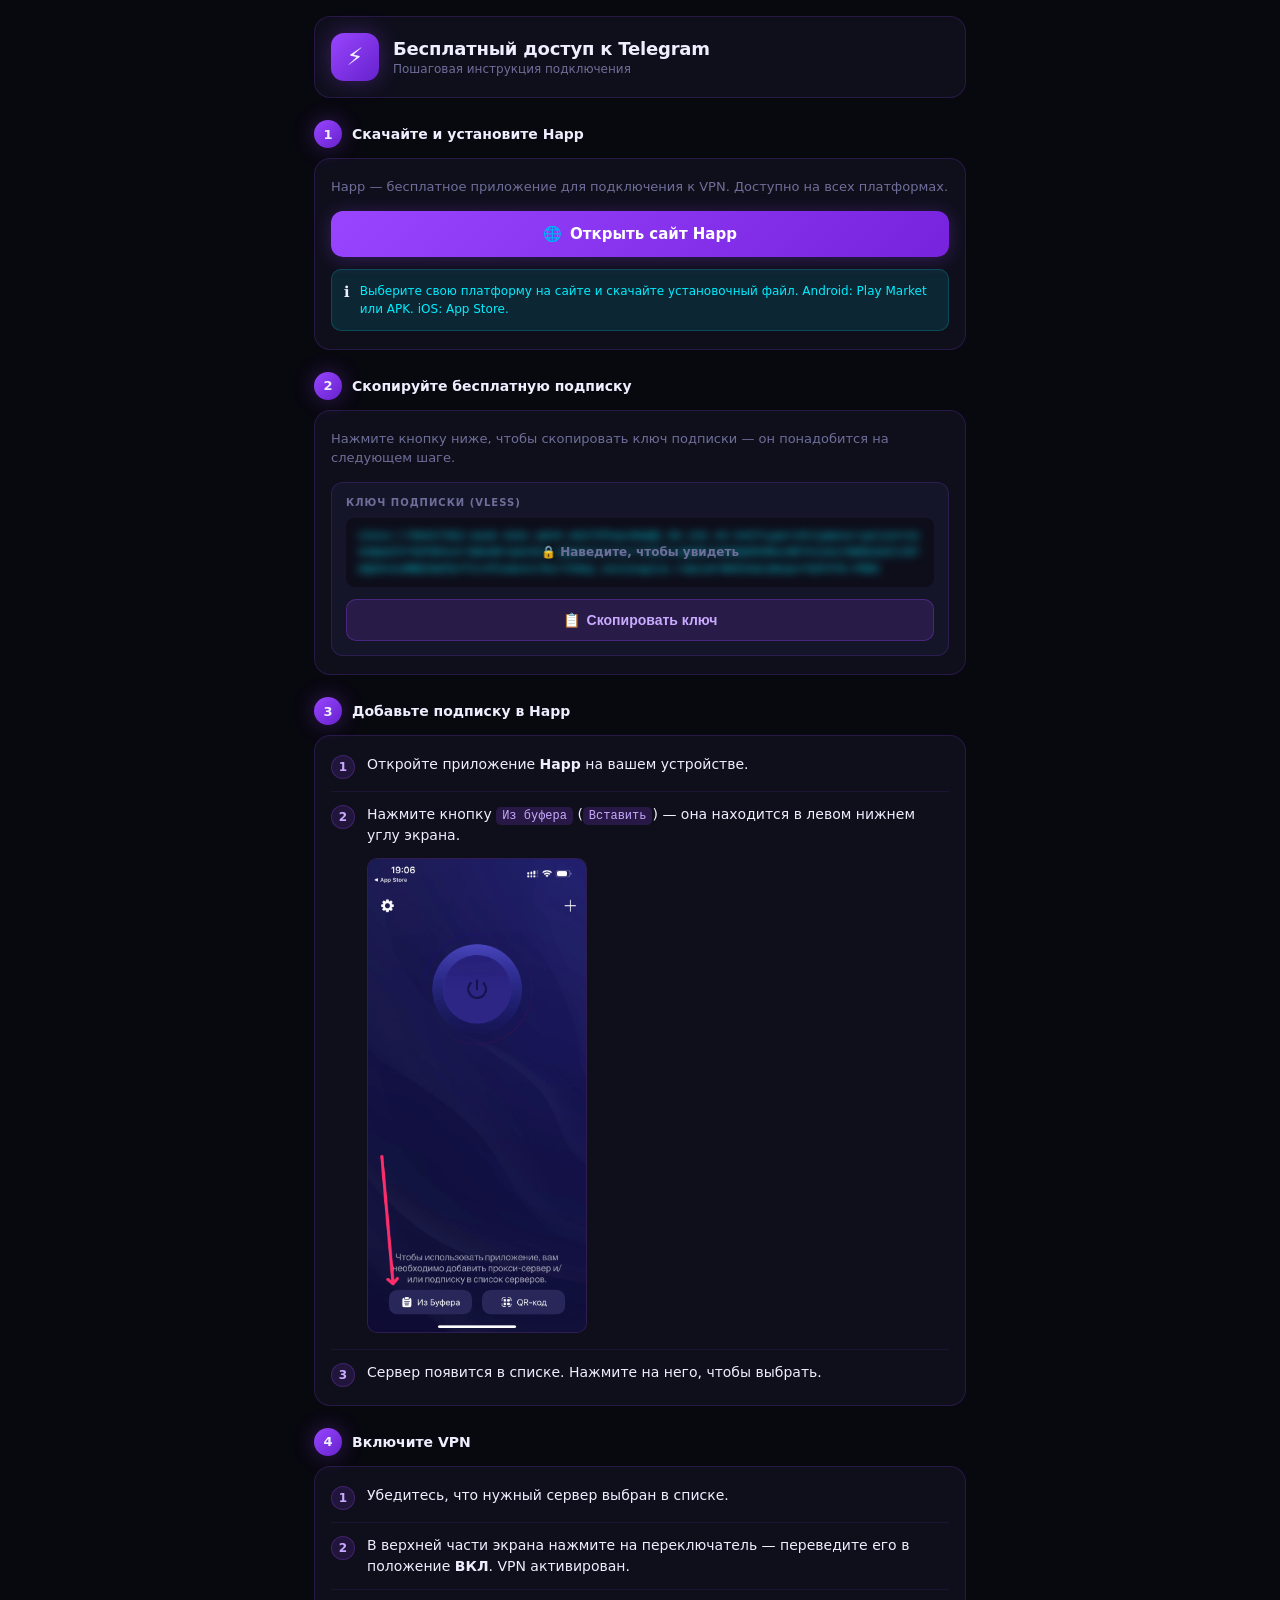
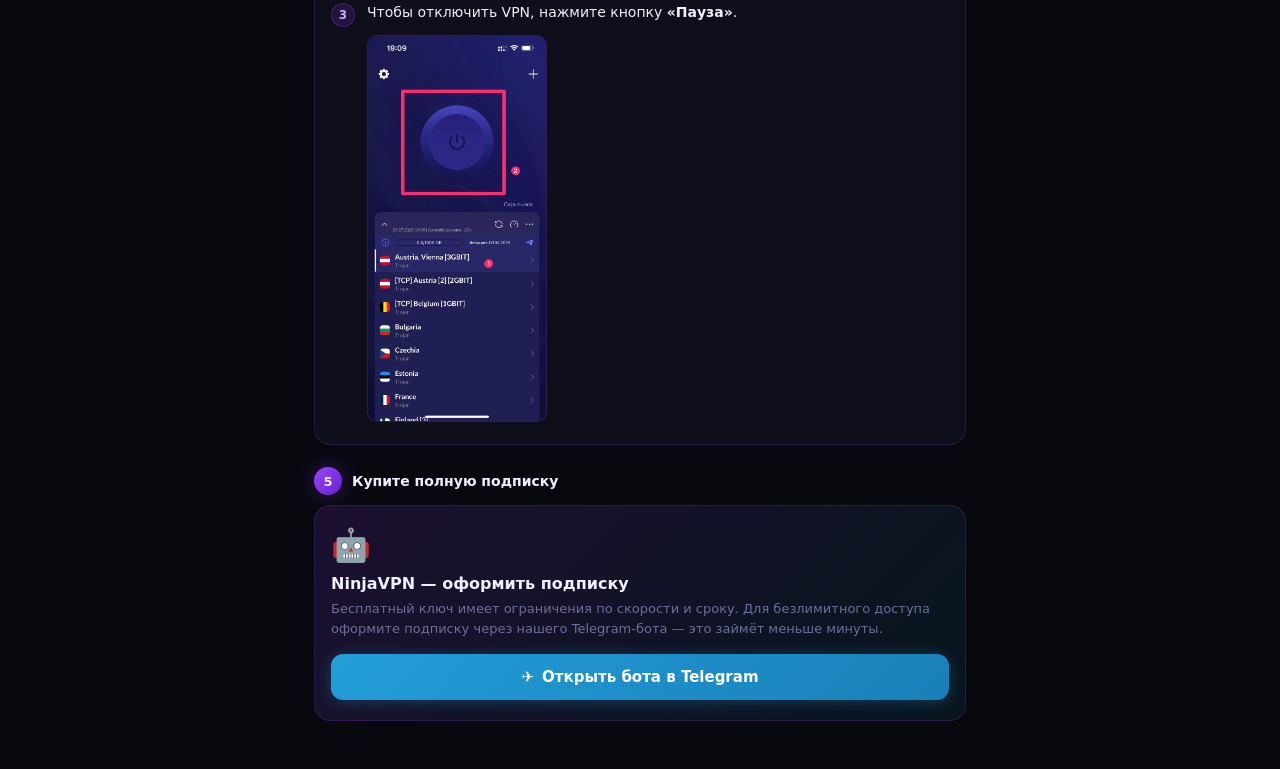
<file: index.html>
<!doctype html>
<html lang="ru">
<head>
  <meta charset="utf-8">
  <meta name="viewport" content="width=device-width,initial-scale=1,viewport-fit=cover">
  <meta name="referrer" content="no-referrer">
  <title>Бесплатный VPN — инструкция</title>

  <!-- Open Graph / превью при вставке ссылки -->
  <meta property="og:type"        content="website">
  <meta property="og:url"         content="https://vilyzo.github.io/ninjavpn/">
  <meta property="og:title"       content="Бесплатный доступ к Telegram — подключить за 1 минуту">
  <meta property="og:description" content="Пошаговая инструкция: скачайте Happ, вставьте бесплатный VLESS-ключ и включите VPN. Работает на iOS и Android.">
  <meta property="og:image"       content="https://vilyzo.github.io/ninjavpn/img/og-preview.jpg">
  <meta property="og:locale"      content="ru_RU">

  <!-- Twitter / Telegram использует og: теги, но на всякий случай -->
  <meta name="twitter:card"        content="summary_large_image">
  <meta name="twitter:title"       content="Бесплатный доступ к Telegram — подключить за 1 минуту">
  <meta name="twitter:description" content="Пошаговая инструкция: скачайте Happ, вставьте бесплатный VLESS-ключ и включите VPN.">
  <meta name="twitter:image"       content="https://vilyzo.github.io/ninjavpn/img/og-preview.jpg">
  <style>
    :root {
      --bg:      #08080f;
      --surface: #0f0f1c;
      --surf2:   #15152a;
      --border:  rgba(153,69,255,.18);
      --primary: #9945ff;
      --pglow:   0 0 22px rgba(153,69,255,.32);
      --pdim:    rgba(153,69,255,.14);
      --accent:  #00eeff;
      --adim:    rgba(0,238,255,.1);
      --text:    #eeeeff;
      --muted:   #6e6e9a;
      --green:   #00e096;
      --gdim:    rgba(0,224,150,.12);
      --r:       16px;
    }

    *, *::before, *::after { box-sizing: border-box; margin: 0; padding: 0; }

    html, body {
      background: var(--bg);
      color: var(--text);
      font-family: system-ui, -apple-system, Segoe UI, Roboto, Arial, sans-serif;
      -webkit-font-smoothing: antialiased;
      -webkit-tap-highlight-color: transparent;
    }

    .wrap {
      max-width: 680px;
      margin: 0 auto;
      padding: 16px 14px 48px;
    }

    /* ── Header ── */
    .header {
      display: flex;
      align-items: center;
      gap: 14px;
      background: var(--surface);
      border: 1px solid var(--border);
      border-radius: var(--r);
      padding: 16px;
      margin-bottom: 20px;
    }
    .logo {
      width: 48px; height: 48px;
      background: linear-gradient(135deg, #9945ff 0%, #6622cc 100%);
      border-radius: 13px;
      display: flex; align-items: center; justify-content: center;
      font-size: 24px;
      flex-shrink: 0;
      box-shadow: var(--pglow);
    }
    .header-text { flex: 1; min-width: 0; }
    .header-title { font-size: 18px; font-weight: 800; letter-spacing: -.2px; }
    .header-sub   { font-size: 12px; color: var(--muted); margin-top: 3px; }

    /* ── Step label ── */
    .step-label {
      display: flex;
      align-items: center;
      gap: 10px;
      margin: 22px 0 10px;
    }
    .step-num {
      width: 28px; height: 28px;
      border-radius: 50%;
      background: linear-gradient(135deg, #9945ff 0%, #6622cc 100%);
      display: flex; align-items: center; justify-content: center;
      font-size: 13px; font-weight: 800;
      flex-shrink: 0;
      box-shadow: var(--pglow);
    }
    .step-title { font-size: 14px; font-weight: 700; color: var(--text); }

    /* ── Card ── */
    .card {
      background: var(--surface);
      border: 1px solid var(--border);
      border-radius: var(--r);
      padding: 18px 16px;
    }
    .card + .card { margin-top: 10px; }

    .hint {
      font-size: 13px;
      color: var(--muted);
      line-height: 1.5;
      margin-bottom: 14px;
    }
    .hint:last-child { margin-bottom: 0; }

    /* ── Download button ── */
    .btn-dl {
      display: flex;
      align-items: center;
      justify-content: center;
      gap: 8px;
      background: linear-gradient(135deg, #9945ff 0%, #7722dd 100%);
      color: #fff;
      text-decoration: none;
      border-radius: 12px;
      padding: 14px 20px;
      font-size: 15px;
      font-weight: 700;
      box-shadow: 0 2px 18px rgba(153,69,255,.28);
      transition: opacity .14s, transform .1s;
    }
    .btn-dl:active { transform: scale(.97); opacity: .88; }

    /* ── Subscription block ── */
    .sub-block {
      background: var(--surf2);
      border: 1px solid var(--border);
      border-radius: 12px;
      padding: 14px;
    }
    .sub-label {
      font-size: 10px;
      font-weight: 700;
      color: var(--muted);
      text-transform: uppercase;
      letter-spacing: 1px;
      margin-bottom: 10px;
    }
    .sub-text-wrap {
      position: relative;
      overflow: hidden;
      border-radius: 8px;
      background: rgba(0,0,0,.35);
      padding: 10px 12px;
      margin-bottom: 12px;
      cursor: default;
      user-select: none;
    }
    .sub-text {
      font-size: 11px;
      font-family: monospace;
      color: var(--accent);
      word-break: break-all;
      line-height: 1.5;
      filter: blur(4px);
      transition: filter .2s;
      user-select: text;
      pointer-events: none;
    }
    .sub-text-wrap:hover .sub-text,
    .sub-text-wrap:focus-within .sub-text { filter: blur(0); }

    .sub-overlay {
      position: absolute;
      inset: 0;
      display: flex;
      align-items: center;
      justify-content: center;
      font-size: 12px;
      font-weight: 600;
      color: var(--muted);
      pointer-events: none;
      transition: opacity .2s;
      background: transparent;
    }
    .sub-text-wrap:hover .sub-overlay { opacity: 0; }

    .btn-copy {
      display: flex;
      align-items: center;
      justify-content: center;
      gap: 7px;
      width: 100%;
      background: var(--pdim);
      border: 1px solid rgba(153,69,255,.3);
      border-radius: 10px;
      color: #c9aaff;
      font-size: 14px;
      font-weight: 700;
      padding: 12px;
      cursor: pointer;
      transition: background .14s, transform .1s;
    }
    .btn-copy:active { background: rgba(153,69,255,.28); transform: scale(.98); }
    .btn-copy.ok { background: var(--gdim); border-color: rgba(0,224,150,.3); color: var(--green); }

    /* ── Instruction steps ── */
    .instr-step {
      display: flex;
      gap: 12px;
      padding: 12px 0;
      border-bottom: 1px solid rgba(153,69,255,.1);
    }
    .instr-step:last-child { border-bottom: none; padding-bottom: 0; }
    .instr-step:first-child { padding-top: 0; }

    .instr-num {
      width: 24px; height: 24px;
      border-radius: 50%;
      background: var(--pdim);
      border: 1px solid rgba(153,69,255,.25);
      display: flex; align-items: center; justify-content: center;
      font-size: 12px; font-weight: 700;
      color: #c9aaff;
      flex-shrink: 0;
      margin-top: 1px;
    }
    .instr-body { flex: 1; min-width: 0; }
    .instr-text {
      font-size: 14px;
      line-height: 1.5;
      color: var(--text);
    }
    .instr-text code {
      font-size: 12px;
      background: rgba(153,69,255,.18);
      color: #c9aaff;
      border-radius: 5px;
      padding: 2px 6px;
      font-family: monospace;
    }

    .img-wrap {
      margin-top: 12px;
      border-radius: 10px;
      overflow: hidden;
      background: var(--surf2);
      border: 1px solid var(--border);
      display: inline-block;
      max-width: 220px;
    }
    .img-wrap img {
      display: block;
      width: 100%;
      height: auto;
    }

    /* ── Final CTA ── */
    .cta-block {
      background: linear-gradient(135deg, rgba(153,69,255,.14) 0%, rgba(0,238,255,.06) 100%);
      border: 1px solid var(--border);
      border-radius: var(--r);
      padding: 20px 16px;
    }
    .cta-icon { font-size: 32px; margin-bottom: 10px; }
    .cta-title {
      font-size: 16px; font-weight: 800;
      margin-bottom: 6px;
    }
    .cta-desc {
      font-size: 13px;
      color: var(--muted);
      line-height: 1.5;
      margin-bottom: 16px;
    }
    .btn-bot {
      display: flex;
      align-items: center;
      justify-content: center;
      gap: 8px;
      background: linear-gradient(135deg, #229ED9 0%, #1a7fb8 100%);
      color: #fff;
      text-decoration: none;
      border-radius: 12px;
      padding: 14px 20px;
      font-size: 15px;
      font-weight: 700;
      box-shadow: 0 2px 16px rgba(34,158,217,.3);
      transition: opacity .14s, transform .1s;
    }
    .btn-bot:active { transform: scale(.97); opacity: .88; }

    /* ── Notice ── */
    .notice {
      display: flex;
      gap: 10px;
      background: var(--adim);
      border: 1px solid rgba(0,238,255,.18);
      border-radius: 10px;
      padding: 12px;
      margin-top: 12px;
    }
    .notice-icon { font-size: 15px; flex-shrink: 0; margin-top: 1px; }
    .notice-text { font-size: 12px; color: var(--accent); line-height: 1.5; }

    /* ── Divider ── */
    .divider {
      height: 1px;
      background: var(--border);
      margin: 14px 0;
    }
  </style>
</head>
<body>
<div class="wrap">

  <!-- Header -->
  <div class="header">
    <div class="logo">⚡</div>
    <div class="header-text">
      <div class="header-title">Бесплатный доступ к Telegram</div>
      <div class="header-sub">Пошаговая инструкция подключения</div>
    </div>
  </div>

  <!-- Step 1: Download Happ -->
  <div class="step-label">
    <div class="step-num">1</div>
    <div class="step-title">Скачайте и установите Happ</div>
  </div>
  <div class="card">
    <p class="hint">Happ — бесплатное приложение для подключения к VPN. Доступно на всех платформах.</p>
    <a class="btn-dl" href="https://www.happ.su/main/ru" target="_blank" rel="noopener">
      <span>🌐</span>
      <span>Открыть сайт Happ</span>
    </a>
    <div class="notice" style="margin-top:12px">
      <span class="notice-icon">ℹ️</span>
      <span class="notice-text">Выберите свою платформу на сайте и скачайте установочный файл. Android: Play Market или APK. iOS: App Store.</span>
    </div>
  </div>

  <!-- Step 2: Subscription -->
  <div class="step-label">
    <div class="step-num">2</div>
    <div class="step-title">Скопируйте бесплатную подписку</div>
  </div>
  <div class="card">
    <p class="hint">Нажмите кнопку ниже, чтобы скопировать ключ подписки — он понадобится на следующем шаге.</p>
    <div class="sub-block">
      <div class="sub-label">Ключ подписки (VLESS)</div>
      <div class="sub-text-wrap" title="Наведите, чтобы увидеть">
        <div class="sub-text" id="subText">vless://094272b3-ea1b-432c-a844-e6275feac69e@2.56.242.44:443?type=xhttp&encryption=none&path=%2F&host=&mode=packet-up&security=reality&pbk=k6GOpEOURuLND7e12ait9W8aIwItl8TUQSXn1uMBECE&fp=firefox&sni=birthday.oncologica.ru&sid=9b534a13&spx=%2F#TG-FREE</div>
        <div class="sub-overlay">🔒 Наведите, чтобы увидеть</div>
      </div>
      <button class="btn-copy" id="copyBtn" type="button">
        <span>📋</span>
        <span id="copyLabel">Скопировать ключ</span>
      </button>
    </div>
  </div>

  <!-- Step 3: Add to app -->
  <div class="step-label">
    <div class="step-num">3</div>
    <div class="step-title">Добавьте подписку в Happ</div>
  </div>
  <div class="card">
    <div class="instr-step">
      <div class="instr-num">1</div>
      <div class="instr-body">
        <div class="instr-text">Откройте приложение <strong>Happ</strong> на вашем устройстве.</div>
      </div>
    </div>
    <div class="instr-step">
      <div class="instr-num">2</div>
      <div class="instr-body">
        <div class="instr-text">
          Нажмите кнопку <code>Из буфера</code> (<code>Вставить</code>) — она находится в левом нижнем углу экрана.
        </div>
        <div class="img-wrap" style="margin-top:12px">
          <img src="img/install/ios/happ/ios_happ_step_1.webp" alt="Кнопка Из буфера в Happ" loading="lazy">
        </div>
      </div>
    </div>
    <div class="instr-step">
      <div class="instr-num">3</div>
      <div class="instr-body">
        <div class="instr-text">Сервер появится в списке. Нажмите на него, чтобы выбрать.</div>
      </div>
    </div>
  </div>

  <!-- Step 4: Enable VPN -->
  <div class="step-label">
    <div class="step-num">4</div>
    <div class="step-title">Включите VPN</div>
  </div>
  <div class="card">
    <div class="instr-step">
      <div class="instr-num">1</div>
      <div class="instr-body">
        <div class="instr-text">Убедитесь, что нужный сервер выбран в списке.</div>
      </div>
    </div>
    <div class="instr-step">
      <div class="instr-num">2</div>
      <div class="instr-body">
        <div class="instr-text">В верхней части экрана нажмите на переключатель — переведите его в положение <strong>ВКЛ</strong>. VPN активирован.</div>
      </div>
    </div>
    <div class="instr-step">
      <div class="instr-num">3</div>
      <div class="instr-body">
        <div class="instr-text">Чтобы отключить VPN, нажмите кнопку <strong>«Пауза»</strong>.</div>
        <div class="img-wrap" style="margin-top:12px; max-width:180px">
          <img src="assets/images/ios_happ_step_2-7b54c99772db80fa924ab985b76c19bf.jpg" alt="Переключатель VPN в Happ" loading="lazy">
        </div>
      </div>
    </div>
  </div>

  <!-- Step 5: Buy subscription -->
  <div class="step-label">
    <div class="step-num">5</div>
    <div class="step-title">Купите полную подписку</div>
  </div>
  <div class="cta-block">
    <div class="cta-icon">🤖</div>
    <div class="cta-title">NinjaVPN — оформить подписку</div>
    <div class="cta-desc">
      Бесплатный ключ имеет ограничения по скорости и сроку. Для безлимитного доступа оформите подписку через нашего Telegram-бота — это займёт меньше минуты.
    </div>
    <a class="btn-bot" href="https://t.me/NetNinjaVPN_bot" target="_blank" rel="noopener">
      <span>✈️</span>
      <span>Открыть бота в Telegram</span>
    </a>
  </div>

</div>

<script>
  const VLESS = document.getElementById("subText").textContent.trim();

  async function copyToClipboard(text) {
    try {
      await navigator.clipboard.writeText(text);
      return true;
    } catch {
      try {
        const ta = document.createElement("textarea");
        ta.value = text;
        ta.style.cssText = "position:fixed;left:-9999px;top:-9999px;opacity:0";
        document.body.appendChild(ta);
        ta.focus();
        ta.select();
        const ok = document.execCommand("copy");
        document.body.removeChild(ta);
        return ok;
      } catch {
        return false;
      }
    }
  }

  document.getElementById("copyBtn").addEventListener("click", async () => {
    const btn = document.getElementById("copyBtn");
    const label = document.getElementById("copyLabel");
    const ok = await copyToClipboard(VLESS);
    if (ok) {
      btn.classList.add("ok");
      label.textContent = "Скопировано!";
      setTimeout(() => {
        btn.classList.remove("ok");
        label.textContent = "Скопировать ключ";
      }, 2500);
    }
  });
</script>
</body>
</html>
</file>
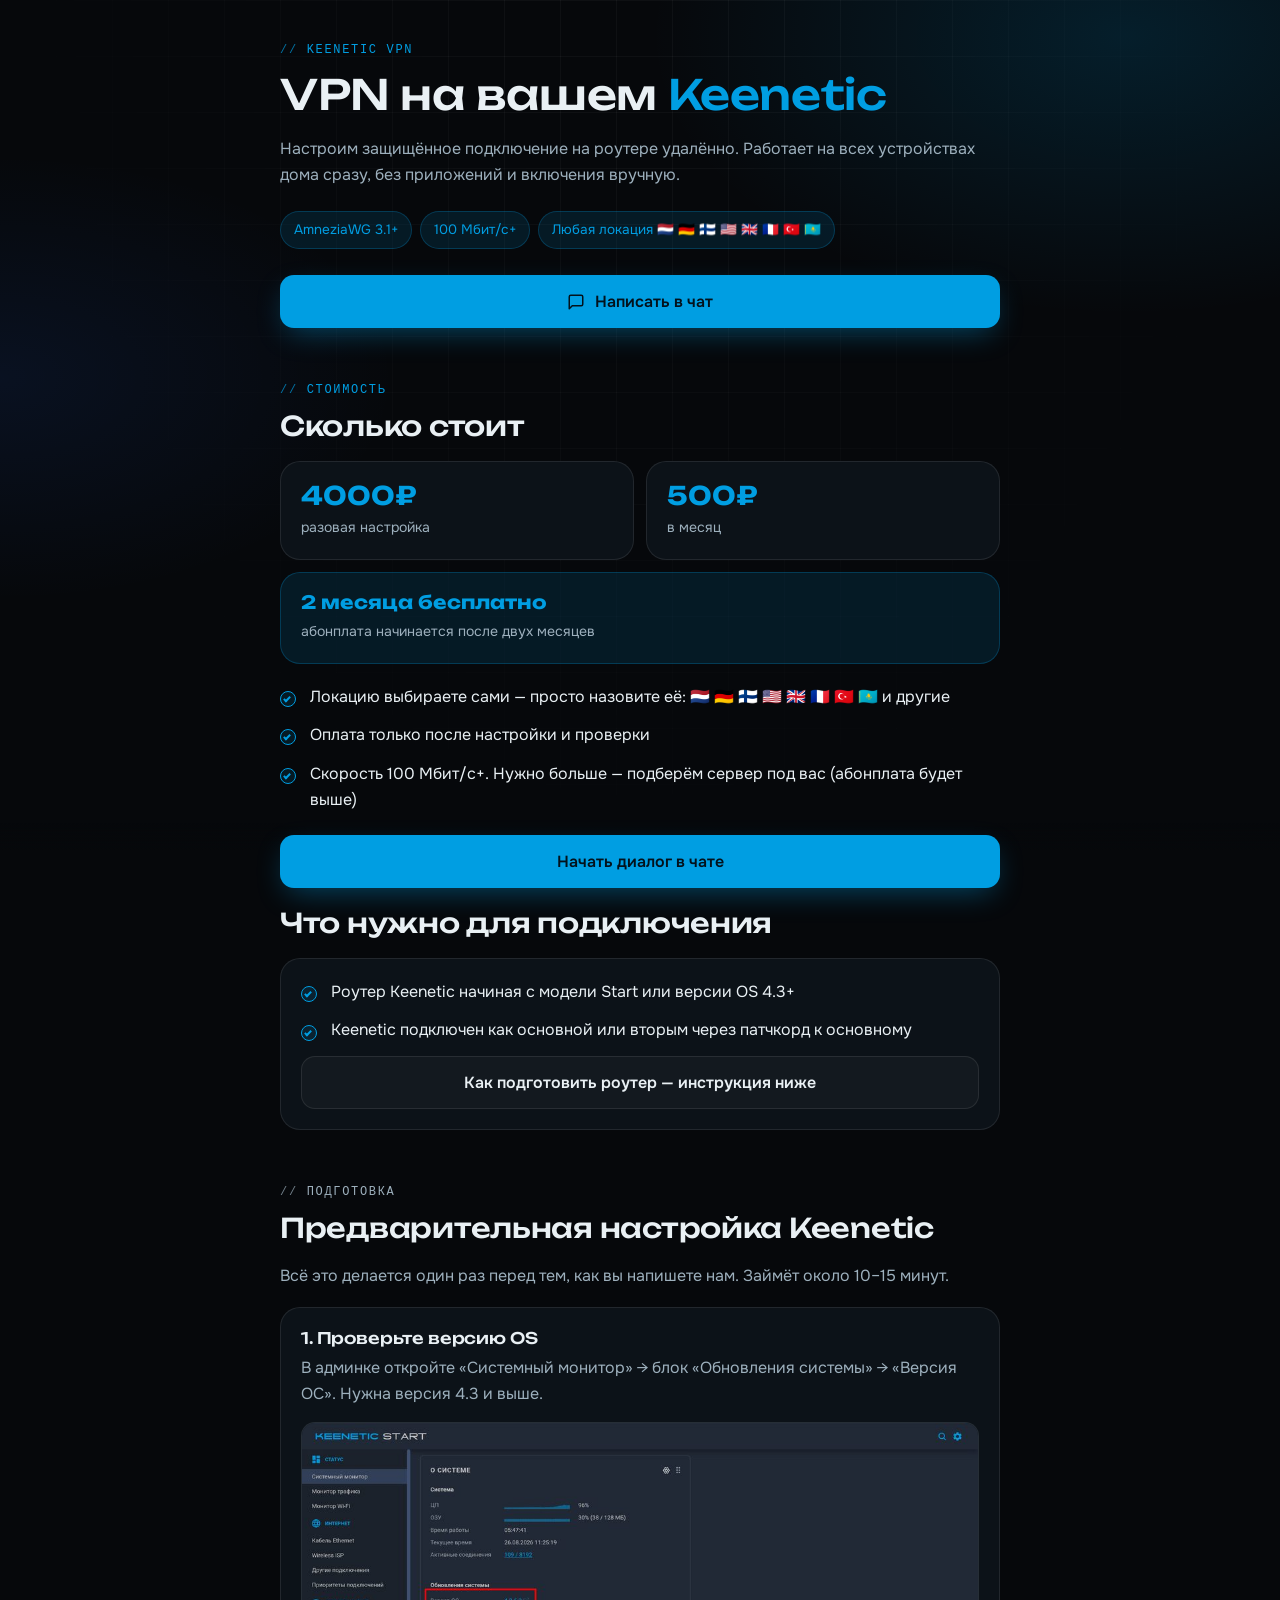
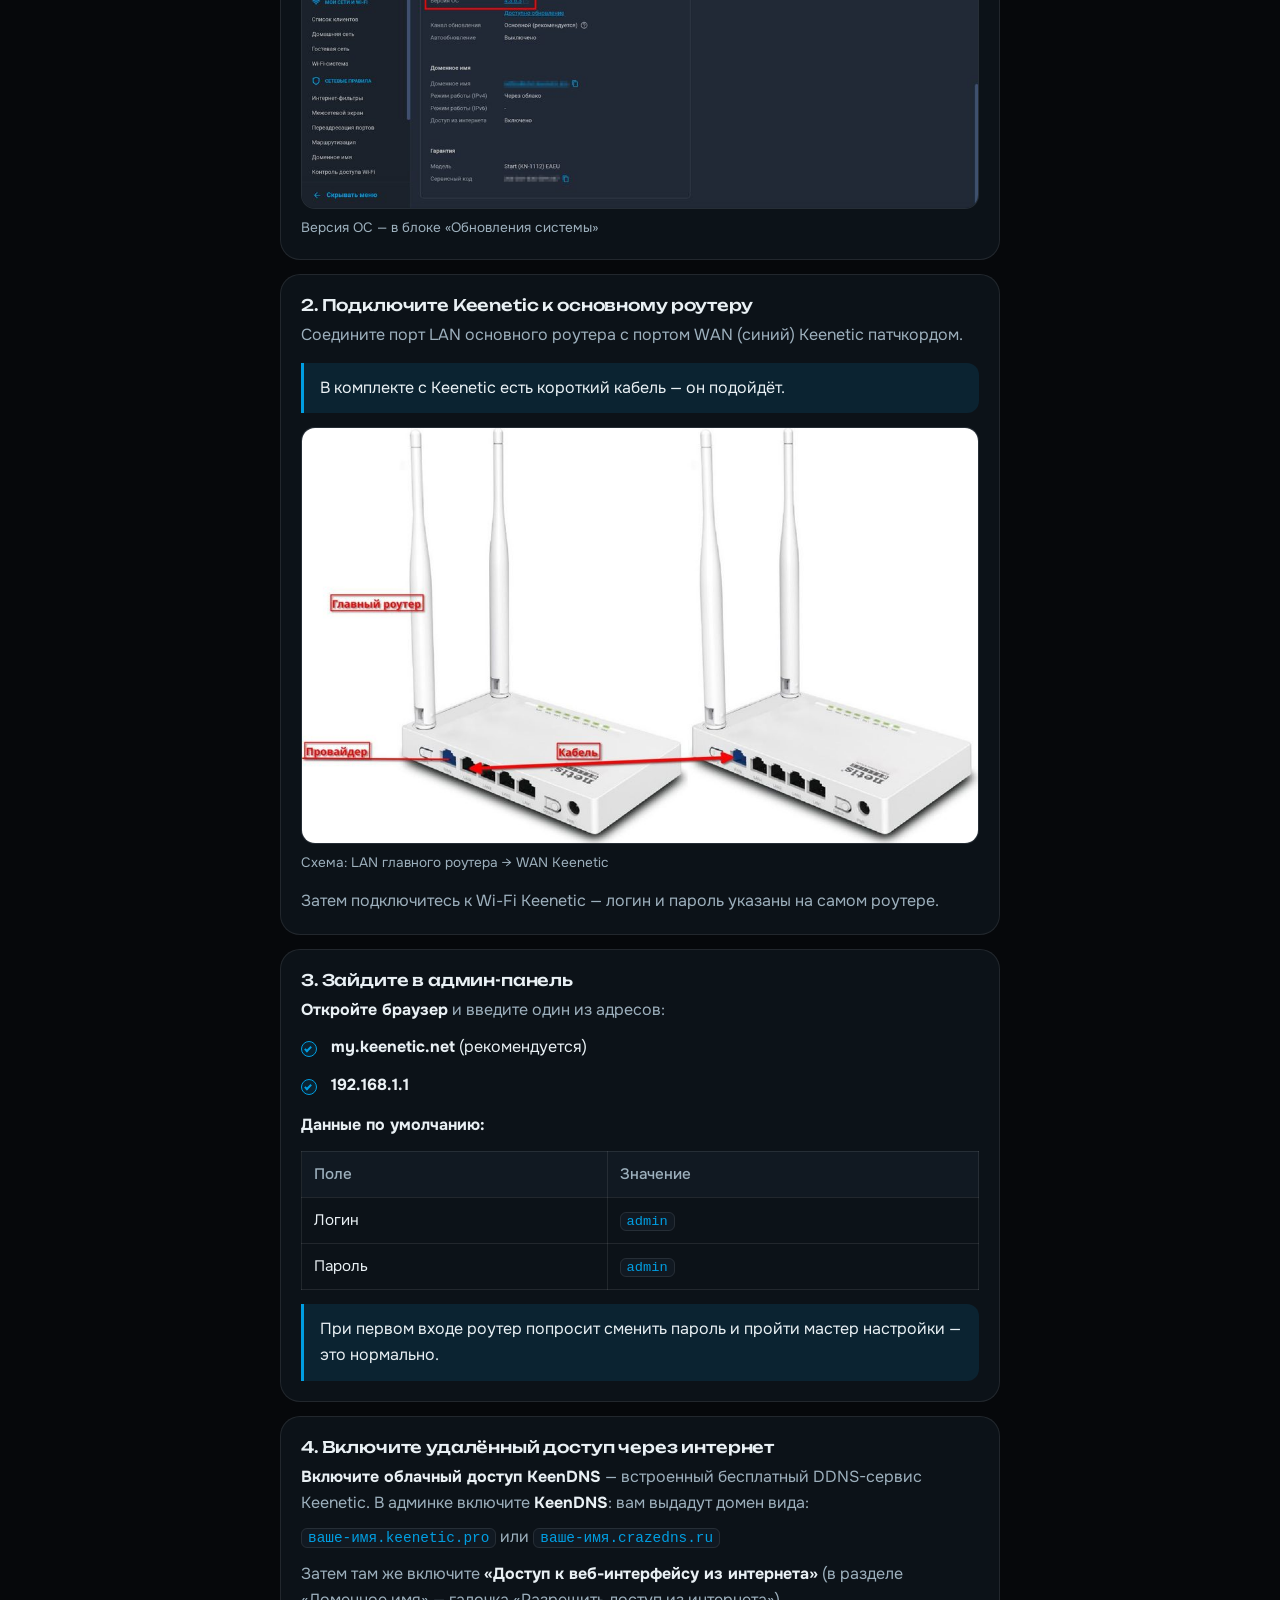
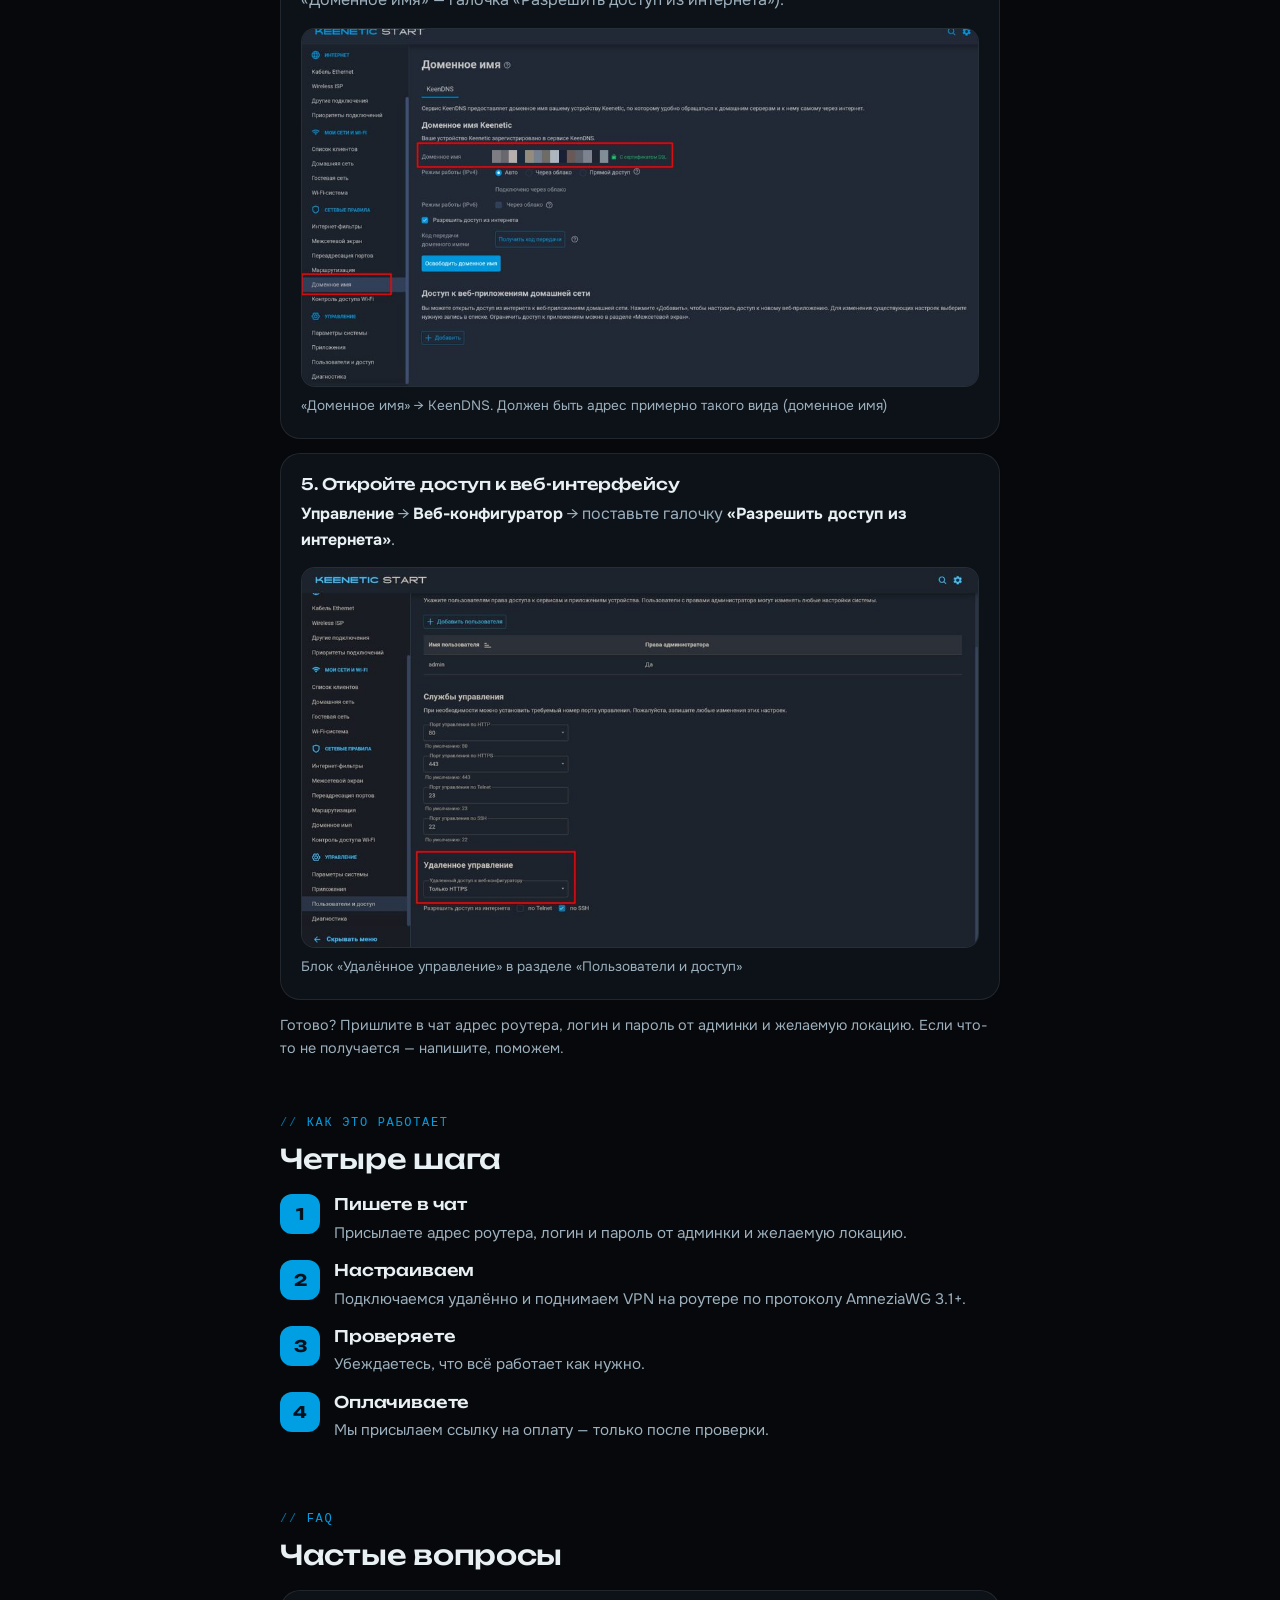
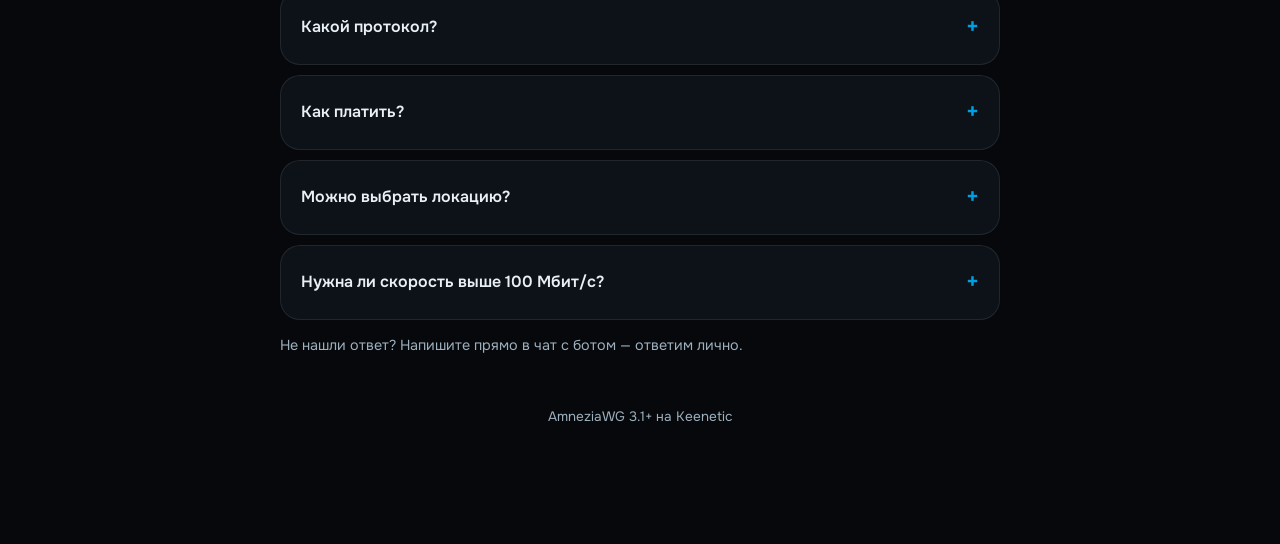
<file: vpn/index.html>
<!DOCTYPE html>
<html lang="ru">
<head>
<meta charset="utf-8">
<meta name="viewport" content="width=device-width, initial-scale=1, viewport-fit=cover">
<title>VPN на ваш Keenetic</title>
<meta name="description" content="Настройка AmneziaWG 3.1+ VPN на роутере Keenetic. Настройка 5000 ₽, 500 ₽ в месяц, 2 месяца бесплатно. Оплата после проверки.">
<meta name="theme-color" content="#06080b">
<link rel="icon" href="data:image/svg+xml,%3Csvg xmlns='http://www.w3.org/2000/svg' viewBox='0 0 100 100'%3E%3Ctext y='.9em' font-size='90'%3E🔒%3C/text%3E%3C/svg%3E">
<script src="https://telegram.org/js/telegram-web-app.js"></script>
<link rel="preconnect" href="https://fonts.googleapis.com">
<link rel="preconnect" href="https://fonts.gstatic.com" crossorigin>
<link href="https://fonts.googleapis.com/css2?family=Unbounded:wght@500;700&family=Onest:wght@400;500;600&display=swap" rel="stylesheet">
<style>
:root{
  --bg:#06080b; --surface:#0c1218; --surface-2:#111922;
  --line:rgba(255,255,255,.09); --text:#e9f0f4; --muted:#9db0bd;
  --accent:#009ee2; --accent-ink:#03121c; --accent-soft:rgba(0,158,226,.12);
  --radius:20px;
  --font-display:'Unbounded',system-ui,sans-serif;
  --font-body:'Onest',system-ui,-apple-system,'Segoe UI',sans-serif;
}
*,*::before,*::after{box-sizing:border-box}
*{margin:0}
html{scroll-behavior:smooth;-webkit-text-size-adjust:100%}
body{background:var(--bg);color:var(--text);font:400 1rem/1.65 var(--font-body);overflow-x:hidden;-webkit-font-smoothing:antialiased;padding-bottom:calc(96px + env(safe-area-inset-bottom))}
a{color:var(--accent)}
ul,ol{padding:0;list-style:none}
:focus-visible{outline:3px solid var(--accent);outline-offset:3px;border-radius:6px}
.bg{position:fixed;inset:0;z-index:-1;pointer-events:none;background:
  radial-gradient(60% 50% at 88% 4%,rgba(0,158,226,.15),transparent 62%),
  radial-gradient(50% 40% at 0% 42%,rgba(40,110,255,.09),transparent 62%),
  var(--bg)}
.bg::after{content:"";position:absolute;inset:0;background-image:linear-gradient(rgba(255,255,255,.035) 1px,transparent 1px),linear-gradient(90deg,rgba(255,255,255,.035) 1px,transparent 1px);background-size:56px 56px;-webkit-mask-image:radial-gradient(ellipse at 50% 0,#000 15%,transparent 72%);mask-image:radial-gradient(ellipse at 50% 0,#000 15%,transparent 72%)}
.wrap{width:min(720px,100% - 32px);margin-inline:auto}
section{padding-block:28px}
.eyebrow{font:500 .75rem/1 ui-monospace,Menlo,monospace;letter-spacing:.14em;text-transform:uppercase;color:var(--accent);margin-bottom:14px}
.eyebrow::before{content:"// ";opacity:.7}
h1,h2,h3{font-family:var(--font-display);font-weight:500;line-height:1.2;letter-spacing:-.01em;overflow-wrap:break-word}
h1{font-size:clamp(1.7rem,7vw,2.6rem)}
h2{font-size:clamp(1.25rem,5vw,1.7rem);margin-bottom:18px}
h3{font-size:1rem;line-height:1.3;margin-bottom:6px}
.lead{color:var(--muted);margin-top:16px}
.hero{padding-top:44px}
.hero h1 span{color:var(--accent)}
.chips{display:flex;flex-wrap:wrap;gap:8px;margin-top:22px}
.chip{font-size:.85rem;padding:7px 13px;border-radius:999px;background:var(--accent-soft);border:1px solid rgba(0,158,226,.25);color:var(--accent)}

.btn{display:flex;align-items:center;justify-content:center;gap:10px;padding:16px 24px;border-radius:14px;font:600 1rem/1.2 var(--font-body);text-decoration:none;border:1px solid transparent;cursor:pointer;width:100%;transition:transform .2s,box-shadow .2s}
.btn--primary{background:var(--accent);color:var(--accent-ink);box-shadow:0 10px 30px -8px rgba(0,158,226,.45)}
.btn--primary:active{transform:scale(.98)}
.btn--ghost{background:rgba(255,255,255,.03);border-color:var(--line);color:var(--text)}
.btn svg{width:18px;height:18px;stroke:currentColor;fill:none;stroke-width:2;stroke-linecap:round;stroke-linejoin:round}
.hero .btn{margin-top:26px}

.card{background:var(--surface);border:1px solid var(--line);border-radius:var(--radius);padding:20px}
.grid{display:grid;gap:12px}
.price{display:grid;grid-template-columns:1fr 1fr;gap:12px}
.price .card{text-align:left}
.price b{display:block;font:700 1.6rem/1.1 var(--font-display);color:var(--accent);margin-bottom:6px}
.price small{color:var(--muted);font-size:.88rem;display:block}
.price .wide{grid-column:1/-1;background:var(--accent-soft);border-color:rgba(0,158,226,.25)}
.price .wide b{font-size:1.15rem}

.list li{position:relative;padding-left:30px;margin-bottom:12px;color:var(--text)}
.list li::before{content:"";position:absolute;left:0;top:.45em;width:16px;height:16px;border-radius:50%;background:var(--accent-soft);border:1px solid var(--accent)}
.list li::after{content:"";position:absolute;left:5px;top:calc(.45em + 4px);width:4px;height:7px;border:solid var(--accent);border-width:0 2px 2px 0;transform:rotate(45deg)}

.steps{counter-reset:s}
.steps li{counter-increment:s;display:grid;grid-template-columns:40px 1fr;gap:14px;margin-bottom:14px}
.steps li::before{content:counter(s);display:grid;place-items:center;width:40px;height:40px;border-radius:12px;background:var(--accent);color:var(--accent-ink);font:700 1rem var(--font-display)}
.steps p{color:var(--muted);font-size:.95rem}

details.card{padding:0;margin-bottom:10px}
details summary{list-style:none;cursor:pointer;padding:18px 20px;font-weight:600;display:flex;justify-content:space-between;gap:12px;align-items:center}
details summary::-webkit-details-marker{display:none}
details summary::after{content:"+";font-size:1.4rem;color:var(--accent);transition:transform .2s}
details[open] summary::after{transform:rotate(45deg)}
details .body{padding:0 20px 18px;color:var(--muted)}
.note{margin-top:14px;color:var(--muted);font-size:.9rem}


figure{margin:14px 0 0}
figure img{display:block;width:100%;height:auto;border-radius:14px;border:1px solid var(--line);background:var(--surface-2)}
figcaption{color:var(--muted);font-size:.85rem;margin-top:8px}
.setup .card{margin-bottom:14px}
.setup p{color:var(--muted)}
.setup p b,.setup li b{color:var(--text)}
.setup .list{margin-top:10px}
code{font:500 .9em ui-monospace,Menlo,monospace;background:var(--surface-2);border:1px solid var(--line);border-radius:6px;padding:1px 6px;color:var(--accent);overflow-wrap:anywhere}
table{width:100%;border-collapse:collapse;margin-top:12px;font-size:.95rem}
th,td{text-align:left;padding:10px 12px;border:1px solid var(--line)}
th{background:var(--surface-2);color:var(--muted);font-weight:500}
.quote{margin-top:14px;padding:12px 16px;border-left:3px solid var(--accent);background:var(--accent-soft);border-radius:0 12px 12px 0;color:var(--text)!important}

.dock{position:fixed;left:0;right:0;bottom:0;padding:12px 16px calc(12px + env(safe-area-inset-bottom));background:linear-gradient(transparent,var(--bg) 35%);z-index:10}
.dock .btn{max-width:720px;margin-inline:auto}
footer{padding:20px 0;color:var(--muted);font-size:.85rem;text-align:center}
figure img{cursor:zoom-in}
.lb{position:fixed;inset:0;z-index:100;background:rgba(0,0,0,.92);display:none;overflow:auto;-webkit-overflow-scrolling:touch}
.lb.open{display:block}
.lb-inner{min-height:100%;display:flex;align-items:center;justify-content:center;padding:56px 8px 24px}
.lb img{display:block;width:100%;max-width:1024px;height:auto;border-radius:10px;cursor:zoom-in}
.lb.zoom .lb-inner{display:block;width:max-content;min-width:100%}
.lb.zoom img{width:220vw;max-width:none;cursor:zoom-out}
.lb-close{position:fixed;top:10px;right:12px;z-index:101;width:44px;height:44px;border-radius:50%;border:1px solid var(--line);background:var(--surface);color:var(--text);font-size:1.5rem;line-height:1;cursor:pointer}
@media (prefers-reduced-motion:reduce){*{transition:none!important;scroll-behavior:auto!important}}
</style>
</head>
<body>
<div class="bg" aria-hidden="true"></div>

<main class="wrap">
  <section class="hero">
    <p class="eyebrow">Keenetic VPN</p>
    <h1>VPN на вашем <span>Keenetic</span></h1>
    <p class="lead">Настроим защищённое подключение на роутере удалённо. Работает на всех устройствах дома сразу, без приложений и включения вручную.</p>
    <div class="chips">
      <span class="chip">AmneziaWG 3.1+</span>
      <span class="chip">100 Мбит/с+</span>
      <span class="chip">Любая локация 🇳🇱 🇩🇪 🇫🇮 🇺🇸 🇬🇧 🇫🇷 🇹🇷 🇰🇿</span>
    </div>
    <button class="btn btn--primary js-chat" type="button">
      <svg viewBox="0 0 24 24" aria-hidden="true"><path d="M21 15a2 2 0 0 1-2 2H7l-4 4V5a2 2 0 0 1 2-2h14a2 2 0 0 1 2 2z"/></svg>
      Написать в чат
    </button>
  </section>

  <section id="price">
    <p class="eyebrow">Стоимость</p>
    <h2>Сколько стоит</h2>
    <div class="price">
      <div class="card"><b>4000₽</b><small>разовая настройка</small></div>
      <div class="card"><b>500₽</b><small>в месяц</small></div>
      <div class="card wide"><b>2 месяца бесплатно</b><small>абонплата начинается после двух месяцев</small></div>
    </div>
    <ul class="list" style="margin-top:20px">
      <li>Локацию выбираете сами — просто назовите её: 🇳🇱 🇩🇪 🇫🇮 🇺🇸 🇬🇧 🇫🇷 🇹🇷 🇰🇿 и другие</li>
      <li>Оплата только после настройки и проверки</li>
      <li>Скорость 100 Мбит/с+. Нужно больше — подберём сервер под вас (абонплата будет выше)</li>
    </ul>
  </section>

  <section id="need">
    <p class="eyebrow">Требования</p>
    <h2>Что нужно для подключения</h2>
    <div class="card">
      <ul class="list">
        <li>Роутер Keenetic начиная с модели Start или версии OS 4.3+</li>
        <li>Keenetic подключен как основной или вторым через патчкорд к основному</li>
      </ul>
      <a class="btn btn--ghost" style="margin-top:8px" href="#setup">Как подготовить роутер — инструкция ниже</a>
    </div>
  </section>

  <section id="setup" class="setup">
    <p class="eyebrow">Подготовка</p>
    <h2>Предварительная настройка Keenetic</h2>
    <p style="margin-bottom:18px">Всё это делается один раз перед тем, как вы напишете нам. Займёт около 10–15 минут.</p>

    <div class="card">
      <h3>1. Проверьте версию OS</h3>
      <p>В админке откройте «Системный монитор» → блок «Обновления системы» → «Версия ОС». Нужна версия 4.3 и выше.</p>
      <figure><img src="img/step1.jpg" width="1024" height="584" loading="lazy" alt="Системный монитор Keenetic, версия ОС выделена красной рамкой"><figcaption>Версия ОС — в блоке «Обновления системы»</figcaption></figure>
    </div>

    <div class="card">
      <h3>2. Подключите Keenetic к основному роутеру</h3>
      <p>Соедините порт LAN основного роутера с портом WAN (синий) Keenetic патчкордом.</p>
      <p class="quote">В комплекте с Keenetic есть короткий кабель — он подойдёт.</p>
      <figure><img src="img/step2.jpg" width="1024" height="628" loading="lazy" alt="Схема: кабель из LAN-порта главного роутера в WAN-порт второго роутера"><figcaption>Схема: LAN главного роутера → WAN Keenetic</figcaption></figure>
      <p style="margin-top:14px">Затем подключитесь к Wi-Fi Keenetic — логин и пароль указаны на самом роутере.</p>
    </div>

    <div class="card">
      <h3>3. Зайдите в админ-панель</h3>
      <p><b>Откройте браузер</b> и введите один из адресов:</p>
      <ul class="list">
        <li><b>my.keenetic.net</b> (рекомендуется)</li>
        <li><b>192.168.1.1</b></li>
      </ul>
      <p style="margin-top:14px"><b>Данные по умолчанию:</b></p>
      <table>
        <thead><tr><th>Поле</th><th>Значение</th></tr></thead>
        <tbody>
          <tr><td>Логин</td><td><code>admin</code></td></tr>
          <tr><td>Пароль</td><td><code>admin</code></td></tr>
        </tbody>
      </table>
      <p class="quote">При первом входе роутер попросит сменить пароль и пройти мастер настройки — это нормально.</p>
    </div>

    <div class="card">
      <h3>4. Включите удалённый доступ через интернет</h3>
      <p><b>Включите облачный доступ KeenDNS</b> — встроенный бесплатный DDNS-сервис Keenetic. В админке включите <b>KeenDNS</b>: вам выдадут домен вида:</p>
      <p style="margin-top:8px"><code>ваше-имя.keenetic.pro</code> или <code>ваше-имя.crazedns.ru</code></p>
      <p style="margin-top:10px">Затем там же включите <b>«Доступ к веб-интерфейсу из интернета»</b> (в разделе «Доменное имя» — галочка «Разрешить доступ из интернета»).</p>
      <figure><img src="img/step3.jpg" width="1024" height="542" loading="lazy" alt="Раздел «Доменное имя» в Keenetic, поле с доменным именем выделено"><figcaption>«Доменное имя» → KeenDNS. Должен быть адрес примерно такого вида (доменное имя)</figcaption></figure>
    </div>

    <div class="card">
      <h3>5. Откройте доступ к веб-интерфейсу</h3>
      <p><b>Управление</b> → <b>Веб-конфигуратор</b> → поставьте галочку <b>«Разрешить доступ из интернета»</b>.</p>
      <figure><img src="img/step4.jpg" width="1024" height="574" loading="lazy" alt="Раздел «Пользователи и доступ», блок «Удалённое управление» выделен красной рамкой"><figcaption>Блок «Удалённое управление» в разделе «Пользователи и доступ»</figcaption></figure>
    </div>

    <p class="note">Готово? Пришлите в чат адрес роутера, логин и пароль от админки и желаемую локацию. Если что-то не получается — напишите, поможем.</p>
  </section>

  <section id="steps">
    <p class="eyebrow">Как это работает</p>
    <h2>Четыре шага</h2>
    <ol class="steps">
      <li><div><h3>Пишете в чат</h3><p>Присылаете адрес роутера, логин и пароль от админки и желаемую локацию.</p></div></li>
      <li><div><h3>Настраиваем</h3><p>Подключаемся удалённо и поднимаем VPN на роутере по протоколу AmneziaWG 3.1+.</p></div></li>
      <li><div><h3>Проверяете</h3><p>Убеждаетесь, что всё работает как нужно.</p></div></li>
      <li><div><h3>Оплачиваете</h3><p>Мы присылаем ссылку на оплату — только после проверки.</p></div></li>
    </ol>
  </section>

  <section id="faq">
    <p class="eyebrow">FAQ</p>
    <h2>Частые вопросы</h2>
    <details class="card"><summary>Какой протокол?</summary>
      <div class="body">AmneziaWG версии 3.1+ — модифицированный WireGuard. Работает по UDP, имеет шифрование и устойчив к блокировкам.</div></details>
    <details class="card"><summary>Как платить?</summary>
      <div class="body">По СБП или криптовалютой через платёжную систему <a href="https://platega.io" target="_blank" rel="noopener">platega.io</a>. Пришлём ссылку на оплату после настройки и проверки.</div></details>
    <details class="card"><summary>Можно выбрать локацию?</summary>
      <div class="body">Да, называете любую нужную — сервер подберём под неё. Популярные: 🇳🇱 🇩🇪 🇫🇮 🇺🇸 🇬🇧 🇫🇷 🇹🇷 🇰🇿.</div></details>
    <details class="card"><summary>Нужна ли скорость выше 100 Мбит/с?</summary>
      <div class="body">Можно подобрать сервер под ваши задачи, ежемесячный платёж в этом случае будет больше.</div></details>
    <p class="note">Не нашли ответ? Напишите прямо в чат с ботом — ответим лично.</p>
  </section>

  <footer>AmneziaWG 3.1+ на Keenetic</footer>
</main>

<div class="dock">
  <button class="btn btn--primary js-chat" type="button">Начать диалог в чате</button>
</div>

<script>
(function(){
  var tg = window.Telegram && window.Telegram.WebApp;
  if (tg) {
    try { tg.ready(); tg.expand(); tg.setHeaderColor('#06080b'); tg.setBackgroundColor('#06080b'); } catch(e){}
  }
  // Увеличение картинок инструкции: тап — открыть, тап по картинке — приблизить, × / фон / Esc — закрыть
  var lb = document.createElement('div');
  lb.className = 'lb'; lb.setAttribute('role','dialog'); lb.setAttribute('aria-modal','true');
  lb.innerHTML = '<button class="lb-close" type="button" aria-label="Закрыть">×</button><div class="lb-inner"><img alt=""></div>';
  document.body.appendChild(lb);
  var lbImg = lb.querySelector('img');
  function closeLb(){ lb.classList.remove('open','zoom'); document.body.style.overflow=''; }
  document.querySelectorAll('figure img').forEach(function(im){
    im.addEventListener('click', function(){
      lbImg.src = im.currentSrc || im.src; lbImg.alt = im.alt;
      lb.scrollTop = 0; lb.scrollLeft = 0;
      lb.classList.add('open'); document.body.style.overflow='hidden';
    });
  });
  lbImg.addEventListener('click', function(e){ e.stopPropagation(); lb.classList.toggle('zoom'); });
  lb.addEventListener('click', closeLb);
  document.addEventListener('keydown', function(e){ if (e.key === 'Escape') closeLb(); });
  // Кнопки «Написать» ведут в личный чат по прямой ссылке
  var WRITE_URL = 'https://t.me/vpn_ken_bot_direct?direct';
  document.querySelectorAll('.js-chat').forEach(function(b){
    b.addEventListener('click', function(){
      if (tg && tg.openTelegramLink) { tg.openTelegramLink(WRITE_URL); }
      else { window.open(WRITE_URL, '_blank', 'noopener'); }
    });
  });
})();
</script>
</body>
</html>
</file>
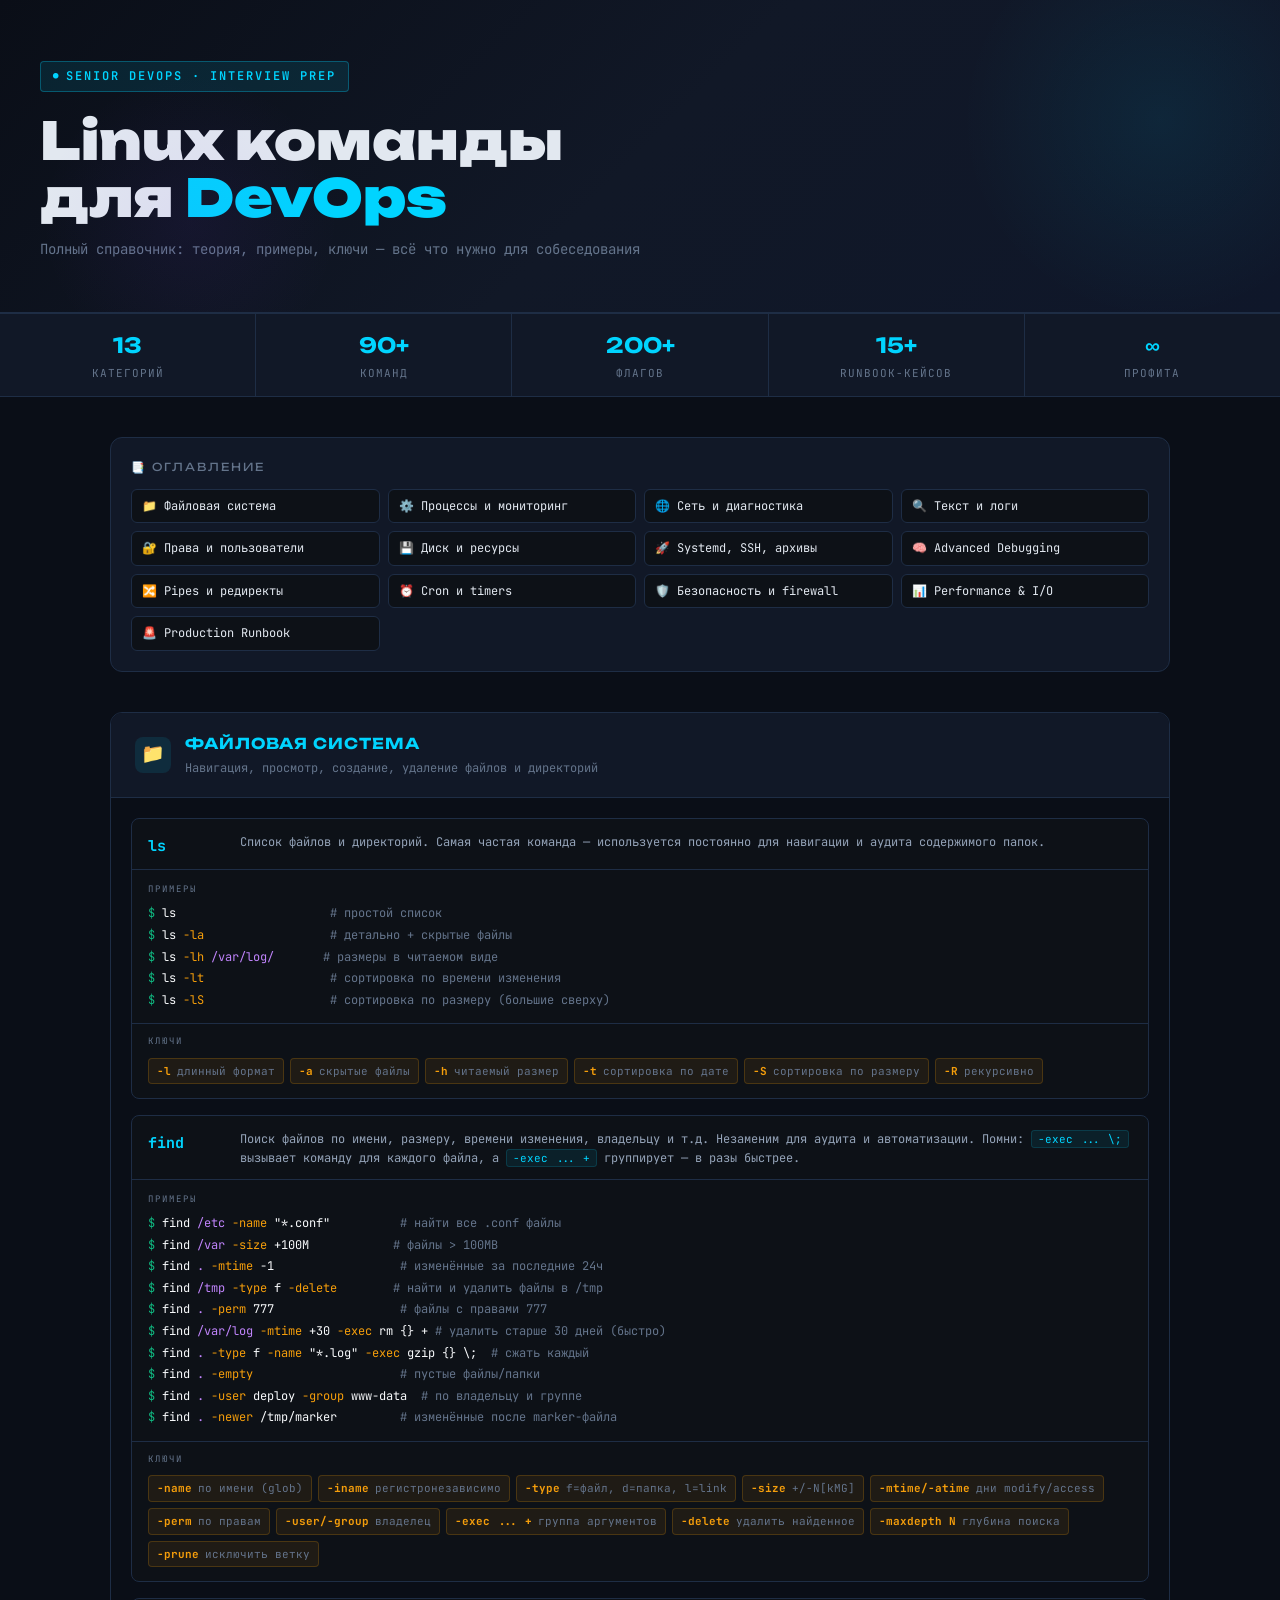
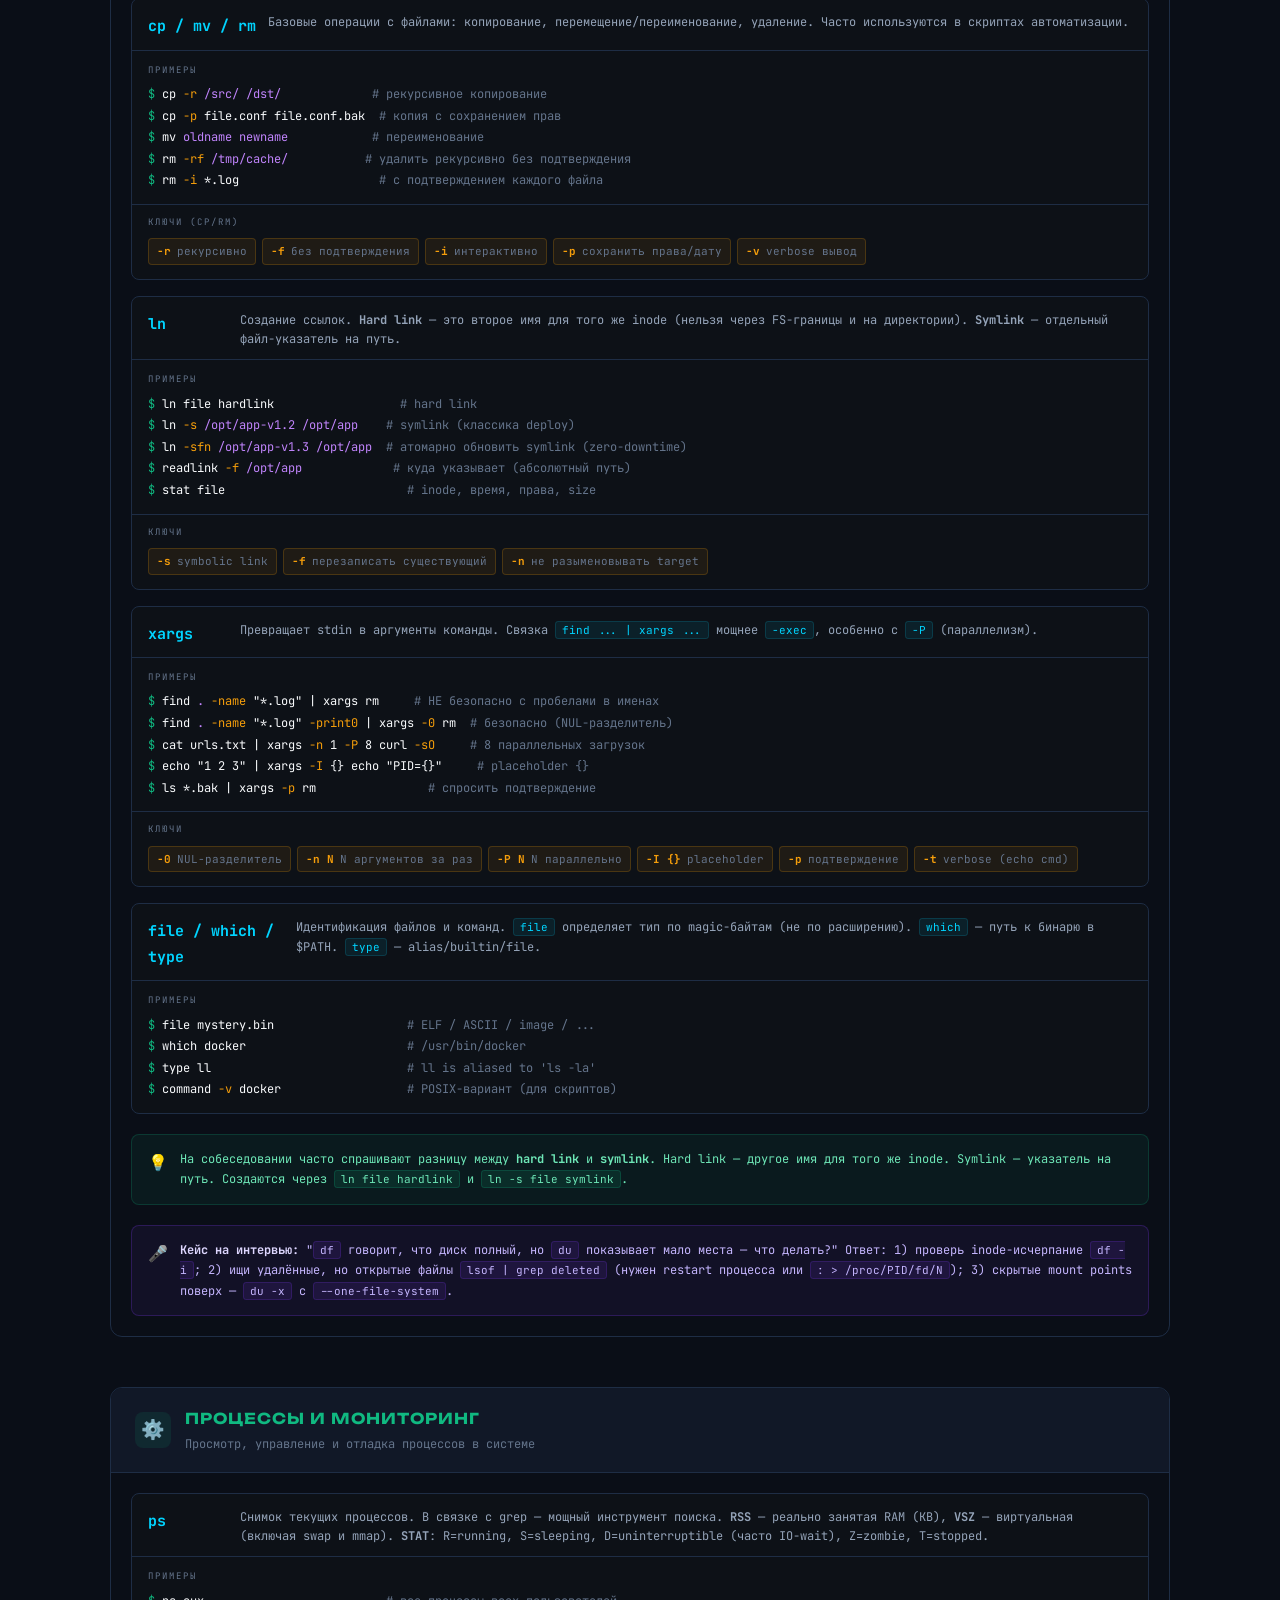
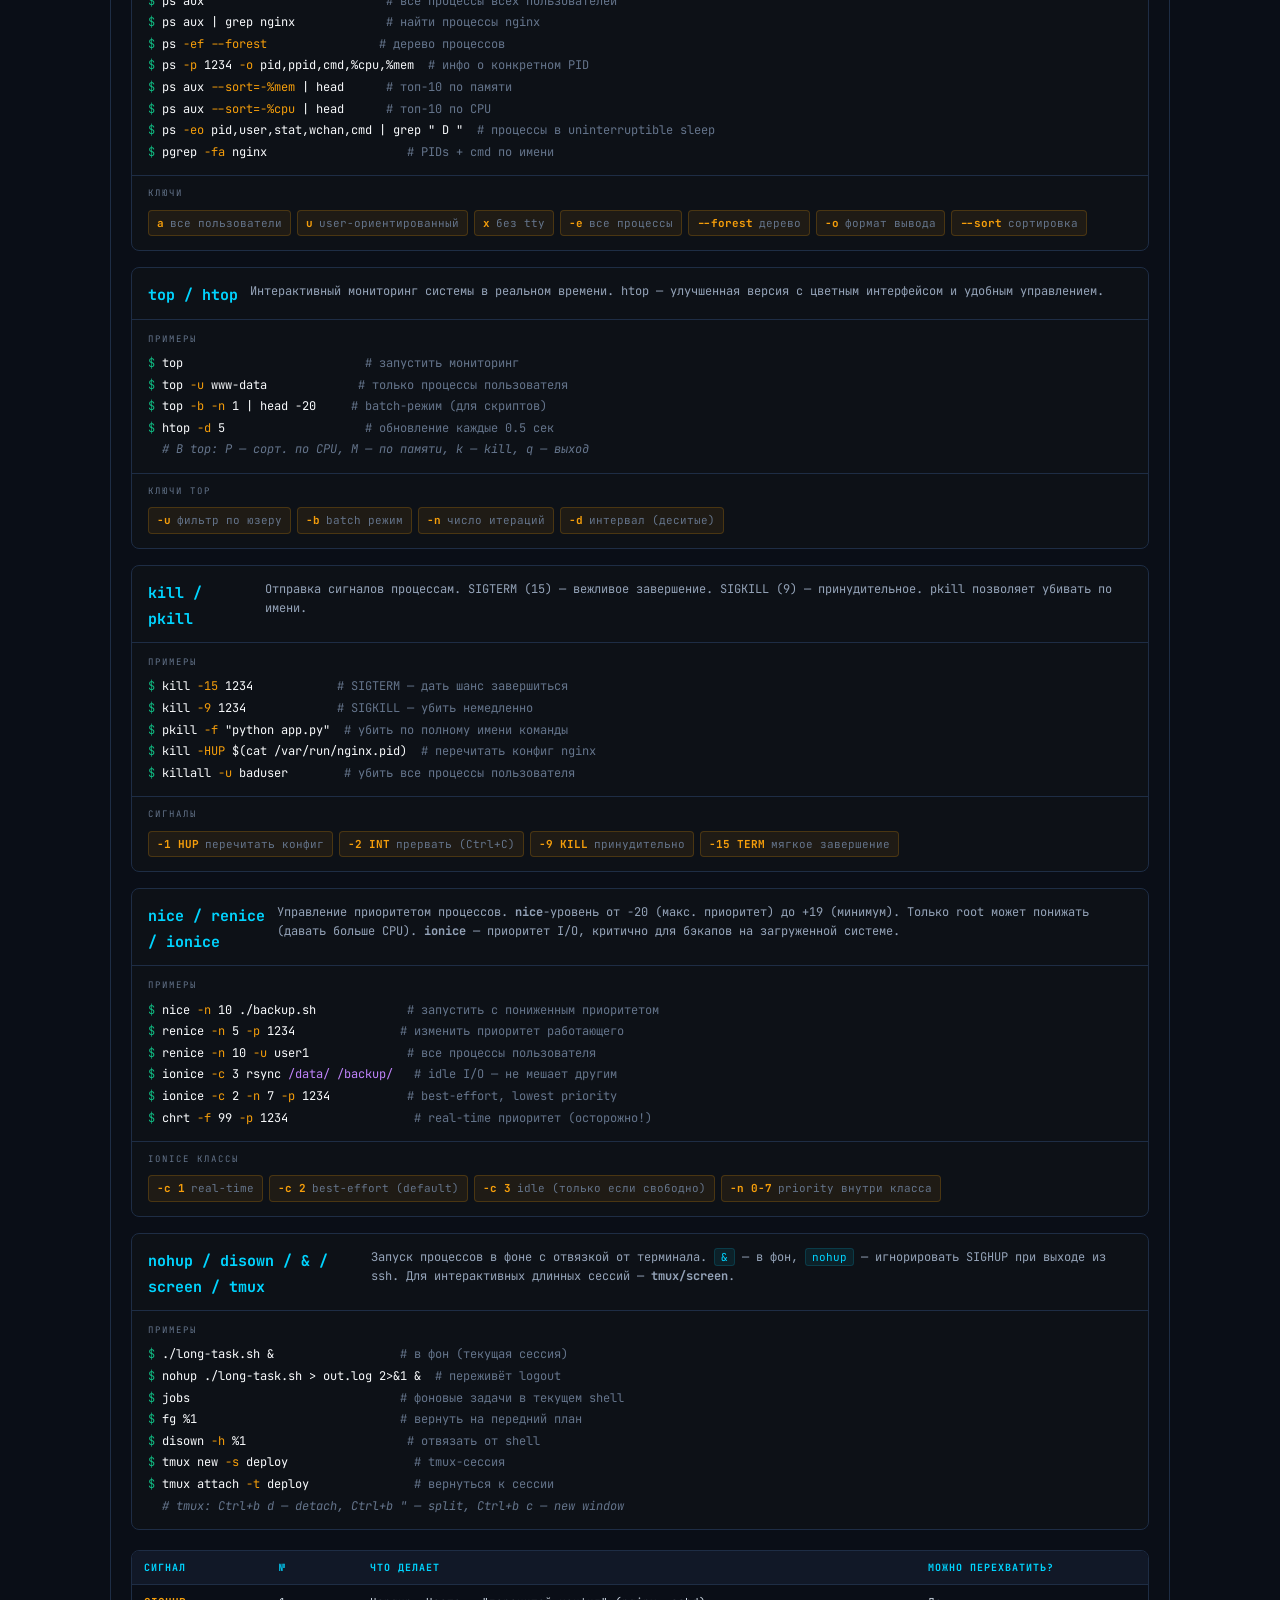
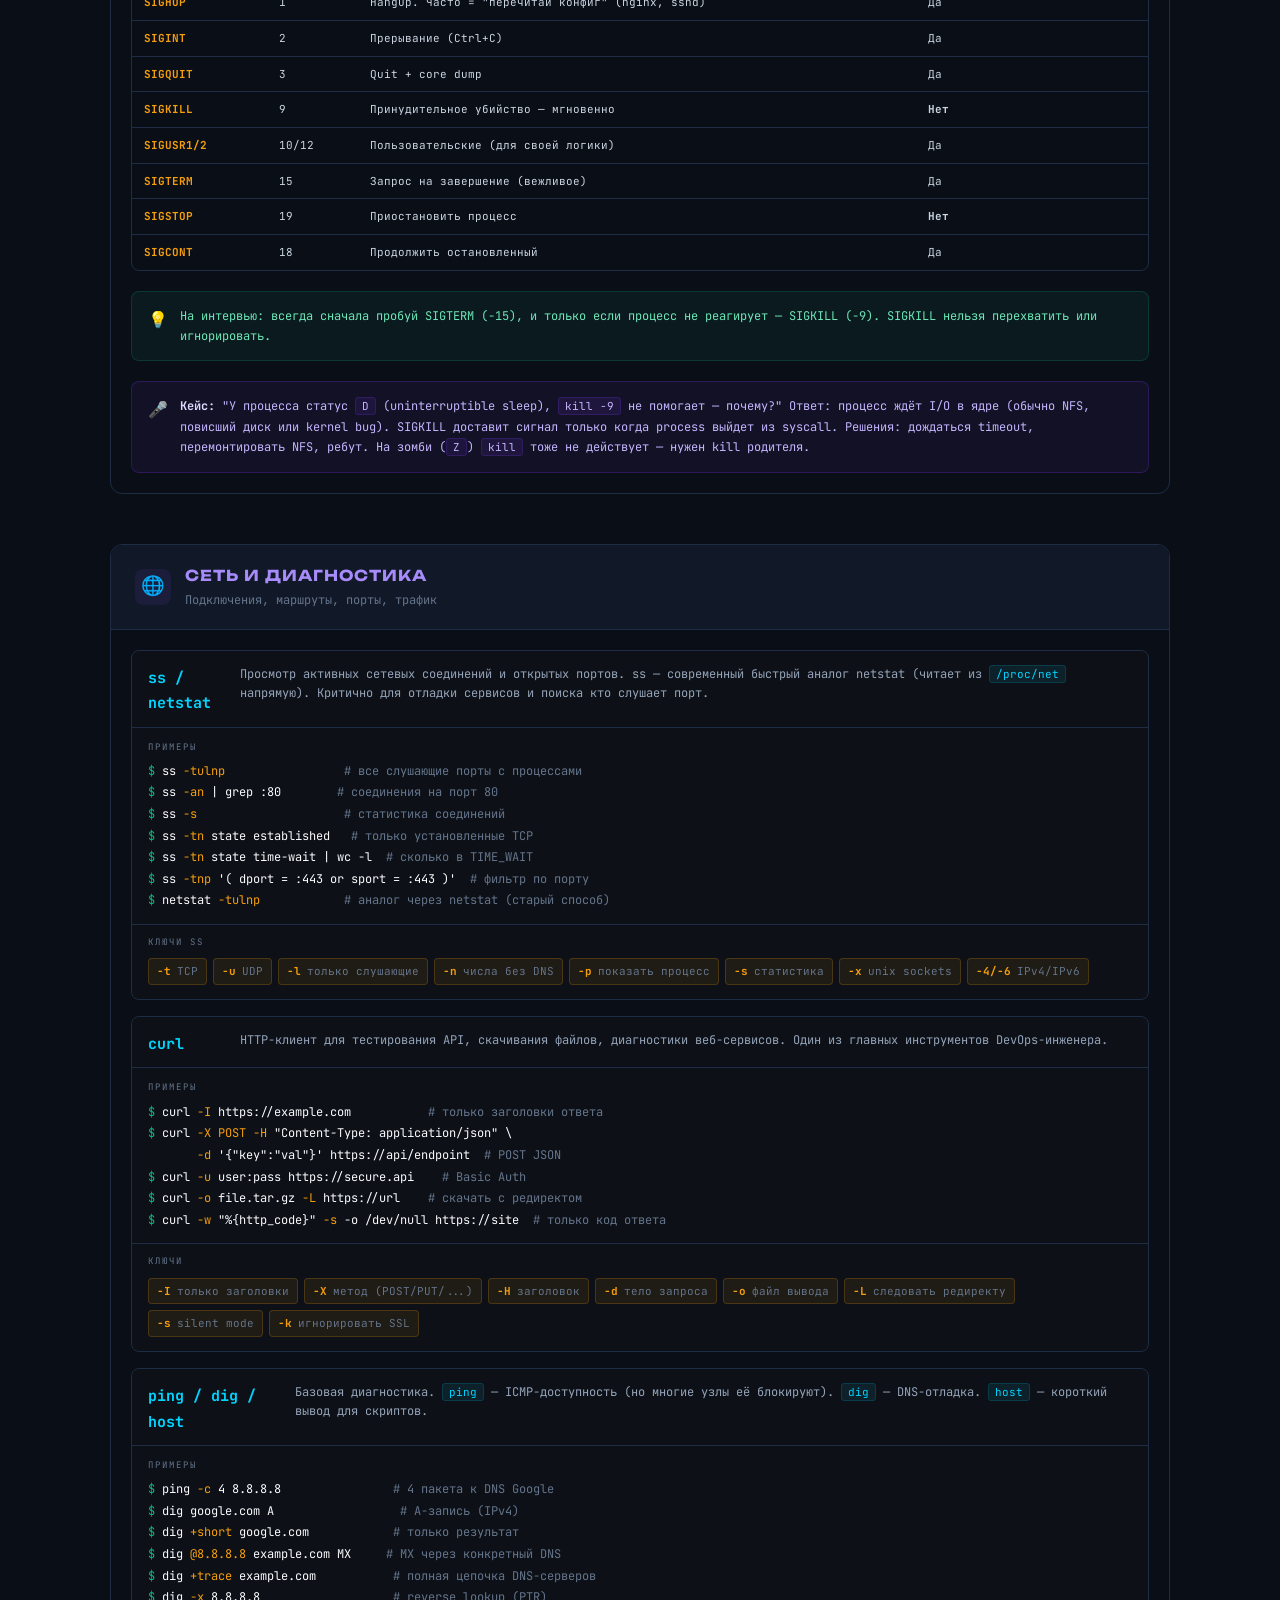
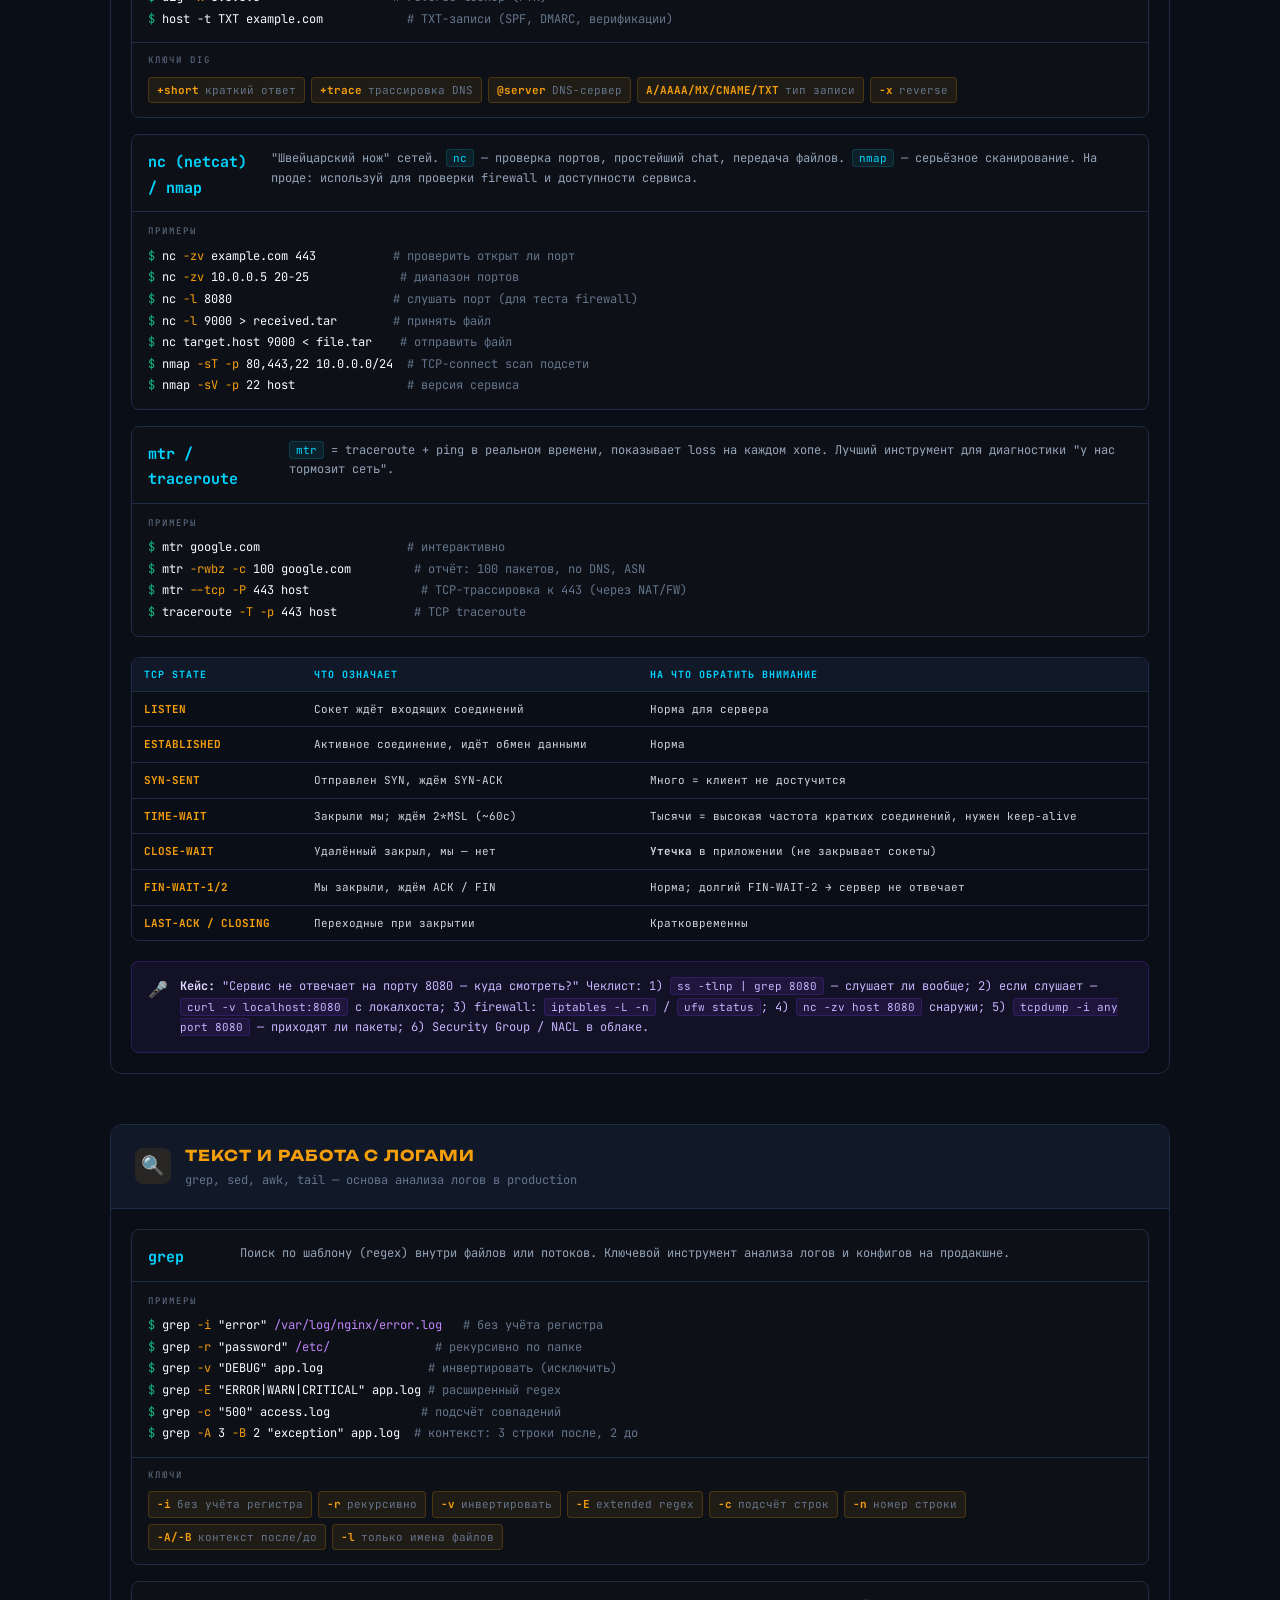
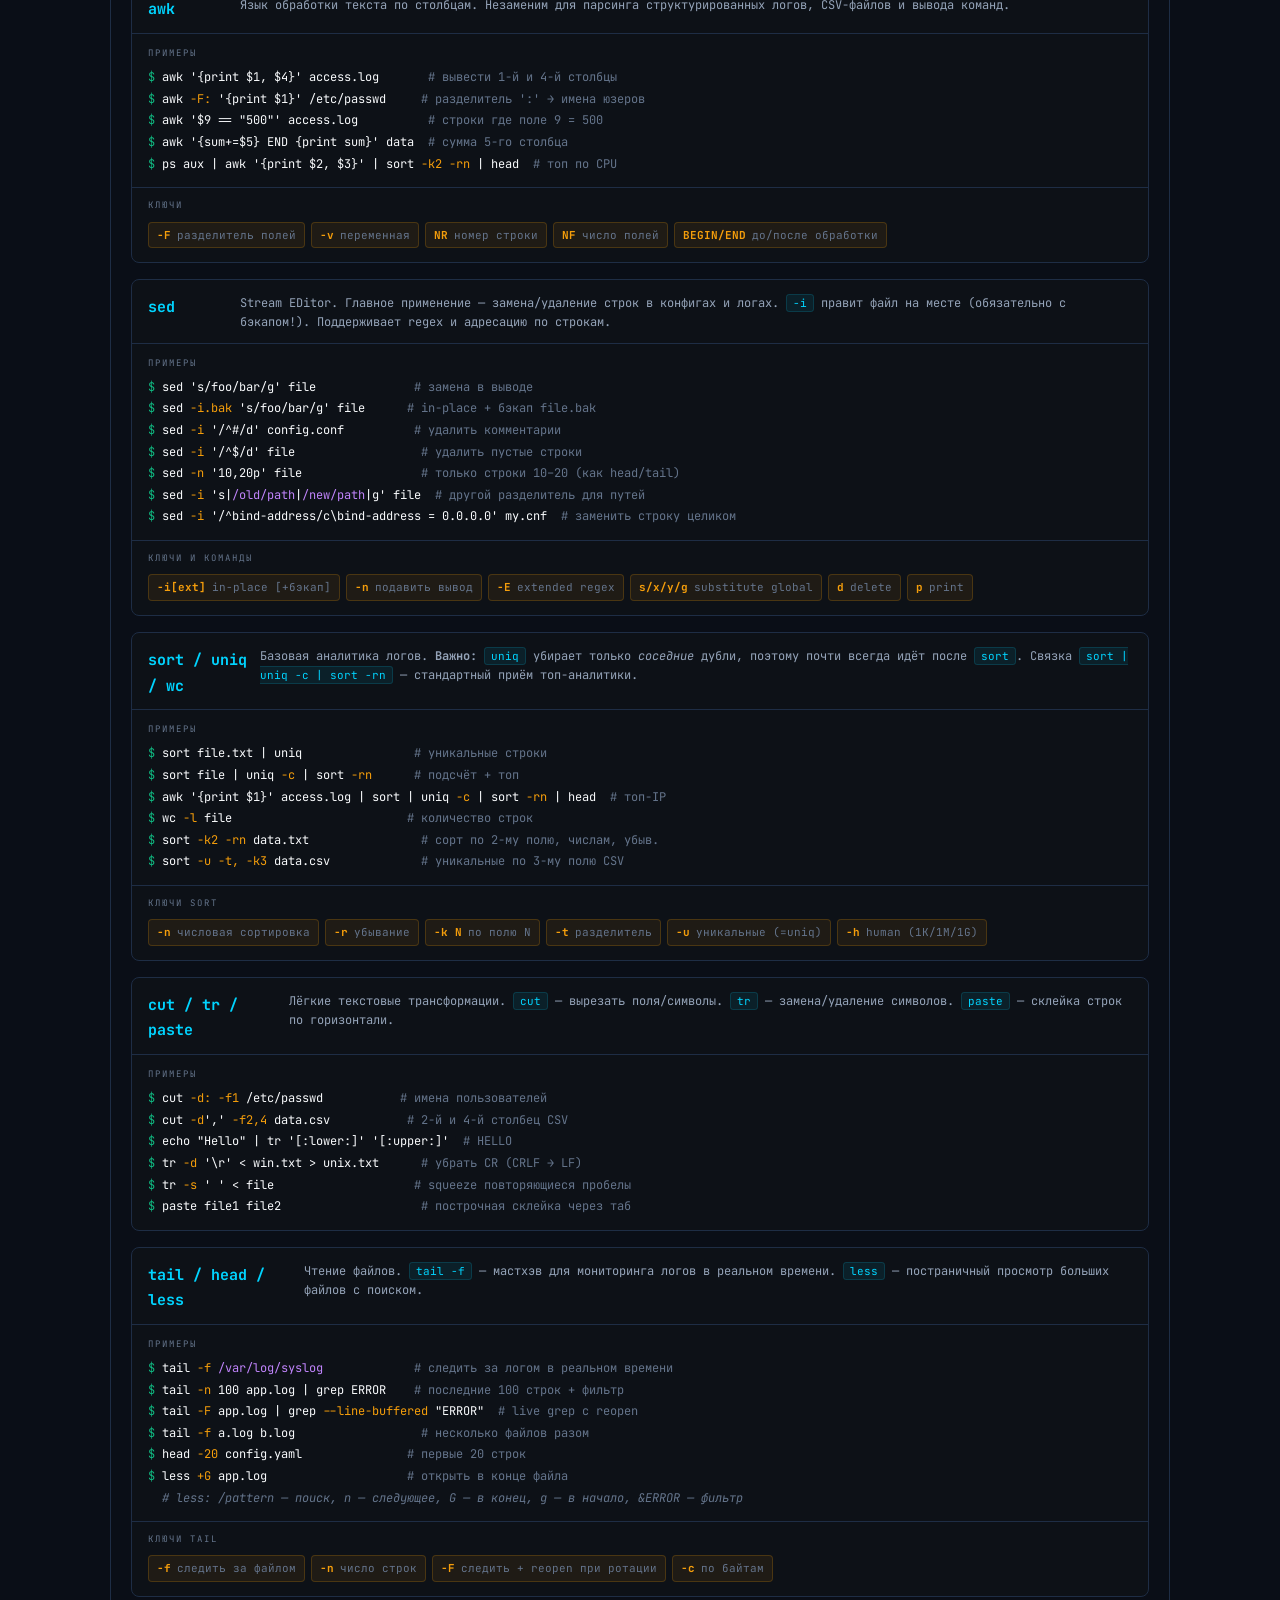
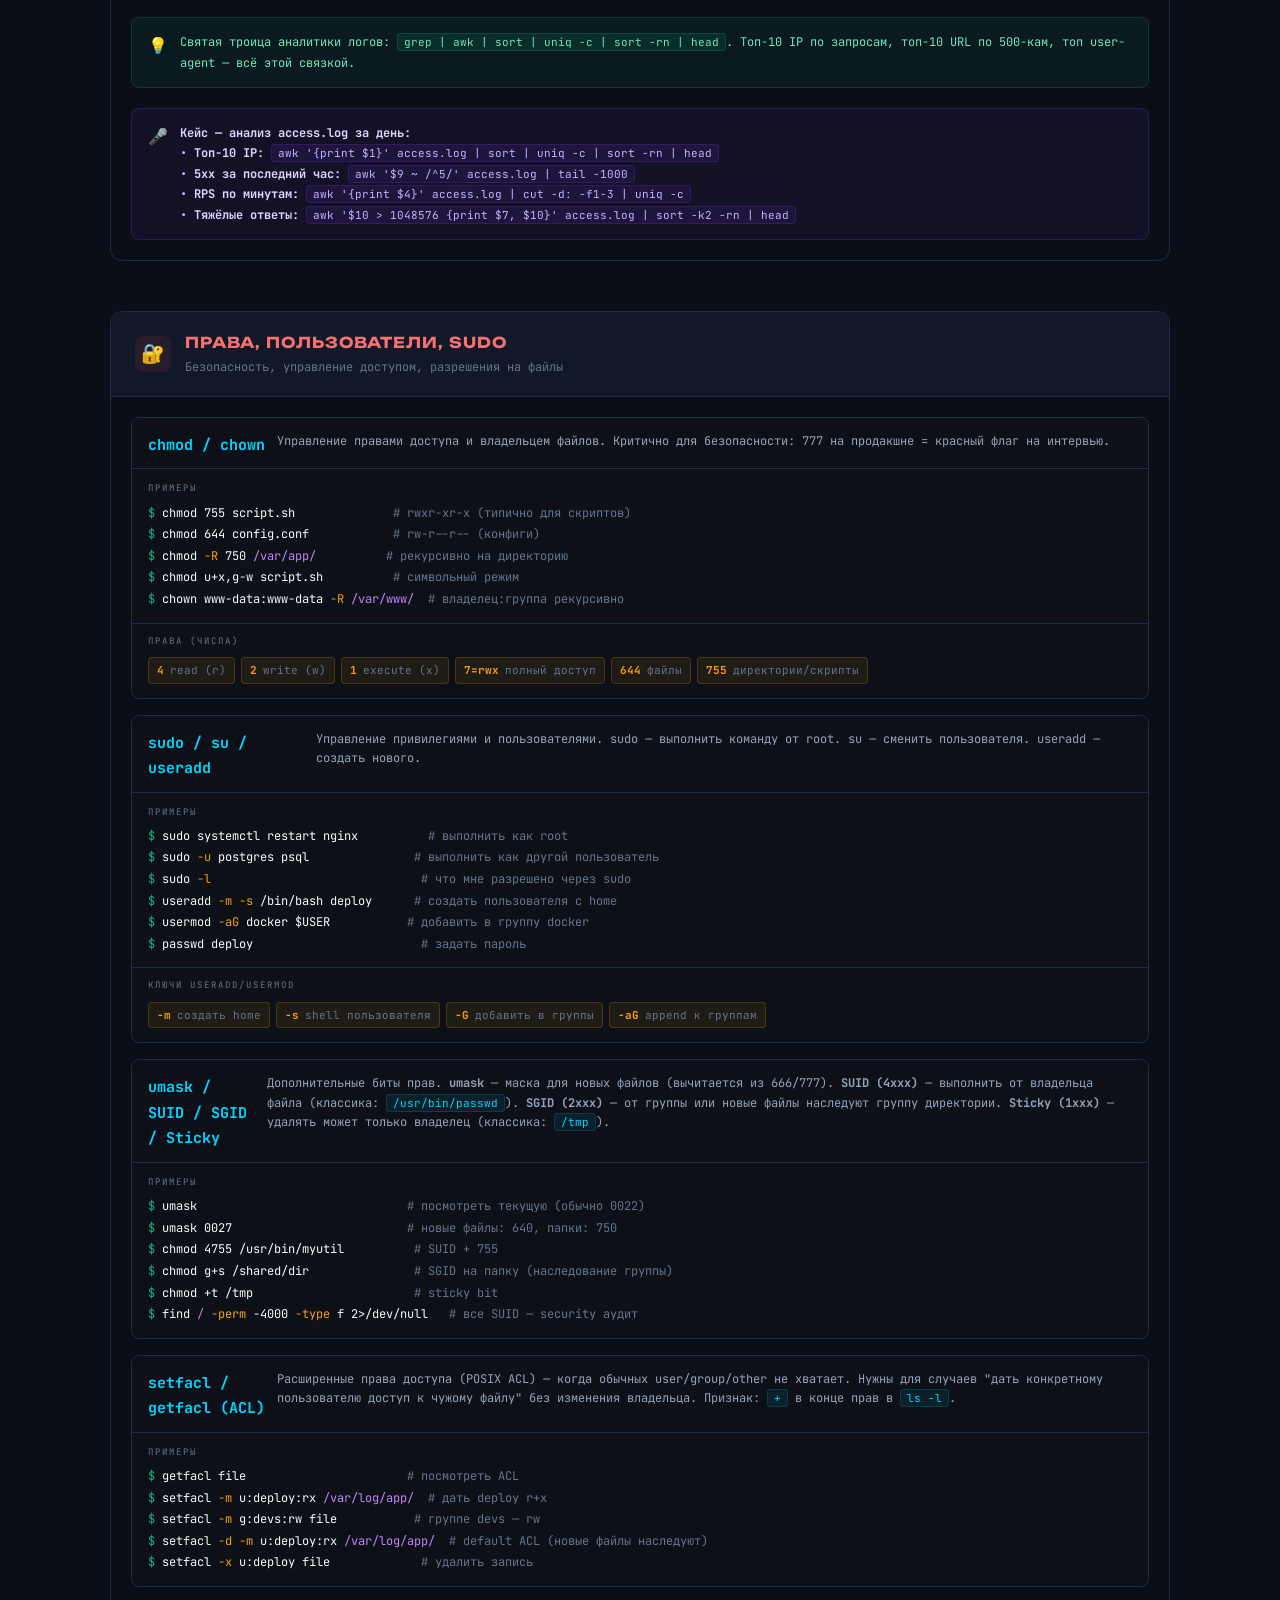
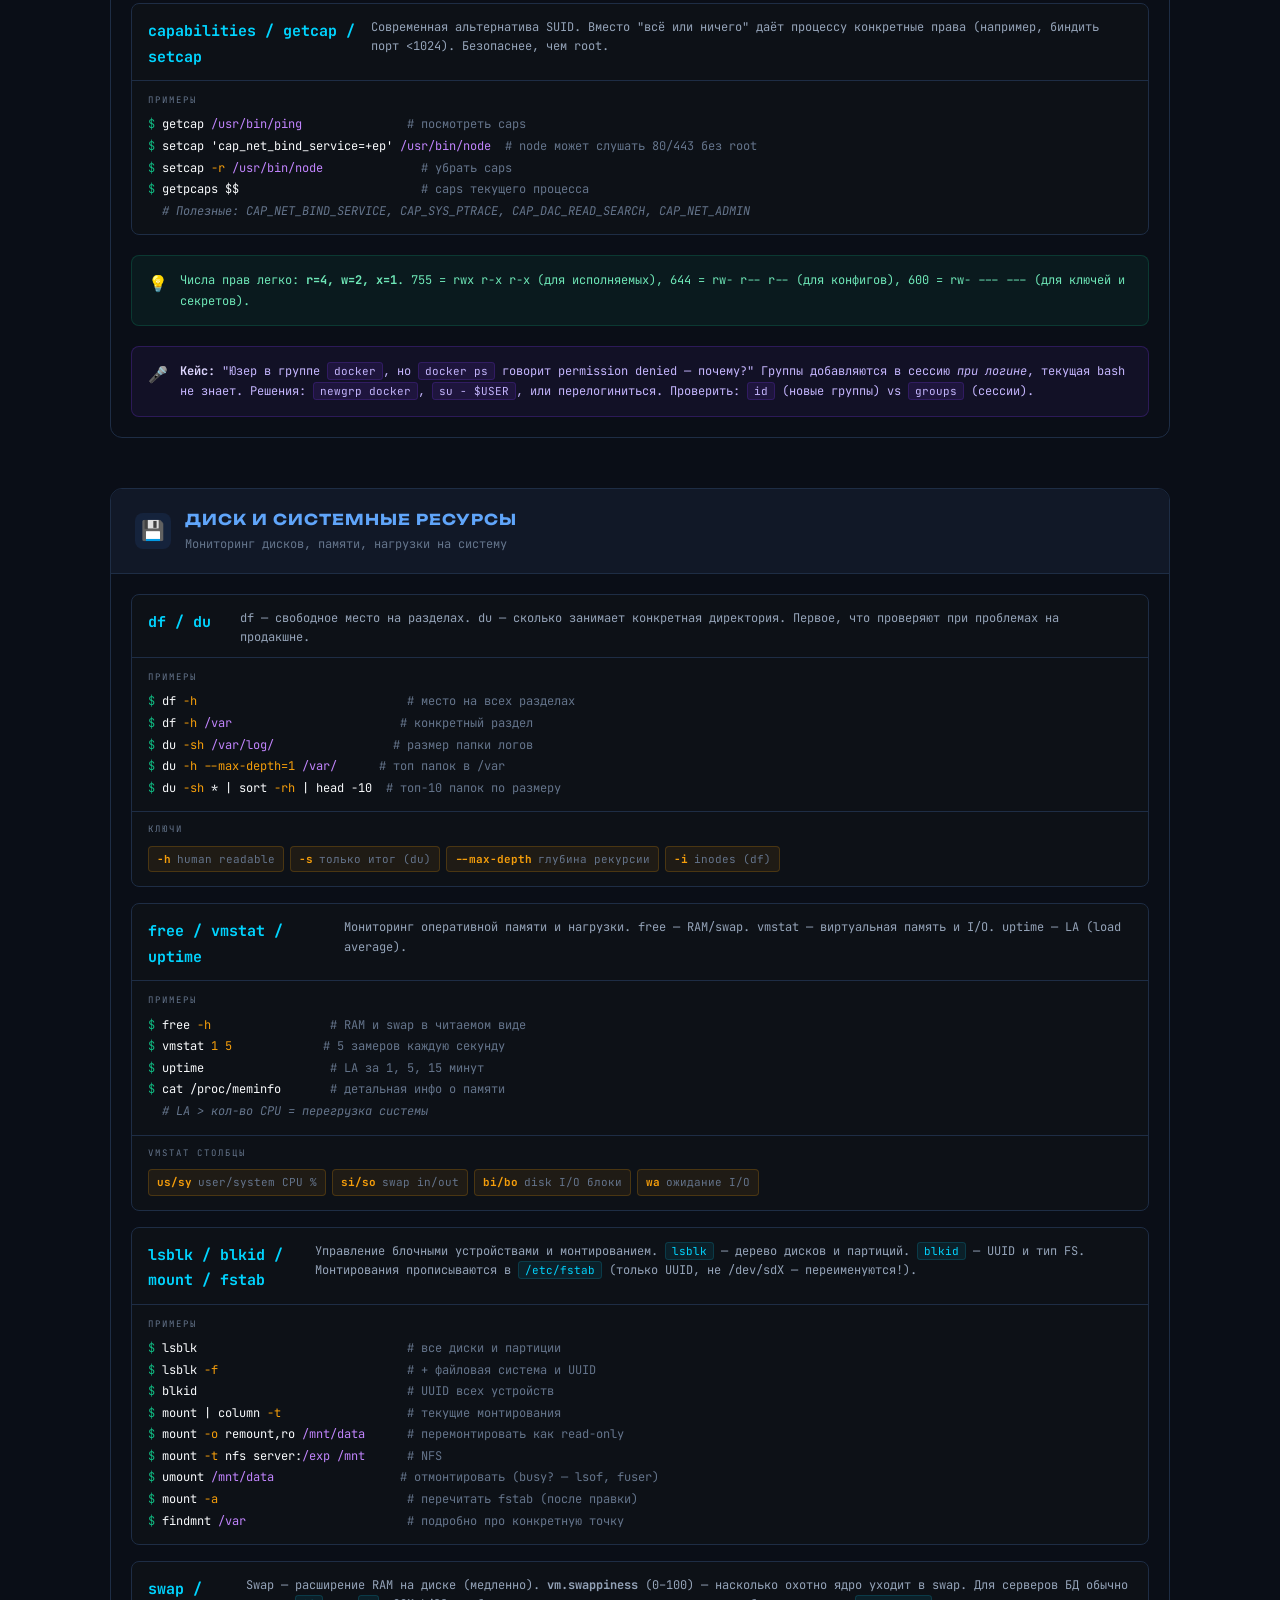
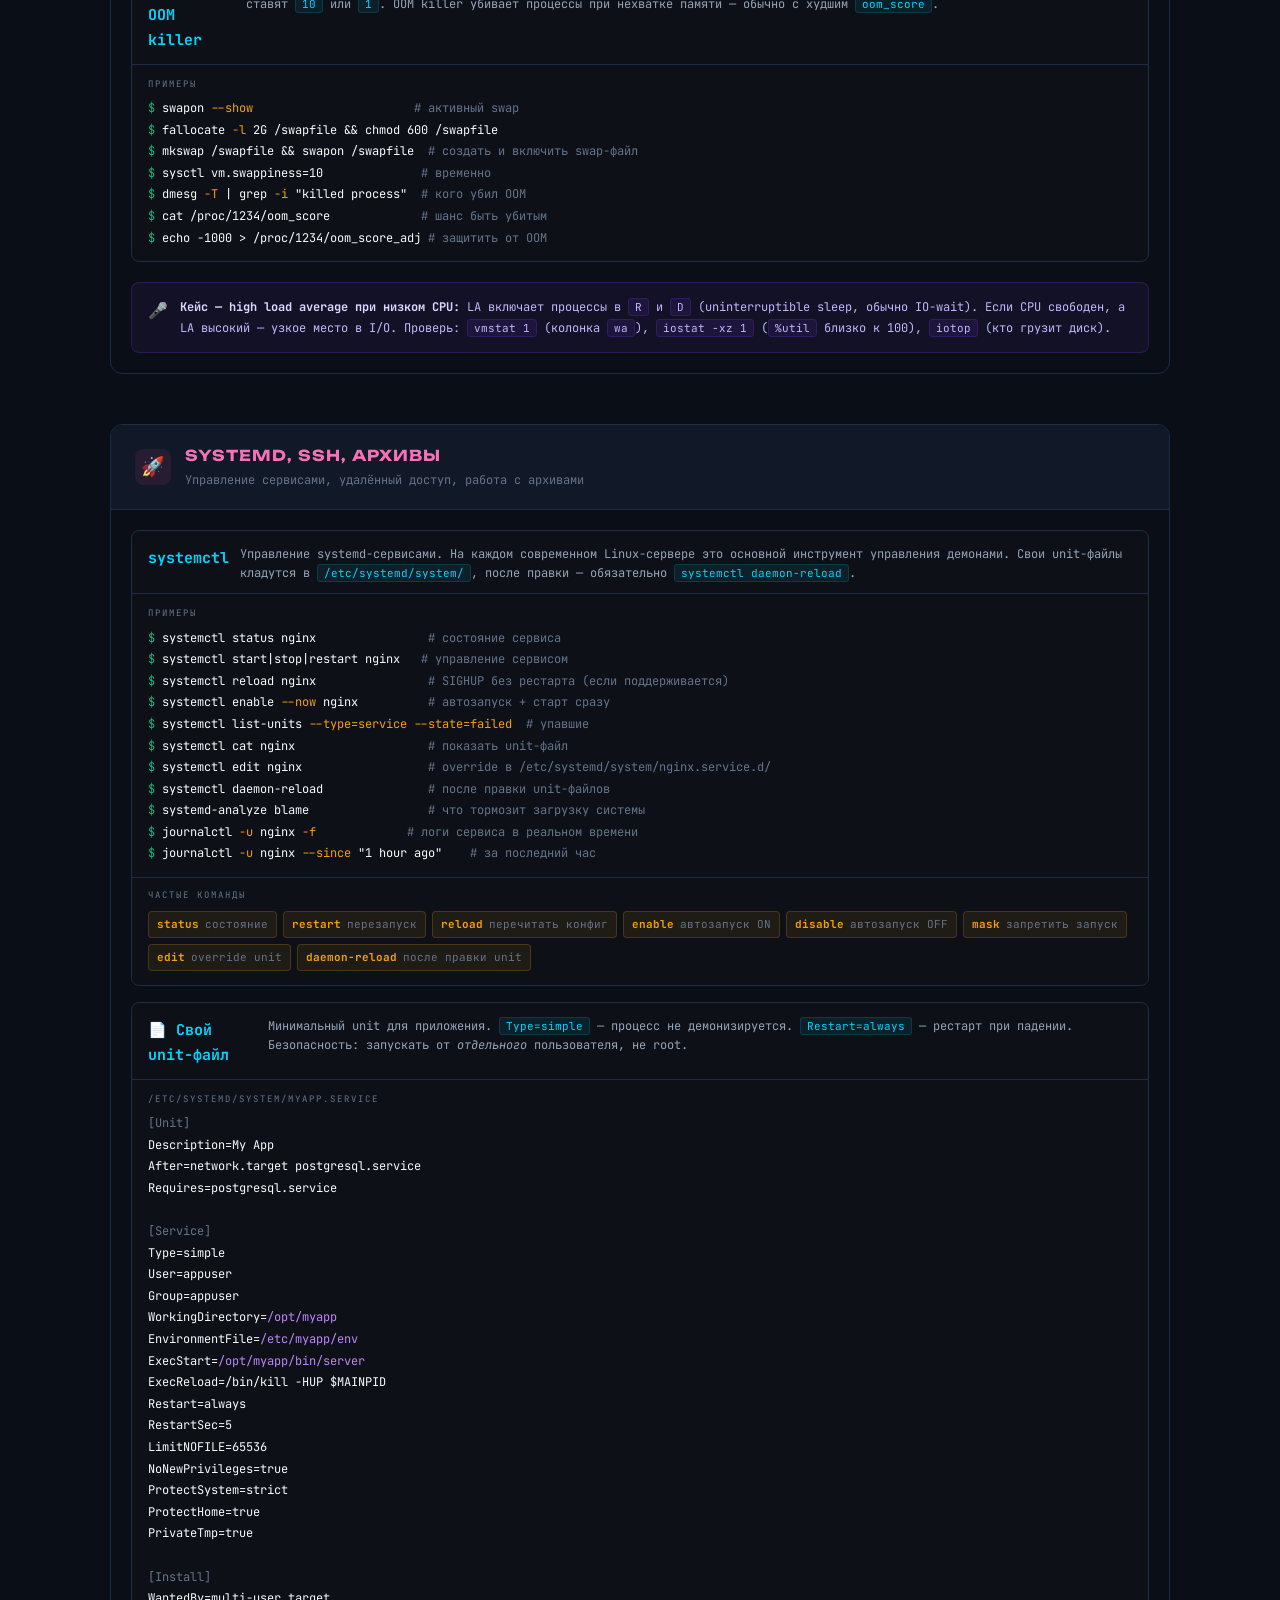
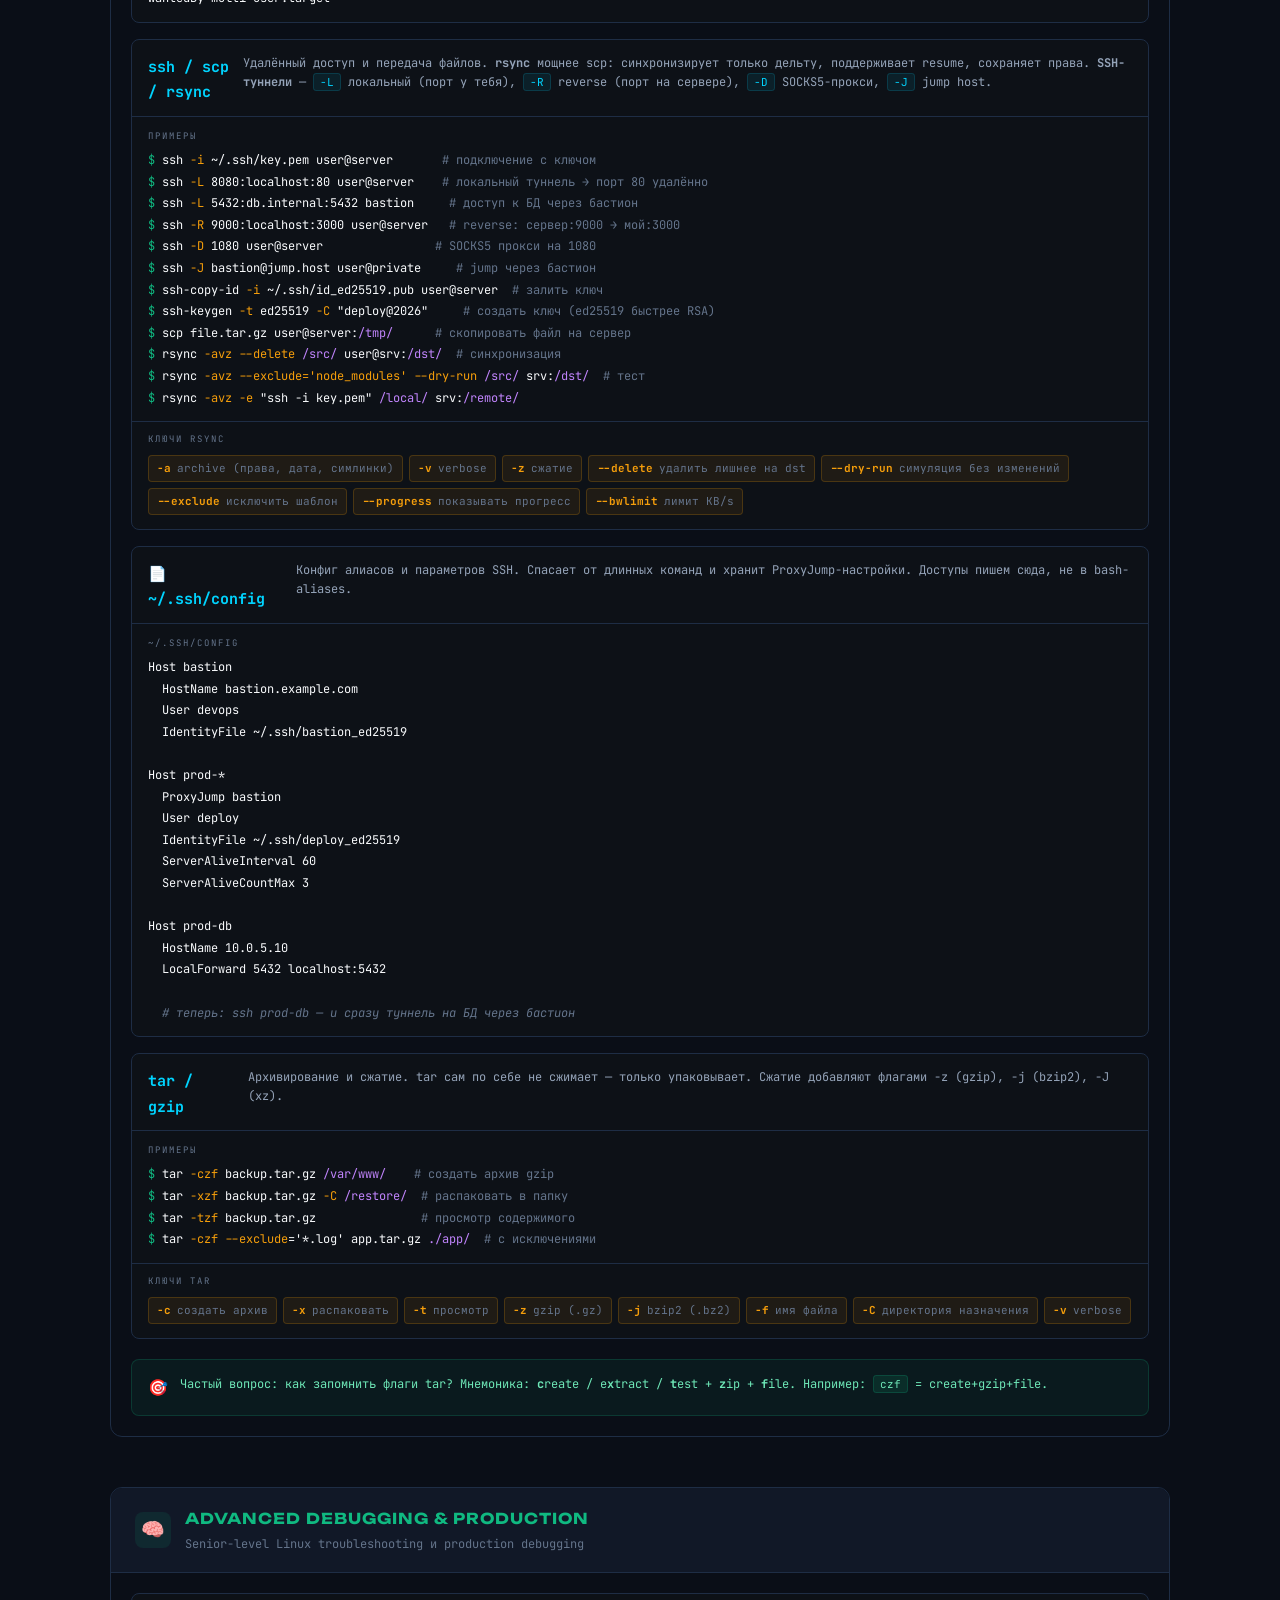
<file: linux-devops.html>
<!DOCTYPE html>
<html lang="ru">
<head>
<meta charset="UTF-8">
<meta name="viewport" content="width=device-width, initial-scale=1.0">
<title>Linux для DevOps</title>
<link href="https://fonts.googleapis.com/css2?family=JetBrains+Mono:wght@400;600;700&family=Unbounded:wght@400;700;900&display=swap" rel="stylesheet">
<style>
  :root {
    --bg: #0a0e17;
    --surface: #111827;
    --border: #1e2d45;
    --accent: #00d4ff;
    --accent2: #7c3aed;
    --accent3: #10b981;
    --warn: #f59e0b;
    --text: #e2e8f0;
    --muted: #64748b;
    --code-bg: #0d1117;
  }

  * { margin: 0; padding: 0; box-sizing: border-box; }

  body {
    font-family: 'JetBrains Mono', monospace;
    background: var(--bg);
    color: var(--text);
    line-height: 1.7;
    min-height: 100vh;
  }

  /* HERO */
  .hero {
    background: linear-gradient(135deg, #0a0e17 0%, #111827 50%, #0f172a 100%);
    border-bottom: 1px solid var(--border);
    padding: 60px 40px 50px;
    position: relative;
    overflow: hidden;
  }
  .hero::before {
    content: '';
    position: absolute;
    top: -80px; right: -80px;
    width: 400px; height: 400px;
    background: radial-gradient(circle, rgba(0,212,255,0.08) 0%, transparent 70%);
    pointer-events: none;
  }
  .hero::after {
    content: '';
    position: absolute;
    bottom: -60px; left: 40px;
    width: 300px; height: 300px;
    background: radial-gradient(circle, rgba(124,58,237,0.07) 0%, transparent 70%);
    pointer-events: none;
  }
  .badge {
    display: inline-flex; align-items: center; gap: 6px;
    background: rgba(0,212,255,0.1);
    border: 1px solid rgba(0,212,255,0.3);
    color: var(--accent);
    padding: 4px 12px;
    border-radius: 4px;
    font-size: 12px;
    font-weight: 600;
    letter-spacing: 2px;
    text-transform: uppercase;
    margin-bottom: 20px;
  }
  .badge::before { content: '●'; font-size: 9px; animation: blink 1.5s infinite; }
  @keyframes blink { 0%,100%{opacity:1} 50%{opacity:0.3} }

  h1 {
    font-family: 'Unbounded', sans-serif;
    font-size: clamp(28px, 5vw, 52px);
    font-weight: 900;
    line-height: 1.1;
    margin-bottom: 12px;
  }
  h1 span { color: var(--accent); }
  .hero-sub {
    color: var(--muted);
    font-size: 14px;
    max-width: 600px;
  }

  /* STATS BAR */
  .stats {
    display: flex; gap: 0;
    border-top: 1px solid var(--border);
    border-bottom: 1px solid var(--border);
    background: var(--surface);
  }
  .stat {
    flex: 1; padding: 14px 20px;
    border-right: 1px solid var(--border);
    text-align: center;
  }
  .stat:last-child { border-right: none; }
  .stat-num {
    font-family: 'Unbounded', sans-serif;
    font-size: 21px; font-weight: 700;
    color: var(--accent);
  }
  .stat-label { font-size: 11px; color: var(--muted); text-transform: uppercase; letter-spacing: 1px; }

  /* CONTENT */
  .container { max-width: 1100px; margin: 0 auto; padding: 40px 20px; }

  /* CATEGORY */
  .category {
    margin-bottom: 50px;
    border: 1px solid var(--border);
    border-radius: 12px;
    overflow: hidden;
    animation: fadeUp 0.5s ease both;
  }
  @keyframes fadeUp {
    from { opacity: 0; transform: translateY(20px); }
    to { opacity: 1; transform: translateY(0); }
  }
  .category:nth-child(1) { animation-delay: 0.05s; }
  .category:nth-child(2) { animation-delay: 0.1s; }
  .category:nth-child(3) { animation-delay: 0.15s; }
  .category:nth-child(4) { animation-delay: 0.2s; }
  .category:nth-child(5) { animation-delay: 0.25s; }
  .category:nth-child(6) { animation-delay: 0.3s; }
  .category:nth-child(7) { animation-delay: 0.35s; }

  .cat-header {
    display: flex; align-items: center; gap: 14px;
    padding: 18px 24px;
    background: var(--surface);
    border-bottom: 1px solid var(--border);
  }
  .cat-icon {
    width: 36px; height: 36px;
    border-radius: 8px;
    display: flex; align-items: center; justify-content: center;
    font-size: 19px;
    flex-shrink: 0;
  }
  .cat-title {
    font-family: 'Unbounded', sans-serif;
    font-size: 15px; font-weight: 700;
    text-transform: uppercase; letter-spacing: 1px;
  }
  .cat-desc { font-size: 12px; color: var(--muted); margin-top: 2px; }

  /* COMMANDS GRID */
  .commands { padding: 20px; display: flex; flex-direction: column; gap: 16px; }

  .cmd-block {
    background: var(--code-bg);
    border: 1px solid var(--border);
    border-radius: 8px;
    overflow: hidden;
    transition: border-color 0.2s;
  }
  .cmd-block:hover { border-color: rgba(0,212,255,0.3); }

  .cmd-top {
    display: flex; align-items: flex-start; gap: 12px;
    padding: 14px 16px 10px;
    border-bottom: 1px solid var(--border);
  }
  .cmd-name {
    font-size: 15px; font-weight: 700;
    color: var(--accent);
    min-width: 80px;
    padding-top: 1px;
  }
  .cmd-theory { font-size: 12px; color: #94a3b8; line-height: 1.6; }

  /* CODE BLOCK */
  .code-section { padding: 12px 16px; }
  .code-label {
    font-size: 9px; color: var(--muted);
    text-transform: uppercase; letter-spacing: 2px;
    margin-bottom: 6px;
  }
  pre {
    font-family: 'JetBrains Mono', monospace;
    font-size: 12px;
    line-height: 1.8;
    white-space: pre-wrap;
    word-break: break-all;
  }
  .prompt { color: var(--accent3); }
  .cmd-text { color: #f8fafc; }
  .comment { color: var(--muted); }
  .flag { color: var(--warn); }
  .path { color: #c084fc; }
  .output-text { color: #64748b; font-style: italic; }

  /* FLAGS */
  .flags-section {
    padding: 10px 16px 14px;
    border-top: 1px solid var(--border);
  }
  .flags-label {
    font-size: 9px; color: var(--muted);
    text-transform: uppercase; letter-spacing: 2px;
    margin-bottom: 8px;
  }
  .flags-grid { display: flex; flex-wrap: wrap; gap: 6px; }
  .flag-pill {
    display: flex; align-items: center; gap: 6px;
    background: rgba(245,158,11,0.08);
    border: 1px solid rgba(245,158,11,0.2);
    border-radius: 4px;
    padding: 3px 8px;
    font-size: 11px;
  }
  .flag-key { color: var(--warn); font-weight: 700; }
  .flag-val { color: var(--muted); }

  /* COLORS per category */
  .c1 .cat-icon { background: rgba(0,212,255,0.1); }
  .c2 .cat-icon { background: rgba(16,185,129,0.1); }
  .c3 .cat-icon { background: rgba(124,58,237,0.1); }
  .c4 .cat-icon { background: rgba(245,158,11,0.1); }
  .c5 .cat-icon { background: rgba(239,68,68,0.1); }
  .c6 .cat-icon { background: rgba(59,130,246,0.1); }
  .c7 .cat-icon { background: rgba(236,72,153,0.1); }

  .c1 .cat-title { color: var(--accent); }
  .c2 .cat-title { color: var(--accent3); }
  .c3 .cat-title { color: #a78bfa; }
  .c4 .cat-title { color: var(--warn); }
  .c5 .cat-title { color: #f87171; }
  .c6 .cat-title { color: #60a5fa; }
  .c7 .cat-title { color: #f472b6; }

  /* TIP BOX */
  .tip {
    display: flex; gap: 12px;
    background: rgba(16,185,129,0.07);
    border: 1px solid rgba(16,185,129,0.2);
    border-radius: 8px;
    padding: 14px 16px;
    margin: 0 20px 20px;
    font-size: 12px; color: #6ee7b7;
  }
  .tip-icon { font-size: 16px; flex-shrink: 0; }

  /* WARNING BOX */
  .warn-box {
    display: flex; gap: 12px;
    background: rgba(239,68,68,0.07);
    border: 1px solid rgba(239,68,68,0.25);
    border-radius: 8px;
    padding: 14px 16px;
    margin: 0 20px 20px;
    font-size: 12px; color: #fca5a5;
  }

  /* INTERVIEW CASE BOX */
  .case-box {
    display: flex; gap: 12px;
    background: rgba(124,58,237,0.07);
    border: 1px solid rgba(124,58,237,0.25);
    border-radius: 8px;
    padding: 14px 16px;
    margin: 0 20px 20px;
    font-size: 12px; color: #c4b5fd;
  }
  .case-box strong { color: #ddd6fe; }

  /* CODE INLINE */
  code {
    background: rgba(0,212,255,0.08);
    border: 1px solid rgba(0,212,255,0.15);
    color: var(--accent);
    padding: 1px 6px;
    border-radius: 3px;
    font-size: 11px;
    font-family: 'JetBrains Mono', monospace;
  }
  .warn-box code { background: rgba(239,68,68,0.12); border-color: rgba(239,68,68,0.2); color: #fca5a5; }
  .case-box code { background: rgba(124,58,237,0.12); border-color: rgba(124,58,237,0.2); color: #c4b5fd; }
  .tip code { background: rgba(16,185,129,0.12); border-color: rgba(16,185,129,0.2); color: #6ee7b7; }

  /* RUNBOOK */
  .runbook {
    margin: 0 20px 20px;
    background: var(--code-bg);
    border: 1px solid var(--border);
    border-radius: 8px;
    padding: 16px 20px;
  }
  .runbook-title {
    font-family: 'Unbounded', sans-serif;
    font-size: 12px; font-weight: 700;
    text-transform: uppercase; letter-spacing: 1px;
    color: var(--warn);
    margin-bottom: 12px;
    display: flex; align-items: center; gap: 8px;
  }
  .runbook-steps { counter-reset: step; }
  .runbook-step {
    counter-increment: step;
    position: relative;
    padding: 8px 0 8px 36px;
    border-bottom: 1px dashed rgba(100,116,139,0.2);
    font-size: 12px;
    color: #cbd5e1;
  }
  .runbook-step:last-child { border-bottom: none; }
  .runbook-step::before {
    content: counter(step);
    position: absolute;
    left: 0; top: 8px;
    width: 24px; height: 24px;
    background: rgba(245,158,11,0.15);
    border: 1px solid var(--warn);
    color: var(--warn);
    border-radius: 50%;
    display: flex; align-items: center; justify-content: center;
    font-size: 11px; font-weight: 700;
  }
  .runbook-step strong { color: var(--accent); }

  /* TABLE */
  .table-wrap {
    margin: 0 20px 20px;
    overflow-x: auto;
    border: 1px solid var(--border);
    border-radius: 8px;
  }
  table {
    width: 100%;
    border-collapse: collapse;
    font-size: 11px;
  }
  th, td {
    padding: 8px 12px;
    text-align: left;
    border-bottom: 1px solid var(--border);
  }
  th {
    background: var(--surface);
    color: var(--accent);
    font-weight: 700;
    text-transform: uppercase;
    font-size: 10px;
    letter-spacing: 1px;
  }
  td { color: #cbd5e1; }
  tr:last-child td { border-bottom: none; }
  td:first-child { color: var(--warn); font-weight: 700; }

  /* TOC */
  .toc {
    margin: 0 0 40px;
    padding: 20px;
    background: var(--surface);
    border: 1px solid var(--border);
    border-radius: 12px;
  }
  .toc-title {
    font-family: 'Unbounded', sans-serif;
    font-size: 11px;
    text-transform: uppercase;
    letter-spacing: 2px;
    color: var(--muted);
    margin-bottom: 12px;
  }
  .toc-grid {
    display: grid;
    grid-template-columns: repeat(auto-fit, minmax(220px, 1fr));
    gap: 8px;
  }
  .toc a {
    color: var(--text);
    text-decoration: none;
    font-size: 12px;
    padding: 6px 10px;
    border: 1px solid var(--border);
    border-radius: 6px;
    background: var(--code-bg);
    transition: all 0.2s;
    display: flex; align-items: center; gap: 8px;
  }
  .toc a:hover {
    border-color: var(--accent);
    color: var(--accent);
    transform: translateX(2px);
  }

  /* FOOTER */
  footer {
    text-align: center;
    padding: 30px;
    border-top: 1px solid var(--border);
    color: var(--muted);
    font-size: 11px;
  }
  footer span { color: var(--accent); }

  @media (max-width: 600px) {
    .hero { padding: 40px 20px 30px; }
    .stats { flex-wrap: wrap; }
    .stat { min-width: 50%; }
    .cmd-top { flex-direction: column; gap: 6px; }
  }
</style>
</head>
<body>

<div class="hero">
  <div class="badge">Senior DevOps · Interview Prep</div>
  <h1>Linux команды<br>для <span>DevOps</span></h1>
  <p class="hero-sub">Полный справочник: теория, примеры, ключи — всё что нужно для собеседования</p>
</div>

<div class="stats">
  <div class="stat"><div class="stat-num">13</div><div class="stat-label">Категорий</div></div>
  <div class="stat"><div class="stat-num">90+</div><div class="stat-label">Команд</div></div>
  <div class="stat"><div class="stat-num">200+</div><div class="stat-label">Флагов</div></div>
  <div class="stat"><div class="stat-num">15+</div><div class="stat-label">Runbook-кейсов</div></div>
  <div class="stat"><div class="stat-num">∞</div><div class="stat-label">Профита</div></div>
</div>

<div class="container">

  <!-- TOC -->
  <div class="toc">
    <div class="toc-title">📑 Оглавление</div>
    <div class="toc-grid">
      <a href="#cat-fs">📁 Файловая система</a>
      <a href="#cat-proc">⚙️ Процессы и мониторинг</a>
      <a href="#cat-net">🌐 Сеть и диагностика</a>
      <a href="#cat-text">🔍 Текст и логи</a>
      <a href="#cat-perms">🔐 Права и пользователи</a>
      <a href="#cat-disk">💾 Диск и ресурсы</a>
      <a href="#cat-systemd">🚀 Systemd, SSH, архивы</a>
      <a href="#cat-debug">🧠 Advanced Debugging</a>
      <a href="#cat-redir">🔀 Pipes и редиректы</a>
      <a href="#cat-cron">⏰ Cron и timers</a>
      <a href="#cat-sec">🛡️ Безопасность и firewall</a>
      <a href="#cat-perf">📊 Performance & I/O</a>
      <a href="#cat-runbook">🚨 Production Runbook</a>
    </div>
  </div>

  <!-- 1. ФАЙЛОВАЯ СИСТЕМА -->
  <div class="category c1" id="cat-fs">
    <div class="cat-header">
      <div class="cat-icon">📁</div>
      <div>
        <div class="cat-title">Файловая система</div>
        <div class="cat-desc">Навигация, просмотр, создание, удаление файлов и директорий</div>
      </div>
    </div>
    <div class="commands">

      <div class="cmd-block">
        <div class="cmd-top">
          <div class="cmd-name">ls</div>
          <div class="cmd-theory">Список файлов и директорий. Самая частая команда — используется постоянно для навигации и аудита содержимого папок.</div>
        </div>
        <div class="code-section">
          <div class="code-label">Примеры</div>
          <pre><span class="prompt">$</span> <span class="cmd-text">ls</span>                      <span class="comment"># простой список</span>
<span class="prompt">$</span> <span class="cmd-text">ls <span class="flag">-la</span></span>                  <span class="comment"># детально + скрытые файлы</span>
<span class="prompt">$</span> <span class="cmd-text">ls <span class="flag">-lh</span> <span class="path">/var/log/</span></span>       <span class="comment"># размеры в читаемом виде</span>
<span class="prompt">$</span> <span class="cmd-text">ls <span class="flag">-lt</span></span>                  <span class="comment"># сортировка по времени изменения</span>
<span class="prompt">$</span> <span class="cmd-text">ls <span class="flag">-lS</span></span>                  <span class="comment"># сортировка по размеру (большие сверху)</span></pre>
        </div>
        <div class="flags-section">
          <div class="flags-label">Ключи</div>
          <div class="flags-grid">
            <div class="flag-pill"><span class="flag-key">-l</span><span class="flag-val">длинный формат</span></div>
            <div class="flag-pill"><span class="flag-key">-a</span><span class="flag-val">скрытые файлы</span></div>
            <div class="flag-pill"><span class="flag-key">-h</span><span class="flag-val">читаемый размер</span></div>
            <div class="flag-pill"><span class="flag-key">-t</span><span class="flag-val">сортировка по дате</span></div>
            <div class="flag-pill"><span class="flag-key">-S</span><span class="flag-val">сортировка по размеру</span></div>
            <div class="flag-pill"><span class="flag-key">-R</span><span class="flag-val">рекурсивно</span></div>
          </div>
        </div>
      </div>

      <div class="cmd-block">
        <div class="cmd-top">
          <div class="cmd-name">find</div>
          <div class="cmd-theory">Поиск файлов по имени, размеру, времени изменения, владельцу и т.д. Незаменим для аудита и автоматизации. Помни: <code>-exec ... \;</code> вызывает команду для каждого файла, а <code>-exec ... +</code> группирует — в разы быстрее.</div>
        </div>
        <div class="code-section">
          <div class="code-label">Примеры</div>
          <pre><span class="prompt">$</span> <span class="cmd-text">find <span class="path">/etc</span> <span class="flag">-name</span> "*.conf"</span>          <span class="comment"># найти все .conf файлы</span>
<span class="prompt">$</span> <span class="cmd-text">find <span class="path">/var</span> <span class="flag">-size</span> +100M</span>            <span class="comment"># файлы > 100MB</span>
<span class="prompt">$</span> <span class="cmd-text">find <span class="path">.</span> <span class="flag">-mtime</span> -1</span>                  <span class="comment"># изменённые за последние 24ч</span>
<span class="prompt">$</span> <span class="cmd-text">find <span class="path">/tmp</span> <span class="flag">-type</span> f <span class="flag">-delete</span></span>        <span class="comment"># найти и удалить файлы в /tmp</span>
<span class="prompt">$</span> <span class="cmd-text">find <span class="path">.</span> <span class="flag">-perm</span> 777</span>                  <span class="comment"># файлы с правами 777</span>
<span class="prompt">$</span> <span class="cmd-text">find <span class="path">/var/log</span> <span class="flag">-mtime</span> +30 <span class="flag">-exec</span> rm {} +</span> <span class="comment"># удалить старше 30 дней (быстро)</span>
<span class="prompt">$</span> <span class="cmd-text">find <span class="path">.</span> <span class="flag">-type</span> f <span class="flag">-name</span> "*.log" <span class="flag">-exec</span> gzip {} \;</span>  <span class="comment"># сжать каждый</span>
<span class="prompt">$</span> <span class="cmd-text">find <span class="path">.</span> <span class="flag">-empty</span></span>                     <span class="comment"># пустые файлы/папки</span>
<span class="prompt">$</span> <span class="cmd-text">find <span class="path">.</span> <span class="flag">-user</span> deploy <span class="flag">-group</span> www-data</span>  <span class="comment"># по владельцу и группе</span>
<span class="prompt">$</span> <span class="cmd-text">find <span class="path">.</span> <span class="flag">-newer</span> /tmp/marker</span>         <span class="comment"># изменённые после marker-файла</span></pre>
        </div>
        <div class="flags-section">
          <div class="flags-label">Ключи</div>
          <div class="flags-grid">
            <div class="flag-pill"><span class="flag-key">-name</span><span class="flag-val">по имени (glob)</span></div>
            <div class="flag-pill"><span class="flag-key">-iname</span><span class="flag-val">регистронезависимо</span></div>
            <div class="flag-pill"><span class="flag-key">-type</span><span class="flag-val">f=файл, d=папка, l=link</span></div>
            <div class="flag-pill"><span class="flag-key">-size</span><span class="flag-val">+/-N[kMG]</span></div>
            <div class="flag-pill"><span class="flag-key">-mtime/-atime</span><span class="flag-val">дни modify/access</span></div>
            <div class="flag-pill"><span class="flag-key">-perm</span><span class="flag-val">по правам</span></div>
            <div class="flag-pill"><span class="flag-key">-user/-group</span><span class="flag-val">владелец</span></div>
            <div class="flag-pill"><span class="flag-key">-exec ... +</span><span class="flag-val">группа аргументов</span></div>
            <div class="flag-pill"><span class="flag-key">-delete</span><span class="flag-val">удалить найденное</span></div>
            <div class="flag-pill"><span class="flag-key">-maxdepth N</span><span class="flag-val">глубина поиска</span></div>
            <div class="flag-pill"><span class="flag-key">-prune</span><span class="flag-val">исключить ветку</span></div>
          </div>
        </div>
      </div>

      <div class="cmd-block">
        <div class="cmd-top">
          <div class="cmd-name">cp / mv / rm</div>
          <div class="cmd-theory">Базовые операции с файлами: копирование, перемещение/переименование, удаление. Часто используются в скриптах автоматизации.</div>
        </div>
        <div class="code-section">
          <div class="code-label">Примеры</div>
          <pre><span class="prompt">$</span> <span class="cmd-text">cp <span class="flag">-r</span> <span class="path">/src/</span> <span class="path">/dst/</span></span>             <span class="comment"># рекурсивное копирование</span>
<span class="prompt">$</span> <span class="cmd-text">cp <span class="flag">-p</span> file.conf file.conf.bak</span>  <span class="comment"># копия с сохранением прав</span>
<span class="prompt">$</span> <span class="cmd-text">mv <span class="path">oldname</span> <span class="path">newname</span></span>            <span class="comment"># переименование</span>
<span class="prompt">$</span> <span class="cmd-text">rm <span class="flag">-rf</span> <span class="path">/tmp/cache/</span></span>           <span class="comment"># удалить рекурсивно без подтверждения</span>
<span class="prompt">$</span> <span class="cmd-text">rm <span class="flag">-i</span> *.log</span>                    <span class="comment"># с подтверждением каждого файла</span></pre>
        </div>
        <div class="flags-section">
          <div class="flags-label">Ключи (cp/rm)</div>
          <div class="flags-grid">
            <div class="flag-pill"><span class="flag-key">-r</span><span class="flag-val">рекурсивно</span></div>
            <div class="flag-pill"><span class="flag-key">-f</span><span class="flag-val">без подтверждения</span></div>
            <div class="flag-pill"><span class="flag-key">-i</span><span class="flag-val">интерактивно</span></div>
            <div class="flag-pill"><span class="flag-key">-p</span><span class="flag-val">сохранить права/дату</span></div>
            <div class="flag-pill"><span class="flag-key">-v</span><span class="flag-val">verbose вывод</span></div>
          </div>
        </div>
      </div>

      <div class="cmd-block">
        <div class="cmd-top">
          <div class="cmd-name">ln</div>
          <div class="cmd-theory">Создание ссылок. <strong>Hard link</strong> — это второе имя для того же inode (нельзя через FS-границы и на директории). <strong>Symlink</strong> — отдельный файл-указатель на путь.</div>
        </div>
        <div class="code-section">
          <div class="code-label">Примеры</div>
          <pre><span class="prompt">$</span> <span class="cmd-text">ln file hardlink</span>                  <span class="comment"># hard link</span>
<span class="prompt">$</span> <span class="cmd-text">ln <span class="flag">-s</span> <span class="path">/opt/app-v1.2</span> <span class="path">/opt/app</span></span>    <span class="comment"># symlink (классика deploy)</span>
<span class="prompt">$</span> <span class="cmd-text">ln <span class="flag">-sfn</span> <span class="path">/opt/app-v1.3</span> <span class="path">/opt/app</span></span>  <span class="comment"># атомарно обновить symlink (zero-downtime)</span>
<span class="prompt">$</span> <span class="cmd-text">readlink <span class="flag">-f</span> <span class="path">/opt/app</span></span>             <span class="comment"># куда указывает (абсолютный путь)</span>
<span class="prompt">$</span> <span class="cmd-text">stat file</span>                          <span class="comment"># inode, время, права, size</span></pre>
        </div>
        <div class="flags-section">
          <div class="flags-label">Ключи</div>
          <div class="flags-grid">
            <div class="flag-pill"><span class="flag-key">-s</span><span class="flag-val">symbolic link</span></div>
            <div class="flag-pill"><span class="flag-key">-f</span><span class="flag-val">перезаписать существующий</span></div>
            <div class="flag-pill"><span class="flag-key">-n</span><span class="flag-val">не разыменовывать target</span></div>
          </div>
        </div>
      </div>

      <div class="cmd-block">
        <div class="cmd-top">
          <div class="cmd-name">xargs</div>
          <div class="cmd-theory">Превращает stdin в аргументы команды. Связка <code>find ... | xargs ...</code> мощнее <code>-exec</code>, особенно с <code>-P</code> (параллелизм).</div>
        </div>
        <div class="code-section">
          <div class="code-label">Примеры</div>
          <pre><span class="prompt">$</span> <span class="cmd-text">find <span class="path">.</span> <span class="flag">-name</span> "*.log" | xargs rm</span>     <span class="comment"># НЕ безопасно с пробелами в именах</span>
<span class="prompt">$</span> <span class="cmd-text">find <span class="path">.</span> <span class="flag">-name</span> "*.log" <span class="flag">-print0</span> | xargs <span class="flag">-0</span> rm</span>  <span class="comment"># безопасно (NUL-разделитель)</span>
<span class="prompt">$</span> <span class="cmd-text">cat urls.txt | xargs <span class="flag">-n</span> 1 <span class="flag">-P</span> 8 curl <span class="flag">-sO</span></span>     <span class="comment"># 8 параллельных загрузок</span>
<span class="prompt">$</span> <span class="cmd-text">echo "1 2 3" | xargs <span class="flag">-I</span> {} echo "PID={}"</span>     <span class="comment"># placeholder {}</span>
<span class="prompt">$</span> <span class="cmd-text">ls *.bak | xargs <span class="flag">-p</span> rm</span>                <span class="comment"># спросить подтверждение</span></pre>
        </div>
        <div class="flags-section">
          <div class="flags-label">Ключи</div>
          <div class="flags-grid">
            <div class="flag-pill"><span class="flag-key">-0</span><span class="flag-val">NUL-разделитель</span></div>
            <div class="flag-pill"><span class="flag-key">-n N</span><span class="flag-val">N аргументов за раз</span></div>
            <div class="flag-pill"><span class="flag-key">-P N</span><span class="flag-val">N параллельно</span></div>
            <div class="flag-pill"><span class="flag-key">-I {}</span><span class="flag-val">placeholder</span></div>
            <div class="flag-pill"><span class="flag-key">-p</span><span class="flag-val">подтверждение</span></div>
            <div class="flag-pill"><span class="flag-key">-t</span><span class="flag-val">verbose (echo cmd)</span></div>
          </div>
        </div>
      </div>

      <div class="cmd-block">
        <div class="cmd-top">
          <div class="cmd-name">file / which / type</div>
          <div class="cmd-theory">Идентификация файлов и команд. <code>file</code> определяет тип по magic-байтам (не по расширению). <code>which</code> — путь к бинарю в $PATH. <code>type</code> — alias/builtin/file.</div>
        </div>
        <div class="code-section">
          <div class="code-label">Примеры</div>
          <pre><span class="prompt">$</span> <span class="cmd-text">file mystery.bin</span>                   <span class="comment"># ELF / ASCII / image / ...</span>
<span class="prompt">$</span> <span class="cmd-text">which docker</span>                       <span class="comment"># /usr/bin/docker</span>
<span class="prompt">$</span> <span class="cmd-text">type ll</span>                            <span class="comment"># ll is aliased to 'ls -la'</span>
<span class="prompt">$</span> <span class="cmd-text">command <span class="flag">-v</span> docker</span>                  <span class="comment"># POSIX-вариант (для скриптов)</span></pre>
        </div>
      </div>

    </div>
    <div class="tip">
      <span class="tip-icon">💡</span>
      <span>На собеседовании часто спрашивают разницу между <strong>hard link</strong> и <strong>symlink</strong>. Hard link — другое имя для того же inode. Symlink — указатель на путь. Создаются через <code>ln file hardlink</code> и <code>ln -s file symlink</code>.</span>
    </div>
    <div class="case-box">
      <span class="tip-icon">🎤</span>
      <span><strong>Кейс на интервью:</strong> "<code>df</code> говорит, что диск полный, но <code>du</code> показывает мало места — что делать?" Ответ: 1) проверь inode-исчерпание <code>df -i</code>; 2) ищи удалённые, но открытые файлы <code>lsof | grep deleted</code> (нужен restart процесса или <code>: &gt; /proc/PID/fd/N</code>); 3) скрытые mount points поверх — <code>du -x</code> с <code>--one-file-system</code>.</span>
    </div>
  </div>

  <!-- 2. ПРОЦЕССЫ -->
  <div class="category c2" id="cat-proc">
    <div class="cat-header">
      <div class="cat-icon">⚙️</div>
      <div>
        <div class="cat-title">Процессы и мониторинг</div>
        <div class="cat-desc">Просмотр, управление и отладка процессов в системе</div>
      </div>
    </div>
    <div class="commands">

      <div class="cmd-block">
        <div class="cmd-top">
          <div class="cmd-name">ps</div>
          <div class="cmd-theory">Снимок текущих процессов. В связке с grep — мощный инструмент поиска. <strong>RSS</strong> — реально занятая RAM (KB), <strong>VSZ</strong> — виртуальная (включая swap и mmap). <strong>STAT</strong>: R=running, S=sleeping, D=uninterruptible (часто IO-wait), Z=zombie, T=stopped.</div>
        </div>
        <div class="code-section">
          <div class="code-label">Примеры</div>
          <pre><span class="prompt">$</span> <span class="cmd-text">ps aux</span>                          <span class="comment"># все процессы всех пользователей</span>
<span class="prompt">$</span> <span class="cmd-text">ps aux | grep nginx</span>             <span class="comment"># найти процессы nginx</span>
<span class="prompt">$</span> <span class="cmd-text">ps <span class="flag">-ef</span> <span class="flag">--forest</span></span>                <span class="comment"># дерево процессов</span>
<span class="prompt">$</span> <span class="cmd-text">ps <span class="flag">-p</span> 1234 <span class="flag">-o</span> pid,ppid,cmd,%cpu,%mem</span>  <span class="comment"># инфо о конкретном PID</span>
<span class="prompt">$</span> <span class="cmd-text">ps aux <span class="flag">--sort=-%mem</span> | head</span>      <span class="comment"># топ-10 по памяти</span>
<span class="prompt">$</span> <span class="cmd-text">ps aux <span class="flag">--sort=-%cpu</span> | head</span>      <span class="comment"># топ-10 по CPU</span>
<span class="prompt">$</span> <span class="cmd-text">ps <span class="flag">-eo</span> pid,user,stat,wchan,cmd | grep " D "</span>  <span class="comment"># процессы в uninterruptible sleep</span>
<span class="prompt">$</span> <span class="cmd-text">pgrep <span class="flag">-fa</span> nginx</span>                    <span class="comment"># PIDs + cmd по имени</span></pre>
        </div>
        <div class="flags-section">
          <div class="flags-label">Ключи</div>
          <div class="flags-grid">
            <div class="flag-pill"><span class="flag-key">a</span><span class="flag-val">все пользователи</span></div>
            <div class="flag-pill"><span class="flag-key">u</span><span class="flag-val">user-ориентированный</span></div>
            <div class="flag-pill"><span class="flag-key">x</span><span class="flag-val">без tty</span></div>
            <div class="flag-pill"><span class="flag-key">-e</span><span class="flag-val">все процессы</span></div>
            <div class="flag-pill"><span class="flag-key">--forest</span><span class="flag-val">дерево</span></div>
            <div class="flag-pill"><span class="flag-key">-o</span><span class="flag-val">формат вывода</span></div>
            <div class="flag-pill"><span class="flag-key">--sort</span><span class="flag-val">сортировка</span></div>
          </div>
        </div>
      </div>

      <div class="cmd-block">
        <div class="cmd-top">
          <div class="cmd-name">top / htop</div>
          <div class="cmd-theory">Интерактивный мониторинг системы в реальном времени. htop — улучшенная версия с цветным интерфейсом и удобным управлением.</div>
        </div>
        <div class="code-section">
          <div class="code-label">Примеры</div>
          <pre><span class="prompt">$</span> <span class="cmd-text">top</span>                          <span class="comment"># запустить мониторинг</span>
<span class="prompt">$</span> <span class="cmd-text">top <span class="flag">-u</span> www-data</span>             <span class="comment"># только процессы пользователя</span>
<span class="prompt">$</span> <span class="cmd-text">top <span class="flag">-b</span> <span class="flag">-n</span> 1 | head -20</span>     <span class="comment"># batch-режим (для скриптов)</span>
<span class="prompt">$</span> <span class="cmd-text">htop <span class="flag">-d</span> 5</span>                    <span class="comment"># обновление каждые 0.5 сек</span>
<span class="output-text">  # В top: P — сорт. по CPU, M — по памяти, k — kill, q — выход</span></pre>
        </div>
        <div class="flags-section">
          <div class="flags-label">Ключи top</div>
          <div class="flags-grid">
            <div class="flag-pill"><span class="flag-key">-u</span><span class="flag-val">фильтр по юзеру</span></div>
            <div class="flag-pill"><span class="flag-key">-b</span><span class="flag-val">batch режим</span></div>
            <div class="flag-pill"><span class="flag-key">-n</span><span class="flag-val">число итераций</span></div>
            <div class="flag-pill"><span class="flag-key">-d</span><span class="flag-val">интервал (деситые)</span></div>
          </div>
        </div>
      </div>

      <div class="cmd-block">
        <div class="cmd-top">
          <div class="cmd-name">kill / pkill</div>
          <div class="cmd-theory">Отправка сигналов процессам. SIGTERM (15) — вежливое завершение. SIGKILL (9) — принудительное. pkill позволяет убивать по имени.</div>
        </div>
        <div class="code-section">
          <div class="code-label">Примеры</div>
          <pre><span class="prompt">$</span> <span class="cmd-text">kill <span class="flag">-15</span> 1234</span>            <span class="comment"># SIGTERM — дать шанс завершиться</span>
<span class="prompt">$</span> <span class="cmd-text">kill <span class="flag">-9</span> 1234</span>             <span class="comment"># SIGKILL — убить немедленно</span>
<span class="prompt">$</span> <span class="cmd-text">pkill <span class="flag">-f</span> "python app.py"</span>  <span class="comment"># убить по полному имени команды</span>
<span class="prompt">$</span> <span class="cmd-text">kill <span class="flag">-HUP</span> $(cat /var/run/nginx.pid)</span>  <span class="comment"># перечитать конфиг nginx</span>
<span class="prompt">$</span> <span class="cmd-text">killall <span class="flag">-u</span> baduser</span>        <span class="comment"># убить все процессы пользователя</span></pre>
        </div>
        <div class="flags-section">
          <div class="flags-label">Сигналы</div>
          <div class="flags-grid">
            <div class="flag-pill"><span class="flag-key">-1 HUP</span><span class="flag-val">перечитать конфиг</span></div>
            <div class="flag-pill"><span class="flag-key">-2 INT</span><span class="flag-val">прервать (Ctrl+C)</span></div>
            <div class="flag-pill"><span class="flag-key">-9 KILL</span><span class="flag-val">принудительно</span></div>
            <div class="flag-pill"><span class="flag-key">-15 TERM</span><span class="flag-val">мягкое завершение</span></div>
          </div>
        </div>
      </div>

      <div class="cmd-block">
        <div class="cmd-top">
          <div class="cmd-name">nice / renice / ionice</div>
          <div class="cmd-theory">Управление приоритетом процессов. <strong>nice</strong>-уровень от -20 (макс. приоритет) до +19 (минимум). Только root может понижать (давать больше CPU). <strong>ionice</strong> — приоритет I/O, критично для бэкапов на загруженной системе.</div>
        </div>
        <div class="code-section">
          <div class="code-label">Примеры</div>
          <pre><span class="prompt">$</span> <span class="cmd-text">nice <span class="flag">-n</span> 10 ./backup.sh</span>             <span class="comment"># запустить с пониженным приоритетом</span>
<span class="prompt">$</span> <span class="cmd-text">renice <span class="flag">-n</span> 5 <span class="flag">-p</span> 1234</span>               <span class="comment"># изменить приоритет работающего</span>
<span class="prompt">$</span> <span class="cmd-text">renice <span class="flag">-n</span> 10 <span class="flag">-u</span> user1</span>              <span class="comment"># все процессы пользователя</span>
<span class="prompt">$</span> <span class="cmd-text">ionice <span class="flag">-c</span> 3 rsync <span class="path">/data/</span> <span class="path">/backup/</span></span>   <span class="comment"># idle I/O — не мешает другим</span>
<span class="prompt">$</span> <span class="cmd-text">ionice <span class="flag">-c</span> 2 <span class="flag">-n</span> 7 <span class="flag">-p</span> 1234</span>           <span class="comment"># best-effort, lowest priority</span>
<span class="prompt">$</span> <span class="cmd-text">chrt <span class="flag">-f</span> 99 <span class="flag">-p</span> 1234</span>                  <span class="comment"># real-time приоритет (осторожно!)</span></pre>
        </div>
        <div class="flags-section">
          <div class="flags-label">ionice классы</div>
          <div class="flags-grid">
            <div class="flag-pill"><span class="flag-key">-c 1</span><span class="flag-val">real-time</span></div>
            <div class="flag-pill"><span class="flag-key">-c 2</span><span class="flag-val">best-effort (default)</span></div>
            <div class="flag-pill"><span class="flag-key">-c 3</span><span class="flag-val">idle (только если свободно)</span></div>
            <div class="flag-pill"><span class="flag-key">-n 0-7</span><span class="flag-val">priority внутри класса</span></div>
          </div>
        </div>
      </div>

      <div class="cmd-block">
        <div class="cmd-top">
          <div class="cmd-name">nohup / disown / &amp; / screen / tmux</div>
          <div class="cmd-theory">Запуск процессов в фоне с отвязкой от терминала. <code>&amp;</code> — в фон, <code>nohup</code> — игнорировать SIGHUP при выходе из ssh. Для интерактивных длинных сессий — <strong>tmux/screen</strong>.</div>
        </div>
        <div class="code-section">
          <div class="code-label">Примеры</div>
          <pre><span class="prompt">$</span> <span class="cmd-text">./long-task.sh &amp;</span>                  <span class="comment"># в фон (текущая сессия)</span>
<span class="prompt">$</span> <span class="cmd-text">nohup ./long-task.sh &gt; out.log 2&gt;&amp;1 &amp;</span>  <span class="comment"># переживёт logout</span>
<span class="prompt">$</span> <span class="cmd-text">jobs</span>                              <span class="comment"># фоновые задачи в текущем shell</span>
<span class="prompt">$</span> <span class="cmd-text">fg %1</span>                             <span class="comment"># вернуть на передний план</span>
<span class="prompt">$</span> <span class="cmd-text">disown <span class="flag">-h</span> %1</span>                       <span class="comment"># отвязать от shell</span>
<span class="prompt">$</span> <span class="cmd-text">tmux new <span class="flag">-s</span> deploy</span>                  <span class="comment"># tmux-сессия</span>
<span class="prompt">$</span> <span class="cmd-text">tmux attach <span class="flag">-t</span> deploy</span>               <span class="comment"># вернуться к сессии</span>
<span class="output-text">  # tmux: Ctrl+b d — detach, Ctrl+b " — split, Ctrl+b c — new window</span></pre>
        </div>
      </div>

    </div>
    <div class="table-wrap">
      <table>
        <thead><tr><th>Сигнал</th><th>№</th><th>Что делает</th><th>Можно перехватить?</th></tr></thead>
        <tbody>
          <tr><td>SIGHUP</td><td>1</td><td>Hangup. Часто = "перечитай конфиг" (nginx, sshd)</td><td>Да</td></tr>
          <tr><td>SIGINT</td><td>2</td><td>Прерывание (Ctrl+C)</td><td>Да</td></tr>
          <tr><td>SIGQUIT</td><td>3</td><td>Quit + core dump</td><td>Да</td></tr>
          <tr><td>SIGKILL</td><td>9</td><td>Принудительное убийство — мгновенно</td><td><strong>Нет</strong></td></tr>
          <tr><td>SIGUSR1/2</td><td>10/12</td><td>Пользовательские (для своей логики)</td><td>Да</td></tr>
          <tr><td>SIGTERM</td><td>15</td><td>Запрос на завершение (вежливое)</td><td>Да</td></tr>
          <tr><td>SIGSTOP</td><td>19</td><td>Приостановить процесс</td><td><strong>Нет</strong></td></tr>
          <tr><td>SIGCONT</td><td>18</td><td>Продолжить остановленный</td><td>Да</td></tr>
        </tbody>
      </table>
    </div>
    <div class="tip">
      <span class="tip-icon">💡</span>
      <span>На интервью: всегда сначала пробуй SIGTERM (-15), и только если процесс не реагирует — SIGKILL (-9). SIGKILL нельзя перехватить или игнорировать.</span>
    </div>
    <div class="case-box">
      <span class="tip-icon">🎤</span>
      <span><strong>Кейс:</strong> "У процесса статус <code>D</code> (uninterruptible sleep), <code>kill -9</code> не помогает — почему?" Ответ: процесс ждёт I/O в ядре (обычно NFS, повисший диск или kernel bug). SIGKILL доставит сигнал только когда process выйдет из syscall. Решения: дождаться timeout, перемонтировать NFS, ребут. На зомби (<code>Z</code>) <code>kill</code> тоже не действует — нужен kill родителя.</span>
    </div>
  </div>

  <!-- 3. СЕТЬ -->
  <div class="category c3" id="cat-net">
    <div class="cat-header">
      <div class="cat-icon">🌐</div>
      <div>
        <div class="cat-title">Сеть и диагностика</div>
        <div class="cat-desc">Подключения, маршруты, порты, трафик</div>
      </div>
    </div>
    <div class="commands">

      <div class="cmd-block">
        <div class="cmd-top">
          <div class="cmd-name">ss / netstat</div>
          <div class="cmd-theory">Просмотр активных сетевых соединений и открытых портов. ss — современный быстрый аналог netstat (читает из <code>/proc/net</code> напрямую). Критично для отладки сервисов и поиска кто слушает порт.</div>
        </div>
        <div class="code-section">
          <div class="code-label">Примеры</div>
          <pre><span class="prompt">$</span> <span class="cmd-text">ss <span class="flag">-tulnp</span></span>                 <span class="comment"># все слушающие порты с процессами</span>
<span class="prompt">$</span> <span class="cmd-text">ss <span class="flag">-an</span> | grep :80</span>        <span class="comment"># соединения на порт 80</span>
<span class="prompt">$</span> <span class="cmd-text">ss <span class="flag">-s</span></span>                     <span class="comment"># статистика соединений</span>
<span class="prompt">$</span> <span class="cmd-text">ss <span class="flag">-tn</span> state established</span>   <span class="comment"># только установленные TCP</span>
<span class="prompt">$</span> <span class="cmd-text">ss <span class="flag">-tn</span> state time-wait | wc -l</span>  <span class="comment"># сколько в TIME_WAIT</span>
<span class="prompt">$</span> <span class="cmd-text">ss <span class="flag">-tnp</span> '( dport = :443 or sport = :443 )'</span>  <span class="comment"># фильтр по порту</span>
<span class="prompt">$</span> <span class="cmd-text">netstat <span class="flag">-tulnp</span></span>            <span class="comment"># аналог через netstat (старый способ)</span></pre>
        </div>
        <div class="flags-section">
          <div class="flags-label">Ключи ss</div>
          <div class="flags-grid">
            <div class="flag-pill"><span class="flag-key">-t</span><span class="flag-val">TCP</span></div>
            <div class="flag-pill"><span class="flag-key">-u</span><span class="flag-val">UDP</span></div>
            <div class="flag-pill"><span class="flag-key">-l</span><span class="flag-val">только слушающие</span></div>
            <div class="flag-pill"><span class="flag-key">-n</span><span class="flag-val">числа без DNS</span></div>
            <div class="flag-pill"><span class="flag-key">-p</span><span class="flag-val">показать процесс</span></div>
            <div class="flag-pill"><span class="flag-key">-s</span><span class="flag-val">статистика</span></div>
            <div class="flag-pill"><span class="flag-key">-x</span><span class="flag-val">unix sockets</span></div>
            <div class="flag-pill"><span class="flag-key">-4/-6</span><span class="flag-val">IPv4/IPv6</span></div>
          </div>
        </div>
      </div>

      <div class="cmd-block">
        <div class="cmd-top">
          <div class="cmd-name">curl</div>
          <div class="cmd-theory">HTTP-клиент для тестирования API, скачивания файлов, диагностики веб-сервисов. Один из главных инструментов DevOps-инженера.</div>
        </div>
        <div class="code-section">
          <div class="code-label">Примеры</div>
          <pre><span class="prompt">$</span> <span class="cmd-text">curl <span class="flag">-I</span> https://example.com</span>           <span class="comment"># только заголовки ответа</span>
<span class="prompt">$</span> <span class="cmd-text">curl <span class="flag">-X POST</span> <span class="flag">-H</span> "Content-Type: application/json" \
       <span class="flag">-d</span> '{"key":"val"}' https://api/endpoint</span>  <span class="comment"># POST JSON</span>
<span class="prompt">$</span> <span class="cmd-text">curl <span class="flag">-u</span> user:pass https://secure.api</span>    <span class="comment"># Basic Auth</span>
<span class="prompt">$</span> <span class="cmd-text">curl <span class="flag">-o</span> file.tar.gz <span class="flag">-L</span> https://url</span>    <span class="comment"># скачать с редиректом</span>
<span class="prompt">$</span> <span class="cmd-text">curl <span class="flag">-w</span> "%{http_code}" <span class="flag">-s</span> -o /dev/null https://site</span>  <span class="comment"># только код ответа</span></pre>
        </div>
        <div class="flags-section">
          <div class="flags-label">Ключи</div>
          <div class="flags-grid">
            <div class="flag-pill"><span class="flag-key">-I</span><span class="flag-val">только заголовки</span></div>
            <div class="flag-pill"><span class="flag-key">-X</span><span class="flag-val">метод (POST/PUT/...)</span></div>
            <div class="flag-pill"><span class="flag-key">-H</span><span class="flag-val">заголовок</span></div>
            <div class="flag-pill"><span class="flag-key">-d</span><span class="flag-val">тело запроса</span></div>
            <div class="flag-pill"><span class="flag-key">-o</span><span class="flag-val">файл вывода</span></div>
            <div class="flag-pill"><span class="flag-key">-L</span><span class="flag-val">следовать редиректу</span></div>
            <div class="flag-pill"><span class="flag-key">-s</span><span class="flag-val">silent mode</span></div>
            <div class="flag-pill"><span class="flag-key">-k</span><span class="flag-val">игнорировать SSL</span></div>
          </div>
        </div>
      </div>

      <div class="cmd-block">
        <div class="cmd-top">
          <div class="cmd-name">ping / dig / host</div>
          <div class="cmd-theory">Базовая диагностика. <code>ping</code> — ICMP-доступность (но многие узлы её блокируют). <code>dig</code> — DNS-отладка. <code>host</code> — короткий вывод для скриптов.</div>
        </div>
        <div class="code-section">
          <div class="code-label">Примеры</div>
          <pre><span class="prompt">$</span> <span class="cmd-text">ping <span class="flag">-c</span> 4 8.8.8.8</span>                <span class="comment"># 4 пакета к DNS Google</span>
<span class="prompt">$</span> <span class="cmd-text">dig google.com A</span>                  <span class="comment"># A-запись (IPv4)</span>
<span class="prompt">$</span> <span class="cmd-text">dig <span class="flag">+short</span> google.com</span>            <span class="comment"># только результат</span>
<span class="prompt">$</span> <span class="cmd-text">dig <span class="flag">@8.8.8.8</span> example.com MX</span>     <span class="comment"># MX через конкретный DNS</span>
<span class="prompt">$</span> <span class="cmd-text">dig <span class="flag">+trace</span> example.com</span>           <span class="comment"># полная цепочка DNS-серверов</span>
<span class="prompt">$</span> <span class="cmd-text">dig <span class="flag">-x</span> 8.8.8.8</span>                   <span class="comment"># reverse lookup (PTR)</span>
<span class="prompt">$</span> <span class="cmd-text">host -t TXT example.com</span>            <span class="comment"># TXT-записи (SPF, DMARC, верификации)</span></pre>
        </div>
        <div class="flags-section">
          <div class="flags-label">Ключи dig</div>
          <div class="flags-grid">
            <div class="flag-pill"><span class="flag-key">+short</span><span class="flag-val">краткий ответ</span></div>
            <div class="flag-pill"><span class="flag-key">+trace</span><span class="flag-val">трассировка DNS</span></div>
            <div class="flag-pill"><span class="flag-key">@server</span><span class="flag-val">DNS-сервер</span></div>
            <div class="flag-pill"><span class="flag-key">A/AAAA/MX/CNAME/TXT</span><span class="flag-val">тип записи</span></div>
            <div class="flag-pill"><span class="flag-key">-x</span><span class="flag-val">reverse</span></div>
          </div>
        </div>
      </div>

      <div class="cmd-block">
        <div class="cmd-top">
          <div class="cmd-name">nc (netcat) / nmap</div>
          <div class="cmd-theory">"Швейцарский нож" сетей. <code>nc</code> — проверка портов, простейший chat, передача файлов. <code>nmap</code> — серьёзное сканирование. На проде: используй для проверки firewall и доступности сервиса.</div>
        </div>
        <div class="code-section">
          <div class="code-label">Примеры</div>
          <pre><span class="prompt">$</span> <span class="cmd-text">nc <span class="flag">-zv</span> example.com 443</span>           <span class="comment"># проверить открыт ли порт</span>
<span class="prompt">$</span> <span class="cmd-text">nc <span class="flag">-zv</span> 10.0.0.5 20-25</span>             <span class="comment"># диапазон портов</span>
<span class="prompt">$</span> <span class="cmd-text">nc <span class="flag">-l</span> 8080</span>                       <span class="comment"># слушать порт (для теста firewall)</span>
<span class="prompt">$</span> <span class="cmd-text">nc <span class="flag">-l</span> 9000 &gt; received.tar</span>        <span class="comment"># принять файл</span>
<span class="prompt">$</span> <span class="cmd-text">nc target.host 9000 &lt; file.tar</span>    <span class="comment"># отправить файл</span>
<span class="prompt">$</span> <span class="cmd-text">nmap <span class="flag">-sT</span> <span class="flag">-p</span> 80,443,22 10.0.0.0/24</span>  <span class="comment"># TCP-connect scan подсети</span>
<span class="prompt">$</span> <span class="cmd-text">nmap <span class="flag">-sV</span> <span class="flag">-p</span> 22 host</span>                <span class="comment"># версия сервиса</span></pre>
        </div>
      </div>

      <div class="cmd-block">
        <div class="cmd-top">
          <div class="cmd-name">mtr / traceroute</div>
          <div class="cmd-theory"><code>mtr</code> = traceroute + ping в реальном времени, показывает loss на каждом хопе. Лучший инструмент для диагностики "у нас тормозит сеть".</div>
        </div>
        <div class="code-section">
          <div class="code-label">Примеры</div>
          <pre><span class="prompt">$</span> <span class="cmd-text">mtr google.com</span>                     <span class="comment"># интерактивно</span>
<span class="prompt">$</span> <span class="cmd-text">mtr <span class="flag">-rwbz</span> <span class="flag">-c</span> 100 google.com</span>         <span class="comment"># отчёт: 100 пакетов, no DNS, ASN</span>
<span class="prompt">$</span> <span class="cmd-text">mtr <span class="flag">--tcp</span> <span class="flag">-P</span> 443 host</span>                <span class="comment"># TCP-трассировка к 443 (через NAT/FW)</span>
<span class="prompt">$</span> <span class="cmd-text">traceroute <span class="flag">-T</span> <span class="flag">-p</span> 443 host</span>           <span class="comment"># TCP traceroute</span></pre>
        </div>
      </div>

    </div>
    <div class="table-wrap">
      <table>
        <thead><tr><th>TCP State</th><th>Что означает</th><th>На что обратить внимание</th></tr></thead>
        <tbody>
          <tr><td>LISTEN</td><td>Сокет ждёт входящих соединений</td><td>Норма для сервера</td></tr>
          <tr><td>ESTABLISHED</td><td>Активное соединение, идёт обмен данными</td><td>Норма</td></tr>
          <tr><td>SYN-SENT</td><td>Отправлен SYN, ждём SYN-ACK</td><td>Много = клиент не достучится</td></tr>
          <tr><td>TIME-WAIT</td><td>Закрыли мы; ждём 2*MSL (~60c)</td><td>Тысячи = высокая частота кратких соединений, нужен keep-alive</td></tr>
          <tr><td>CLOSE-WAIT</td><td>Удалённый закрыл, мы — нет</td><td><strong>Утечка</strong> в приложении (не закрывает сокеты)</td></tr>
          <tr><td>FIN-WAIT-1/2</td><td>Мы закрыли, ждём ACK / FIN</td><td>Норма; долгий FIN-WAIT-2 → сервер не отвечает</td></tr>
          <tr><td>LAST-ACK / CLOSING</td><td>Переходные при закрытии</td><td>Кратковременны</td></tr>
        </tbody>
      </table>
    </div>
    <div class="case-box">
      <span class="tip-icon">🎤</span>
      <span><strong>Кейс:</strong> "Сервис не отвечает на порту 8080 — куда смотреть?" Чеклист: 1) <code>ss -tlnp | grep 8080</code> — слушает ли вообще; 2) если слушает — <code>curl -v localhost:8080</code> с локалхоста; 3) firewall: <code>iptables -L -n</code> / <code>ufw status</code>; 4) <code>nc -zv host 8080</code> снаружи; 5) <code>tcpdump -i any port 8080</code> — приходят ли пакеты; 6) Security Group / NACL в облаке.</span>
    </div>
  </div>

  <!-- 4. ТЕКСТ И ЛОГИ -->
  <div class="category c4" id="cat-text">
    <div class="cat-header">
      <div class="cat-icon">🔍</div>
      <div>
        <div class="cat-title">Текст и работа с логами</div>
        <div class="cat-desc">grep, sed, awk, tail — основа анализа логов в production</div>
      </div>
    </div>
    <div class="commands">

      <div class="cmd-block">
        <div class="cmd-top">
          <div class="cmd-name">grep</div>
          <div class="cmd-theory">Поиск по шаблону (regex) внутри файлов или потоков. Ключевой инструмент анализа логов и конфигов на продакшне.</div>
        </div>
        <div class="code-section">
          <div class="code-label">Примеры</div>
          <pre><span class="prompt">$</span> <span class="cmd-text">grep <span class="flag">-i</span> "error" <span class="path">/var/log/nginx/error.log</span></span>   <span class="comment"># без учёта регистра</span>
<span class="prompt">$</span> <span class="cmd-text">grep <span class="flag">-r</span> "password" <span class="path">/etc/</span></span>               <span class="comment"># рекурсивно по папке</span>
<span class="prompt">$</span> <span class="cmd-text">grep <span class="flag">-v</span> "DEBUG" app.log</span>               <span class="comment"># инвертировать (исключить)</span>
<span class="prompt">$</span> <span class="cmd-text">grep <span class="flag">-E</span> "ERROR|WARN|CRITICAL" app.log</span> <span class="comment"># расширенный regex</span>
<span class="prompt">$</span> <span class="cmd-text">grep <span class="flag">-c</span> "500" access.log</span>             <span class="comment"># подсчёт совпадений</span>
<span class="prompt">$</span> <span class="cmd-text">grep <span class="flag">-A</span> 3 <span class="flag">-B</span> 2 "exception" app.log</span>  <span class="comment"># контекст: 3 строки после, 2 до</span></pre>
        </div>
        <div class="flags-section">
          <div class="flags-label">Ключи</div>
          <div class="flags-grid">
            <div class="flag-pill"><span class="flag-key">-i</span><span class="flag-val">без учёта регистра</span></div>
            <div class="flag-pill"><span class="flag-key">-r</span><span class="flag-val">рекурсивно</span></div>
            <div class="flag-pill"><span class="flag-key">-v</span><span class="flag-val">инвертировать</span></div>
            <div class="flag-pill"><span class="flag-key">-E</span><span class="flag-val">extended regex</span></div>
            <div class="flag-pill"><span class="flag-key">-c</span><span class="flag-val">подсчёт строк</span></div>
            <div class="flag-pill"><span class="flag-key">-n</span><span class="flag-val">номер строки</span></div>
            <div class="flag-pill"><span class="flag-key">-A/-B</span><span class="flag-val">контекст после/до</span></div>
            <div class="flag-pill"><span class="flag-key">-l</span><span class="flag-val">только имена файлов</span></div>
          </div>
        </div>
      </div>

      <div class="cmd-block">
        <div class="cmd-top">
          <div class="cmd-name">awk</div>
          <div class="cmd-theory">Язык обработки текста по столбцам. Незаменим для парсинга структурированных логов, CSV-файлов и вывода команд.</div>
        </div>
        <div class="code-section">
          <div class="code-label">Примеры</div>
          <pre><span class="prompt">$</span> <span class="cmd-text">awk '{print $1, $4}' access.log</span>       <span class="comment"># вывести 1-й и 4-й столбцы</span>
<span class="prompt">$</span> <span class="cmd-text">awk <span class="flag">-F:</span> '{print $1}' /etc/passwd</span>     <span class="comment"># разделитель ':' → имена юзеров</span>
<span class="prompt">$</span> <span class="cmd-text">awk '$9 == "500"' access.log</span>          <span class="comment"># строки где поле 9 = 500</span>
<span class="prompt">$</span> <span class="cmd-text">awk '{sum+=$5} END {print sum}' data</span>  <span class="comment"># сумма 5-го столбца</span>
<span class="prompt">$</span> <span class="cmd-text">ps aux | awk '{print $2, $3}' | sort <span class="flag">-k2</span> <span class="flag">-rn</span> | head</span>  <span class="comment"># топ по CPU</span></pre>
        </div>
        <div class="flags-section">
          <div class="flags-label">Ключи</div>
          <div class="flags-grid">
            <div class="flag-pill"><span class="flag-key">-F</span><span class="flag-val">разделитель полей</span></div>
            <div class="flag-pill"><span class="flag-key">-v</span><span class="flag-val">переменная</span></div>
            <div class="flag-pill"><span class="flag-key">NR</span><span class="flag-val">номер строки</span></div>
            <div class="flag-pill"><span class="flag-key">NF</span><span class="flag-val">число полей</span></div>
            <div class="flag-pill"><span class="flag-key">BEGIN/END</span><span class="flag-val">до/после обработки</span></div>
          </div>
        </div>
      </div>

      <div class="cmd-block">
        <div class="cmd-top">
          <div class="cmd-name">sed</div>
          <div class="cmd-theory">Stream EDitor. Главное применение — замена/удаление строк в конфигах и логах. <code>-i</code> правит файл на месте (обязательно с бэкапом!). Поддерживает regex и адресацию по строкам.</div>
        </div>
        <div class="code-section">
          <div class="code-label">Примеры</div>
          <pre><span class="prompt">$</span> <span class="cmd-text">sed 's/foo/bar/g' file</span>              <span class="comment"># замена в выводе</span>
<span class="prompt">$</span> <span class="cmd-text">sed <span class="flag">-i.bak</span> 's/foo/bar/g' file</span>      <span class="comment"># in-place + бэкап file.bak</span>
<span class="prompt">$</span> <span class="cmd-text">sed <span class="flag">-i</span> '/^#/d' config.conf</span>          <span class="comment"># удалить комментарии</span>
<span class="prompt">$</span> <span class="cmd-text">sed <span class="flag">-i</span> '/^$/d' file</span>                  <span class="comment"># удалить пустые строки</span>
<span class="prompt">$</span> <span class="cmd-text">sed <span class="flag">-n</span> '10,20p' file</span>                 <span class="comment"># только строки 10–20 (как head/tail)</span>
<span class="prompt">$</span> <span class="cmd-text">sed <span class="flag">-i</span> 's|<span class="path">/old/path</span>|<span class="path">/new/path</span>|g' file</span>  <span class="comment"># другой разделитель для путей</span>
<span class="prompt">$</span> <span class="cmd-text">sed <span class="flag">-i</span> '/^bind-address/c\bind-address = 0.0.0.0' my.cnf</span>  <span class="comment"># заменить строку целиком</span></pre>
        </div>
        <div class="flags-section">
          <div class="flags-label">Ключи и команды</div>
          <div class="flags-grid">
            <div class="flag-pill"><span class="flag-key">-i[ext]</span><span class="flag-val">in-place [+бэкап]</span></div>
            <div class="flag-pill"><span class="flag-key">-n</span><span class="flag-val">подавить вывод</span></div>
            <div class="flag-pill"><span class="flag-key">-E</span><span class="flag-val">extended regex</span></div>
            <div class="flag-pill"><span class="flag-key">s/x/y/g</span><span class="flag-val">substitute global</span></div>
            <div class="flag-pill"><span class="flag-key">d</span><span class="flag-val">delete</span></div>
            <div class="flag-pill"><span class="flag-key">p</span><span class="flag-val">print</span></div>
          </div>
        </div>
      </div>

      <div class="cmd-block">
        <div class="cmd-top">
          <div class="cmd-name">sort / uniq / wc</div>
          <div class="cmd-theory">Базовая аналитика логов. <strong>Важно:</strong> <code>uniq</code> убирает только <em>соседние</em> дубли, поэтому почти всегда идёт после <code>sort</code>. Связка <code>sort | uniq -c | sort -rn</code> — стандартный приём топ-аналитики.</div>
        </div>
        <div class="code-section">
          <div class="code-label">Примеры</div>
          <pre><span class="prompt">$</span> <span class="cmd-text">sort file.txt | uniq</span>                <span class="comment"># уникальные строки</span>
<span class="prompt">$</span> <span class="cmd-text">sort file | uniq <span class="flag">-c</span> | sort <span class="flag">-rn</span></span>      <span class="comment"># подсчёт + топ</span>
<span class="prompt">$</span> <span class="cmd-text">awk '{print $1}' access.log | sort | uniq <span class="flag">-c</span> | sort <span class="flag">-rn</span> | head</span>  <span class="comment"># топ-IP</span>
<span class="prompt">$</span> <span class="cmd-text">wc <span class="flag">-l</span> file</span>                         <span class="comment"># количество строк</span>
<span class="prompt">$</span> <span class="cmd-text">sort <span class="flag">-k2</span> <span class="flag">-rn</span> data.txt</span>                <span class="comment"># сорт по 2-му полю, числам, убыв.</span>
<span class="prompt">$</span> <span class="cmd-text">sort <span class="flag">-u</span> <span class="flag">-t,</span> <span class="flag">-k3</span> data.csv</span>             <span class="comment"># уникальные по 3-му полю CSV</span></pre>
        </div>
        <div class="flags-section">
          <div class="flags-label">Ключи sort</div>
          <div class="flags-grid">
            <div class="flag-pill"><span class="flag-key">-n</span><span class="flag-val">числовая сортировка</span></div>
            <div class="flag-pill"><span class="flag-key">-r</span><span class="flag-val">убывание</span></div>
            <div class="flag-pill"><span class="flag-key">-k N</span><span class="flag-val">по полю N</span></div>
            <div class="flag-pill"><span class="flag-key">-t</span><span class="flag-val">разделитель</span></div>
            <div class="flag-pill"><span class="flag-key">-u</span><span class="flag-val">уникальные (=uniq)</span></div>
            <div class="flag-pill"><span class="flag-key">-h</span><span class="flag-val">human (1K/1M/1G)</span></div>
          </div>
        </div>
      </div>

      <div class="cmd-block">
        <div class="cmd-top">
          <div class="cmd-name">cut / tr / paste</div>
          <div class="cmd-theory">Лёгкие текстовые трансформации. <code>cut</code> — вырезать поля/символы. <code>tr</code> — замена/удаление символов. <code>paste</code> — склейка строк по горизонтали.</div>
        </div>
        <div class="code-section">
          <div class="code-label">Примеры</div>
          <pre><span class="prompt">$</span> <span class="cmd-text">cut <span class="flag">-d:</span> <span class="flag">-f1</span> /etc/passwd</span>           <span class="comment"># имена пользователей</span>
<span class="prompt">$</span> <span class="cmd-text">cut <span class="flag">-d</span>',' <span class="flag">-f2,4</span> data.csv</span>           <span class="comment"># 2-й и 4-й столбец CSV</span>
<span class="prompt">$</span> <span class="cmd-text">echo "Hello" | tr '[:lower:]' '[:upper:]'</span>  <span class="comment"># HELLO</span>
<span class="prompt">$</span> <span class="cmd-text">tr <span class="flag">-d</span> '\r' &lt; win.txt &gt; unix.txt</span>      <span class="comment"># убрать CR (CRLF → LF)</span>
<span class="prompt">$</span> <span class="cmd-text">tr <span class="flag">-s</span> ' ' &lt; file</span>                    <span class="comment"># squeeze повторяющиеся пробелы</span>
<span class="prompt">$</span> <span class="cmd-text">paste file1 file2</span>                    <span class="comment"># построчная склейка через таб</span></pre>
        </div>
      </div>

      <div class="cmd-block">
        <div class="cmd-top">
          <div class="cmd-name">tail / head / less</div>
          <div class="cmd-theory">Чтение файлов. <code>tail -f</code> — мастхэв для мониторинга логов в реальном времени. <code>less</code> — постраничный просмотр больших файлов с поиском.</div>
        </div>
        <div class="code-section">
          <div class="code-label">Примеры</div>
          <pre><span class="prompt">$</span> <span class="cmd-text">tail <span class="flag">-f</span> <span class="path">/var/log/syslog</span></span>             <span class="comment"># следить за логом в реальном времени</span>
<span class="prompt">$</span> <span class="cmd-text">tail <span class="flag">-n</span> 100 app.log | grep ERROR</span>    <span class="comment"># последние 100 строк + фильтр</span>
<span class="prompt">$</span> <span class="cmd-text">tail <span class="flag">-F</span> app.log | grep <span class="flag">--line-buffered</span> "ERROR"</span>  <span class="comment"># live grep с reopen</span>
<span class="prompt">$</span> <span class="cmd-text">tail <span class="flag">-f</span> a.log b.log</span>                  <span class="comment"># несколько файлов разом</span>
<span class="prompt">$</span> <span class="cmd-text">head <span class="flag">-20</span> config.yaml</span>               <span class="comment"># первые 20 строк</span>
<span class="prompt">$</span> <span class="cmd-text">less <span class="flag">+G</span> app.log</span>                    <span class="comment"># открыть в конце файла</span>
<span class="output-text">  # less: /pattern — поиск, n — следующее, G — в конец, g — в начало, &amp;ERROR — фильтр</span></pre>
        </div>
        <div class="flags-section">
          <div class="flags-label">Ключи tail</div>
          <div class="flags-grid">
            <div class="flag-pill"><span class="flag-key">-f</span><span class="flag-val">следить за файлом</span></div>
            <div class="flag-pill"><span class="flag-key">-n</span><span class="flag-val">число строк</span></div>
            <div class="flag-pill"><span class="flag-key">-F</span><span class="flag-val">следить + reopen при ротации</span></div>
            <div class="flag-pill"><span class="flag-key">-c</span><span class="flag-val">по байтам</span></div>
          </div>
        </div>
      </div>

    </div>
    <div class="tip">
      <span class="tip-icon">💡</span>
      <span>Святая троица аналитики логов: <code>grep | awk | sort | uniq -c | sort -rn | head</code>. Топ-10 IP по запросам, топ-10 URL по 500-кам, топ user-agent — всё этой связкой.</span>
    </div>
    <div class="case-box">
      <span class="tip-icon">🎤</span>
      <span><strong>Кейс — анализ access.log за день:</strong><br>
      • <strong>Топ-10 IP:</strong> <code>awk '{print $1}' access.log | sort | uniq -c | sort -rn | head</code><br>
      • <strong>5xx за последний час:</strong> <code>awk '$9 ~ /^5/' access.log | tail -1000</code><br>
      • <strong>RPS по минутам:</strong> <code>awk '{print $4}' access.log | cut -d: -f1-3 | uniq -c</code><br>
      • <strong>Тяжёлые ответы:</strong> <code>awk '$10 &gt; 1048576 {print $7, $10}' access.log | sort -k2 -rn | head</code></span>
    </div>
  </div>

  <!-- 5. ПРАВА И ПОЛЬЗОВАТЕЛИ -->
  <div class="category c5" id="cat-perms">
    <div class="cat-header">
      <div class="cat-icon">🔐</div>
      <div>
        <div class="cat-title">Права, пользователи, sudo</div>
        <div class="cat-desc">Безопасность, управление доступом, разрешения на файлы</div>
      </div>
    </div>
    <div class="commands">

      <div class="cmd-block">
        <div class="cmd-top">
          <div class="cmd-name">chmod / chown</div>
          <div class="cmd-theory">Управление правами доступа и владельцем файлов. Критично для безопасности: 777 на продакшне = красный флаг на интервью.</div>
        </div>
        <div class="code-section">
          <div class="code-label">Примеры</div>
          <pre><span class="prompt">$</span> <span class="cmd-text">chmod 755 script.sh</span>              <span class="comment"># rwxr-xr-x (типично для скриптов)</span>
<span class="prompt">$</span> <span class="cmd-text">chmod 644 config.conf</span>            <span class="comment"># rw-r--r-- (конфиги)</span>
<span class="prompt">$</span> <span class="cmd-text">chmod <span class="flag">-R</span> 750 <span class="path">/var/app/</span></span>          <span class="comment"># рекурсивно на директорию</span>
<span class="prompt">$</span> <span class="cmd-text">chmod u+x,g-w script.sh</span>          <span class="comment"># символьный режим</span>
<span class="prompt">$</span> <span class="cmd-text">chown www-data:www-data <span class="flag">-R</span> <span class="path">/var/www/</span></span>  <span class="comment"># владелец:группа рекурсивно</span></pre>
        </div>
        <div class="flags-section">
          <div class="flags-label">Права (числа)</div>
          <div class="flags-grid">
            <div class="flag-pill"><span class="flag-key">4</span><span class="flag-val">read (r)</span></div>
            <div class="flag-pill"><span class="flag-key">2</span><span class="flag-val">write (w)</span></div>
            <div class="flag-pill"><span class="flag-key">1</span><span class="flag-val">execute (x)</span></div>
            <div class="flag-pill"><span class="flag-key">7=rwx</span><span class="flag-val">полный доступ</span></div>
            <div class="flag-pill"><span class="flag-key">644</span><span class="flag-val">файлы</span></div>
            <div class="flag-pill"><span class="flag-key">755</span><span class="flag-val">директории/скрипты</span></div>
          </div>
        </div>
      </div>

      <div class="cmd-block">
        <div class="cmd-top">
          <div class="cmd-name">sudo / su / useradd</div>
          <div class="cmd-theory">Управление привилегиями и пользователями. sudo — выполнить команду от root. su — сменить пользователя. useradd — создать нового.</div>
        </div>
        <div class="code-section">
          <div class="code-label">Примеры</div>
          <pre><span class="prompt">$</span> <span class="cmd-text">sudo systemctl restart nginx</span>          <span class="comment"># выполнить как root</span>
<span class="prompt">$</span> <span class="cmd-text">sudo <span class="flag">-u</span> postgres psql</span>               <span class="comment"># выполнить как другой пользователь</span>
<span class="prompt">$</span> <span class="cmd-text">sudo <span class="flag">-l</span></span>                              <span class="comment"># что мне разрешено через sudo</span>
<span class="prompt">$</span> <span class="cmd-text">useradd <span class="flag">-m</span> <span class="flag">-s</span> /bin/bash deploy</span>      <span class="comment"># создать пользователя с home</span>
<span class="prompt">$</span> <span class="cmd-text">usermod <span class="flag">-aG</span> docker $USER</span>           <span class="comment"># добавить в группу docker</span>
<span class="prompt">$</span> <span class="cmd-text">passwd deploy</span>                        <span class="comment"># задать пароль</span></pre>
        </div>
        <div class="flags-section">
          <div class="flags-label">Ключи useradd/usermod</div>
          <div class="flags-grid">
            <div class="flag-pill"><span class="flag-key">-m</span><span class="flag-val">создать home</span></div>
            <div class="flag-pill"><span class="flag-key">-s</span><span class="flag-val">shell пользователя</span></div>
            <div class="flag-pill"><span class="flag-key">-G</span><span class="flag-val">добавить в группы</span></div>
            <div class="flag-pill"><span class="flag-key">-aG</span><span class="flag-val">append к группам</span></div>
          </div>
        </div>
      </div>

      <div class="cmd-block">
        <div class="cmd-top">
          <div class="cmd-name">umask / SUID / SGID / Sticky</div>
          <div class="cmd-theory">Дополнительные биты прав. <strong>umask</strong> — маска для новых файлов (вычитается из 666/777). <strong>SUID (4xxx)</strong> — выполнить от владельца файла (классика: <code>/usr/bin/passwd</code>). <strong>SGID (2xxx)</strong> — от группы или новые файлы наследуют группу директории. <strong>Sticky (1xxx)</strong> — удалять может только владелец (классика: <code>/tmp</code>).</div>
        </div>
        <div class="code-section">
          <div class="code-label">Примеры</div>
          <pre><span class="prompt">$</span> <span class="cmd-text">umask</span>                              <span class="comment"># посмотреть текущую (обычно 0022)</span>
<span class="prompt">$</span> <span class="cmd-text">umask 0027</span>                         <span class="comment"># новые файлы: 640, папки: 750</span>
<span class="prompt">$</span> <span class="cmd-text">chmod 4755 /usr/bin/myutil</span>          <span class="comment"># SUID + 755</span>
<span class="prompt">$</span> <span class="cmd-text">chmod g+s /shared/dir</span>               <span class="comment"># SGID на папку (наследование группы)</span>
<span class="prompt">$</span> <span class="cmd-text">chmod +t /tmp</span>                       <span class="comment"># sticky bit</span>
<span class="prompt">$</span> <span class="cmd-text">find <span class="path">/</span> <span class="flag">-perm</span> -4000 <span class="flag">-type</span> f 2&gt;/dev/null</span>   <span class="comment"># все SUID — security аудит</span></pre>
        </div>
      </div>

      <div class="cmd-block">
        <div class="cmd-top">
          <div class="cmd-name">setfacl / getfacl (ACL)</div>
          <div class="cmd-theory">Расширенные права доступа (POSIX ACL) — когда обычных user/group/other не хватает. Нужны для случаев "дать конкретному пользователю доступ к чужому файлу" без изменения владельца. Признак: <code>+</code> в конце прав в <code>ls -l</code>.</div>
        </div>
        <div class="code-section">
          <div class="code-label">Примеры</div>
          <pre><span class="prompt">$</span> <span class="cmd-text">getfacl file</span>                       <span class="comment"># посмотреть ACL</span>
<span class="prompt">$</span> <span class="cmd-text">setfacl <span class="flag">-m</span> u:deploy:rx <span class="path">/var/log/app/</span></span>  <span class="comment"># дать deploy r+x</span>
<span class="prompt">$</span> <span class="cmd-text">setfacl <span class="flag">-m</span> g:devs:rw file</span>           <span class="comment"># группе devs — rw</span>
<span class="prompt">$</span> <span class="cmd-text">setfacl <span class="flag">-d</span> <span class="flag">-m</span> u:deploy:rx <span class="path">/var/log/app/</span></span>  <span class="comment"># default ACL (новые файлы наследуют)</span>
<span class="prompt">$</span> <span class="cmd-text">setfacl <span class="flag">-x</span> u:deploy file</span>             <span class="comment"># удалить запись</span></pre>
        </div>
      </div>

      <div class="cmd-block">
        <div class="cmd-top">
          <div class="cmd-name">capabilities / getcap / setcap</div>
          <div class="cmd-theory">Современная альтернатива SUID. Вместо "всё или ничего" даёт процессу конкретные права (например, биндить порт &lt;1024). Безопаснее, чем root.</div>
        </div>
        <div class="code-section">
          <div class="code-label">Примеры</div>
          <pre><span class="prompt">$</span> <span class="cmd-text">getcap <span class="path">/usr/bin/ping</span></span>               <span class="comment"># посмотреть caps</span>
<span class="prompt">$</span> <span class="cmd-text">setcap 'cap_net_bind_service=+ep' <span class="path">/usr/bin/node</span></span>  <span class="comment"># node может слушать 80/443 без root</span>
<span class="prompt">$</span> <span class="cmd-text">setcap <span class="flag">-r</span> <span class="path">/usr/bin/node</span></span>              <span class="comment"># убрать caps</span>
<span class="prompt">$</span> <span class="cmd-text">getpcaps $$</span>                          <span class="comment"># caps текущего процесса</span>
<span class="output-text">  # Полезные: CAP_NET_BIND_SERVICE, CAP_SYS_PTRACE, CAP_DAC_READ_SEARCH, CAP_NET_ADMIN</span></pre>
        </div>
      </div>

    </div>
    <div class="tip">
      <span class="tip-icon">💡</span>
      <span>Числа прав легко: <strong>r=4, w=2, x=1</strong>. 755 = rwx r-x r-x (для исполняемых), 644 = rw- r-- r-- (для конфигов), 600 = rw- --- --- (для ключей и секретов).</span>
    </div>
    <div class="case-box">
      <span class="tip-icon">🎤</span>
      <span><strong>Кейс:</strong> "Юзер в группе <code>docker</code>, но <code>docker ps</code> говорит permission denied — почему?" Группы добавляются в сессию <em>при логине</em>, текущая bash не знает. Решения: <code>newgrp docker</code>, <code>su - $USER</code>, или перелогиниться. Проверить: <code>id</code> (новые группы) vs <code>groups</code> (сессии).</span>
    </div>
  </div>
  <!-- 6. ДИСК И СИСТЕМНЫЕ РЕСУРСЫ -->
  <div class="category c6" id="cat-disk">
    <div class="cat-header">
      <div class="cat-icon">💾</div>
      <div>
        <div class="cat-title">Диск и системные ресурсы</div>
        <div class="cat-desc">Мониторинг дисков, памяти, нагрузки на систему</div>
      </div>
    </div>
    <div class="commands">

      <div class="cmd-block">
        <div class="cmd-top">
          <div class="cmd-name">df / du</div>
          <div class="cmd-theory">df — свободное место на разделах. du — сколько занимает конкретная директория. Первое, что проверяют при проблемах на продакшне.</div>
        </div>
        <div class="code-section">
          <div class="code-label">Примеры</div>
          <pre><span class="prompt">$</span> <span class="cmd-text">df <span class="flag">-h</span></span>                              <span class="comment"># место на всех разделах</span>
<span class="prompt">$</span> <span class="cmd-text">df <span class="flag">-h</span> <span class="path">/var</span></span>                        <span class="comment"># конкретный раздел</span>
<span class="prompt">$</span> <span class="cmd-text">du <span class="flag">-sh</span> <span class="path">/var/log/</span></span>                 <span class="comment"># размер папки логов</span>
<span class="prompt">$</span> <span class="cmd-text">du <span class="flag">-h</span> <span class="flag">--max-depth=1</span> <span class="path">/var/</span></span>      <span class="comment"># топ папок в /var</span>
<span class="prompt">$</span> <span class="cmd-text">du <span class="flag">-sh</span> * | sort <span class="flag">-rh</span> | head -10</span>  <span class="comment"># топ-10 папок по размеру</span></pre>
        </div>
        <div class="flags-section">
          <div class="flags-label">Ключи</div>
          <div class="flags-grid">
            <div class="flag-pill"><span class="flag-key">-h</span><span class="flag-val">human readable</span></div>
            <div class="flag-pill"><span class="flag-key">-s</span><span class="flag-val">только итог (du)</span></div>
            <div class="flag-pill"><span class="flag-key">--max-depth</span><span class="flag-val">глубина рекурсии</span></div>
            <div class="flag-pill"><span class="flag-key">-i</span><span class="flag-val">inodes (df)</span></div>
          </div>
        </div>
      </div>

      <div class="cmd-block">
        <div class="cmd-top">
          <div class="cmd-name">free / vmstat / uptime</div>
          <div class="cmd-theory">Мониторинг оперативной памяти и нагрузки. free — RAM/swap. vmstat — виртуальная память и I/O. uptime — LA (load average).</div>
        </div>
        <div class="code-section">
          <div class="code-label">Примеры</div>
          <pre><span class="prompt">$</span> <span class="cmd-text">free <span class="flag">-h</span></span>                 <span class="comment"># RAM и swap в читаемом виде</span>
<span class="prompt">$</span> <span class="cmd-text">vmstat <span class="flag">1</span> <span class="flag">5</span></span>             <span class="comment"># 5 замеров каждую секунду</span>
<span class="prompt">$</span> <span class="cmd-text">uptime</span>                  <span class="comment"># LA за 1, 5, 15 минут</span>
<span class="prompt">$</span> <span class="cmd-text">cat /proc/meminfo</span>       <span class="comment"># детальная инфо о памяти</span>
<span class="output-text">  # LA > кол-во CPU = перегрузка системы</span></pre>
        </div>
        <div class="flags-section">
          <div class="flags-label">vmstat столбцы</div>
          <div class="flags-grid">
            <div class="flag-pill"><span class="flag-key">us/sy</span><span class="flag-val">user/system CPU %</span></div>
            <div class="flag-pill"><span class="flag-key">si/so</span><span class="flag-val">swap in/out</span></div>
            <div class="flag-pill"><span class="flag-key">bi/bo</span><span class="flag-val">disk I/O блоки</span></div>
            <div class="flag-pill"><span class="flag-key">wa</span><span class="flag-val">ожидание I/O</span></div>
          </div>
        </div>
      </div>

      <div class="cmd-block">
        <div class="cmd-top">
          <div class="cmd-name">lsblk / blkid / mount / fstab</div>
          <div class="cmd-theory">Управление блочными устройствами и монтированием. <code>lsblk</code> — дерево дисков и партиций. <code>blkid</code> — UUID и тип FS. Монтирования прописываются в <code>/etc/fstab</code> (только UUID, не /dev/sdX — переименуются!).</div>
        </div>
        <div class="code-section">
          <div class="code-label">Примеры</div>
          <pre><span class="prompt">$</span> <span class="cmd-text">lsblk</span>                              <span class="comment"># все диски и партиции</span>
<span class="prompt">$</span> <span class="cmd-text">lsblk <span class="flag">-f</span></span>                           <span class="comment"># + файловая система и UUID</span>
<span class="prompt">$</span> <span class="cmd-text">blkid</span>                              <span class="comment"># UUID всех устройств</span>
<span class="prompt">$</span> <span class="cmd-text">mount | column <span class="flag">-t</span></span>                  <span class="comment"># текущие монтирования</span>
<span class="prompt">$</span> <span class="cmd-text">mount <span class="flag">-o</span> remount,ro <span class="path">/mnt/data</span></span>      <span class="comment"># перемонтировать как read-only</span>
<span class="prompt">$</span> <span class="cmd-text">mount <span class="flag">-t</span> nfs server:<span class="path">/exp</span> <span class="path">/mnt</span></span>      <span class="comment"># NFS</span>
<span class="prompt">$</span> <span class="cmd-text">umount <span class="path">/mnt/data</span></span>                  <span class="comment"># отмонтировать (busy? — lsof, fuser)</span>
<span class="prompt">$</span> <span class="cmd-text">mount <span class="flag">-a</span></span>                           <span class="comment"># перечитать fstab (после правки)</span>
<span class="prompt">$</span> <span class="cmd-text">findmnt <span class="path">/var</span></span>                       <span class="comment"># подробно про конкретную точку</span></pre>
        </div>
      </div>

      <div class="cmd-block">
        <div class="cmd-top">
          <div class="cmd-name">swap / OOM killer</div>
          <div class="cmd-theory">Swap — расширение RAM на диске (медленно). <strong>vm.swappiness</strong> (0–100) — насколько охотно ядро уходит в swap. Для серверов БД обычно ставят <code>10</code> или <code>1</code>. OOM killer убивает процессы при нехватке памяти — обычно с худшим <code>oom_score</code>.</div>
        </div>
        <div class="code-section">
          <div class="code-label">Примеры</div>
          <pre><span class="prompt">$</span> <span class="cmd-text">swapon <span class="flag">--show</span></span>                       <span class="comment"># активный swap</span>
<span class="prompt">$</span> <span class="cmd-text">fallocate <span class="flag">-l</span> 2G /swapfile &amp;&amp; chmod 600 /swapfile</span>
<span class="prompt">$</span> <span class="cmd-text">mkswap /swapfile &amp;&amp; swapon /swapfile</span>  <span class="comment"># создать и включить swap-файл</span>
<span class="prompt">$</span> <span class="cmd-text">sysctl vm.swappiness=10</span>              <span class="comment"># временно</span>
<span class="prompt">$</span> <span class="cmd-text">dmesg <span class="flag">-T</span> | grep <span class="flag">-i</span> "killed process"</span>  <span class="comment"># кого убил OOM</span>
<span class="prompt">$</span> <span class="cmd-text">cat /proc/1234/oom_score</span>             <span class="comment"># шанс быть убитым</span>
<span class="prompt">$</span> <span class="cmd-text">echo -1000 &gt; /proc/1234/oom_score_adj</span> <span class="comment"># защитить от OOM</span></pre>
        </div>
      </div>

    </div>
    <div class="case-box">
      <span class="tip-icon">🎤</span>
      <span><strong>Кейс — high load average при низком CPU:</strong> LA включает процессы в <code>R</code> и <code>D</code> (uninterruptible sleep, обычно IO-wait). Если CPU свободен, а LA высокий — узкое место в I/O. Проверь: <code>vmstat 1</code> (колонка <code>wa</code>), <code>iostat -xz 1</code> (<code>%util</code> близко к 100), <code>iotop</code> (кто грузит диск).</span>
    </div>
  </div>
  <div class="category c7" id="cat-systemd">
    <div class="cat-header">
      <div class="cat-icon">🚀</div>
      <div>
        <div class="cat-title">Systemd, SSH, архивы</div>
        <div class="cat-desc">Управление сервисами, удалённый доступ, работа с архивами</div>
      </div>
    </div>
    <div class="commands">

      <div class="cmd-block">
        <div class="cmd-top">
          <div class="cmd-name">systemctl</div>
          <div class="cmd-theory">Управление systemd-сервисами. На каждом современном Linux-сервере это основной инструмент управления демонами. Свои unit-файлы кладутся в <code>/etc/systemd/system/</code>, после правки — обязательно <code>systemctl daemon-reload</code>.</div>
        </div>
        <div class="code-section">
          <div class="code-label">Примеры</div>
          <pre><span class="prompt">$</span> <span class="cmd-text">systemctl status nginx</span>                <span class="comment"># состояние сервиса</span>
<span class="prompt">$</span> <span class="cmd-text">systemctl start|stop|restart nginx</span>   <span class="comment"># управление сервисом</span>
<span class="prompt">$</span> <span class="cmd-text">systemctl reload nginx</span>                <span class="comment"># SIGHUP без рестарта (если поддерживается)</span>
<span class="prompt">$</span> <span class="cmd-text">systemctl enable <span class="flag">--now</span> nginx</span>          <span class="comment"># автозапуск + старт сразу</span>
<span class="prompt">$</span> <span class="cmd-text">systemctl list-units <span class="flag">--type=service</span> <span class="flag">--state=failed</span></span>  <span class="comment"># упавшие</span>
<span class="prompt">$</span> <span class="cmd-text">systemctl cat nginx</span>                   <span class="comment"># показать unit-файл</span>
<span class="prompt">$</span> <span class="cmd-text">systemctl edit nginx</span>                  <span class="comment"># override в /etc/systemd/system/nginx.service.d/</span>
<span class="prompt">$</span> <span class="cmd-text">systemctl daemon-reload</span>               <span class="comment"># после правки unit-файлов</span>
<span class="prompt">$</span> <span class="cmd-text">systemd-analyze blame</span>                 <span class="comment"># что тормозит загрузку системы</span>
<span class="prompt">$</span> <span class="cmd-text">journalctl <span class="flag">-u</span> nginx <span class="flag">-f</span></span>             <span class="comment"># логи сервиса в реальном времени</span>
<span class="prompt">$</span> <span class="cmd-text">journalctl <span class="flag">-u</span> nginx <span class="flag">--since</span> "1 hour ago"</span>    <span class="comment"># за последний час</span></pre>
        </div>
        <div class="flags-section">
          <div class="flags-label">Частые команды</div>
          <div class="flags-grid">
            <div class="flag-pill"><span class="flag-key">status</span><span class="flag-val">состояние</span></div>
            <div class="flag-pill"><span class="flag-key">restart</span><span class="flag-val">перезапуск</span></div>
            <div class="flag-pill"><span class="flag-key">reload</span><span class="flag-val">перечитать конфиг</span></div>
            <div class="flag-pill"><span class="flag-key">enable</span><span class="flag-val">автозапуск ON</span></div>
            <div class="flag-pill"><span class="flag-key">disable</span><span class="flag-val">автозапуск OFF</span></div>
            <div class="flag-pill"><span class="flag-key">mask</span><span class="flag-val">запретить запуск</span></div>
            <div class="flag-pill"><span class="flag-key">edit</span><span class="flag-val">override unit</span></div>
            <div class="flag-pill"><span class="flag-key">daemon-reload</span><span class="flag-val">после правки unit</span></div>
          </div>
        </div>
      </div>

      <div class="cmd-block">
        <div class="cmd-top">
          <div class="cmd-name">📄 Свой unit-файл</div>
          <div class="cmd-theory">Минимальный unit для приложения. <code>Type=simple</code> — процесс не демонизируется. <code>Restart=always</code> — рестарт при падении. Безопасность: запускать от <em>отдельного</em> пользователя, не root.</div>
        </div>
        <div class="code-section">
          <div class="code-label">/etc/systemd/system/myapp.service</div>
          <pre><span class="comment">[Unit]</span>
<span class="cmd-text">Description=My App</span>
<span class="cmd-text">After=network.target postgresql.service</span>
<span class="cmd-text">Requires=postgresql.service</span>

<span class="comment">[Service]</span>
<span class="cmd-text">Type=simple</span>
<span class="cmd-text">User=appuser</span>
<span class="cmd-text">Group=appuser</span>
<span class="cmd-text">WorkingDirectory=<span class="path">/opt/myapp</span></span>
<span class="cmd-text">EnvironmentFile=<span class="path">/etc/myapp/env</span></span>
<span class="cmd-text">ExecStart=<span class="path">/opt/myapp/bin/server</span></span>
<span class="cmd-text">ExecReload=/bin/kill -HUP $MAINPID</span>
<span class="cmd-text">Restart=always</span>
<span class="cmd-text">RestartSec=5</span>
<span class="cmd-text">LimitNOFILE=65536</span>
<span class="cmd-text">NoNewPrivileges=true</span>
<span class="cmd-text">ProtectSystem=strict</span>
<span class="cmd-text">ProtectHome=true</span>
<span class="cmd-text">PrivateTmp=true</span>

<span class="comment">[Install]</span>
<span class="cmd-text">WantedBy=multi-user.target</span></pre>
        </div>
      </div>

      <div class="cmd-block">
        <div class="cmd-top">
          <div class="cmd-name">ssh / scp / rsync</div>
          <div class="cmd-theory">Удалённый доступ и передача файлов. <strong>rsync</strong> мощнее scp: синхронизирует только дельту, поддерживает resume, сохраняет права. <strong>SSH-туннели</strong> — <code>-L</code> локальный (порт у тебя), <code>-R</code> reverse (порт на сервере), <code>-D</code> SOCKS5-прокси, <code>-J</code> jump host.</div>
        </div>
        <div class="code-section">
          <div class="code-label">Примеры</div>
          <pre><span class="prompt">$</span> <span class="cmd-text">ssh <span class="flag">-i</span> ~/.ssh/key.pem user@server</span>       <span class="comment"># подключение с ключом</span>
<span class="prompt">$</span> <span class="cmd-text">ssh <span class="flag">-L</span> 8080:localhost:80 user@server</span>    <span class="comment"># локальный туннель → порт 80 удалённо</span>
<span class="prompt">$</span> <span class="cmd-text">ssh <span class="flag">-L</span> 5432:db.internal:5432 bastion</span>     <span class="comment"># доступ к БД через бастион</span>
<span class="prompt">$</span> <span class="cmd-text">ssh <span class="flag">-R</span> 9000:localhost:3000 user@server</span>   <span class="comment"># reverse: сервер:9000 → мой:3000</span>
<span class="prompt">$</span> <span class="cmd-text">ssh <span class="flag">-D</span> 1080 user@server</span>                <span class="comment"># SOCKS5 прокси на 1080</span>
<span class="prompt">$</span> <span class="cmd-text">ssh <span class="flag">-J</span> bastion@jump.host user@private</span>     <span class="comment"># jump через бастион</span>
<span class="prompt">$</span> <span class="cmd-text">ssh-copy-id <span class="flag">-i</span> ~/.ssh/id_ed25519.pub user@server</span>  <span class="comment"># залить ключ</span>
<span class="prompt">$</span> <span class="cmd-text">ssh-keygen <span class="flag">-t</span> ed25519 <span class="flag">-C</span> "deploy@2026"</span>     <span class="comment"># создать ключ (ed25519 быстрее RSA)</span>
<span class="prompt">$</span> <span class="cmd-text">scp file.tar.gz user@server:<span class="path">/tmp/</span></span>      <span class="comment"># скопировать файл на сервер</span>
<span class="prompt">$</span> <span class="cmd-text">rsync <span class="flag">-avz</span> <span class="flag">--delete</span> <span class="path">/src/</span> user@srv:<span class="path">/dst/</span>  <span class="comment"># синхронизация</span>
<span class="prompt">$</span> <span class="cmd-text">rsync <span class="flag">-avz</span> <span class="flag">--exclude='node_modules'</span> <span class="flag">--dry-run</span> <span class="path">/src/</span> srv:<span class="path">/dst/</span>  <span class="comment"># тест</span>
<span class="prompt">$</span> <span class="cmd-text">rsync <span class="flag">-avz</span> <span class="flag">-e</span> "ssh -i key.pem" <span class="path">/local/</span> srv:<span class="path">/remote/</span></span></pre>
        </div>
        <div class="flags-section">
          <div class="flags-label">Ключи rsync</div>
          <div class="flags-grid">
            <div class="flag-pill"><span class="flag-key">-a</span><span class="flag-val">archive (права, дата, симлинки)</span></div>
            <div class="flag-pill"><span class="flag-key">-v</span><span class="flag-val">verbose</span></div>
            <div class="flag-pill"><span class="flag-key">-z</span><span class="flag-val">сжатие</span></div>
            <div class="flag-pill"><span class="flag-key">--delete</span><span class="flag-val">удалить лишнее на dst</span></div>
            <div class="flag-pill"><span class="flag-key">--dry-run</span><span class="flag-val">симуляция без изменений</span></div>
            <div class="flag-pill"><span class="flag-key">--exclude</span><span class="flag-val">исключить шаблон</span></div>
            <div class="flag-pill"><span class="flag-key">--progress</span><span class="flag-val">показывать прогресс</span></div>
            <div class="flag-pill"><span class="flag-key">--bwlimit</span><span class="flag-val">лимит KB/s</span></div>
          </div>
        </div>
      </div>

      <div class="cmd-block">
        <div class="cmd-top">
          <div class="cmd-name">📄 ~/.ssh/config</div>
          <div class="cmd-theory">Конфиг алиасов и параметров SSH. Спасает от длинных команд и хранит ProxyJump-настройки. Доступы пишем сюда, не в bash-aliases.</div>
        </div>
        <div class="code-section">
          <div class="code-label">~/.ssh/config</div>
          <pre><span class="cmd-text">Host bastion</span>
<span class="cmd-text">  HostName bastion.example.com</span>
<span class="cmd-text">  User devops</span>
<span class="cmd-text">  IdentityFile ~/.ssh/bastion_ed25519</span>

<span class="cmd-text">Host prod-*</span>
<span class="cmd-text">  ProxyJump bastion</span>
<span class="cmd-text">  User deploy</span>
<span class="cmd-text">  IdentityFile ~/.ssh/deploy_ed25519</span>
<span class="cmd-text">  ServerAliveInterval 60</span>
<span class="cmd-text">  ServerAliveCountMax 3</span>

<span class="cmd-text">Host prod-db</span>
<span class="cmd-text">  HostName 10.0.5.10</span>
<span class="cmd-text">  LocalForward 5432 localhost:5432</span>

<span class="output-text">  # теперь: ssh prod-db — и сразу туннель на БД через бастион</span></pre>
        </div>
      </div>

      <div class="cmd-block">
        <div class="cmd-top">
          <div class="cmd-name">tar / gzip</div>
          <div class="cmd-theory">Архивирование и сжатие. tar сам по себе не сжимает — только упаковывает. Сжатие добавляют флагами -z (gzip), -j (bzip2), -J (xz).</div>
        </div>
        <div class="code-section">
          <div class="code-label">Примеры</div>
          <pre><span class="prompt">$</span> <span class="cmd-text">tar <span class="flag">-czf</span> backup.tar.gz <span class="path">/var/www/</span></span>    <span class="comment"># создать архив gzip</span>
<span class="prompt">$</span> <span class="cmd-text">tar <span class="flag">-xzf</span> backup.tar.gz <span class="flag">-C</span> <span class="path">/restore/</span></span>  <span class="comment"># распаковать в папку</span>
<span class="prompt">$</span> <span class="cmd-text">tar <span class="flag">-tzf</span> backup.tar.gz</span>               <span class="comment"># просмотр содержимого</span>
<span class="prompt">$</span> <span class="cmd-text">tar <span class="flag">-czf</span> <span class="flag">--exclude</span>='*.log' app.tar.gz <span class="path">./app/</span></span>  <span class="comment"># с исключениями</span></pre>
        </div>
        <div class="flags-section">
          <div class="flags-label">Ключи tar</div>
          <div class="flags-grid">
            <div class="flag-pill"><span class="flag-key">-c</span><span class="flag-val">создать архив</span></div>
            <div class="flag-pill"><span class="flag-key">-x</span><span class="flag-val">распаковать</span></div>
            <div class="flag-pill"><span class="flag-key">-t</span><span class="flag-val">просмотр</span></div>
            <div class="flag-pill"><span class="flag-key">-z</span><span class="flag-val">gzip (.gz)</span></div>
            <div class="flag-pill"><span class="flag-key">-j</span><span class="flag-val">bzip2 (.bz2)</span></div>
            <div class="flag-pill"><span class="flag-key">-f</span><span class="flag-val">имя файла</span></div>
            <div class="flag-pill"><span class="flag-key">-C</span><span class="flag-val">директория назначения</span></div>
            <div class="flag-pill"><span class="flag-key">-v</span><span class="flag-val">verbose</span></div>
          </div>
        </div>
      </div>

    </div>
    <div class="tip">
      <span class="tip-icon">🎯</span>
      <span>Частый вопрос: как запомнить флаги tar? Мнемоника: <strong>c</strong>reate / e<strong>x</strong>tract / <strong>t</strong>est + <strong>z</strong>ip + <strong>f</strong>ile. Например: <code>czf</code> = create+gzip+file.</span>
    </div>
  </div>


  <!-- 8. ADVANCED DEBUGGING -->
  <div class="category c2" id="cat-debug">
    <div class="cat-header">
      <div class="cat-icon">🧠</div>
      <div>
        <div class="cat-title">Advanced Debugging & Production</div>
        <div class="cat-desc">Senior-level Linux troubleshooting и production debugging</div>
      </div>
    </div>
    <div class="commands">

      <div class="cmd-block">
        <div class="cmd-top">
          <div class="cmd-name">journalctl</div>
          <div class="cmd-theory">Главный инструмент работы с systemd-логами. Используется для диагностики падений сервисов, boot-проблем и production-инцидентов.</div>
        </div>
        <div class="code-section">
          <div class="code-label">Примеры</div>
          <pre><span class="prompt">$</span> <span class="cmd-text">journalctl <span class="flag">-u</span> nginx</span>                 <span class="comment"># логи nginx</span>
<span class="prompt">$</span> <span class="cmd-text">journalctl <span class="flag">-u</span> nginx <span class="flag">-f</span></span>              <span class="comment"># live logs</span>
<span class="prompt">$</span> <span class="cmd-text">journalctl <span class="flag">--since</span> "1 hour ago"</span>   <span class="comment"># за последний час</span>
<span class="prompt">$</span> <span class="cmd-text">journalctl <span class="flag">-p</span> err</span>                  <span class="comment"># только ошибки</span>
<span class="prompt">$</span> <span class="cmd-text">journalctl <span class="flag">-b</span> <span class="flag">-1</span></span>                  <span class="comment"># предыдущий boot</span></pre>
        </div>
      </div>

      <div class="cmd-block">
        <div class="cmd-top">
          <div class="cmd-name">ip</div>
          <div class="cmd-theory">Современный инструмент управления сетью. Замена ifconfig, route и arp.</div>
        </div>
        <div class="code-section">
          <div class="code-label">Примеры</div>
          <pre><span class="prompt">$</span> <span class="cmd-text">ip a</span>                               <span class="comment"># IP адреса</span>
<span class="prompt">$</span> <span class="cmd-text">ip route</span>                           <span class="comment"># таблица маршрутов</span>
<span class="prompt">$</span> <span class="cmd-text">ip neigh</span>                           <span class="comment"># ARP таблица</span>
<span class="prompt">$</span> <span class="cmd-text">ip link show</span>                       <span class="comment"># интерфейсы</span></pre>
        </div>
      </div>

      <div class="cmd-block">
        <div class="cmd-top">
          <div class="cmd-name">tcpdump</div>
          <div class="cmd-theory">Сниффер сетевых пакетов. Используется для диагностики DNS, TLS, HTTP и сетевых проблем.</div>
        </div>
        <div class="code-section">
          <div class="code-label">Примеры</div>
          <pre><span class="prompt">$</span> <span class="cmd-text">tcpdump <span class="flag">-i</span> eth0</span>                  <span class="comment"># весь трафик</span>
<span class="prompt">$</span> <span class="cmd-text">tcpdump port 443</span>                   <span class="comment"># HTTPS трафик</span>
<span class="prompt">$</span> <span class="cmd-text">tcpdump host 1.1.1.1</span>               <span class="comment"># трафик хоста</span>
<span class="prompt">$</span> <span class="cmd-text">tcpdump <span class="flag">-nn</span></span>                       <span class="comment"># без DNS resolve</span>
<span class="prompt">$</span> <span class="cmd-text">tcpdump <span class="flag">-w</span> dump.pcap</span>              <span class="comment"># сохранить capture</span></pre>
        </div>
      </div>

      <div class="cmd-block">
        <div class="cmd-top">
          <div class="cmd-name">lsof / strace</div>
          <div class="cmd-theory">Low-level debugging процессов, файлов, сокетов и syscalls.</div>
        </div>
        <div class="code-section">
          <div class="code-label">Примеры</div>
          <pre><span class="prompt">$</span> <span class="cmd-text">lsof <span class="flag">-i</span> :80</span>                      <span class="comment"># кто держит порт</span>
<span class="prompt">$</span> <span class="cmd-text">lsof <span class="path">/var/log/app.log</span></span>           <span class="comment"># кто использует файл</span>
<span class="prompt">$</span> <span class="cmd-text">strace <span class="flag">-p</span> 1234</span>                   <span class="comment"># attach к процессу</span>
<span class="prompt">$</span> <span class="cmd-text">strace <span class="flag">-f</span> python app.py</span>          <span class="comment"># trace дочерних процессов</span></pre>
        </div>
      </div>

    </div>

    <div class="tip">
      <span class="tip-icon">🔥</span>
      <span>Senior DevOps mindset: сначала проверяй service → logs → ports → resources → network → DNS → firewall → upstream.</span>
    </div>
  </div>


  <!-- 9. PIPES & REDIRECTS -->
  <div class="category c1" id="cat-redir">
    <div class="cat-header">
      <div class="cat-icon">🔀</div>
      <div>
        <div class="cat-title">Pipes, редиректы, потоки</div>
        <div class="cat-desc">stdin/stdout/stderr, pipes, here-doc, process substitution — фундамент shell</div>
      </div>
    </div>
    <div class="commands">

      <div class="cmd-block">
        <div class="cmd-top">
          <div class="cmd-name">stdin / stdout / stderr</div>
          <div class="cmd-theory">Три стандартных потока: <strong>0</strong> stdin (ввод), <strong>1</strong> stdout (нормальный вывод), <strong>2</strong> stderr (ошибки). Разделение позволяет фильтровать только нужное и логировать ошибки отдельно.</div>
        </div>
        <div class="code-section">
          <div class="code-label">Примеры</div>
          <pre><span class="prompt">$</span> <span class="cmd-text">cmd &gt; out.log</span>                       <span class="comment"># stdout → файл (перезаписать)</span>
<span class="prompt">$</span> <span class="cmd-text">cmd &gt;&gt; out.log</span>                      <span class="comment"># stdout → файл (добавить)</span>
<span class="prompt">$</span> <span class="cmd-text">cmd 2&gt; err.log</span>                      <span class="comment"># stderr → файл</span>
<span class="prompt">$</span> <span class="cmd-text">cmd &gt; out.log 2&gt;&amp;1</span>                  <span class="comment"># stderr → туда же, куда stdout</span>
<span class="prompt">$</span> <span class="cmd-text">cmd &amp;&gt; combined.log</span>                 <span class="comment"># bash-shortcut для предыдущего</span>
<span class="prompt">$</span> <span class="cmd-text">cmd 2&gt;/dev/null</span>                     <span class="comment"># подавить ошибки</span>
<span class="prompt">$</span> <span class="cmd-text">cmd &gt;/dev/null 2&gt;&amp;1</span>                 <span class="comment"># подавить вообще всё</span>
<span class="prompt">$</span> <span class="cmd-text">cmd &lt; input.txt</span>                     <span class="comment"># файл → stdin</span>
<span class="prompt">$</span> <span class="cmd-text">cmd1 | cmd2 |&amp; cmd3</span>                 <span class="comment"># pipe stdout И stderr (bash 4+)</span></pre>
        </div>
        <div class="flags-section">
          <div class="flags-label">Шпаргалка</div>
          <div class="flags-grid">
            <div class="flag-pill"><span class="flag-key">&gt;</span><span class="flag-val">stdout overwrite</span></div>
            <div class="flag-pill"><span class="flag-key">&gt;&gt;</span><span class="flag-val">stdout append</span></div>
            <div class="flag-pill"><span class="flag-key">2&gt;</span><span class="flag-val">stderr</span></div>
            <div class="flag-pill"><span class="flag-key">2&gt;&amp;1</span><span class="flag-val">stderr → stdout</span></div>
            <div class="flag-pill"><span class="flag-key">&amp;&gt;</span><span class="flag-val">оба в файл</span></div>
            <div class="flag-pill"><span class="flag-key">/dev/null</span><span class="flag-val">мусорка</span></div>
          </div>
        </div>
      </div>

      <div class="cmd-block">
        <div class="cmd-top">
          <div class="cmd-name">tee</div>
          <div class="cmd-theory">Раздвоить вывод: одновременно в файл и на экран. Незаменимо для долгих команд, когда хочешь и наблюдать, и сохранить лог. С <code>sudo</code> — единственный нормальный способ записать в защищённый файл из пайпа.</div>
        </div>
        <div class="code-section">
          <div class="code-label">Примеры</div>
          <pre><span class="prompt">$</span> <span class="cmd-text">make install 2&gt;&amp;1 | tee build.log</span>      <span class="comment"># смотрим и сохраняем</span>
<span class="prompt">$</span> <span class="cmd-text">cmd | tee <span class="flag">-a</span> log.txt</span>                  <span class="comment"># append</span>
<span class="prompt">$</span> <span class="cmd-text">echo "127.0.0.1 myhost" | sudo tee <span class="flag">-a</span> <span class="path">/etc/hosts</span></span>  <span class="comment"># sudo + редирект</span>
<span class="prompt">$</span> <span class="cmd-text">cmd | tee &gt;(grep ERROR &gt; err.log) | wc <span class="flag">-l</span></span>   <span class="comment"># process substitution</span></pre>
        </div>
      </div>

      <div class="cmd-block">
        <div class="cmd-top">
          <div class="cmd-name">here-doc / here-string</div>
          <div class="cmd-theory">Передать многострочный текст команде через stdin. Часто используется в скриптах для конфигов, SQL-запросов, SSH-сессий с командами.</div>
        </div>
        <div class="code-section">
          <div class="code-label">Примеры</div>
          <pre><span class="prompt">$</span> <span class="cmd-text">cat &lt;&lt;EOF &gt; config.yaml
server:
  port: 8080
EOF</span>

<span class="prompt">$</span> <span class="cmd-text">ssh server &lt;&lt;'EOF'
  cd /opt/app
  git pull
  systemctl restart app
EOF</span>                                          <span class="comment"># 'EOF' — без подстановки переменных</span>

<span class="prompt">$</span> <span class="cmd-text">psql &lt;&lt;-EOF
  SELECT count(*) FROM users;
EOF</span>                                          <span class="comment"># &lt;&lt;- убирает leading tabs</span>

<span class="prompt">$</span> <span class="cmd-text">grep "error" &lt;&lt;&lt; "$LOG_LINE"</span>          <span class="comment"># here-string (одна строка)</span></pre>
        </div>
      </div>

      <div class="cmd-block">
        <div class="cmd-top">
          <div class="cmd-name">Цепочка операторов</div>
          <div class="cmd-theory">Контроль выполнения по результату. <strong>$?</strong> — код возврата последней команды (0 = успех).</div>
        </div>
        <div class="code-section">
          <div class="code-label">Примеры</div>
          <pre><span class="prompt">$</span> <span class="cmd-text">make build &amp;&amp; make test</span>             <span class="comment"># test только если build успешен</span>
<span class="prompt">$</span> <span class="cmd-text">curl -sf $URL || echo "FAILED"</span>       <span class="comment"># echo только при ошибке</span>
<span class="prompt">$</span> <span class="cmd-text">cmd1; cmd2; cmd3</span>                     <span class="comment"># последовательно (независимо от exit code)</span>
<span class="prompt">$</span> <span class="cmd-text">(cd /tmp &amp;&amp; ls)</span>                      <span class="comment"># subshell — cd не повлияет на текущий</span>
<span class="prompt">$</span> <span class="cmd-text">{ echo A; echo B; } &gt; file</span>           <span class="comment"># группировка без subshell</span>
<span class="prompt">$</span> <span class="cmd-text">cmd; echo "exit=$?"</span>                  <span class="comment"># посмотреть код возврата</span>
<span class="prompt">$</span> <span class="cmd-text">set <span class="flag">-euo</span> pipefail</span>                   <span class="comment"># строгий режим для скриптов</span></pre>
        </div>
        <div class="flags-section">
          <div class="flags-label">set-флаги для скриптов</div>
          <div class="flags-grid">
            <div class="flag-pill"><span class="flag-key">-e</span><span class="flag-val">падать при ошибке</span></div>
            <div class="flag-pill"><span class="flag-key">-u</span><span class="flag-val">unset variable = error</span></div>
            <div class="flag-pill"><span class="flag-key">-o pipefail</span><span class="flag-val">падать на ошибке внутри pipe</span></div>
            <div class="flag-pill"><span class="flag-key">-x</span><span class="flag-val">trace команд</span></div>
          </div>
        </div>
      </div>

    </div>
    <div class="tip">
      <span class="tip-icon">💡</span>
      <span>Каждый production-скрипт должен начинаться с <code>set -euo pipefail</code>. Без этого ошибки молча проглатываются и ты узнаёшь о них через два часа в инциденте.</span>
    </div>
  </div>


  <!-- 10. CRON & TIMERS -->
  <div class="category c4" id="cat-cron">
    <div class="cat-header">
      <div class="cat-icon">⏰</div>
      <div>
        <div class="cat-title">Cron и systemd timers</div>
        <div class="cat-desc">Запуск задач по расписанию: бэкапы, ротация, очистка</div>
      </div>
    </div>
    <div class="commands">

      <div class="cmd-block">
        <div class="cmd-top">
          <div class="cmd-name">crontab</div>
          <div class="cmd-theory">Классика планировщика. Формат: <code>m h dom mon dow</code>. Каждое поле принимает число, <code>*</code>, диапазон <code>1-5</code>, список <code>1,15</code> или шаг <code>*/5</code>. <strong>Важно:</strong> cron не наследует $PATH из shell — указывай абсолютные пути.</div>
        </div>
        <div class="code-section">
          <div class="code-label">Примеры</div>
          <pre><span class="prompt">$</span> <span class="cmd-text">crontab <span class="flag">-e</span></span>                          <span class="comment"># редактировать свой crontab</span>
<span class="prompt">$</span> <span class="cmd-text">crontab <span class="flag">-l</span></span>                          <span class="comment"># посмотреть</span>
<span class="prompt">$</span> <span class="cmd-text">crontab <span class="flag">-u</span> deploy <span class="flag">-l</span></span>                 <span class="comment"># crontab другого пользователя</span>
<span class="output-text">  # формат строки:
  # ┌─ минута (0-59)
  # │  ┌─ час (0-23)
  # │  │  ┌─ день месяца (1-31)
  # │  │  │  ┌─ месяц (1-12)
  # │  │  │  │  ┌─ день недели (0-7, 0 и 7 = вс)
  # │  │  │  │  │
  # *  *  *  *  * command</span>

<span class="cmd-text">0 3 * * *      /opt/backup.sh &gt;&gt; /var/log/backup.log 2&gt;&amp;1   </span><span class="comment"># каждый день в 3:00</span>
<span class="cmd-text">*/5 * * * *    /usr/local/bin/healthcheck.sh                </span><span class="comment"># каждые 5 минут</span>
<span class="cmd-text">0 */6 * * *    /opt/sync.sh                                 </span><span class="comment"># каждые 6 часов</span>
<span class="cmd-text">0 0 * * 0      /opt/weekly-cleanup.sh                       </span><span class="comment"># каждое воскресенье</span>
<span class="cmd-text">@reboot        /opt/start.sh                                </span><span class="comment"># при старте</span>
<span class="cmd-text">@daily         /opt/backup.sh                               </span><span class="comment"># раз в сутки (= 0 0 * * *)</span></pre>
        </div>
        <div class="flags-section">
          <div class="flags-label">Где смотреть</div>
          <div class="flags-grid">
            <div class="flag-pill"><span class="flag-key">/etc/crontab</span><span class="flag-val">системный</span></div>
            <div class="flag-pill"><span class="flag-key">/etc/cron.d/</span><span class="flag-val">drop-in файлы</span></div>
            <div class="flag-pill"><span class="flag-key">/var/spool/cron/</span><span class="flag-val">пользовательские</span></div>
            <div class="flag-pill"><span class="flag-key">/var/log/cron</span><span class="flag-val">логи</span></div>
          </div>
        </div>
      </div>

      <div class="cmd-block">
        <div class="cmd-top">
          <div class="cmd-name">systemd timer</div>
          <div class="cmd-theory">Современная альтернатива cron. Плюсы: ведёт логи через journalctl, поддерживает <code>OnCalendar</code> в человеческом формате, может запускать пропущенные при выключении (<code>Persistent=true</code>), интегрирован с systemd-сервисами.</div>
        </div>
        <div class="code-section">
          <div class="code-label">backup.timer + backup.service</div>
          <pre><span class="comment"># /etc/systemd/system/backup.service</span>
<span class="cmd-text">[Unit]
Description=Daily backup

[Service]
Type=oneshot
ExecStart=/opt/backup.sh</span>

<span class="comment"># /etc/systemd/system/backup.timer</span>
<span class="cmd-text">[Unit]
Description=Run backup daily

[Timer]
OnCalendar=*-*-* 03:00:00
RandomizedDelaySec=10min
Persistent=true

[Install]
WantedBy=timers.target</span>

<span class="prompt">$</span> <span class="cmd-text">systemctl enable <span class="flag">--now</span> backup.timer</span>      <span class="comment"># активация</span>
<span class="prompt">$</span> <span class="cmd-text">systemctl list-timers</span>                  <span class="comment"># все таймеры: next run, last run</span>
<span class="prompt">$</span> <span class="cmd-text">journalctl <span class="flag">-u</span> backup.service</span>          <span class="comment"># логи выполнения</span></pre>
        </div>
      </div>

      <div class="cmd-block">
        <div class="cmd-top">
          <div class="cmd-name">logrotate</div>
          <div class="cmd-theory">Ротация логов: сжимает старые, удаляет очень старые, не даёт диску забиться. Запускается через <code>cron.daily</code> или systemd-timer. Конфиги в <code>/etc/logrotate.d/</code>.</div>
        </div>
        <div class="code-section">
          <div class="code-label">/etc/logrotate.d/myapp</div>
          <pre><span class="cmd-text"><span class="path">/var/log/myapp/*.log</span> {
    daily
    rotate 14
    compress
    delaycompress
    missingok
    notifempty
    create 0640 myapp myapp
    sharedscripts
    postrotate
        systemctl reload myapp &gt; /dev/null 2&gt;&amp;1 || true
    endscript
}</span>

<span class="prompt">$</span> <span class="cmd-text">logrotate <span class="flag">-d</span> <span class="path">/etc/logrotate.d/myapp</span></span>     <span class="comment"># debug (dry-run)</span>
<span class="prompt">$</span> <span class="cmd-text">logrotate <span class="flag">-f</span> <span class="path">/etc/logrotate.conf</span></span>          <span class="comment"># принудительная ротация</span></pre>
        </div>
      </div>

    </div>
    <div class="tip">
      <span class="tip-icon">💡</span>
      <span>Главные грабли cron: <strong>1)</strong> $PATH минимальный — используй абсолютные пути; <strong>2)</strong> вывод и stderr пропадают, если не редиректить (<code>&gt;&gt; file 2&gt;&amp;1</code>); <strong>3)</strong> процент <code>%</code> надо экранировать <code>\%</code>; <strong>4)</strong> проверь часовой пояс сервера (<code>timedatectl</code>).</span>
    </div>
  </div>


  <!-- 11. SECURITY & FIREWALL -->
  <div class="category c5" id="cat-sec">
    <div class="cat-header">
      <div class="cat-icon">🛡️</div>
      <div>
        <div class="cat-title">Безопасность и Firewall</div>
        <div class="cat-desc">iptables, nftables, ufw, fail2ban, аудит</div>
      </div>
    </div>
    <div class="commands">

      <div class="cmd-block">
        <div class="cmd-top">
          <div class="cmd-name">iptables / nftables</div>
          <div class="cmd-theory">Netfilter — firewall в ядре Linux. <code>iptables</code> — классика, <code>nftables</code> — современная замена (один tool вместо iptables/ip6tables/arptables). Правила обрабатываются <strong>сверху вниз</strong>, первое совпадение выигрывает.</div>
        </div>
        <div class="code-section">
          <div class="code-label">Примеры iptables</div>
          <pre><span class="prompt">$</span> <span class="cmd-text">iptables <span class="flag">-L</span> <span class="flag">-n</span> <span class="flag">-v</span> <span class="flag">--line-numbers</span></span>     <span class="comment"># все правила с счётчиками</span>
<span class="prompt">$</span> <span class="cmd-text">iptables <span class="flag">-A</span> INPUT <span class="flag">-p</span> tcp <span class="flag">--dport</span> 22 <span class="flag">-j</span> ACCEPT</span>     <span class="comment"># разрешить SSH</span>
<span class="prompt">$</span> <span class="cmd-text">iptables <span class="flag">-A</span> INPUT <span class="flag">-s</span> 10.0.0.0/8 <span class="flag">-j</span> ACCEPT</span>     <span class="comment"># разрешить подсеть</span>
<span class="prompt">$</span> <span class="cmd-text">iptables <span class="flag">-A</span> INPUT <span class="flag">-m</span> state <span class="flag">--state</span> ESTABLISHED,RELATED <span class="flag">-j</span> ACCEPT</span>
<span class="prompt">$</span> <span class="cmd-text">iptables <span class="flag">-A</span> INPUT <span class="flag">-j</span> DROP</span>               <span class="comment"># дропать остальное (последнее правило!)</span>
<span class="prompt">$</span> <span class="cmd-text">iptables <span class="flag">-D</span> INPUT 5</span>                    <span class="comment"># удалить правило №5</span>
<span class="prompt">$</span> <span class="cmd-text">iptables <span class="flag">-t</span> nat <span class="flag">-A</span> PREROUTING <span class="flag">-p</span> tcp <span class="flag">--dport</span> 80 <span class="flag">-j</span> REDIRECT <span class="flag">--to-port</span> 8080</span>
<span class="prompt">$</span> <span class="cmd-text">iptables-save &gt; /etc/iptables/rules.v4</span>  <span class="comment"># сохранить (правила сбросятся после ребута!)</span></pre>
        </div>
        <div class="flags-section">
          <div class="flags-label">Chains и actions</div>
          <div class="flags-grid">
            <div class="flag-pill"><span class="flag-key">INPUT</span><span class="flag-val">входящие к нам</span></div>
            <div class="flag-pill"><span class="flag-key">OUTPUT</span><span class="flag-val">исходящие от нас</span></div>
            <div class="flag-pill"><span class="flag-key">FORWARD</span><span class="flag-val">через нас (router)</span></div>
            <div class="flag-pill"><span class="flag-key">ACCEPT</span><span class="flag-val">пропустить</span></div>
            <div class="flag-pill"><span class="flag-key">DROP</span><span class="flag-val">молча отбросить</span></div>
            <div class="flag-pill"><span class="flag-key">REJECT</span><span class="flag-val">отбросить + ICMP</span></div>
            <div class="flag-pill"><span class="flag-key">-A/-I/-D</span><span class="flag-val">append/insert/delete</span></div>
            <div class="flag-pill"><span class="flag-key">-t nat</span><span class="flag-val">NAT-таблица</span></div>
          </div>
        </div>
      </div>

      <div class="cmd-block">
        <div class="cmd-top">
          <div class="cmd-name">ufw / firewalld</div>
          <div class="cmd-theory">Обёртки над iptables/nftables для людей. <strong>ufw</strong> (Ubuntu) — простая. <strong>firewalld</strong> (RHEL/CentOS) — с концепцией зон.</div>
        </div>
        <div class="code-section">
          <div class="code-label">Примеры</div>
          <pre><span class="prompt">$</span> <span class="cmd-text">ufw status verbose</span>                  <span class="comment"># текущее состояние</span>
<span class="prompt">$</span> <span class="cmd-text">ufw default deny incoming</span>            <span class="comment"># по умолчанию запретить</span>
<span class="prompt">$</span> <span class="cmd-text">ufw allow 22/tcp</span>                     <span class="comment"># SSH</span>
<span class="prompt">$</span> <span class="cmd-text">ufw allow from 10.0.0.0/8 to any port 5432</span>  <span class="comment"># БД только из VPC</span>
<span class="prompt">$</span> <span class="cmd-text">ufw limit 22/tcp</span>                     <span class="comment"># rate-limit (защита от brute-force)</span>
<span class="prompt">$</span> <span class="cmd-text">ufw enable</span>                           <span class="comment"># активировать</span>

<span class="prompt">$</span> <span class="cmd-text">firewall-cmd <span class="flag">--list-all</span></span>             <span class="comment"># firewalld: показать всё</span>
<span class="prompt">$</span> <span class="cmd-text">firewall-cmd <span class="flag">--permanent</span> <span class="flag">--add-service=https</span></span>
<span class="prompt">$</span> <span class="cmd-text">firewall-cmd <span class="flag">--reload</span></span>                <span class="comment"># применить изменения</span></pre>
        </div>
      </div>

      <div class="cmd-block">
        <div class="cmd-top">
          <div class="cmd-name">SSH hardening / fail2ban</div>
          <div class="cmd-theory">Минимальный security-чеклист для production-сервера. SSH — это первая дверь, через неё ломаются чаще всего.</div>
        </div>
        <div class="code-section">
          <div class="code-label">/etc/ssh/sshd_config</div>
          <pre><span class="cmd-text">PermitRootLogin no</span>                  <span class="comment"># никогда root по ssh</span>
<span class="cmd-text">PasswordAuthentication no</span>           <span class="comment"># только ключи</span>
<span class="cmd-text">PubkeyAuthentication yes</span>
<span class="cmd-text">ChallengeResponseAuthentication no</span>
<span class="cmd-text">UsePAM yes</span>
<span class="cmd-text">X11Forwarding no</span>
<span class="cmd-text">MaxAuthTries 3</span>
<span class="cmd-text">ClientAliveInterval 300</span>
<span class="cmd-text">AllowUsers deploy ops</span>              <span class="comment"># whitelist</span>
<span class="cmd-text">Port 2222</span>                           <span class="comment"># не панацея, но снижает шум в логах</span>

<span class="prompt">$</span> <span class="cmd-text">sshd <span class="flag">-t</span></span>                              <span class="comment"># проверить конфиг ПЕРЕД рестартом!</span>
<span class="prompt">$</span> <span class="cmd-text">systemctl restart sshd</span>

<span class="prompt">$</span> <span class="cmd-text">fail2ban-client status</span>               <span class="comment"># fail2ban: что мониторится</span>
<span class="prompt">$</span> <span class="cmd-text">fail2ban-client status sshd</span>           <span class="comment"># jail sshd: забаненные IP</span>
<span class="prompt">$</span> <span class="cmd-text">fail2ban-client set sshd unbanip 1.2.3.4</span></pre>
        </div>
      </div>

      <div class="cmd-block">
        <div class="cmd-top">
          <div class="cmd-name">ulimit / limits.conf</div>
          <div class="cmd-theory">Лимиты ресурсов на процесс/сессию. Самый частый — <code>nofile</code> (max open files). Дефолтные 1024 ломают БД, веб-сервера и контейнеры под нагрузкой.</div>
        </div>
        <div class="code-section">
          <div class="code-label">Примеры</div>
          <pre><span class="prompt">$</span> <span class="cmd-text">ulimit <span class="flag">-a</span></span>                            <span class="comment"># все лимиты текущей сессии</span>
<span class="prompt">$</span> <span class="cmd-text">ulimit <span class="flag">-n</span></span>                            <span class="comment"># max open files</span>
<span class="prompt">$</span> <span class="cmd-text">ulimit <span class="flag">-n</span> 65536</span>                      <span class="comment"># поднять (только до hard limit)</span>
<span class="prompt">$</span> <span class="cmd-text">cat /proc/1234/limits</span>                <span class="comment"># лимиты конкретного процесса</span>
<span class="output-text">  # для постоянных лимитов — /etc/security/limits.conf:
  # deploy  soft  nofile  65536
  # deploy  hard  nofile  65536
  # для systemd — LimitNOFILE=65536 в [Service]</span></pre>
        </div>
      </div>

    </div>
    <div class="warn-box">
      <span class="tip-icon">⚠️</span>
      <span>Перед <code>iptables -P INPUT DROP</code> или <code>ufw enable</code> на удалённом сервере — <strong>ВСЕГДА</strong> сначала разреши SSH! Иначе залочишься. На облачных VM держи в карман emergency-доступ через web-console / serial.</span>
    </div>
  </div>


  <!-- 12. PERFORMANCE & I/O -->
  <div class="category c6" id="cat-perf">
    <div class="cat-header">
      <div class="cat-icon">📊</div>
      <div>
        <div class="cat-title">Performance &amp; I/O</div>
        <div class="cat-desc">iostat, iotop, sar, dstat, pidstat, atop — глубокий анализ</div>
      </div>
    </div>
    <div class="commands">

      <div class="cmd-block">
        <div class="cmd-top">
          <div class="cmd-name">iostat / iotop</div>
          <div class="cmd-theory">Анализ дисковой подсистемы. <strong>iostat</strong> — статистика по устройствам, ключевая метрика <code>%util</code> (близко к 100 = диск перегружен) и <code>await</code> (latency запросов). <strong>iotop</strong> — кто из процессов грузит диск (как top, но про I/O).</div>
        </div>
        <div class="code-section">
          <div class="code-label">Примеры</div>
          <pre><span class="prompt">$</span> <span class="cmd-text">iostat <span class="flag">-xz</span> 1</span>                       <span class="comment"># расширенная статистика, обновление 1с</span>
<span class="prompt">$</span> <span class="cmd-text">iostat <span class="flag">-xz</span> 1 5</span>                     <span class="comment"># 5 замеров и выйти</span>
<span class="prompt">$</span> <span class="cmd-text">iotop <span class="flag">-oP</span></span>                          <span class="comment"># только активные процессы, без потоков</span>
<span class="prompt">$</span> <span class="cmd-text">iotop <span class="flag">-b</span> <span class="flag">-n</span> 3</span>                       <span class="comment"># batch для скриптов</span>
<span class="output-text">  # iostat ключевые колонки:
  # r/s, w/s    — IOPS чтения/записи
  # rkB/s, wkB/s — пропускная способность
  # await       — средняя latency запроса (мс)
  # %util       — % времени, когда диск был занят
  # aqu-sz      — средняя длина очереди</span></pre>
        </div>
      </div>

      <div class="cmd-block">
        <div class="cmd-top">
          <div class="cmd-name">sar (sysstat)</div>
          <div class="cmd-theory"><strong>Главный инструмент исторического анализа</strong>. Демон <code>sysstat</code> непрерывно собирает метрики (CPU, mem, disk, net) и сохраняет в <code>/var/log/sa/</code>. Можно посмотреть, что творилось на сервере вчера в 03:00.</div>
        </div>
        <div class="code-section">
          <div class="code-label">Примеры</div>
          <pre><span class="prompt">$</span> <span class="cmd-text">sar <span class="flag">-u</span> 1 5</span>                          <span class="comment"># CPU сейчас</span>
<span class="prompt">$</span> <span class="cmd-text">sar <span class="flag">-r</span> 1 5</span>                          <span class="comment"># память</span>
<span class="prompt">$</span> <span class="cmd-text">sar <span class="flag">-d</span> 1 5</span>                          <span class="comment"># диски</span>
<span class="prompt">$</span> <span class="cmd-text">sar <span class="flag">-n</span> DEV 1 5</span>                       <span class="comment"># сеть</span>
<span class="prompt">$</span> <span class="cmd-text">sar <span class="flag">-u</span> <span class="flag">-f</span> /var/log/sa/sa15</span>             <span class="comment"># CPU 15-го числа</span>
<span class="prompt">$</span> <span class="cmd-text">sar <span class="flag">-q</span> <span class="flag">-s</span> 03:00:00 <span class="flag">-e</span> 04:00:00</span>        <span class="comment"># LA с 3 до 4 утра</span>
<span class="prompt">$</span> <span class="cmd-text">sar <span class="flag">-B</span></span>                              <span class="comment"># paging (swap-активность)</span></pre>
        </div>
      </div>

      <div class="cmd-block">
        <div class="cmd-top">
          <div class="cmd-name">pidstat / dstat / atop</div>
          <div class="cmd-theory"><strong>pidstat</strong> — статистика по конкретным процессам (CPU, mem, I/O, page faults) с историей. <strong>dstat</strong> — комбинированный live-вывод. <strong>atop</strong> — как top, но сохраняет историю (post-mortem анализ инцидентов).</div>
        </div>
        <div class="code-section">
          <div class="code-label">Примеры</div>
          <pre><span class="prompt">$</span> <span class="cmd-text">pidstat 1</span>                            <span class="comment"># CPU всех процессов</span>
<span class="prompt">$</span> <span class="cmd-text">pidstat <span class="flag">-r</span> 1</span>                         <span class="comment"># память + page faults</span>
<span class="prompt">$</span> <span class="cmd-text">pidstat <span class="flag">-d</span> 1</span>                         <span class="comment"># дисковая активность</span>
<span class="prompt">$</span> <span class="cmd-text">pidstat <span class="flag">-p</span> 1234 1</span>                    <span class="comment"># конкретный PID</span>
<span class="prompt">$</span> <span class="cmd-text">pidstat <span class="flag">-t</span> <span class="flag">-p</span> 1234 1</span>                 <span class="comment"># по потокам</span>
<span class="prompt">$</span> <span class="cmd-text">dstat <span class="flag">-tcmdn</span></span>                       <span class="comment"># time, cpu, mem, disk, net в одной таблице</span>
<span class="prompt">$</span> <span class="cmd-text">atop</span>                                <span class="comment"># live</span>
<span class="prompt">$</span> <span class="cmd-text">atop <span class="flag">-r</span> /var/log/atop/atop_20260513</span>    <span class="comment"># история за вчера</span></pre>
        </div>
      </div>

      <div class="cmd-block">
        <div class="cmd-top">
          <div class="cmd-name">Netflix 60-sec perf checklist</div>
          <div class="cmd-theory">Канонический набор для первой минуты на новом сервере с проблемой. От Brendan Gregg (Netflix Performance Engineering).</div>
        </div>
        <div class="code-section">
          <div class="code-label">Запускай по очереди</div>
          <pre><span class="prompt">$</span> <span class="cmd-text">uptime</span>                              <span class="comment"># 1. LA: растёт или стабилен?</span>
<span class="prompt">$</span> <span class="cmd-text">dmesg | tail</span>                        <span class="comment"># 2. ядро: OOM? драйверы?</span>
<span class="prompt">$</span> <span class="cmd-text">vmstat 1</span>                            <span class="comment"># 3. CPU/mem/swap общая картина</span>
<span class="prompt">$</span> <span class="cmd-text">mpstat <span class="flag">-P</span> ALL 1</span>                      <span class="comment"># 4. CPU per-core (один загружен?)</span>
<span class="prompt">$</span> <span class="cmd-text">pidstat 1</span>                           <span class="comment"># 5. топ-процессы CPU</span>
<span class="prompt">$</span> <span class="cmd-text">iostat <span class="flag">-xz</span> 1</span>                        <span class="comment"># 6. диски: util, await</span>
<span class="prompt">$</span> <span class="cmd-text">free <span class="flag">-m</span></span>                              <span class="comment"># 7. память</span>
<span class="prompt">$</span> <span class="cmd-text">sar <span class="flag">-n</span> DEV 1</span>                          <span class="comment"># 8. сеть: throughput</span>
<span class="prompt">$</span> <span class="cmd-text">sar <span class="flag">-n</span> TCP,ETCP 1</span>                     <span class="comment"># 9. TCP errors, ретрансмиты</span>
<span class="prompt">$</span> <span class="cmd-text">top</span>                                 <span class="comment"># 10. живая картина в конце</span></pre>
        </div>
      </div>

    </div>
    <div class="tip">
      <span class="tip-icon">🎯</span>
      <span><strong>USE method</strong> (Brendan Gregg) для каждого ресурса проверяй: <strong>U</strong>tilization (загружен %), <strong>S</strong>aturation (есть очередь?), <strong>E</strong>rrors (есть ошибки?). Ресурсы: CPU, mem, disk, net, потоки, sockets. Метод покрывает 80% инцидентов.</span>
    </div>
  </div>


  <!-- 13. PRODUCTION RUNBOOK -->
  <div class="category c4" id="cat-runbook">
    <div class="cat-header">
      <div class="cat-icon">🚨</div>
      <div>
        <div class="cat-title">Production Runbook</div>
        <div class="cat-desc">Чёткие алгоритмы для типовых инцидентов — то, что любят спрашивать senior'ы</div>
      </div>
    </div>

    <div class="runbook">
      <div class="runbook-title">🔥 Инцидент: сервер тормозит</div>
      <div class="runbook-steps">
        <div class="runbook-step"><strong>Подключись и не паникуй:</strong> <code>ssh</code> на проблемный хост, проверь <code>w</code> / <code>uptime</code>. Запиши LA — будешь сравнивать.</div>
        <div class="runbook-step"><strong>Категоризируй ботлнек:</strong> <code>vmstat 1</code>. Высокий <code>us</code> → CPU. Высокий <code>wa</code> → I/O. Высокий <code>si/so</code> → swap. Растёт <code>r</code> (run queue) → перегрузка.</div>
        <div class="runbook-step"><strong>Найди виновника:</strong> по CPU — <code>top</code>/<code>pidstat 1</code>; по I/O — <code>iotop -oP</code>; по памяти — <code>ps aux --sort=-%mem | head</code>.</div>
        <div class="runbook-step"><strong>Проверь зависимости:</strong> сетевые сервисы — <code>ss -s</code>; БД — есть ли блокировки/долгие запросы; внешние API — <code>curl -w</code> latency.</div>
        <div class="runbook-step"><strong>Смотри логи приложения и системы:</strong> <code>journalctl -p err --since "10 min ago"</code>, <code>dmesg -T | tail -50</code>, логи приложения.</div>
        <div class="runbook-step"><strong>Краткосрочная стабилизация:</strong> рестарт, скейл-аут, rollback деплоя, drain трафика. <strong>НЕ начинай дебажить root cause в острой фазе</strong> — стабилизация → расследование.</div>
        <div class="runbook-step"><strong>Постмортем:</strong> сохрани логи, <code>atop</code>-историю, метрики. Напиши blameless RCA: что было, что сделали, что улучшим.</div>
      </div>
    </div>

    <div class="runbook">
      <div class="runbook-title">💾 Инцидент: "диск переполнен"</div>
      <div class="runbook-steps">
        <div class="runbook-step"><strong>Подтверди:</strong> <code>df -h</code> — какой раздел. Если 100% — приложение уже падает с <code>ENOSPC</code>.</div>
        <div class="runbook-step"><strong>Проверь inode'ы:</strong> <code>df -i</code>. Бывает, что байтов полно, а inode'ы кончились (миллионы мелких сессионных файлов).</div>
        <div class="runbook-step"><strong>Найди где:</strong> <code>du -h --max-depth=1 / 2&gt;/dev/null | sort -rh | head</code>. Спускайся вглубь.</div>
        <div class="runbook-step"><strong>Удалённые открытые файлы:</strong> если <code>du</code> и <code>df</code> расходятся — <code>lsof | grep deleted | sort -k7 -rn | head</code>. Нужен рестарт процесса (или <code>: &gt; /proc/PID/fd/N</code> освободит сейчас).</div>
        <div class="runbook-step"><strong>Бэкап перед удалением:</strong> сожми и сдвинь то, что точно мусор, но удалить страшно: <code>gzip /var/log/big.log</code>.</div>
        <div class="runbook-step"><strong>Долгосрочно:</strong> настрой <code>logrotate</code>, добавь алерты на 80% диска, mount-poins по сервисам (логи на отдельный диск).</div>
      </div>
    </div>

    <div class="runbook">
      <div class="runbook-title">🐌 Инцидент: "приложение медленно отвечает"</div>
      <div class="runbook-steps">
        <div class="runbook-step"><strong>Воспроизведи:</strong> <code>curl -w "@curl-fmt.txt" -o /dev/null -s https://api/health</code> — увидишь TCP/TLS/TTFB latency отдельно.</div>
        <div class="runbook-step"><strong>Локализуй слой:</strong> с LB → app slow? с app → DB slow? с app → external slow? Если у тебя есть APM (DataDog/NewRelic/Sentry) — смотри traces.</div>
        <div class="runbook-step"><strong>Проверь pool'ы:</strong> connection pool на БД — не исчерпан ли? <code>ss -s</code> — много ли соединений? Воркеры приложения — все заняты?</div>
        <div class="runbook-step"><strong>База данных:</strong> <code>SELECT * FROM pg_stat_activity WHERE state &lt;&gt; 'idle'</code>, долгие запросы, locks, vacuum.</div>
        <div class="runbook-step"><strong>Сеть:</strong> <code>mtr</code> до зависимостей, <code>tcpdump</code> на ретрансмиты, <code>sar -n TCP,ETCP 1</code>.</div>
        <div class="runbook-step"><strong>Ресурсы хоста:</strong> CPU saturated? GC pauses? Swap? Iowait?</div>
        <div class="runbook-step"><strong>Что изменилось:</strong> релиз, конфиг, миграция, рост трафика? <code>journalctl --since</code> со старта инцидента.</div>
      </div>
    </div>

    <div class="runbook">
      <div class="runbook-title">🔒 Инцидент: "не могу подключиться по SSH"</div>
      <div class="runbook-steps">
        <div class="runbook-step"><strong>С другого хоста проверь, жив ли хост:</strong> <code>ping</code>, <code>nc -zv host 22</code>.</div>
        <div class="runbook-step"><strong>Verbose SSH:</strong> <code>ssh -vvv user@host</code> — увидишь на каком этапе обрыв (DNS, TCP, ключи, auth).</div>
        <div class="runbook-step"><strong>Right key?</strong> Проверь <code>~/.ssh/config</code> и <code>-i</code>. <code>ssh-add -l</code> — какие ключи в агенте.</div>
        <div class="runbook-step"><strong>Если есть доступ к хосту иначе</strong> (cloud console, IPMI): <code>journalctl -u sshd -f</code>, <code>sshd -t</code> (валидность конфига), <code>fail2ban-client status sshd</code> (не забанен ли IP).</div>
        <div class="runbook-step"><strong>Firewall:</strong> <code>iptables -L -n</code> на хосте + Security Groups в облаке.</div>
        <div class="runbook-step"><strong>Лимит сессий:</strong> <code>MaxSessions</code>, <code>MaxStartups</code> в sshd_config; <code>ulimit -n</code>; нет ли исчерпания PAM.</div>
      </div>
    </div>

    <div class="runbook">
      <div class="runbook-title">📦 Инцидент: "контейнер постоянно рестартует"</div>
      <div class="runbook-steps">
        <div class="runbook-step"><strong>Логи:</strong> <code>docker logs --tail 200 -f &lt;id&gt;</code> или <code>kubectl logs --previous &lt;pod&gt;</code> для упавшего контейнера.</div>
        <div class="runbook-step"><strong>Exit code:</strong> <code>docker inspect &lt;id&gt; --format '{{.State.ExitCode}}'</code>. <strong>137</strong> = OOM-kill, <strong>139</strong> = segfault, <strong>143</strong> = SIGTERM.</div>
        <div class="runbook-step"><strong>OOM-kill:</strong> <code>dmesg -T | grep -i "killed process"</code>; в k8s — <code>kubectl describe pod</code>, ищи <code>OOMKilled</code>. Решение: поднять <code>memory.limit</code> или починить утечку.</div>
        <div class="runbook-step"><strong>Healthcheck/probes:</strong> liveness/readiness падают слишком рано? Слишком жёсткие timeout? Приложение медленно стартует.</div>
        <div class="runbook-step"><strong>Зависимости:</strong> БД, секреты, конфиги — доступны при старте? Часто <code>CrashLoopBackOff</code> = init не находит DSN.</div>
        <div class="runbook-step"><strong>Запусти руками:</strong> <code>docker run --entrypoint sh -it &lt;image&gt;</code> или <code>kubectl debug</code> — посмотри что внутри, проверь права, env.</div>
      </div>
    </div>

  </div>

</div>

<footer>
  Собрано для подготовки к DevOps/Backend интервью · <span>Linux is life</span> · удачи на собесе 🚀

<div class="warn-box" style="margin-top:20px;">
  <span class="tip-icon">⚠️</span>
  <span><strong>Production safety:</strong> никогда не используй <code>chmod 777</code> на production. Перед <code>rm -rf $VAR/</code> всегда echo'ай переменную. Все деструктивные команды на проде запускай через peer review. Никогда не правь <code>/etc/fstab</code> без бэкапа и без знания, как загрузиться в rescue mode.</span>
</div>

</footer>

</body>
</html>
</file>
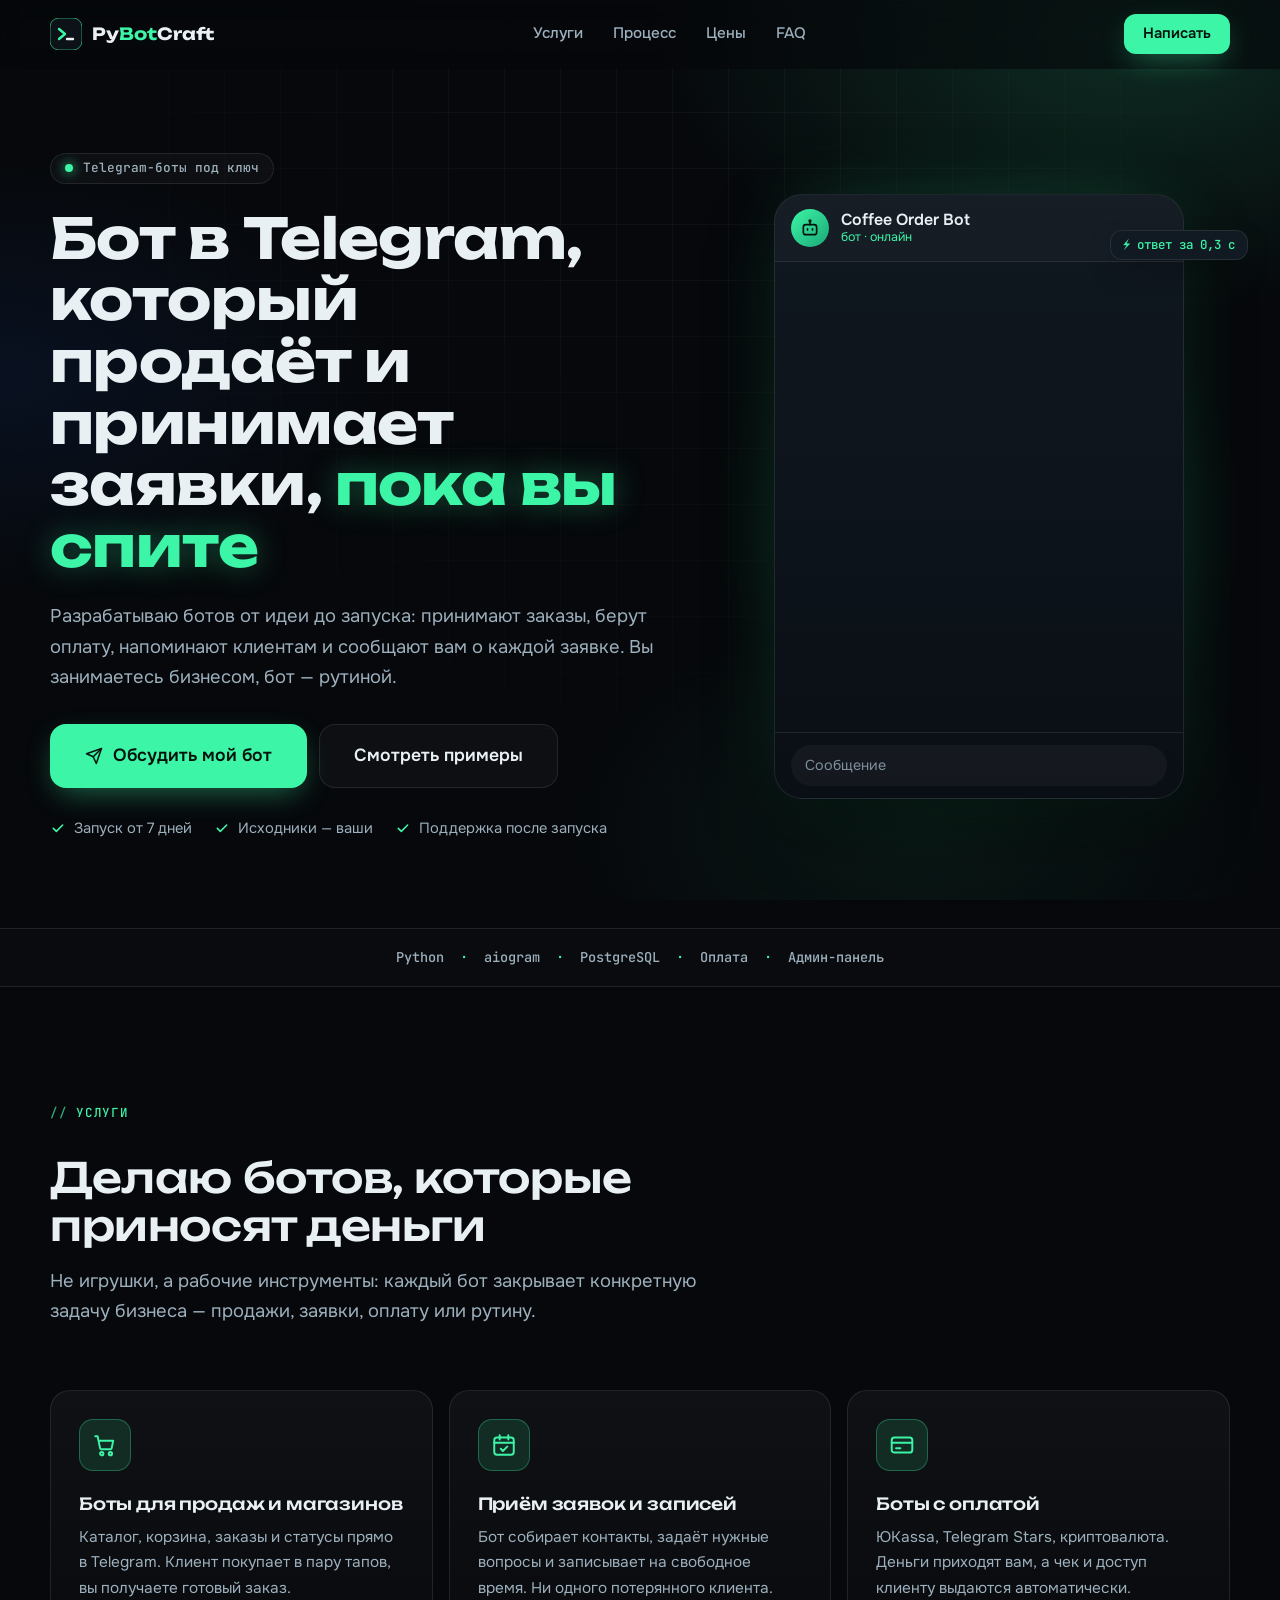
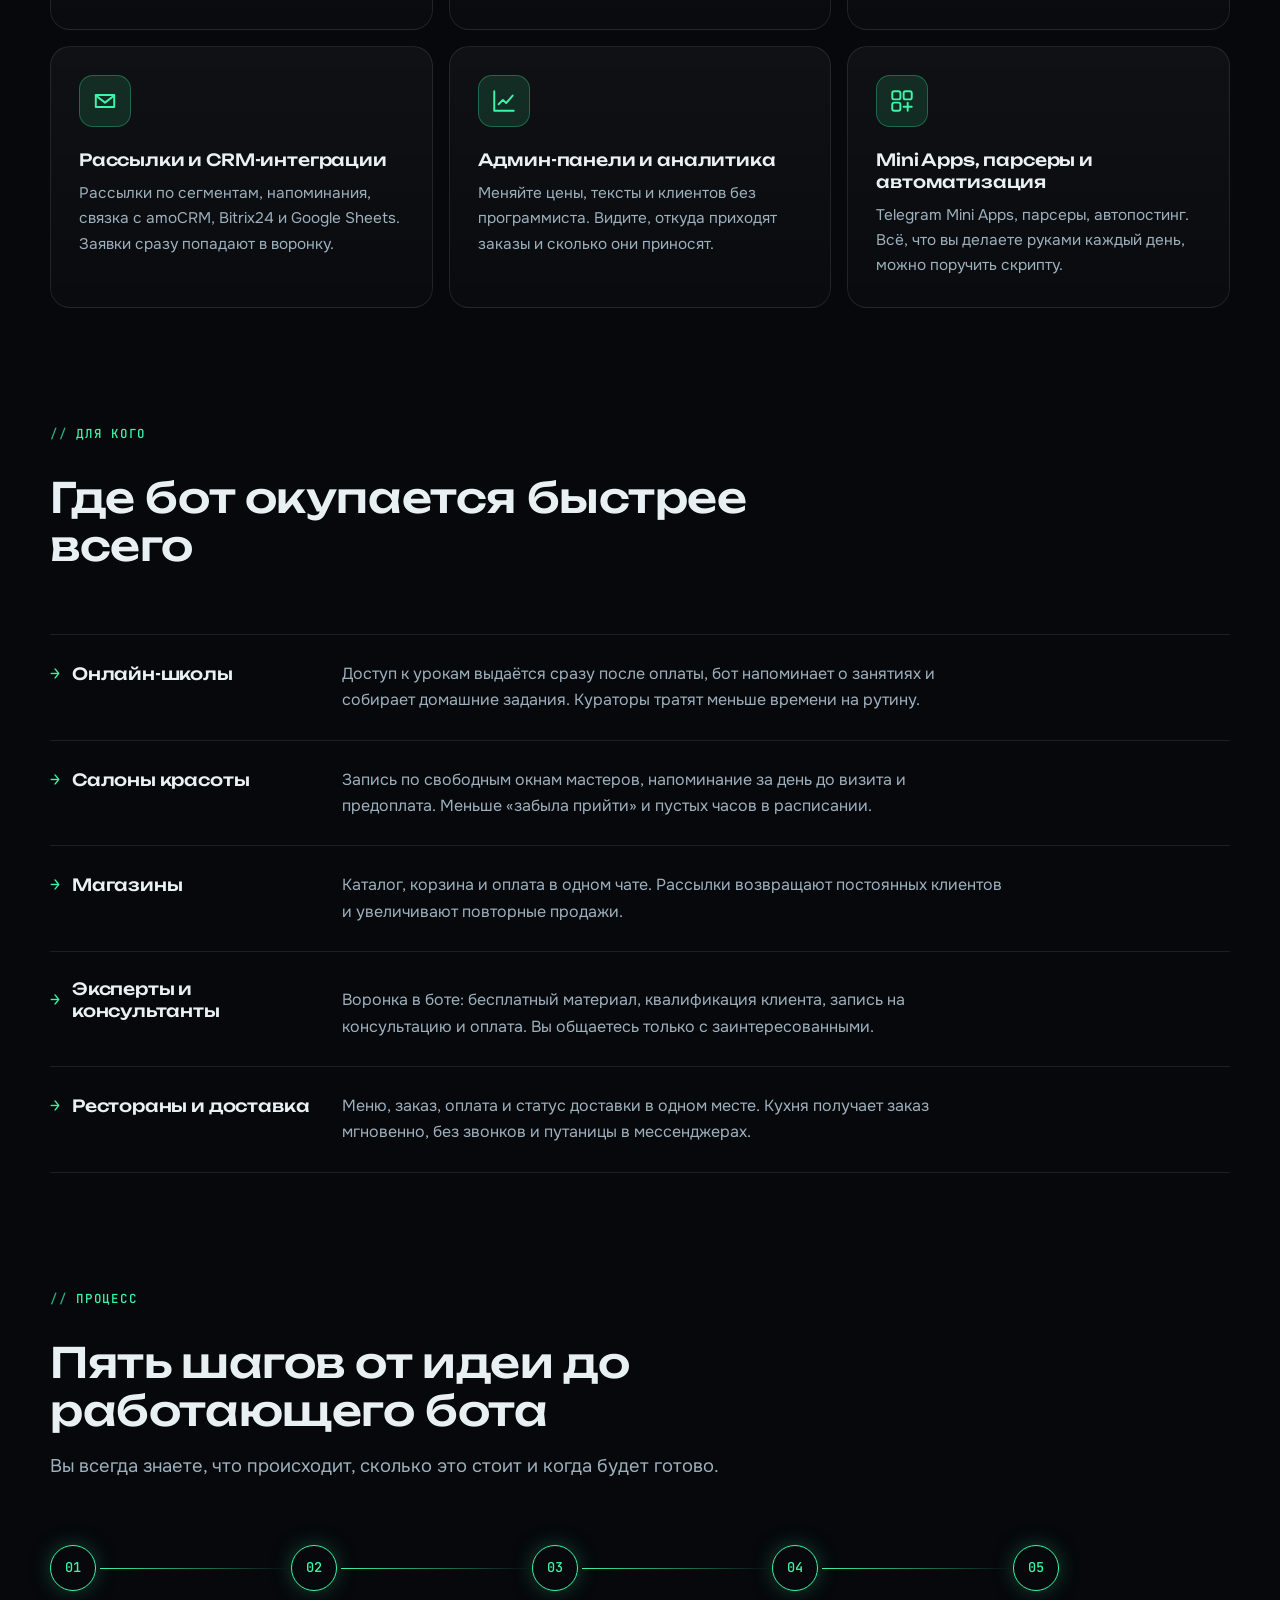
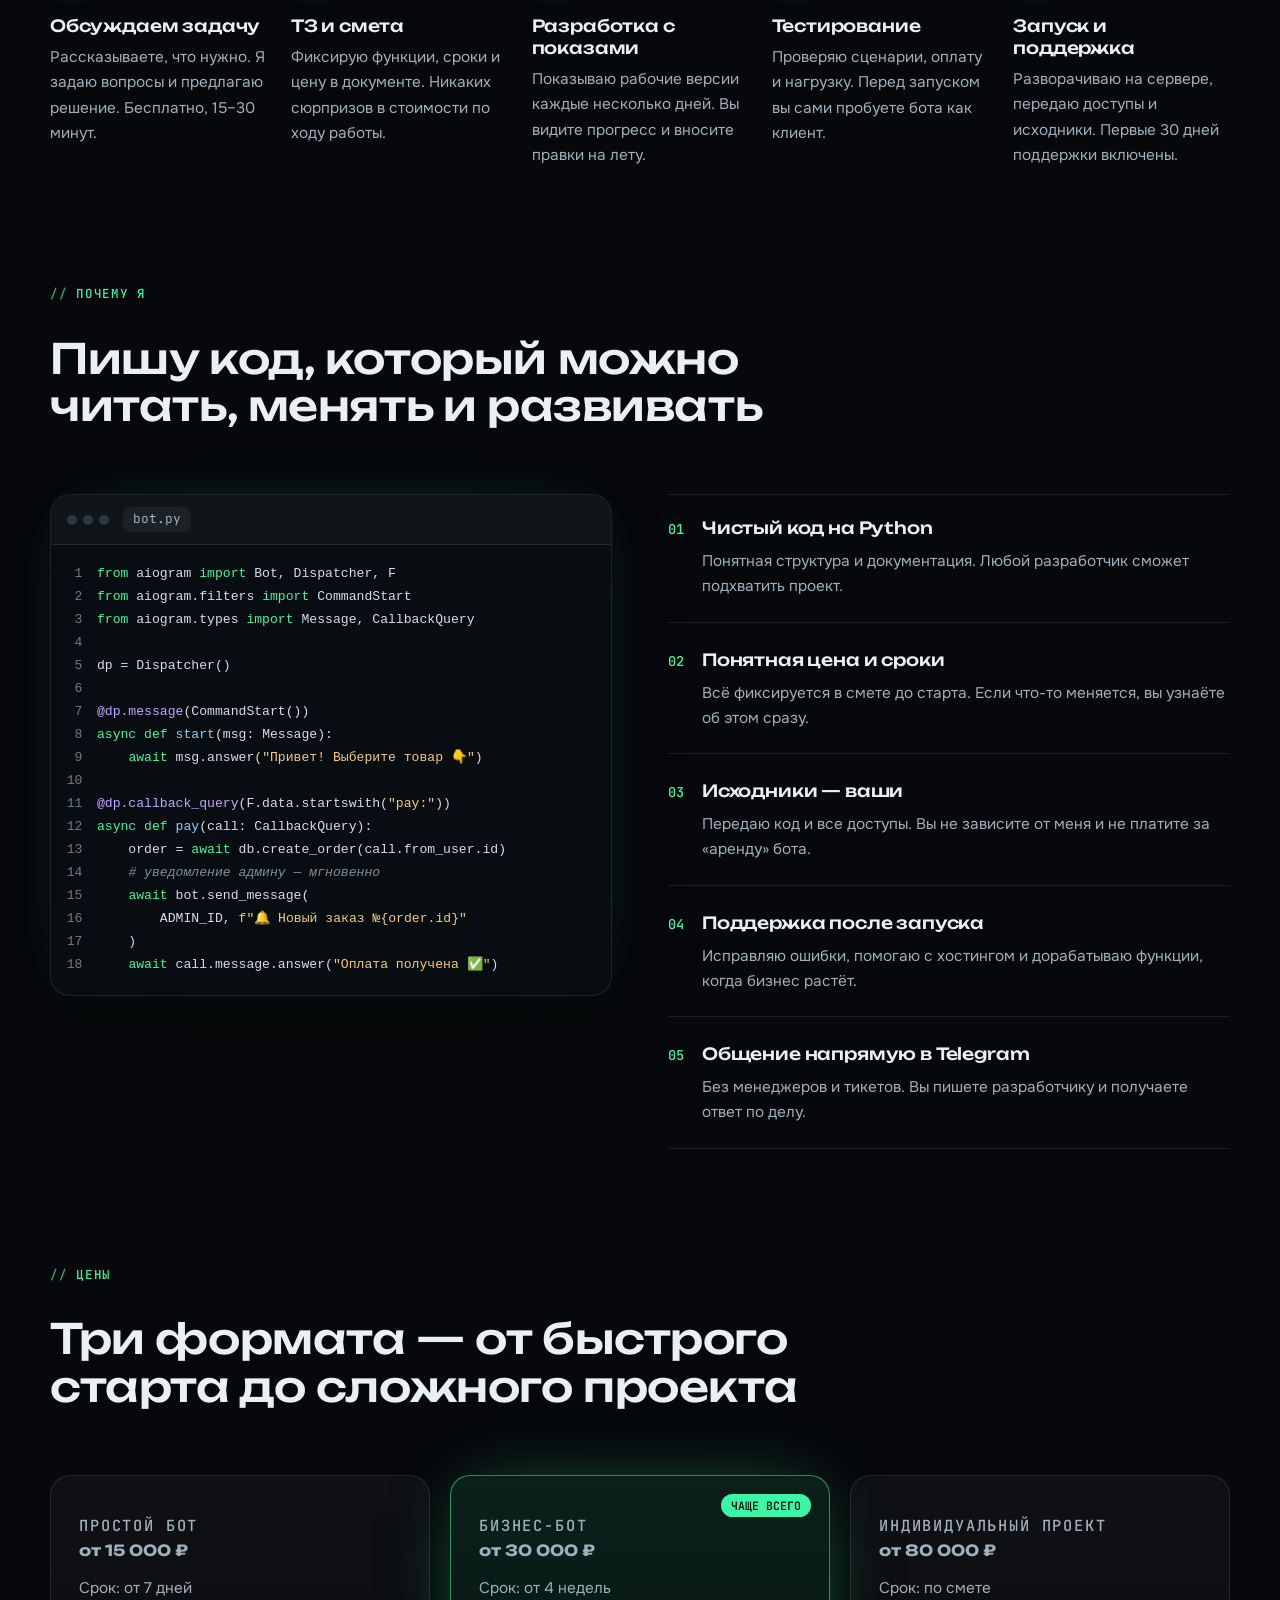
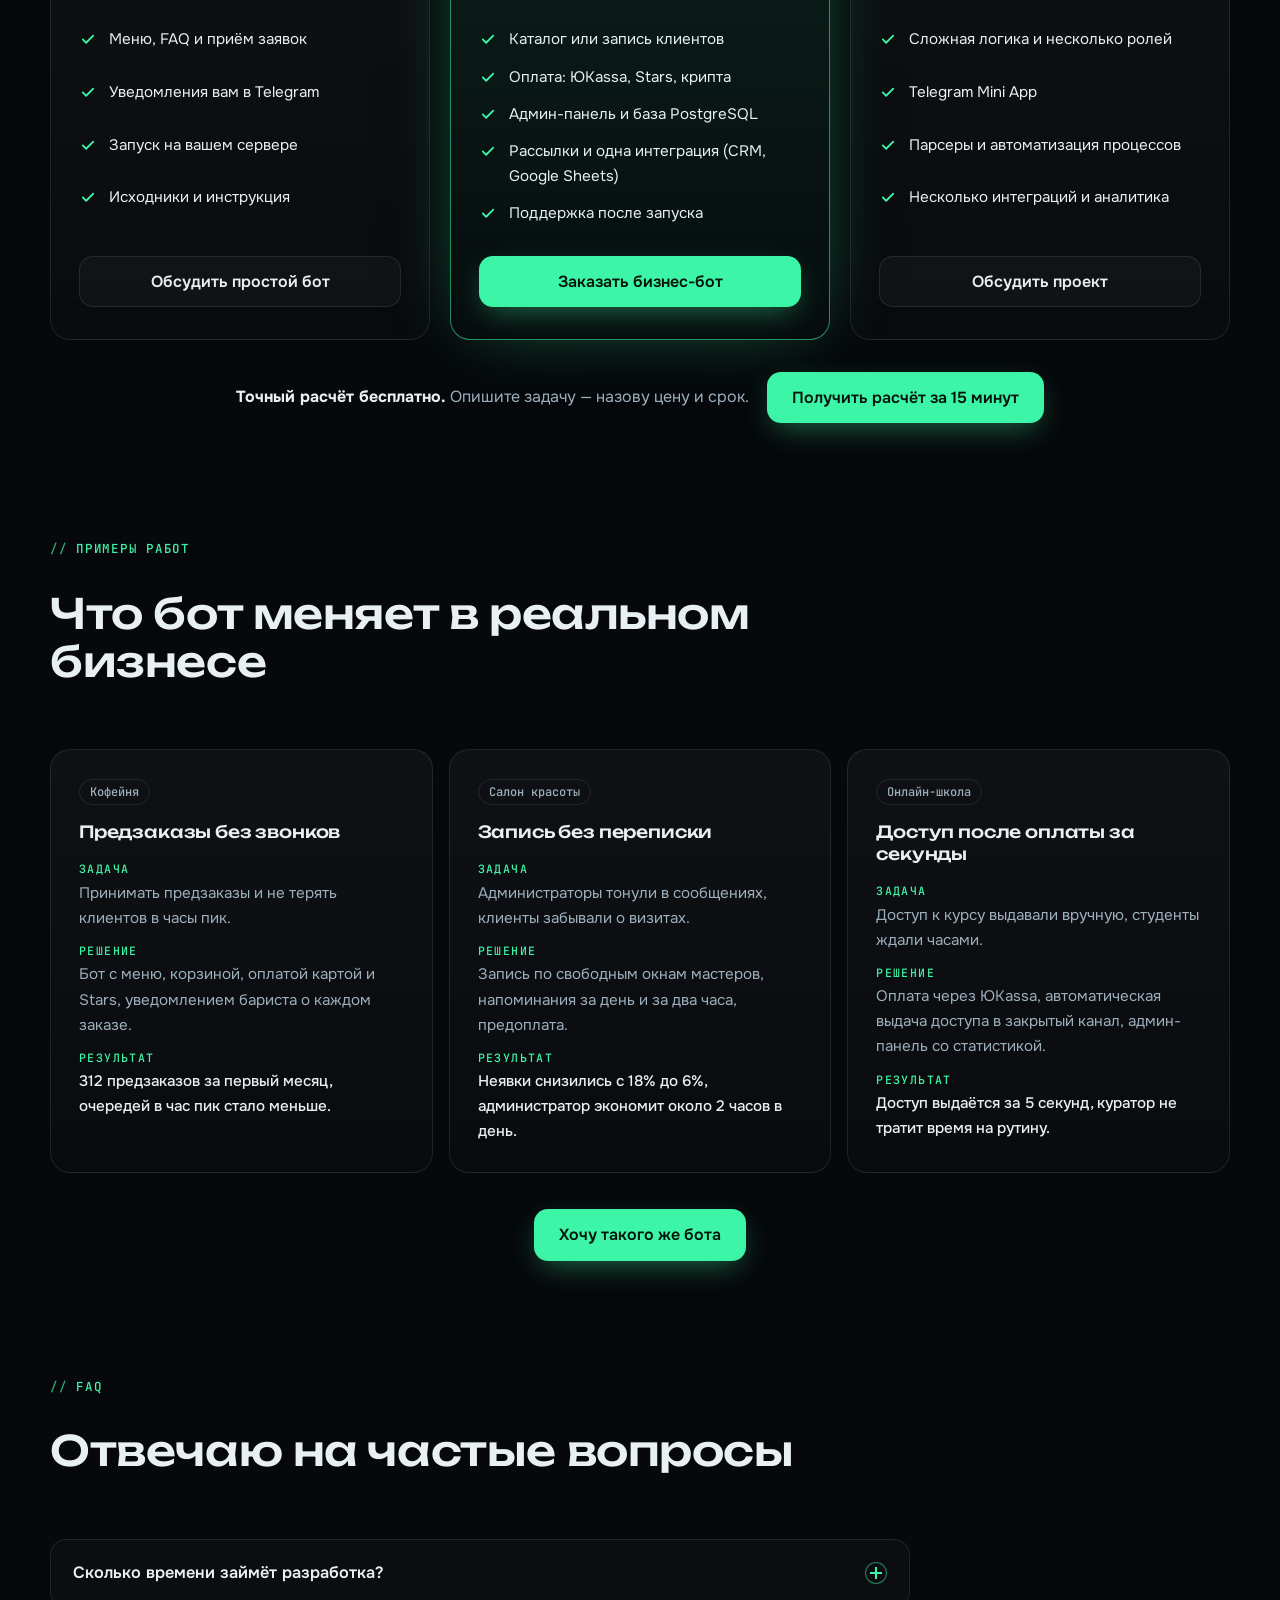
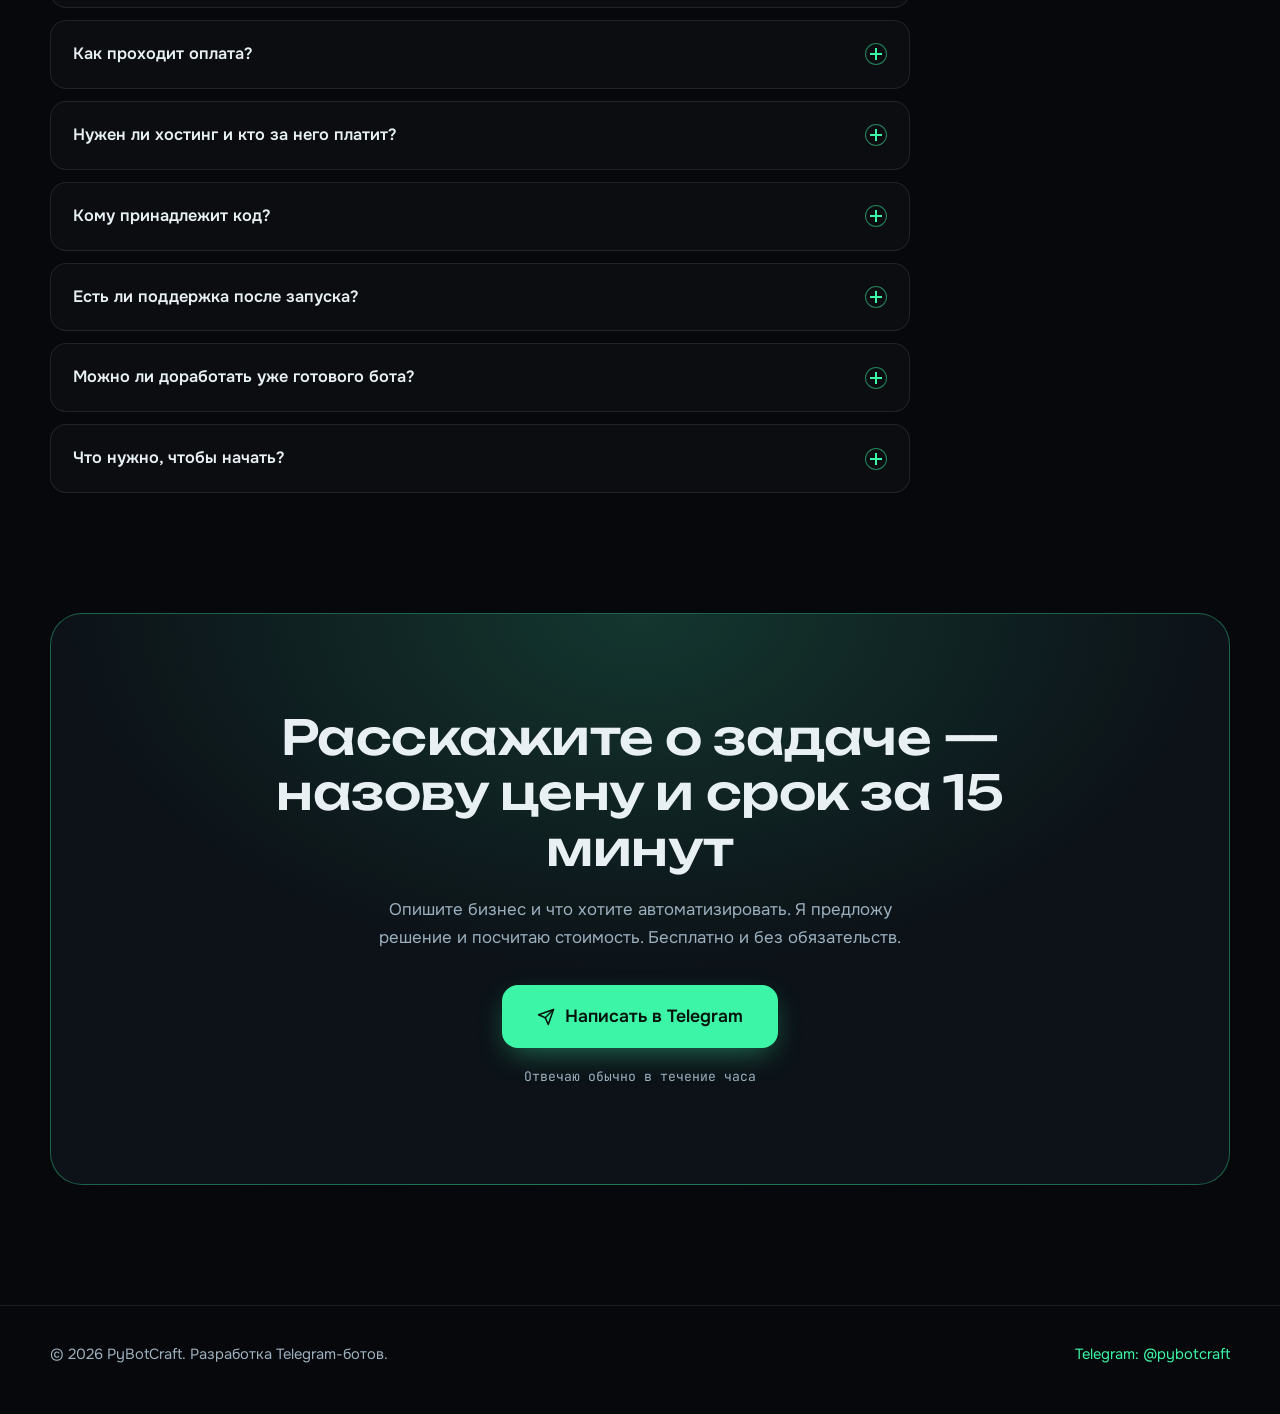
<file: pybotcraft.html>
<!DOCTYPE html>
<html lang="ru">
<head>
<meta charset="utf-8">
<meta name="viewport" content="width=device-width, initial-scale=1">
<title>PyBotCraft — разработка Telegram-ботов под ключ</title>
<meta name="description" content="Разрабатываю Telegram-ботов под ключ: продажи, заявки, оплата, рассылки, админ-панели. Понятная цена, исходники ваши, поддержка после запуска. Расчёт бесплатно.">
<meta name="theme-color" content="#06080b">
<!-- TODO: укажите реальный адрес сайта (GitHub Pages или свой домен) -->
<link rel="canonical" href="https://YOUR-USERNAME.github.io/YOUR-REPO/">

<meta property="og:type" content="website">
<meta property="og:locale" content="ru_RU">
<meta property="og:site_name" content="PyBotCraft">
<meta property="og:title" content="PyBotCraft — Telegram-боты под ключ">
<meta property="og:description" content="Бот в Telegram, который продаёт и принимает заявки, пока вы спите. Расчёт стоимости бесплатно.">
<!-- TODO: укажите адрес сайта и загрузите картинку 1200x630 для превью в соцсетях -->
<meta property="og:url" content="https://YOUR-USERNAME.github.io/YOUR-REPO/">
<meta property="og:image" content="https://YOUR-USERNAME.github.io/YOUR-REPO/og.png">
<meta name="twitter:card" content="summary_large_image">
<meta name="twitter:title" content="PyBotCraft — Telegram-боты под ключ">
<meta name="twitter:description" content="Бот в Telegram, который продаёт и принимает заявки, пока вы спите. Расчёт стоимости бесплатно.">
<meta name="twitter:image" content="https://YOUR-USERNAME.github.io/YOUR-REPO/og.png">

<link rel="icon" href="data:image/svg+xml,%3Csvg xmlns='http://www.w3.org/2000/svg' viewBox='0 0 100 100'%3E%3Ctext y='.9em' font-size='90'%3E🤖%3C/text%3E%3C/svg%3E">

<link rel="preconnect" href="https://fonts.googleapis.com">
<link rel="preconnect" href="https://fonts.gstatic.com" crossorigin>
<link href="https://fonts.googleapis.com/css2?family=Unbounded:wght@500;700&family=Onest:wght@400;500;600&family=JetBrains+Mono:wght@400;500&display=swap" rel="stylesheet">

<script>document.documentElement.classList.add('js');</script>

<style>
:root{
  --bg:#06080b;
  --surface:#0c1218;
  --surface-2:#111922;
  --line:rgba(255,255,255,.09);
  --text:#e9f0f4;
  --muted:#9db0bd;
  --accent:#3df5a7;
  --accent-ink:#04140d;
  --accent-soft:rgba(61,245,167,.12);
  --radius:20px;
  --font-display:'Unbounded',system-ui,sans-serif;
  --font-body:'Onest',system-ui,-apple-system,'Segoe UI',sans-serif;
  --font-mono:'JetBrains Mono',ui-monospace,'SFMono-Regular',Menlo,monospace;
}
*,*::before,*::after{box-sizing:border-box}
*{margin:0}
html{scroll-behavior:smooth;-webkit-text-size-adjust:100%}
body{background:var(--bg);color:var(--text);font:400 1rem/1.65 var(--font-body);overflow-x:hidden;-webkit-font-smoothing:antialiased}
img,svg{display:block;max-width:100%}
a{color:inherit}
ul,ol{padding:0;list-style:none}
:focus-visible{outline:3px solid var(--accent);outline-offset:3px;border-radius:6px}
.sr-only{position:absolute;width:1px;height:1px;overflow:hidden;clip:rect(0 0 0 0);white-space:nowrap}
.skip{position:absolute;left:12px;top:-60px;z-index:100;background:var(--accent);color:var(--accent-ink);padding:10px 16px;border-radius:10px;font-weight:600;text-decoration:none}
.skip:focus{top:12px}

.bg{position:fixed;inset:0;z-index:-1;pointer-events:none;background:
  radial-gradient(60% 50% at 88% 4%,rgba(61,245,167,.15),transparent 62%),
  radial-gradient(50% 40% at 0% 42%,rgba(40,110,255,.09),transparent 62%),
  radial-gradient(45% 40% at 72% 92%,rgba(61,245,167,.07),transparent 62%),
  var(--bg)}
.bg::after{content:"";position:absolute;inset:0;background-image:linear-gradient(rgba(255,255,255,.035) 1px,transparent 1px),linear-gradient(90deg,rgba(255,255,255,.035) 1px,transparent 1px);background-size:56px 56px;-webkit-mask-image:radial-gradient(ellipse at 50% 0,#000 15%,transparent 72%);mask-image:radial-gradient(ellipse at 50% 0,#000 15%,transparent 72%)}

.wrap{width:min(1180px,100% - 40px);margin-inline:auto}
section[id]{scroll-margin-top:84px}
.section{padding-block:clamp(64px,10vw,120px)}
.eyebrow{font:500 .78rem/1 var(--font-mono);letter-spacing:.14em;text-transform:uppercase;color:var(--accent);margin-bottom:18px}
.eyebrow::before{content:"// ";opacity:.7}
h1,h2,h3{font-family:var(--font-display);font-weight:500;line-height:1.15;letter-spacing:-.01em;overflow-wrap:break-word}
h2{font-size:clamp(1.5rem,4.6vw,2.6rem);max-width:22ch}
h3{font-size:1.05rem;line-height:1.3}
.lead{color:var(--muted);font-size:clamp(1rem,2.2vw,1.15rem);max-width:56ch}
.section-head{margin-bottom:clamp(36px,6vw,64px);display:grid;gap:16px}

/* buttons */
.btn{display:inline-flex;align-items:center;justify-content:center;gap:10px;padding:15px 24px;border-radius:14px;font:600 1rem/1.2 var(--font-body);text-decoration:none;border:1px solid transparent;cursor:pointer;transition:transform .2s,box-shadow .2s,background .2s,border-color .2s;text-align:center}
.btn svg{width:18px;height:18px;flex:none;stroke:currentColor;fill:none;stroke-width:2;stroke-linecap:round;stroke-linejoin:round}
.btn--primary{background:var(--accent);color:var(--accent-ink);box-shadow:0 0 0 0 rgba(61,245,167,.4),0 10px 30px -8px rgba(61,245,167,.45)}
.btn--primary:hover{transform:translateY(-2px);box-shadow:0 0 0 6px rgba(61,245,167,.12),0 16px 40px -8px rgba(61,245,167,.6)}
.btn--ghost{background:rgba(255,255,255,.03);border-color:var(--line);color:var(--text)}
.btn--ghost:hover{border-color:var(--accent);background:var(--accent-soft);transform:translateY(-2px)}
.btn--sm{padding:10px 18px;border-radius:12px;font-size:.92rem}
.btn--lg{padding:20px 34px;font-size:1.1rem;border-radius:16px}
.btn--block{width:100%}

/* header */
.header{position:sticky;top:0;z-index:50;background:rgba(6,8,11,.62);-webkit-backdrop-filter:blur(14px);backdrop-filter:blur(14px);border-bottom:1px solid transparent;transition:border-color .3s}
.header.scrolled{border-color:var(--line)}
.header__in{display:flex;align-items:center;justify-content:space-between;gap:12px;min-height:68px}
.logo{display:inline-flex;align-items:center;gap:10px;text-decoration:none;font:700 1.05rem/1 var(--font-display)}
.logo svg{width:32px;height:32px}
.logo b{color:var(--accent);font-weight:700}
.nav{display:none;position:absolute;left:0;right:0;top:100%;background:rgba(6,8,11,.97);border-bottom:1px solid var(--line);padding:12px 20px 20px}
.nav.open{display:block}
.nav a{display:block;padding:14px 4px;text-decoration:none;color:var(--muted);border-bottom:1px solid var(--line);font-weight:500}
.nav a:hover{color:var(--accent)}
.header__act{display:flex;align-items:center;gap:10px}
.burger{width:44px;height:44px;border-radius:12px;border:1px solid var(--line);background:rgba(255,255,255,.03);display:grid;place-items:center;cursor:pointer;color:var(--text)}
.burger svg{width:22px;height:22px;stroke:currentColor;fill:none;stroke-width:2;stroke-linecap:round}

/* hero */
.hero{padding-top:clamp(36px,7vw,84px);padding-bottom:clamp(48px,7vw,88px)}
.hero__grid{display:grid;gap:48px;align-items:center}
.pill{display:inline-flex;align-items:center;gap:10px;padding:8px 14px;border:1px solid var(--line);border-radius:999px;font:500 .8rem/1 var(--font-mono);color:var(--muted);background:rgba(255,255,255,.03);margin-bottom:24px}
.pill i{width:8px;height:8px;border-radius:50%;background:var(--accent);box-shadow:0 0 12px var(--accent);animation:pulse 2s infinite}
h1{font-size:clamp(1.65rem,6.4vw,3.5rem);font-weight:700;line-height:1.1;max-width:18ch}
h1 em{font-style:normal;color:var(--accent);text-shadow:0 0 30px rgba(61,245,167,.35)}
.hero .lead{margin-top:24px}
.hero__cta{display:flex;flex-direction:column;gap:12px;margin-top:32px}
.hero__facts{display:flex;flex-wrap:wrap;gap:10px 22px;margin-top:28px;color:var(--muted);font-size:.92rem}
.hero__facts li{display:flex;align-items:center;gap:8px}
.hero__facts svg{width:16px;height:16px;stroke:var(--accent);fill:none;stroke-width:2.4;stroke-linecap:round;stroke-linejoin:round;flex:none}

/* chat */
.chat-wrap{position:relative;display:grid;place-items:center}
.chat-wrap::before{content:"";position:absolute;inset:8% 0 0;background:radial-gradient(closest-side,rgba(61,245,167,.22),transparent);filter:blur(30px);z-index:-1}
.chat{width:100%;max-width:410px;border-radius:28px;background:linear-gradient(180deg,#101820,#0a0f15);border:1px solid var(--line);box-shadow:0 30px 80px -20px rgba(0,0,0,.75),0 0 80px -30px rgba(61,245,167,.35);overflow:hidden}
.chat__bar{display:flex;align-items:center;gap:12px;padding:14px 16px;border-bottom:1px solid var(--line);background:rgba(255,255,255,.025)}
.avatar{width:38px;height:38px;border-radius:50%;background:linear-gradient(135deg,var(--accent),#1aa876);display:grid;place-items:center;color:var(--accent-ink);flex:none}
.avatar svg{width:20px;height:20px;stroke:currentColor;fill:none;stroke-width:2;stroke-linecap:round;stroke-linejoin:round}
.chat__name{font-weight:600;line-height:1.2}
.chat__status{font-size:.78rem;color:var(--accent);line-height:1.2}
.chat__body{height:470px;padding:16px;display:flex;flex-direction:column;justify-content:flex-end;gap:10px;overflow:hidden;-webkit-mask-image:linear-gradient(to bottom,transparent 0,#000 54px);mask-image:linear-gradient(to bottom,transparent 0,#000 54px)}
.msg{max-width:88%;padding:10px 14px;border-radius:18px;font-size:.92rem;line-height:1.45;animation:pop .35s cubic-bezier(.2,.8,.2,1)}
.msg--bot{align-self:flex-start;background:#17212b;border:1px solid var(--line);border-bottom-left-radius:6px}
.msg--user{align-self:flex-end;background:#12503a;color:#e9fff6;border-bottom-right-radius:6px}
.msg--admin{align-self:stretch;max-width:100%;background:var(--accent-soft);border:1px dashed rgba(61,245,167,.55);border-radius:14px;display:grid;gap:2px}
.msg--admin strong{font:500 .8rem/1.3 var(--font-mono);color:var(--accent)}
.kb{display:flex;flex-wrap:wrap;gap:6px;margin-top:10px}
.kb span{padding:6px 10px;border-radius:10px;background:rgba(61,245,167,.1);border:1px solid rgba(61,245,167,.35);color:var(--accent);font-size:.8rem;font-weight:500}
.typing{align-self:flex-start;display:flex;gap:5px;padding:14px 16px;background:#17212b;border:1px solid var(--line);border-radius:18px;border-bottom-left-radius:6px;animation:pop .3s}
.typing span{width:7px;height:7px;border-radius:50%;background:var(--muted);animation:blink 1.1s infinite}
.typing span:nth-child(2){animation-delay:.18s}
.typing span:nth-child(3){animation-delay:.36s}
.chat__input{display:flex;align-items:center;gap:10px;padding:12px 16px;border-top:1px solid var(--line);color:#7d8e9c;font-size:.9rem}
.chat__input i{flex:1;padding:9px 14px;border-radius:999px;background:rgba(255,255,255,.04);font-style:normal}
.chip{position:absolute;right:-4px;top:6%;padding:8px 12px;border-radius:12px;background:var(--surface-2);border:1px solid var(--line);font:500 .78rem/1 var(--font-mono);color:var(--accent);box-shadow:0 12px 30px -10px rgba(0,0,0,.7);animation:float 5s ease-in-out infinite}

@keyframes pop{from{opacity:0;transform:translateY(10px) scale(.96)}to{opacity:1;transform:none}}
@keyframes blink{0%,60%,100%{opacity:.3;transform:translateY(0)}30%{opacity:1;transform:translateY(-3px)}}
@keyframes pulse{50%{opacity:.4}}
@keyframes float{50%{transform:translateY(-8px)}}

/* trust */
.trust{border-block:1px solid var(--line);background:rgba(255,255,255,.015)}
.trust ul{display:flex;flex-wrap:wrap;justify-content:center;gap:10px 0;padding:22px 0;font:500 .85rem/1 var(--font-mono);color:var(--muted)}
.trust li{display:flex;align-items:center}
.trust li+li::before{content:"·";margin:0 16px;color:var(--accent)}

/* cards */
.grid{display:grid;gap:16px}
.card{--mx:50%;--my:50%;position:relative;padding:28px;border-radius:var(--radius);background:linear-gradient(180deg,rgba(255,255,255,.04),rgba(255,255,255,.015));border:1px solid var(--line);transition:transform .3s,background .3s;overflow:hidden}
.card::before{content:"";position:absolute;inset:0;border-radius:inherit;padding:1px;background:radial-gradient(260px circle at var(--mx) var(--my),var(--accent),transparent 65%);-webkit-mask:linear-gradient(#000 0 0) content-box,linear-gradient(#000 0 0);-webkit-mask-composite:xor;mask:linear-gradient(#000 0 0) content-box exclude,linear-gradient(#000 0 0);mask-composite:exclude;opacity:0;transition:opacity .3s;pointer-events:none}
.card::after{content:"";position:absolute;inset:0;background:radial-gradient(360px circle at var(--mx) var(--my),rgba(61,245,167,.08),transparent 60%);opacity:0;transition:opacity .3s;pointer-events:none}
.card:hover{transform:translateY(-4px)}
.card:hover::before,.card:hover::after{opacity:1}
.card > *{position:relative;z-index:1}
.icon{width:52px;height:52px;border-radius:14px;display:grid;place-items:center;background:var(--accent-soft);border:1px solid rgba(61,245,167,.3);color:var(--accent);margin-bottom:22px}
.icon svg{width:26px;height:26px;stroke:currentColor;fill:none;stroke-width:1.8;stroke-linecap:round;stroke-linejoin:round}
.card p{color:var(--muted);margin-top:10px;font-size:.96rem}

/* audience */
.rows{border-top:1px solid var(--line)}
.row{display:grid;gap:8px;padding:26px 0;border-bottom:1px solid var(--line);transition:background .3s,padding .3s}
.row:hover{background:linear-gradient(90deg,var(--accent-soft),transparent);padding-inline:16px}
.row h3{display:flex;align-items:center;gap:12px}
.row h3::before{content:"→";color:var(--accent);font-family:var(--font-mono)}
.row p{color:var(--muted);max-width:60ch}

/* steps */
.steps{counter-reset:s;display:grid}
.step{counter-increment:s;position:relative;padding:0 0 36px 66px}
.step::before{content:"0" counter(s);position:absolute;left:0;top:0;width:46px;height:46px;border-radius:50%;border:1px solid var(--accent);color:var(--accent);display:grid;place-items:center;font:500 .85rem/1 var(--font-mono);background:var(--bg);box-shadow:0 0 24px -6px rgba(61,245,167,.5)}
.step::after{content:"";position:absolute;left:23px;top:50px;bottom:4px;width:1px;background:linear-gradient(var(--accent),transparent)}
.step:last-child::after{display:none}
.step p{color:var(--muted);margin-top:8px;font-size:.96rem}

/* why */
.why{display:grid;gap:40px}
.editor{border-radius:var(--radius);background:#080d12;border:1px solid var(--line);box-shadow:0 30px 70px -30px rgba(0,0,0,.8),0 0 60px -30px rgba(61,245,167,.3);overflow:hidden;min-width:0}
.editor__bar{display:flex;align-items:center;gap:14px;padding:12px 16px;border-bottom:1px solid var(--line);background:rgba(255,255,255,.03)}
.dots{display:flex;gap:6px}
.dots i{width:10px;height:10px;border-radius:50%;background:#2a3642}
.editor__tab{font:400 .8rem/1 var(--font-mono);color:var(--muted);padding:6px 10px;border-radius:8px;background:rgba(255,255,255,.05)}
.editor pre{margin:0;padding:18px 0;overflow-x:auto;white-space:normal;font:400 .8rem/1.75 var(--font-mono);color:#d5dee5;counter-reset:ln}
.editor .l{display:block;white-space:pre;padding-right:20px}
.editor .l::before{counter-increment:ln;content:counter(ln);display:inline-block;width:2.4em;margin:0 1.1em 0 0;text-align:right;color:#6b7c8b;-webkit-user-select:none;user-select:none}
.k{color:#3df5a7}.s{color:#f5c97a}.f{color:#8ecbff}.d{color:#c3a6ff}.c{color:#7d8e9c;font-style:italic}.n{color:#ffa07a}
.perks{display:grid;gap:4px;align-content:start}
.perk{display:grid;grid-template-columns:auto 1fr;gap:6px 18px;padding:22px 0;border-bottom:1px solid var(--line)}
.perk:first-child{border-top:1px solid var(--line)}
.perk b{font:500 .85rem/1.9 var(--font-mono);color:var(--accent)}
.perk p{grid-column:2;color:var(--muted);font-size:.96rem}

/* pricing */
.plans{display:grid;gap:20px;align-items:stretch}
.plan{display:flex;flex-direction:column;padding:32px 28px}
.plan__name{font:500 .8rem/1 var(--font-mono);letter-spacing:.12em;text-transform:uppercase;color:var(--muted)}
.plan__price{font:700 clamp(1.8rem,5vw,2.3rem)/1.1 var(--font-display);margin:18px 0 6px}
.plan__term{color:var(--muted);font-size:.9rem}
.plan ul{display:grid;gap:12px;margin:26px 0 30px;flex:1}
.plan li{display:flex;gap:12px;font-size:.95rem}
.plan li svg{width:18px;height:18px;margin-top:3px;flex:none;stroke:var(--accent);fill:none;stroke-width:2.4;stroke-linecap:round;stroke-linejoin:round}
.plan--hot{background:linear-gradient(180deg,rgba(61,245,167,.1),rgba(61,245,167,.02));border-color:rgba(61,245,167,.55);box-shadow:0 0 70px -25px rgba(61,245,167,.5)}
.plan--hot::before{opacity:1}
.badge{position:absolute;top:18px;right:18px;padding:6px 10px;border-radius:999px;background:var(--accent);color:var(--accent-ink);font:600 .72rem/1 var(--font-mono);z-index:2}
.plans-note{margin-top:32px;display:flex;flex-direction:column;align-items:center;gap:18px;text-align:center;color:var(--muted)}
.plans-note strong{color:var(--text)}

/* cases */
.case dl{display:grid;gap:14px;margin-top:20px}
.case dt{font:500 .72rem/1 var(--font-mono);letter-spacing:.12em;text-transform:uppercase;color:var(--accent);margin-bottom:6px}
.case dd{color:var(--muted);font-size:.95rem}
.case dd.res{color:var(--text);font-weight:500}
.case__tag{display:inline-block;font:500 .75rem/1 var(--font-mono);color:var(--muted);border:1px solid var(--line);border-radius:999px;padding:6px 10px;margin-bottom:16px}
.center-cta{margin-top:36px;text-align:center}

/* faq */
.faq{display:grid;gap:12px;max-width:860px}
.faq details{border:1px solid var(--line);border-radius:16px;background:rgba(255,255,255,.025);transition:border-color .3s,background .3s}
.faq details[open]{border-color:rgba(61,245,167,.5);background:var(--accent-soft)}
.faq summary{list-style:none;cursor:pointer;display:flex;align-items:center;justify-content:space-between;gap:16px;padding:20px 22px;font-weight:600;font-size:1.02rem}
.faq summary::-webkit-details-marker{display:none}
.faq summary::after{content:"";flex:none;width:22px;height:22px;background:
  linear-gradient(var(--accent),var(--accent)) center/12px 2px no-repeat,
  linear-gradient(var(--accent),var(--accent)) center/2px 12px no-repeat;border:1px solid rgba(61,245,167,.5);border-radius:50%;transition:transform .3s}
.faq details[open] summary::after{transform:rotate(45deg)}
.faq details p{padding:0 22px 22px;color:var(--muted);max-width:68ch}

/* final cta */
.final{position:relative;text-align:center;padding:clamp(48px,9vw,96px) 24px;border-radius:32px;border:1px solid rgba(61,245,167,.35);background:radial-gradient(70% 90% at 50% 0,rgba(61,245,167,.16),transparent 70%),var(--surface);overflow:hidden}
.final h2{margin-inline:auto;max-width:20ch;font-size:clamp(1.55rem,5.2vw,3rem)}
.final p{color:var(--muted);margin:20px auto 34px;max-width:50ch;font-size:1.05rem}
.final small{display:block;margin-top:18px;color:var(--muted);font-family:var(--font-mono);font-size:.82rem}

footer{padding:36px 0 48px;border-top:1px solid var(--line);color:var(--muted);font-size:.92rem}
.footer__in{display:flex;flex-direction:column;gap:12px;align-items:flex-start}
footer a{color:var(--accent);text-decoration:none}
footer a:hover{text-decoration:underline}

/* reveal */
.js .reveal{opacity:0;transform:translateY(26px);transition:opacity .7s cubic-bezier(.2,.7,.2,1),transform .7s cubic-bezier(.2,.7,.2,1);transition-delay:calc(var(--d,0) * 80ms)}
.js .reveal.in{opacity:1;transform:none}

/* >= 768 */
@media (min-width:768px){
  .wrap{width:min(1180px,100% - 64px)}
  .hero__cta{flex-direction:row;flex-wrap:wrap}
  .grid--3{grid-template-columns:repeat(2,1fr)}
  .row{grid-template-columns:260px 1fr;gap:32px;align-items:baseline}
  .step{padding-bottom:40px}
  .plans-note{flex-direction:row;justify-content:center}
  .footer__in{flex-direction:row;justify-content:space-between;align-items:center}
}
/* >= 1024 */
@media (min-width:1024px){
  .nav{display:flex;position:static;background:none;border:0;padding:0;gap:30px}
  .nav a{border:0;padding:8px 0;font-size:.95rem}
  .burger{display:none}
  .hero__grid{grid-template-columns:1.1fr .9fr;gap:64px}
  .grid--3{grid-template-columns:repeat(3,1fr)}
  .why{grid-template-columns:1fr 1fr;gap:56px;align-items:start}
  .editor{position:sticky;top:96px}
  .editor pre{font-size:.82rem}
  .steps{grid-template-columns:repeat(5,1fr);gap:24px}
  .step{padding:70px 0 0}
  .step::after{left:50px;right:-24px;top:23px;bottom:auto;width:auto;height:1px;background:linear-gradient(90deg,var(--accent),transparent)}
  .plans{grid-template-columns:repeat(3,1fr)}
  .plan--hot{transform:translateY(-14px)}
  .plan--hot:hover{transform:translateY(-18px)}
  .chip{right:-18px}
}
@media (min-width:1440px){
  .hero__grid{gap:96px}
}

@media (prefers-reduced-motion:reduce){
  html{scroll-behavior:auto}
  *,*::before,*::after{animation:none!important;transition:none!important}
  .js .reveal{opacity:1;transform:none}
  .card:hover,.btn:hover{transform:none}
}
</style>
</head>
<body>

<svg width="0" height="0" style="position:absolute" aria-hidden="true" focusable="false">
  <defs>
    <symbol id="i-send" viewBox="0 0 24 24"><path d="M22 2 11 13"/><path d="m22 2-7 20-4-9-9-4 20-7z"/></symbol>
    <symbol id="i-check" viewBox="0 0 24 24"><path d="m5 12.5 4.5 4.5L19 7.5"/></symbol>
    <symbol id="i-cart" viewBox="0 0 24 24"><circle cx="9" cy="20" r="1.5"/><circle cx="17" cy="20" r="1.5"/><path d="M3 4h2.2l2.3 11.1a1 1 0 0 0 1 .8h8.6a1 1 0 0 0 1-.8L19.6 8H6"/></symbol>
    <symbol id="i-cal" viewBox="0 0 24 24"><rect x="3" y="5" width="18" height="16" rx="2.5"/><path d="M3 10h18M8 3v4M16 3v4"/><path d="m9 15.5 2 2 4-4"/></symbol>
    <symbol id="i-card" viewBox="0 0 24 24"><rect x="2.5" y="5" width="19" height="14" rx="2.5"/><path d="M2.5 10h19M6.5 15h4"/></symbol>
    <symbol id="i-mail" viewBox="0 0 24 24"><path d="M3.5 6.5h17v11h-17z"/><path d="m3.5 7 8.5 6.5L20.5 7"/></symbol>
    <symbol id="i-chart" viewBox="0 0 24 24"><path d="M3 3v18h18"/><path d="m7 15 4-4 3 3 6-7"/></symbol>
    <symbol id="i-grid" viewBox="0 0 24 24"><rect x="3" y="3" width="7.5" height="7.5" rx="1.8"/><rect x="13.5" y="3" width="7.5" height="7.5" rx="1.8"/><rect x="3" y="13.5" width="7.5" height="7.5" rx="1.8"/><path d="M17.25 13.5v7.5M13.5 17.25H21"/></symbol>
    <symbol id="i-menu" viewBox="0 0 24 24"><path d="M4 7h16M4 12h16M4 17h16"/></symbol>
    <symbol id="i-bot" viewBox="0 0 24 24"><rect x="4" y="8" width="16" height="12" rx="3"/><path d="M12 4v4M9 13v1.5M15 13v1.5"/><circle cx="12" cy="3.5" r="1"/></symbol>
  </defs>
</svg>

<div class="bg" aria-hidden="true"></div>
<a class="skip" href="#main">Перейти к содержимому</a>

<!-- 1. Шапка -->
<header class="header" id="top">
  <div class="wrap header__in">
    <a class="logo" href="#top" aria-label="PyBotCraft — на главную">
      <svg viewBox="0 0 32 32" aria-hidden="true"><rect width="32" height="32" rx="9" fill="#0c1218" stroke="#3df5a7" stroke-opacity=".6"/><path d="m9 11 6 5-6 5" fill="none" stroke="#3df5a7" stroke-width="2.4" stroke-linecap="round" stroke-linejoin="round"/><path d="M17 21h6" stroke="#e9f0f4" stroke-width="2.4" stroke-linecap="round"/></svg>
      <span>Py<b>Bot</b>Craft</span>
    </a>
    <nav class="nav" id="nav" aria-label="Основная навигация">
      <a href="#services">Услуги</a>
      <a href="#process">Процесс</a>
      <a href="#pricing">Цены</a>
      <a href="#faq">FAQ</a>
    </nav>
    <div class="header__act">
      <a class="btn btn--primary btn--sm" href="http://t.me/pybotcraft?direct" target="_blank" rel="noopener noreferrer">Написать</a>
      <button class="burger" id="burger" type="button" aria-expanded="false" aria-controls="nav" aria-label="Открыть меню">
        <svg aria-hidden="true"><use href="#i-menu"/></svg>
      </button>
    </div>
  </div>
</header>

<main id="main">

<!-- 2. Hero -->
<section class="hero" aria-labelledby="hero-title">
  <div class="wrap hero__grid">
    <div>
      <p class="pill"><i aria-hidden="true"></i>Telegram-боты под ключ</p>
      <h1 id="hero-title">Бот в Telegram, который продаёт и принимает заявки, <em>пока вы спите</em></h1>
      <p class="lead">Разрабатываю ботов от идеи до запуска: принимают заказы, берут оплату, напоминают клиентам и сообщают вам о каждой заявке. Вы занимаетесь бизнесом, бот — рутиной.</p>
      <div class="hero__cta">
        <a class="btn btn--primary btn--lg" href="http://t.me/pybotcraft?direct" target="_blank" rel="noopener noreferrer">
          <svg aria-hidden="true"><use href="#i-send"/></svg>Обсудить мой бот
        </a>
        <a class="btn btn--ghost btn--lg" href="#cases">Смотреть примеры</a>
      </div>
      <ul class="hero__facts" aria-label="Коротко о подходе">
        <!-- TODO: поправьте минимальный срок запуска -->
        <li><svg aria-hidden="true"><use href="#i-check"/></svg>Запуск от 7 дней</li>
        <li><svg aria-hidden="true"><use href="#i-check"/></svg>Исходники — ваши</li>
        <li><svg aria-hidden="true"><use href="#i-check"/></svg>Поддержка после запуска</li>
      </ul>
    </div>

    <div class="chat-wrap">
      <p class="sr-only">Пример диалога: клиент заказывает кофе, бот принимает заказ, берёт оплату и сразу уведомляет администратора.</p>
      <div class="chat" aria-hidden="true">
        <div class="chat__bar">
          <div class="avatar"><svg><use href="#i-bot"/></svg></div>
          <div>
            <div class="chat__name">Coffee Order Bot</div>
            <div class="chat__status">бот · онлайн</div>
          </div>
        </div>
        <div class="chat__body" id="chat-body"></div>
        <div class="chat__input"><i>Сообщение</i></div>
      </div>
      <div class="chip" aria-hidden="true">⚡ ответ за 0,3 с</div>
    </div>
  </div>
</section>

<div class="trust">
  <div class="wrap">
    <ul aria-label="Технологии и возможности">
      <li>Python</li><li>aiogram</li><li>PostgreSQL</li><li>Оплата</li><li>Админ-панель</li>
    </ul>
  </div>
</div>

<!-- 3. Что я делаю -->
<section class="section" id="services" aria-labelledby="services-title">
  <div class="wrap">
    <div class="section-head reveal">
      <p class="eyebrow">услуги</p>
      <h2 id="services-title">Делаю ботов, которые приносят деньги</h2>
      <p class="lead">Не игрушки, а рабочие инструменты: каждый бот закрывает конкретную задачу бизнеса — продажи, заявки, оплату или рутину.</p>
    </div>
    <div class="grid grid--3">
      <article class="card reveal" style="--d:0">
        <div class="icon"><svg aria-hidden="true"><use href="#i-cart"/></svg></div>
        <h3>Боты для продаж и магазинов</h3>
        <p>Каталог, корзина, заказы и статусы прямо в Telegram. Клиент покупает в пару тапов, вы получаете готовый заказ.</p>
      </article>
      <article class="card reveal" style="--d:1">
        <div class="icon"><svg aria-hidden="true"><use href="#i-cal"/></svg></div>
        <h3>Приём заявок и записей</h3>
        <p>Бот собирает контакты, задаёт нужные вопросы и записывает на свободное время. Ни одного потерянного клиента.</p>
      </article>
      <article class="card reveal" style="--d:2">
        <div class="icon"><svg aria-hidden="true"><use href="#i-card"/></svg></div>
        <h3>Боты с оплатой</h3>
        <p>ЮKassa, Telegram Stars, криптовалюта. Деньги приходят вам, а чек и доступ клиенту выдаются автоматически.</p>
      </article>
      <article class="card reveal" style="--d:0">
        <div class="icon"><svg aria-hidden="true"><use href="#i-mail"/></svg></div>
        <h3>Рассылки и CRM-интеграции</h3>
        <p>Рассылки по сегментам, напоминания, связка с amoCRM, Bitrix24 и Google Sheets. Заявки сразу попадают в воронку.</p>
      </article>
      <article class="card reveal" style="--d:1">
        <div class="icon"><svg aria-hidden="true"><use href="#i-chart"/></svg></div>
        <h3>Админ-панели и аналитика</h3>
        <p>Меняйте цены, тексты и клиентов без программиста. Видите, откуда приходят заказы и сколько они приносят.</p>
      </article>
      <article class="card reveal" style="--d:2">
        <div class="icon"><svg aria-hidden="true"><use href="#i-grid"/></svg></div>
        <h3>Mini Apps, парсеры и автоматизация</h3>
        <p>Telegram Mini Apps, парсеры, автопостинг. Всё, что вы делаете руками каждый день, можно поручить скрипту.</p>
      </article>
    </div>
  </div>
</section>

<!-- 4. Для кого -->
<section class="section" id="audience" aria-labelledby="audience-title" style="padding-top:0">
  <div class="wrap">
    <div class="section-head reveal">
      <p class="eyebrow">для кого</p>
      <h2 id="audience-title">Где бот окупается быстрее всего</h2>
    </div>
    <div class="rows">
      <div class="row reveal">
        <h3>Онлайн-школы</h3>
        <p>Доступ к урокам выдаётся сразу после оплаты, бот напоминает о занятиях и собирает домашние задания. Кураторы тратят меньше времени на рутину.</p>
      </div>
      <div class="row reveal">
        <h3>Салоны красоты</h3>
        <p>Запись по свободным окнам мастеров, напоминание за день до визита и предоплата. Меньше «забыла прийти» и пустых часов в расписании.</p>
      </div>
      <div class="row reveal">
        <h3>Магазины</h3>
        <p>Каталог, корзина и оплата в одном чате. Рассылки возвращают постоянных клиентов и увеличивают повторные продажи.</p>
      </div>
      <div class="row reveal">
        <h3>Эксперты и консультанты</h3>
        <p>Воронка в боте: бесплатный материал, квалификация клиента, запись на консультацию и оплата. Вы общаетесь только с заинтересованными.</p>
      </div>
      <div class="row reveal">
        <h3>Рестораны и доставка</h3>
        <p>Меню, заказ, оплата и статус доставки в одном месте. Кухня получает заказ мгновенно, без звонков и путаницы в мессенджерах.</p>
      </div>
    </div>
  </div>
</section>

<!-- 5. Процесс -->
<section class="section" id="process" aria-labelledby="process-title" style="padding-top:0">
  <div class="wrap">
    <div class="section-head reveal">
      <p class="eyebrow">процесс</p>
      <h2 id="process-title">Пять шагов от идеи до работающего бота</h2>
      <p class="lead">Вы всегда знаете, что происходит, сколько это стоит и когда будет готово.</p>
    </div>
    <ol class="steps">
      <li class="step reveal" style="--d:0">
        <h3>Обсуждаем задачу</h3>
        <p>Рассказываете, что нужно. Я задаю вопросы и предлагаю решение. Бесплатно, 15–30 минут.</p>
      </li>
      <li class="step reveal" style="--d:1">
        <h3>ТЗ и смета</h3>
        <p>Фиксирую функции, сроки и цену в документе. Никаких сюрпризов в стоимости по ходу работы.</p>
      </li>
      <li class="step reveal" style="--d:2">
        <h3>Разработка с показами</h3>
        <p>Показываю рабочие версии каждые несколько дней. Вы видите прогресс и вносите правки на лету.</p>
      </li>
      <li class="step reveal" style="--d:3">
        <h3>Тестирование</h3>
        <p>Проверяю сценарии, оплату и нагрузку. Перед запуском вы сами пробуете бота как клиент.</p>
      </li>
      <li class="step reveal" style="--d:4">
        <h3>Запуск и поддержка</h3>
        <!-- TODO: укажите срок бесплатной поддержки после запуска -->
        <p>Разворачиваю на сервере, передаю доступы и исходники. Первые 30 дней поддержки включены.</p>
      </li>
    </ol>
  </div>
</section>

<!-- 6. Почему я -->
<section class="section" id="why" aria-labelledby="why-title" style="padding-top:0">
  <div class="wrap">
    <div class="section-head reveal">
      <p class="eyebrow">почему я</p>
      <h2 id="why-title">Пишу код, который можно читать, менять и развивать</h2>
    </div>
    <div class="why">
      <div class="editor reveal" role="group" aria-label="Пример кода бота на aiogram">
        <div class="editor__bar">
          <div class="dots" aria-hidden="true"><i></i><i></i><i></i></div>
          <span class="editor__tab">bot.py</span>
        </div>
<pre tabindex="0"><code><span class="l"><span class="k">from</span> aiogram <span class="k">import</span> Bot, Dispatcher, F</span><span class="l"><span class="k">from</span> aiogram.filters <span class="k">import</span> CommandStart</span><span class="l"><span class="k">from</span> aiogram.types <span class="k">import</span> Message, CallbackQuery</span><span class="l"></span><span class="l">dp = Dispatcher()</span><span class="l"></span><span class="l"><span class="d">@dp.message</span>(CommandStart())</span><span class="l"><span class="k">async def</span> <span class="f">start</span>(msg: Message):</span><span class="l">    <span class="k">await</span> msg.answer(<span class="s">"Привет! Выберите товар 👇"</span>)</span><span class="l"></span><span class="l"><span class="d">@dp.callback_query</span>(F.data.startswith(<span class="s">"pay:"</span>))</span><span class="l"><span class="k">async def</span> <span class="f">pay</span>(call: CallbackQuery):</span><span class="l">    order = <span class="k">await</span> db.create_order(call.from_user.id)</span><span class="l">    <span class="c"># уведомление админу — мгновенно</span></span><span class="l">    <span class="k">await</span> bot.send_message(</span><span class="l">        ADMIN_ID, <span class="s">f"🔔 Новый заказ №{order.id}"</span></span><span class="l">    )</span><span class="l">    <span class="k">await</span> call.message.answer(<span class="s">"Оплата получена ✅"</span>)</span></code></pre>
      </div>

      <ul class="perks">
        <li class="perk reveal" style="--d:0">
          <b>01</b><h3>Чистый код на Python</h3>
          <p>Понятная структура и документация. Любой разработчик сможет подхватить проект.</p>
        </li>
        <li class="perk reveal" style="--d:1">
          <b>02</b><h3>Понятная цена и сроки</h3>
          <p>Всё фиксируется в смете до старта. Если что-то меняется, вы узнаёте об этом сразу.</p>
        </li>
        <li class="perk reveal" style="--d:2">
          <b>03</b><h3>Исходники — ваши</h3>
          <p>Передаю код и все доступы. Вы не зависите от меня и не платите за «аренду» бота.</p>
        </li>
        <li class="perk reveal" style="--d:3">
          <b>04</b><h3>Поддержка после запуска</h3>
          <p>Исправляю ошибки, помогаю с хостингом и дорабатываю функции, когда бизнес растёт.</p>
        </li>
        <li class="perk reveal" style="--d:4">
          <b>05</b><h3>Общение напрямую в Telegram</h3>
          <p>Без менеджеров и тикетов. Вы пишете разработчику и получаете ответ по делу.</p>
        </li>
      </ul>
    </div>
  </div>
</section>

<!-- 7. Цены -->
<section class="section" id="pricing" aria-labelledby="pricing-title" style="padding-top:0">
  <div class="wrap">
    <div class="section-head reveal">
      <p class="eyebrow">цены</p>
      <h2 id="pricing-title">Три формата — от быстрого старта до сложного проекта</h2>
    </div>
    <div class="plans">
      <article class="card plan reveal" style="--d:0">
        <p class="plan__name">Простой бот</p>
        <!-- TODO: подставьте реальную цену и срок -->
        <p class="plan__price">от 15 000&nbsp;₽</p>
        <p class="plan__term">Срок: от 7 дней</p>
        <ul>
          <li><svg aria-hidden="true"><use href="#i-check"/></svg>Меню, FAQ и приём заявок</li>
          <li><svg aria-hidden="true"><use href="#i-check"/></svg>Уведомления вам в Telegram</li>
          <li><svg aria-hidden="true"><use href="#i-check"/></svg>Запуск на вашем сервере</li>
          <li><svg aria-hidden="true"><use href="#i-check"/></svg>Исходники и инструкция</li>
        </ul>
        <a class="btn btn--ghost btn--block" href="http://t.me/pybotcraft?direct" target="_blank" rel="noopener noreferrer">Обсудить простой бот</a>
      </article>

      <article class="card plan plan--hot reveal" style="--d:1">
        <span class="badge">ЧАЩЕ ВСЕГО</span>
        <p class="plan__name">Бизнес-бот</p>
        <!-- TODO: подставьте реальную цену и срок -->
        <p class="plan__price">от 30 000&nbsp;₽</p>
        <p class="plan__term">Срок: от 4 недель</p>
        <ul>
          <li><svg aria-hidden="true"><use href="#i-check"/></svg>Каталог или запись клиентов</li>
          <li><svg aria-hidden="true"><use href="#i-check"/></svg>Оплата: ЮKassa, Stars, крипта</li>
          <li><svg aria-hidden="true"><use href="#i-check"/></svg>Админ-панель и база PostgreSQL</li>
          <li><svg aria-hidden="true"><use href="#i-check"/></svg>Рассылки и одна интеграция (CRM, Google Sheets)</li>
          <li><svg aria-hidden="true"><use href="#i-check"/></svg>Поддержка после запуска</li>
        </ul>
        <a class="btn btn--primary btn--block" href="http://t.me/pybotcraft?direct" target="_blank" rel="noopener noreferrer">Заказать бизнес-бот</a>
      </article>

      <article class="card plan reveal" style="--d:2">
        <p class="plan__name">Индивидуальный проект</p>
        <!-- TODO: подставьте реальную цену и срок -->
        <p class="plan__price">от 80 000&nbsp;₽</p>
        <p class="plan__term">Срок: по смете</p>
        <ul>
          <li><svg aria-hidden="true"><use href="#i-check"/></svg>Сложная логика и несколько ролей</li>
          <li><svg aria-hidden="true"><use href="#i-check"/></svg>Telegram Mini App</li>
          <li><svg aria-hidden="true"><use href="#i-check"/></svg>Парсеры и автоматизация процессов</li>
          <li><svg aria-hidden="true"><use href="#i-check"/></svg>Несколько интеграций и аналитика</li>
        </ul>
        <a class="btn btn--ghost btn--block" href="http://t.me/pybotcraft?direct" target="_blank" rel="noopener noreferrer">Обсудить проект</a>
      </article>
    </div>
    <div class="plans-note reveal">
      <p><strong>Точный расчёт бесплатно.</strong> Опишите задачу — назову цену и срок.</p>
      <a class="btn btn--primary" href="http://t.me/pybotcraft?direct" target="_blank" rel="noopener noreferrer">Получить расчёт за 15 минут</a>
    </div>
  </div>
</section>

<!-- 8. Примеры работ -->
<section class="section" id="cases" aria-labelledby="cases-title" style="padding-top:0">
  <div class="wrap">
    <div class="section-head reveal">
      <p class="eyebrow">примеры работ</p>
      <h2 id="cases-title">Что бот меняет в реальном бизнесе</h2>
    </div>
    <div class="grid grid--3">
      <!-- TODO: замените кейс 1 на реальный (задача, решение, результат) -->
      <article class="card case reveal" style="--d:0">
        <span class="case__tag">Кофейня</span>
        <h3>Предзаказы без звонков</h3>
        <dl>
          <div><dt>Задача</dt><dd>Принимать предзаказы и не терять клиентов в часы пик.</dd></div>
          <div><dt>Решение</dt><dd>Бот с меню, корзиной, оплатой картой и Stars, уведомлением бариста о каждом заказе.</dd></div>
          <div><dt>Результат</dt><dd class="res">312 предзаказов за первый месяц, очередей в час пик стало меньше.</dd></div>
        </dl>
      </article>
      <!-- TODO: замените кейс 2 на реальный -->
      <article class="card case reveal" style="--d:1">
        <span class="case__tag">Салон красоты</span>
        <h3>Запись без переписки</h3>
        <dl>
          <div><dt>Задача</dt><dd>Администраторы тонули в сообщениях, клиенты забывали о визитах.</dd></div>
          <div><dt>Решение</dt><dd>Запись по свободным окнам мастеров, напоминания за день и за два часа, предоплата.</dd></div>
          <div><dt>Результат</dt><dd class="res">Неявки снизились с 18% до 6%, администратор экономит около 2 часов в день.</dd></div>
        </dl>
      </article>
      <!-- TODO: замените кейс 3 на реальный -->
      <article class="card case reveal" style="--d:2">
        <span class="case__tag">Онлайн-школа</span>
        <h3>Доступ после оплаты за секунды</h3>
        <dl>
          <div><dt>Задача</dt><dd>Доступ к курсу выдавали вручную, студенты ждали часами.</dd></div>
          <div><dt>Решение</dt><dd>Оплата через ЮKassa, автоматическая выдача доступа в закрытый канал, админ-панель со статистикой.</dd></div>
          <div><dt>Результат</dt><dd class="res">Доступ выдаётся за 5 секунд, куратор не тратит время на рутину.</dd></div>
        </dl>
      </article>
    </div>
    <div class="center-cta reveal">
      <a class="btn btn--primary" href="http://t.me/pybotcraft?direct" target="_blank" rel="noopener noreferrer">Хочу такого же бота</a>
    </div>
  </div>
</section>

<!-- 9. FAQ -->
<section class="section" id="faq" aria-labelledby="faq-title" style="padding-top:0">
  <div class="wrap">
    <div class="section-head reveal">
      <p class="eyebrow">faq</p>
      <h2 id="faq-title">Отвечаю на частые вопросы</h2>
    </div>
    <div class="faq reveal">
      <details name="faq">
        <summary>Сколько времени займёт разработка?</summary>
        <!-- TODO: уточните реальные сроки -->
        <p>Простой бот — от 5 до 10 дней. Бот с оплатой и админ-панелью — обычно 2–4 недели. Сложные проекты считаю по смете. Точный срок называю после обсуждения задачи.</p>
      </details>
      <details name="faq">
        <summary>Как проходит оплата?</summary>
        <!-- TODO: укажите свои условия (предоплата, этапы, способы оплаты) -->
        <p>Работаю по договору: предоплата перед стартом, остаток — по этапам или после приёмки. Способы оплаты обсудим индивидуально.</p>
      </details>
      <details name="faq">
        <summary>Нужен ли хостинг и кто за него платит?</summary>
        <!-- TODO: укажите ориентировочную стоимость VPS -->
        <p>Боту нужен небольшой сервер (VPS). Помогу выбрать тариф, настрою и разверну бота. Сервер оформляется на вас, платите вы напрямую хостинг-провайдеру, обычно это от 1500 ₽ в месяц.</p>
      </details>
      <details name="faq">
        <summary>Кому принадлежит код?</summary>
        <p>Вам. После оплаты передаю исходники и доступы. Вы можете дорабатывать бота сами или у любого другого разработчика.</p>
      </details>
      <details name="faq">
        <summary>Есть ли поддержка после запуска?</summary>
        <!-- TODO: укажите срок бесплатной поддержки и условия абонемента -->
        <p>Да. Первые 30 дней после запуска исправляю ошибки бесплатно. Дальше — абонентская поддержка или разовые доработки по запросу.</p>
      </details>
      <details name="faq">
        <summary>Можно ли доработать уже готового бота?</summary>
        <p>Можно. Посмотрю код и честно скажу, стоит ли дорабатывать или лучше переписать. Работаю с aiogram и другими популярными библиотеками для Python.</p>
      </details>
      <details name="faq">
        <summary>Что нужно, чтобы начать?</summary>
        <p>Написать мне в Telegram: чем занимаетесь и что хотите автоматизировать. Остальное уточню сам. ТЗ и смету составлю бесплатно.</p>
      </details>
    </div>
  </div>
</section>

<!-- 10. Финальный CTA -->
<section class="section" aria-labelledby="final-title" style="padding-top:0">
  <div class="wrap">
    <div class="final reveal">
      <h2 id="final-title">Расскажите о задаче — назову цену и срок за 15 минут</h2>
      <p>Опишите бизнес и что хотите автоматизировать. Я предложу решение и посчитаю стоимость. Бесплатно и без обязательств.</p>
      <a class="btn btn--primary btn--lg" href="http://t.me/pybotcraft?direct" target="_blank" rel="noopener noreferrer">
        <svg aria-hidden="true"><use href="#i-send"/></svg>Написать в Telegram
      </a>
      <small>Отвечаю обычно в течение часа</small>
    </div>
  </div>
</section>

</main>

<!-- 11. Футер -->
<footer>
  <div class="wrap footer__in">
    <p>© <span id="year">2026</span> PyBotCraft. Разработка Telegram-ботов.</p>
    <a href="http://t.me/pybotcraft?direct" target="_blank" rel="noopener noreferrer">Telegram: @pybotcraft</a>
  </div>
</footer>

<script>
(function(){
  var reduce = window.matchMedia('(prefers-reduced-motion: reduce)').matches;

  /* год в футере */
  var y = document.getElementById('year');
  if (y) y.textContent = new Date().getFullYear();

  /* шапка: граница при прокрутке */
  var header = document.querySelector('.header');
  function onScroll(){ header.classList.toggle('scrolled', window.scrollY > 8); }
  onScroll();
  window.addEventListener('scroll', onScroll, {passive:true});

  /* мобильное меню */
  var burger = document.getElementById('burger');
  var nav = document.getElementById('nav');
  function setMenu(open){
    nav.classList.toggle('open', open);
    burger.setAttribute('aria-expanded', open);
    burger.setAttribute('aria-label', open ? 'Закрыть меню' : 'Открыть меню');
  }
  burger.addEventListener('click', function(){ setMenu(!nav.classList.contains('open')); });
  nav.addEventListener('click', function(e){ if (e.target.tagName === 'A') setMenu(false); });
  document.addEventListener('keydown', function(e){ if (e.key === 'Escape') setMenu(false); });

  /* появление секций */
  var items = document.querySelectorAll('.reveal');
  if ('IntersectionObserver' in window && !reduce) {
    var io = new IntersectionObserver(function(entries){
      entries.forEach(function(en){
        if (en.isIntersecting) { en.target.classList.add('in'); io.unobserve(en.target); }
      });
    }, {threshold:.12, rootMargin:'0px 0px -6% 0px'});
    items.forEach(function(el){ io.observe(el); });
  } else {
    items.forEach(function(el){ el.classList.add('in'); });
  }

  /* подсветка границы карточек за курсором */
  document.querySelectorAll('.card').forEach(function(c){
    c.addEventListener('pointermove', function(e){
      var r = c.getBoundingClientRect();
      c.style.setProperty('--mx', (e.clientX - r.left) + 'px');
      c.style.setProperty('--my', (e.clientY - r.top) + 'px');
    });
  });

  /* анимированный чат */
  var body = document.getElementById('chat-body');
  if (!body) return;

  var script = [
    {who:'user', text:'Привет! Хочу заказать 2 капучино на 18:30'},
    {who:'bot', text:'Привет, Анна! 2 × капучино — 440 ₽. Заберёте в 18:30. Как оплатим?', kb:['Картой · ЮKassa','Telegram Stars','Крипта']},
    {who:'user', text:'Картой'},
    {who:'bot', text:'✅ Оплата 440 ₽ прошла. Заказ №1042 принят, ждём вас в 18:30!'},
    {who:'admin', title:'🔔 Уведомление админу', text:'Заказ №1042 · Анна · 2 × капучино · 440 ₽ · оплачено'}
  ];

  function sleep(ms){ return new Promise(function(r){ setTimeout(r, ms); }); }

  function bubble(step){
    var el = document.createElement('div');
    el.className = 'msg msg--' + step.who;
    if (step.title) {
      var t = document.createElement('strong');
      t.textContent = step.title;
      el.appendChild(t);
    }
    var p = document.createElement('span');
    p.textContent = step.text;
    el.appendChild(p);
    if (step.kb) {
      var kb = document.createElement('div');
      kb.className = 'kb';
      step.kb.forEach(function(label){
        var b = document.createElement('span');
        b.textContent = label;
        kb.appendChild(b);
      });
      el.appendChild(kb);
    }
    return el;
  }

  function typing(){
    var el = document.createElement('div');
    el.className = 'typing';
    el.innerHTML = '<span></span><span></span><span></span>';
    return el;
  }

  if (reduce) {
    script.forEach(function(s){ body.appendChild(bubble(s)); });
    return;
  }

  var run = 0, playing = false;
  async function play(){
    var id = ++run;
    while (id === run) {
      body.replaceChildren();
      for (var i = 0; i < script.length; i++) {
        var s = script[i];
        if (s.who === 'user') {
          await sleep(900);
        } else {
          var t = typing();
          body.appendChild(t);
          await sleep(s.who === 'admin' ? 800 : 1300);
          t.remove();
        }
        if (id !== run) return;
        body.appendChild(bubble(s));
      }
      await sleep(5000);
    }
  }

  if ('IntersectionObserver' in window) {
    new IntersectionObserver(function(entries){
      entries.forEach(function(en){
        if (en.isIntersecting) {
          if (!playing) { playing = true; play(); }
        } else {
          playing = false; run++;
        }
      });
    }, {threshold:.2}).observe(body);
  } else {
    play();
  }
})();
</script>
</body>
</html>
</file>
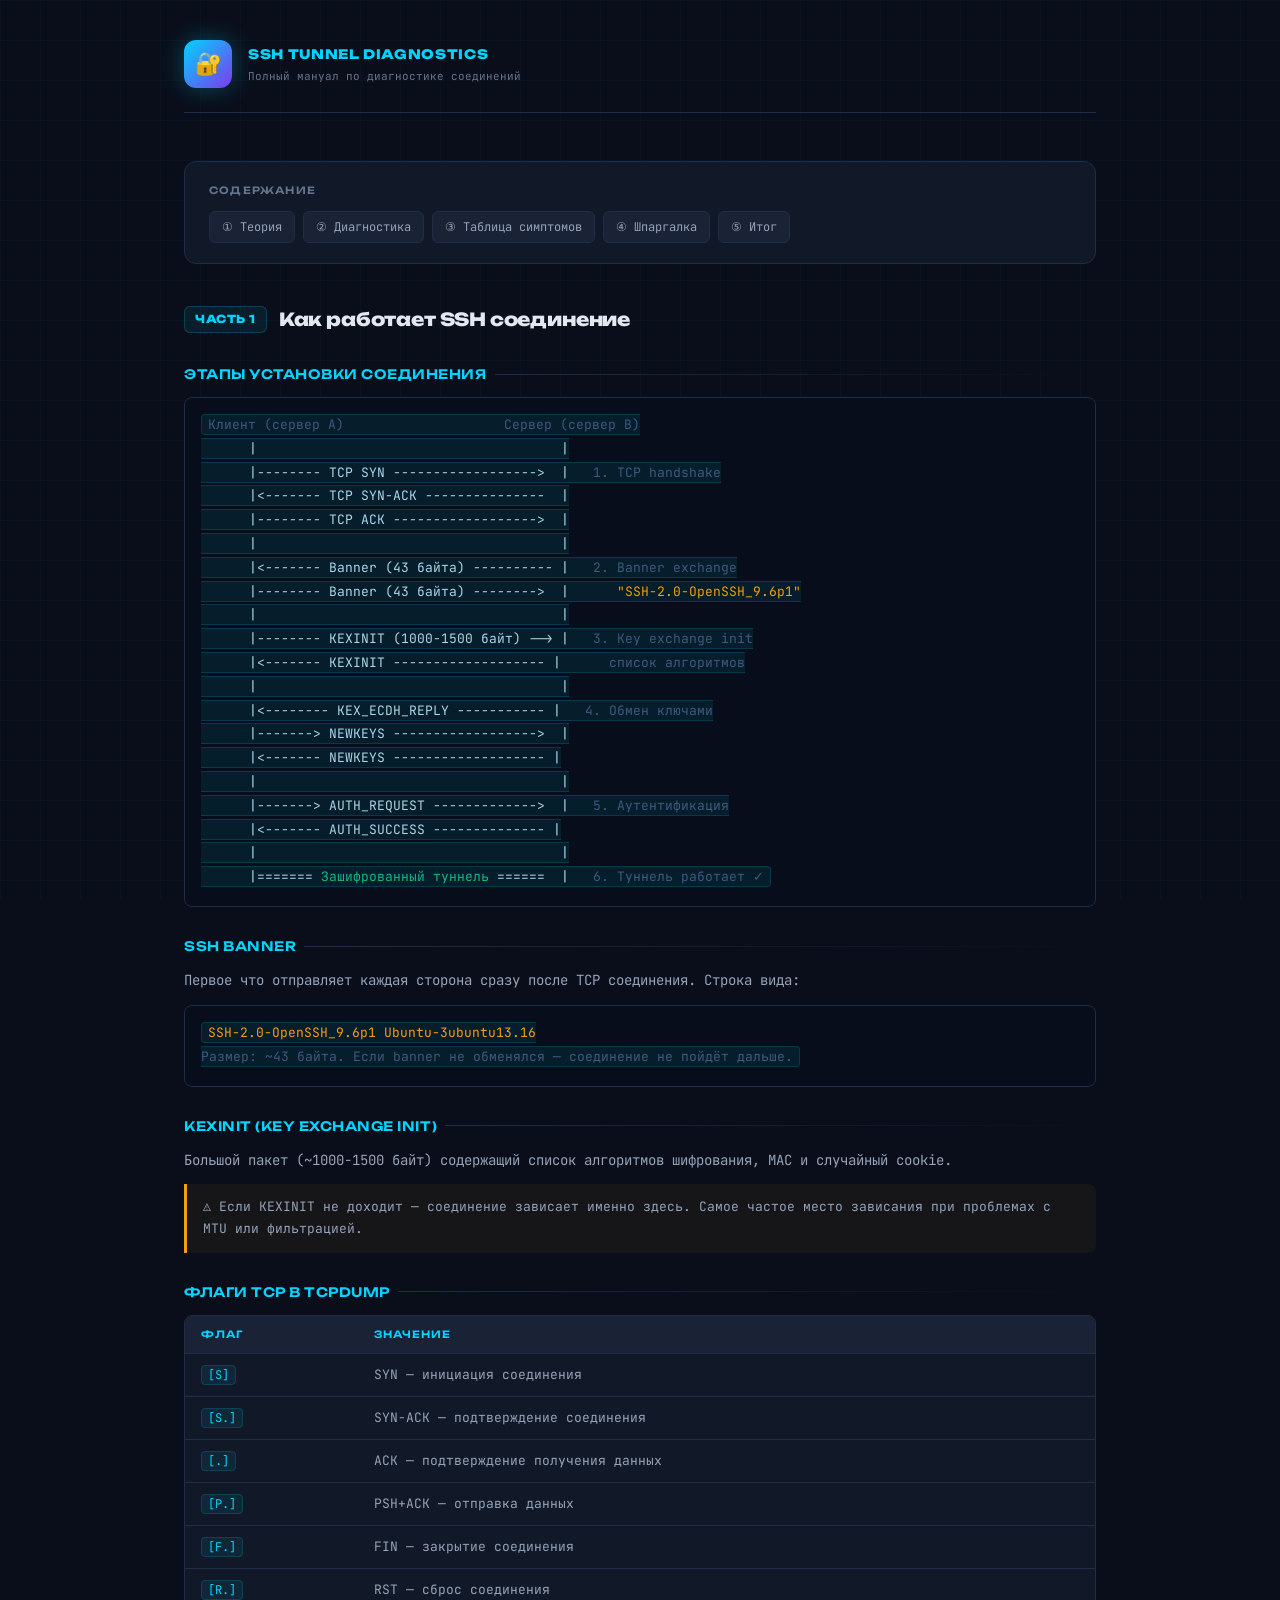
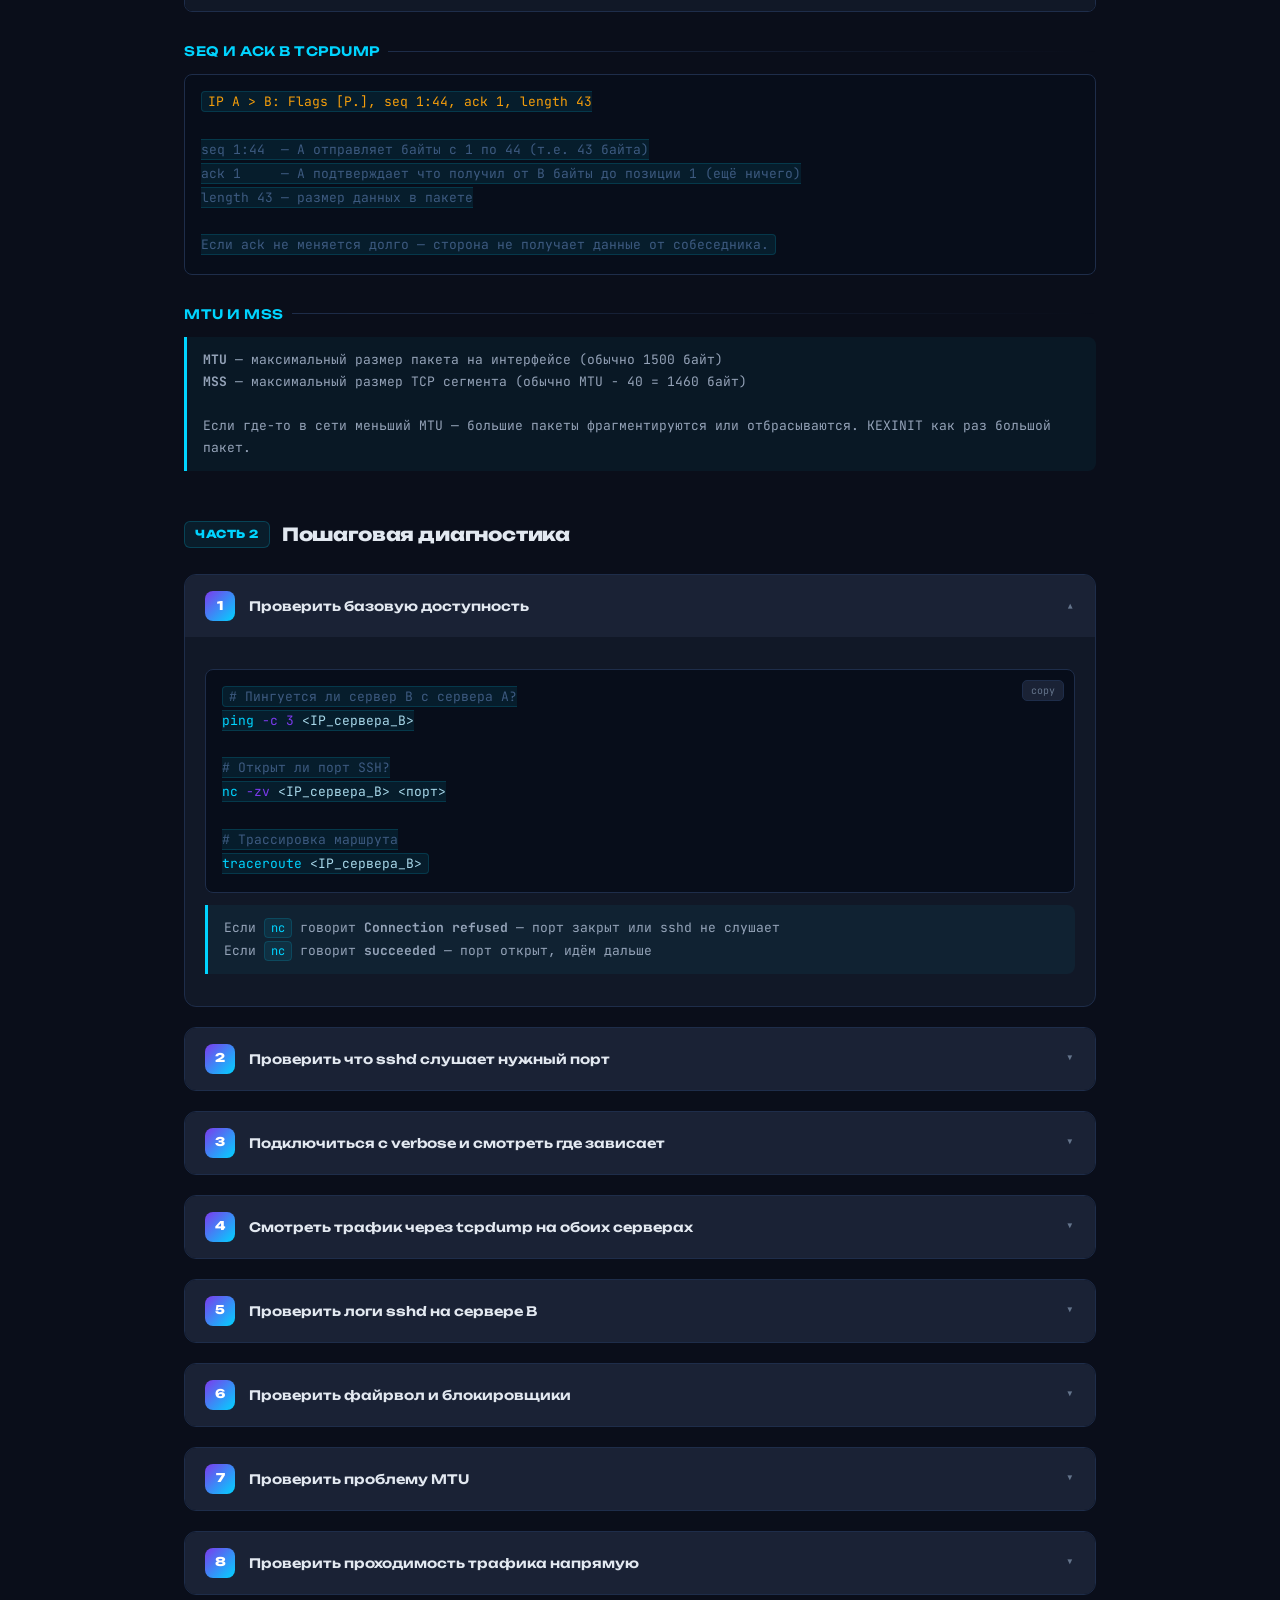
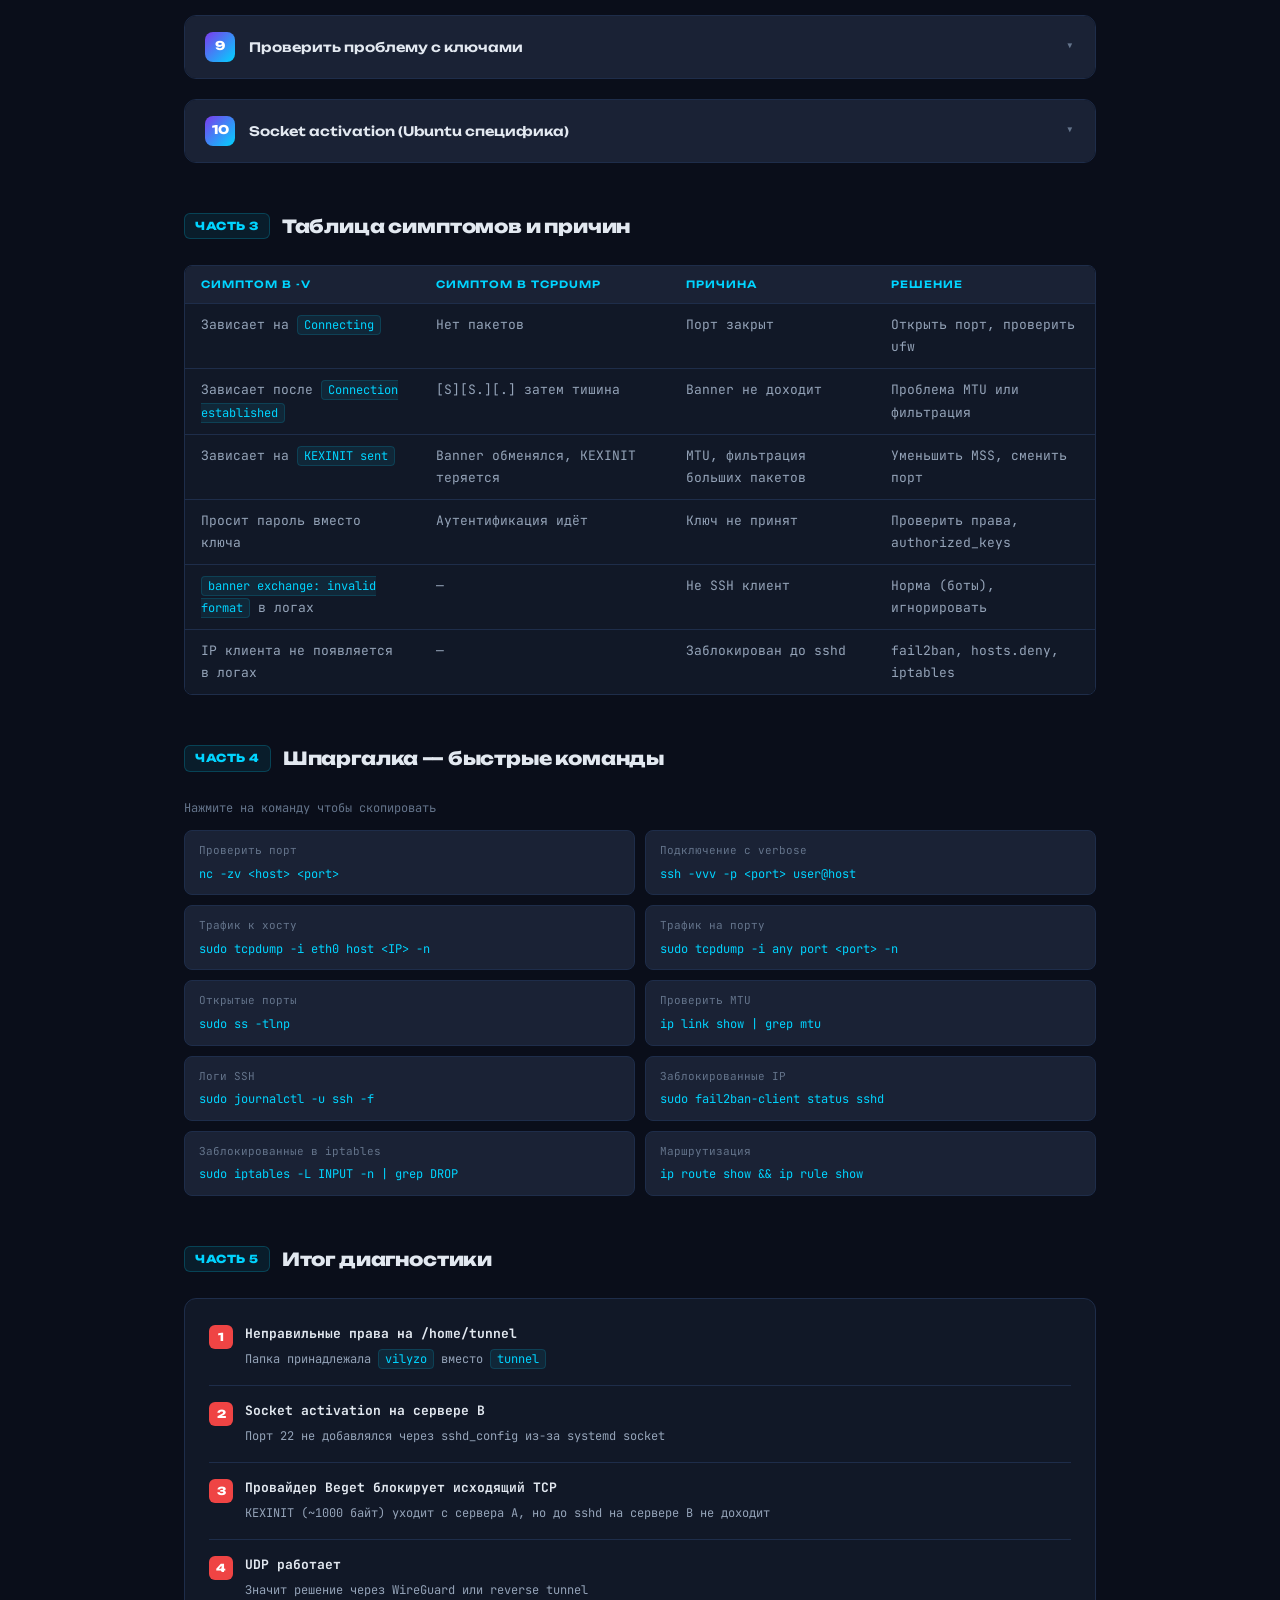
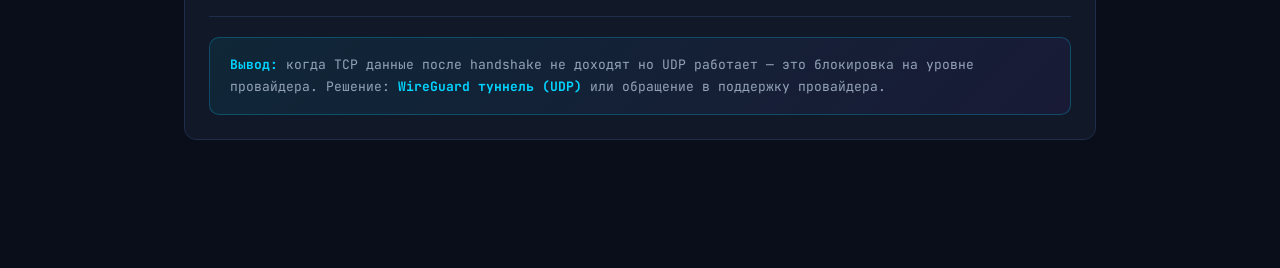
<file: ssh_tunnel_diagnostics.html>
<!DOCTYPE html>
<html lang="ru">
<head>
<meta charset="UTF-8">
<meta name="viewport" content="width=device-width, initial-scale=1.0">
<title>Диагностика SSH туннеля</title>
<style>
  @import url('https://fonts.googleapis.com/css2?family=JetBrains+Mono:wght@400;500;700&family=Unbounded:wght@400;600;800&display=swap');

  :root {
    --bg: #0a0e1a;
    --surface: #111827;
    --surface2: #1a2235;
    --border: #1e2d4a;
    --accent: #00d4ff;
    --accent2: #7c3aed;
    --accent3: #10b981;
    --warn: #f59e0b;
    --danger: #ef4444;
    --text: #e2e8f0;
    --text-dim: #64748b;
    --text-mid: #94a3b8;
    --mono: 'JetBrains Mono', monospace;
    --head: 'Unbounded', sans-serif;
  }

  * { box-sizing: border-box; margin: 0; padding: 0; }

  body {
    background: var(--bg);
    color: var(--text);
    font-family: var(--mono);
    font-size: 14px;
    line-height: 1.7;
    min-height: 100vh;
  }

  /* Background grid */
  body::before {
    content: '';
    position: fixed;
    inset: 0;
    background-image:
      linear-gradient(rgba(0,212,255,0.03) 1px, transparent 1px),
      linear-gradient(90deg, rgba(0,212,255,0.03) 1px, transparent 1px);
    background-size: 40px 40px;
    pointer-events: none;
    z-index: 0;
  }

  .container {
    position: relative;
    z-index: 1;
    max-width: 960px;
    margin: 0 auto;
    padding: 40px 24px 80px;
  }

  /* Header */
  .site-header {
    display: flex;
    align-items: center;
    gap: 16px;
    margin-bottom: 48px;
    padding-bottom: 24px;
    border-bottom: 1px solid var(--border);
  }

  .logo-icon {
    width: 48px;
    height: 48px;
    background: linear-gradient(135deg, var(--accent), var(--accent2));
    border-radius: 12px;
    display: flex;
    align-items: center;
    justify-content: center;
    font-size: 22px;
    flex-shrink: 0;
    box-shadow: 0 0 24px rgba(0,212,255,0.3);
  }

  .site-title {
    font-family: var(--head);
    font-size: 13px;
    font-weight: 800;
    letter-spacing: 0.05em;
    color: var(--accent);
    text-transform: uppercase;
  }

  .site-sub {
    font-size: 11px;
    color: var(--text-dim);
    margin-top: 2px;
  }

  /* TOC */
  .toc {
    background: var(--surface);
    border: 1px solid var(--border);
    border-radius: 12px;
    padding: 20px 24px;
    margin-bottom: 40px;
  }

  .toc-title {
    font-family: var(--head);
    font-size: 10px;
    font-weight: 600;
    letter-spacing: 0.12em;
    color: var(--text-dim);
    text-transform: uppercase;
    margin-bottom: 12px;
  }

  .toc-list {
    list-style: none;
    display: flex;
    flex-wrap: wrap;
    gap: 8px;
  }

  .toc-list a {
    display: inline-block;
    padding: 5px 12px;
    background: var(--surface2);
    border: 1px solid var(--border);
    border-radius: 6px;
    color: var(--text-mid);
    text-decoration: none;
    font-size: 12px;
    transition: all 0.2s;
  }

  .toc-list a:hover {
    border-color: var(--accent);
    color: var(--accent);
    background: rgba(0,212,255,0.05);
  }

  /* Sections */
  .section {
    margin-bottom: 48px;
  }

  .section-header {
    display: flex;
    align-items: center;
    gap: 12px;
    margin-bottom: 24px;
  }

  .section-num {
    font-family: var(--head);
    font-size: 11px;
    font-weight: 800;
    color: var(--accent);
    background: rgba(0,212,255,0.08);
    border: 1px solid rgba(0,212,255,0.2);
    border-radius: 6px;
    padding: 3px 10px;
    letter-spacing: 0.05em;
    flex-shrink: 0;
  }

  h2 {
    font-family: var(--head);
    font-size: 18px;
    font-weight: 800;
    color: var(--text);
    letter-spacing: -0.01em;
  }

  h3 {
    font-family: var(--head);
    font-size: 13px;
    font-weight: 600;
    color: var(--accent);
    margin: 28px 0 12px;
    letter-spacing: 0.04em;
    text-transform: uppercase;
    display: flex;
    align-items: center;
    gap: 8px;
  }

  h3::after {
    content: '';
    flex: 1;
    height: 1px;
    background: linear-gradient(90deg, var(--border), transparent);
  }

  p {
    color: var(--text-mid);
    margin-bottom: 12px;
  }

  /* Step cards */
  .step-card {
    background: var(--surface);
    border: 1px solid var(--border);
    border-radius: 12px;
    overflow: hidden;
    margin-bottom: 20px;
    transition: border-color 0.2s;
  }

  .step-card:hover {
    border-color: rgba(0,212,255,0.3);
  }

  .step-card-header {
    display: flex;
    align-items: center;
    gap: 14px;
    padding: 16px 20px;
    background: var(--surface2);
    cursor: pointer;
    user-select: none;
  }

  .step-badge {
    width: 30px;
    height: 30px;
    border-radius: 8px;
    background: linear-gradient(135deg, var(--accent2), var(--accent));
    display: flex;
    align-items: center;
    justify-content: center;
    font-family: var(--head);
    font-size: 12px;
    font-weight: 800;
    color: white;
    flex-shrink: 0;
  }

  .step-title {
    font-family: var(--head);
    font-size: 13px;
    font-weight: 600;
    color: var(--text);
    flex: 1;
  }

  .step-chevron {
    color: var(--text-dim);
    font-size: 16px;
    transition: transform 0.25s;
  }

  .step-card.open .step-chevron { transform: rotate(180deg); }

  .step-body {
    padding: 0 20px;
    max-height: 0;
    overflow: hidden;
    transition: max-height 0.35s ease, padding 0.2s;
  }

  .step-card.open .step-body {
    max-height: 3000px;
    padding: 20px;
  }

  /* Code blocks */
  pre {
    background: #070d1a;
    border: 1px solid var(--border);
    border-radius: 8px;
    padding: 16px;
    overflow-x: auto;
    margin: 12px 0;
    position: relative;
  }

  pre code {
    font-family: var(--mono);
    font-size: 13px;
    color: #a8d8ea;
    line-height: 1.6;
  }

  .copy-btn {
    position: absolute;
    top: 10px;
    right: 10px;
    background: var(--surface2);
    border: 1px solid var(--border);
    border-radius: 5px;
    color: var(--text-dim);
    font-family: var(--mono);
    font-size: 10px;
    padding: 3px 8px;
    cursor: pointer;
    transition: all 0.2s;
  }

  .copy-btn:hover {
    background: rgba(0,212,255,0.1);
    border-color: var(--accent);
    color: var(--accent);
  }

  /* Comments in code */
  .comment { color: #3d5a80; }
  .cmd { color: #00d4ff; }
  .flag { color: #7c3aed; }
  .good { color: #10b981; }
  .bad { color: #ef4444; }
  .warn-text { color: #f59e0b; }

  /* Tables */
  .table-wrap {
    overflow-x: auto;
    margin: 12px 0;
    border-radius: 8px;
    border: 1px solid var(--border);
  }

  table {
    width: 100%;
    border-collapse: collapse;
    background: var(--surface);
  }

  th {
    background: var(--surface2);
    color: var(--accent);
    font-family: var(--head);
    font-size: 10px;
    font-weight: 600;
    letter-spacing: 0.1em;
    text-transform: uppercase;
    padding: 10px 16px;
    text-align: left;
    white-space: nowrap;
  }

  td {
    padding: 10px 16px;
    border-top: 1px solid var(--border);
    color: var(--text-mid);
    vertical-align: top;
    font-size: 13px;
  }

  tr:hover td {
    background: rgba(0,212,255,0.03);
  }

  code {
    background: rgba(0,212,255,0.08);
    border: 1px solid rgba(0,212,255,0.15);
    border-radius: 4px;
    padding: 1px 6px;
    font-family: var(--mono);
    font-size: 12px;
    color: var(--accent);
  }

  /* Callouts */
  .callout {
    border-left: 3px solid;
    border-radius: 0 8px 8px 0;
    padding: 12px 16px;
    margin: 12px 0;
    font-size: 13px;
  }

  .callout-info {
    border-color: var(--accent);
    background: rgba(0,212,255,0.05);
    color: var(--text-mid);
  }

  .callout-success {
    border-color: var(--accent3);
    background: rgba(16,185,129,0.05);
    color: var(--text-mid);
  }

  .callout-warn {
    border-color: var(--warn);
    background: rgba(245,158,11,0.05);
    color: var(--text-mid);
  }

  .callout-danger {
    border-color: var(--danger);
    background: rgba(239,68,68,0.05);
    color: var(--text-mid);
  }

  /* Summary section */
  .summary-card {
    background: var(--surface);
    border: 1px solid var(--border);
    border-radius: 12px;
    padding: 24px;
  }

  .summary-item {
    display: flex;
    gap: 12px;
    margin-bottom: 14px;
    padding-bottom: 14px;
    border-bottom: 1px solid var(--border);
  }

  .summary-item:last-child {
    margin-bottom: 0;
    padding-bottom: 0;
    border-bottom: none;
  }

  .summary-num {
    width: 24px;
    height: 24px;
    background: var(--danger);
    border-radius: 6px;
    display: flex;
    align-items: center;
    justify-content: center;
    font-family: var(--head);
    font-size: 11px;
    font-weight: 800;
    color: white;
    flex-shrink: 0;
    margin-top: 2px;
  }

  .summary-text strong {
    color: var(--text);
    display: block;
    margin-bottom: 2px;
    font-size: 13px;
  }

  .summary-text span {
    color: var(--text-mid);
    font-size: 12px;
  }

  .final-verdict {
    background: linear-gradient(135deg, rgba(0,212,255,0.08), rgba(124,58,237,0.08));
    border: 1px solid rgba(0,212,255,0.25);
    border-radius: 10px;
    padding: 16px 20px;
    margin-top: 20px;
    font-size: 13px;
    color: var(--text-mid);
    line-height: 1.7;
  }

  .final-verdict strong {
    color: var(--accent);
  }

  /* Quick commands */
  .cmd-grid {
    display: grid;
    grid-template-columns: repeat(auto-fill, minmax(380px, 1fr));
    gap: 10px;
    margin-top: 12px;
  }

  .cmd-item {
    background: var(--surface2);
    border: 1px solid var(--border);
    border-radius: 8px;
    padding: 10px 14px;
    cursor: pointer;
    transition: all 0.2s;
  }

  .cmd-item:hover {
    border-color: rgba(0,212,255,0.4);
    background: rgba(0,212,255,0.05);
  }

  .cmd-label {
    font-size: 11px;
    color: var(--text-dim);
    margin-bottom: 4px;
  }

  .cmd-code {
    font-family: var(--mono);
    font-size: 12px;
    color: var(--accent);
  }

  .cmd-copy-hint {
    font-size: 10px;
    color: var(--text-dim);
    text-align: center;
    margin-top: 8px;
  }

  /* Scrollbar */
  ::-webkit-scrollbar { width: 6px; height: 6px; }
  ::-webkit-scrollbar-track { background: var(--bg); }
  ::-webkit-scrollbar-thumb { background: var(--border); border-radius: 3px; }
  ::-webkit-scrollbar-thumb:hover { background: var(--accent2); }

  @media (max-width: 600px) {
    h2 { font-size: 15px; }
    .cmd-grid { grid-template-columns: 1fr; }
  }
</style>
</head>
<body>
<div class="container">

  <!-- Header -->
  <header class="site-header">
    <div class="logo-icon">🔐</div>
    <div>
      <div class="site-title">SSH Tunnel Diagnostics</div>
      <div class="site-sub">Полный мануал по диагностике соединений</div>
    </div>
  </header>

  <!-- TOC -->
  <nav class="toc">
    <div class="toc-title">Содержание</div>
    <ul class="toc-list">
      <li><a href="#theory">① Теория</a></li>
      <li><a href="#diag">② Диагностика</a></li>
      <li><a href="#table">③ Таблица симптомов</a></li>
      <li><a href="#cheatsheet">④ Шпаргалка</a></li>
      <li><a href="#summary">⑤ Итог</a></li>
    </ul>
  </nav>

  <!-- PART 1 — Theory -->
  <section class="section" id="theory">
    <div class="section-header">
      <span class="section-num">ЧАСТЬ 1</span>
      <h2>Как работает SSH соединение</h2>
    </div>

    <h3>Этапы установки соединения</h3>
    <pre><code><span class="comment">Клиент (сервер A)                    Сервер (сервер B)</span>
      |                                      |
      |-------- TCP SYN ------------------>  |   <span class="comment">1. TCP handshake</span>
      |&lt;------- TCP SYN-ACK ---------------  |
      |-------- TCP ACK ------------------>  |
      |                                      |
      |&lt;------- Banner (43 байта) ---------- |   <span class="comment">2. Banner exchange</span>
      |-------- Banner (43 байта) -------->  |      <span class="warn-text">"SSH-2.0-OpenSSH_9.6p1"</span>
      |                                      |
      |-------- KEXINIT (1000-1500 байт) --> |   <span class="comment">3. Key exchange init</span>
      |&lt;------- KEXINIT ------------------- |      <span class="comment">список алгоритмов</span>
      |                                      |
      |&lt;-------- KEX_ECDH_REPLY ----------- |   <span class="comment">4. Обмен ключами</span>
      |-------> NEWKEYS ------------------>  |
      |&lt;------- NEWKEYS ------------------- |
      |                                      |
      |-------> AUTH_REQUEST ------------->  |   <span class="comment">5. Аутентификация</span>
      |&lt;------- AUTH_SUCCESS -------------- |
      |                                      |
      |======= <span class="good">Зашифрованный туннель</span> ======  |   <span class="comment">6. Туннель работает ✓</span></code></pre>

    <h3>SSH Banner</h3>
    <p>Первое что отправляет каждая сторона сразу после TCP соединения. Строка вида:</p>
    <pre><code><span class="warn-text">SSH-2.0-OpenSSH_9.6p1 Ubuntu-3ubuntu13.16</span>
<span class="comment">Размер: ~43 байта. Если banner не обменялся — соединение не пойдёт дальше.</span></code></pre>

    <h3>KEXINIT (Key Exchange Init)</h3>
    <p>Большой пакет (~1000-1500 байт) содержащий список алгоритмов шифрования, MAC и случайный cookie.</p>
    <div class="callout callout-warn">
      ⚠ Если KEXINIT не доходит — соединение зависает именно здесь. Самое частое место зависания при проблемах с MTU или фильтрацией.
    </div>

    <h3>Флаги TCP в tcpdump</h3>
    <div class="table-wrap">
      <table>
        <tr><th>Флаг</th><th>Значение</th></tr>
        <tr><td><code>[S]</code></td><td>SYN — инициация соединения</td></tr>
        <tr><td><code>[S.]</code></td><td>SYN-ACK — подтверждение соединения</td></tr>
        <tr><td><code>[.]</code></td><td>ACK — подтверждение получения данных</td></tr>
        <tr><td><code>[P.]</code></td><td>PSH+ACK — отправка данных</td></tr>
        <tr><td><code>[F.]</code></td><td>FIN — закрытие соединения</td></tr>
        <tr><td><code>[R.]</code></td><td>RST — сброс соединения</td></tr>
      </table>
    </div>

    <h3>seq и ack в tcpdump</h3>
    <pre><code><span class="warn-text">IP A > B: Flags [P.], seq 1:44, ack 1, length 43</span>

<span class="comment">seq 1:44  — A отправляет байты с 1 по 44 (т.е. 43 байта)</span>
<span class="comment">ack 1     — A подтверждает что получил от B байты до позиции 1 (ещё ничего)</span>
<span class="comment">length 43 — размер данных в пакете</span>

<span class="comment">Если ack не меняется долго — сторона не получает данные от собеседника.</span></code></pre>

    <h3>MTU и MSS</h3>
    <div class="callout callout-info">
      <strong>MTU</strong> — максимальный размер пакета на интерфейсе (обычно 1500 байт)<br>
      <strong>MSS</strong> — максимальный размер TCP сегмента (обычно MTU - 40 = 1460 байт)<br><br>
      Если где-то в сети меньший MTU — большие пакеты фрагментируются или отбрасываются. KEXINIT как раз большой пакет.
    </div>
  </section>

  <!-- PART 2 — Diagnostics -->
  <section class="section" id="diag">
    <div class="section-header">
      <span class="section-num">ЧАСТЬ 2</span>
      <h2>Пошаговая диагностика</h2>
    </div>

    <!-- Step 1 -->
    <div class="step-card open" onclick="toggleStep(this)">
      <div class="step-card-header">
        <div class="step-badge">1</div>
        <div class="step-title">Проверить базовую доступность</div>
        <div class="step-chevron">▾</div>
      </div>
      <div class="step-body">
        <pre><button class="copy-btn" onclick="copyCode(this,event)">copy</button><code><span class="comment"># Пингуется ли сервер B с сервера A?</span>
<span class="cmd">ping</span> <span class="flag">-c 3</span> &lt;IP_сервера_B&gt;

<span class="comment"># Открыт ли порт SSH?</span>
<span class="cmd">nc</span> <span class="flag">-zv</span> &lt;IP_сервера_B&gt; &lt;порт&gt;

<span class="comment"># Трассировка маршрута</span>
<span class="cmd">traceroute</span> &lt;IP_сервера_B&gt;</code></pre>
        <div class="callout callout-info">
          Если <code>nc</code> говорит <strong>Connection refused</strong> — порт закрыт или sshd не слушает<br>
          Если <code>nc</code> говорит <strong>succeeded</strong> — порт открыт, идём дальше
        </div>
      </div>
    </div>

    <!-- Step 2 -->
    <div class="step-card" onclick="toggleStep(this)">
      <div class="step-card-header">
        <div class="step-badge">2</div>
        <div class="step-title">Проверить что sshd слушает нужный порт</div>
        <div class="step-chevron">▾</div>
      </div>
      <div class="step-body">
        <pre><button class="copy-btn" onclick="copyCode(this,event)">copy</button><code><span class="comment"># На сервере B</span>
<span class="cmd">sudo ss</span> <span class="flag">-tlnp</span> | grep ssh
<span class="cmd">sudo ss</span> <span class="flag">-tlnp</span> | grep &lt;порт&gt;</code></pre>
        <div class="callout callout-success">
          <span class="good">LISTEN 0  128  0.0.0.0:22  ...  sshd</span> — хорошо
        </div>
        <div class="callout callout-danger">Если пусто — sshd не запущен или слушает другой порт.</div>
      </div>
    </div>

    <!-- Step 3 -->
    <div class="step-card" onclick="toggleStep(this)">
      <div class="step-card-header">
        <div class="step-badge">3</div>
        <div class="step-title">Подключиться с verbose и смотреть где зависает</div>
        <div class="step-chevron">▾</div>
      </div>
      <div class="step-body">
        <pre><button class="copy-btn" onclick="copyCode(this,event)">copy</button><code><span class="cmd">ssh</span> <span class="flag">-v -p</span> &lt;порт&gt; user@&lt;IP&gt;</code></pre>
        <div class="table-wrap">
          <table>
            <tr><th>Где зависло</th><th>Что значит</th></tr>
            <tr><td><code>Connecting to...</code></td><td>Порт недоступен, файрвол</td></tr>
            <tr><td><code>Connection established</code> затем тишина</td><td>Banner не получен от сервера</td></tr>
            <tr><td><code>SSH2_MSG_KEXINIT sent</code></td><td>KEXINIT отправлен, ждём ответ — проблема MTU или фильтрация</td></tr>
            <tr><td><code>Authentications that can continue: publickey</code></td><td>Ключ не принят</td></tr>
            <tr><td><code class="good">Accepted publickey</code></td><td><span class="good">✓ Всё хорошо</span></td></tr>
          </table>
        </div>
      </div>
    </div>

    <!-- Step 4 -->
    <div class="step-card" onclick="toggleStep(this)">
      <div class="step-card-header">
        <div class="step-badge">4</div>
        <div class="step-title">Смотреть трафик через tcpdump на обоих серверах</div>
        <div class="step-chevron">▾</div>
      </div>
      <div class="step-body">
        <pre><button class="copy-btn" onclick="copyCode(this,event)">copy</button><code><span class="comment"># На сервере A (клиент)</span>
<span class="cmd">sudo tcpdump</span> <span class="flag">-i eth0</span> host &lt;IP_сервера_B&gt; <span class="flag">-n</span>

<span class="comment"># На сервере B (сервер)</span>
<span class="cmd">sudo tcpdump</span> <span class="flag">-i ens3</span> host &lt;IP_сервера_A&gt; <span class="flag">-n</span></code></pre>
        <p>Нормальное соединение:</p>
        <pre><code><span class="good">A > B: [S]           ← отправил SYN
B > A: [S.]          ← получил SYN-ACK
A > B: [.]           ← отправил ACK
B > A: [P.] length 43  ← получил banner от B  ✓
A > B: [P.] length 43  ← отправил banner
B > A: [.] ack 44    ← B подтвердил banner    ✓
A > B: [.] length 1148 ← отправил KEXINIT
B > A: [.] ack 1192  ← B подтвердил KEXINIT  ✓
B > A: [P.] length 1xxx ← получил KEXINIT от B ✓</span></code></pre>
        <p>Признаки проблем:</p>
        <pre><code><span class="bad"># Проблема 1 — banner не доходит до A
A > B: [S]
B > A: [S.]
A > B: [.]
# Дальше тишина

# Проблема 2 — KEXINIT не доходит до B
B > A: [P.] length 43   ← banner от B
A > B: [P.] length 43   ← banner от A
A > B: [.] length 1148  ← KEXINIT от A (большой пакет)
B > A: [P.] length 43   ← B продолжает слать banner, KEXINIT не получил!</span></code></pre>
      </div>
    </div>

    <!-- Step 5 -->
    <div class="step-card" onclick="toggleStep(this)">
      <div class="step-card-header">
        <div class="step-badge">5</div>
        <div class="step-title">Проверить логи sshd на сервере B</div>
        <div class="step-chevron">▾</div>
      </div>
      <div class="step-body">
        <pre><button class="copy-btn" onclick="copyCode(this,event)">copy</button><code><span class="comment"># Смотреть в реальном времени</span>
<span class="cmd">sudo journalctl</span> <span class="flag">-u ssh -f</span>

<span class="comment"># Или auth.log</span>
<span class="cmd">sudo tail -f</span> /var/log/auth.log</code></pre>
        <div class="table-wrap">
          <table>
            <tr><th>Запись</th><th>Значение</th></tr>
            <tr><td><code>Accepted publickey for user</code></td><td><span class="good">Успешный вход по ключу</span></td></tr>
            <tr><td><code>banner exchange: invalid format</code></td><td>Подключается не SSH клиент (боты)</td></tr>
            <tr><td><code>Connection closed by X port Y</code></td><td>Соединение закрыто до аутентификации</td></tr>
            <tr><td><code>Failed password for user</code></td><td><span class="bad">Неверный пароль</span></td></tr>
            <tr><td><code>Invalid user X</code></td><td><span class="bad">Пользователь не существует</span></td></tr>
          </table>
        </div>
        <div class="callout callout-danger">
          Если IP сервера A <strong>не появляется</strong> в логах — соединение обрывается до sshd (файрвол, fail2ban, hosts.deny).
        </div>
      </div>
    </div>

    <!-- Step 6 -->
    <div class="step-card" onclick="toggleStep(this)">
      <div class="step-card-header">
        <div class="step-badge">6</div>
        <div class="step-title">Проверить файрвол и блокировщики</div>
        <div class="step-chevron">▾</div>
      </div>
      <div class="step-body">
        <pre><button class="copy-btn" onclick="copyCode(this,event)">copy</button><code><span class="comment"># UFW</span>
<span class="cmd">sudo ufw</span> status verbose

<span class="comment"># iptables — входящие</span>
<span class="cmd">sudo iptables</span> <span class="flag">-L INPUT -n</span> --line-numbers

<span class="comment"># iptables — исходящие</span>
<span class="cmd">sudo iptables</span> <span class="flag">-L OUTPUT -n</span>

<span class="comment"># NAT правила</span>
<span class="cmd">sudo iptables</span> <span class="flag">-t nat -L -n</span>

<span class="comment"># Mangle (TPROXY, изменение пакетов)</span>
<span class="cmd">sudo iptables</span> <span class="flag">-t mangle -L -n</span>

<span class="comment"># fail2ban</span>
<span class="cmd">sudo fail2ban-client</span> status sshd

<span class="comment"># hosts.deny</span>
<span class="cmd">cat</span> /etc/hosts.deny</code></pre>
      </div>
    </div>

    <!-- Step 7 -->
    <div class="step-card" onclick="toggleStep(this)">
      <div class="step-card-header">
        <div class="step-badge">7</div>
        <div class="step-title">Проверить проблему MTU</div>
        <div class="step-chevron">▾</div>
      </div>
      <div class="step-body">
        <pre><button class="copy-btn" onclick="copyCode(this,event)">copy</button><code><span class="comment"># Текущий MTU</span>
<span class="cmd">ip link show</span> | grep mtu

<span class="comment"># Временно уменьшить MTU</span>
<span class="cmd">sudo ip link set</span> eth0 mtu 1200

<span class="comment"># Ограничить MSS для SSH — на сервере B (исходящие)</span>
<span class="cmd">sudo iptables</span> <span class="flag">-t mangle -A POSTROUTING -p tcp</span> --sport 22 <span class="flag">-j TCPMSS</span> --set-mss 1100

<span class="comment"># На сервере A (исходящие к серверу B)</span>
<span class="cmd">sudo iptables</span> <span class="flag">-t mangle -A OUTPUT -p tcp</span> --dport 22 <span class="flag">-j TCPMSS</span> --set-mss 1100</code></pre>
      </div>
    </div>

    <!-- Step 8 -->
    <div class="step-card" onclick="toggleStep(this)">
      <div class="step-card-header">
        <div class="step-badge">8</div>
        <div class="step-title">Проверить проходимость трафика напрямую</div>
        <div class="step-chevron">▾</div>
      </div>
      <div class="step-body">
        <pre><button class="copy-btn" onclick="copyCode(this,event)">copy</button><code><span class="comment"># На сервере B — поднять listener</span>
python3 -c "
import socket
s = socket.socket()
s.setsockopt(socket.SOL_SOCKET, socket.SO_REUSEADDR, 1)
s.bind(('0.0.0.0', 9999))
s.listen(1)
print('waiting...')
conn, addr = s.accept()
print(f'connected from {addr}')
data = conn.recv(4096)
print(f'received {len(data)} bytes')
conn.send(b'OK:' + data[:20])
conn.close()
"

<span class="comment"># На сервере A — отправить данные</span>
python3 -c "
import socket
s = socket.create_connection(('&lt;IP_сервера_B&gt;', 9999))
s.send(b'HELLO' * 300)
print('sent')
resp = s.recv(1000)
print('received:', resp)
"</code></pre>
        <div class="callout callout-warn">
          ⚠ Если TCP не работает, а UDP работает — провайдер фильтрует TCP после handshake.<br>
          <strong>Решение: WireGuard (работает по UDP).</strong>
        </div>
        <pre><button class="copy-btn" onclick="copyCode(this,event)">copy</button><code><span class="comment"># Тест UDP — на сервере B</span>
python3 -c "
import socket
s = socket.socket(socket.AF_INET, socket.SOCK_DGRAM)
s.bind(('0.0.0.0', 9999))
data, addr = s.recvfrom(4096)
print(f'received {len(data)} bytes from {addr}')
"

<span class="comment"># На сервере A</span>
python3 -c "
import socket
s = socket.socket(socket.AF_INET, socket.SOCK_DGRAM)
s.sendto(b'HELLO' * 300, ('&lt;IP_сервера_B&gt;', 9999))
print('sent')
"</code></pre>
      </div>
    </div>

    <!-- Step 9 -->
    <div class="step-card" onclick="toggleStep(this)">
      <div class="step-card-header">
        <div class="step-badge">9</div>
        <div class="step-title">Проверить проблему с ключами</div>
        <div class="step-chevron">▾</div>
      </div>
      <div class="step-body">
        <pre><button class="copy-btn" onclick="copyCode(this,event)">copy</button><code><span class="comment"># Публичный ключ совпадает с приватным?</span>
<span class="cmd">ssh-keygen</span> <span class="flag">-y -f</span> ~/.ssh/tunnel_key
<span class="comment"># Вывод должен совпадать с authorized_keys на сервере B</span>

<span class="comment"># Права на файлы (критично!)</span>
<span class="cmd">ls -la</span> ~/.ssh/
<span class="comment"># authorized_keys должен быть 600, папка .ssh — 700</span>

<span class="comment"># Права на домашнюю папку</span>
<span class="cmd">ls -la</span> /home/ | grep &lt;username&gt;</code></pre>
        <div class="table-wrap">
          <table>
            <tr><th>Проблема</th><th>Симптом</th><th>Решение</th></tr>
            <tr><td>Неверные права на <code>~/.ssh</code></td><td>Просит пароль</td><td><code>chmod 700 ~/.ssh</code></td></tr>
            <tr><td>Неверные права на <code>authorized_keys</code></td><td>Просит пароль</td><td><code>chmod 600 ~/.ssh/authorized_keys</code></td></tr>
            <tr><td>Папка принадлежит другому юзеру</td><td>Просит пароль</td><td><code>chown user:user /home/user</code></td></tr>
            <tr><td>Публичный ключ не тот</td><td>Просит пароль</td><td>Пересоздать и скопировать</td></tr>
          </table>
        </div>
      </div>
    </div>

    <!-- Step 10 -->
    <div class="step-card" onclick="toggleStep(this)">
      <div class="step-card-header">
        <div class="step-badge">10</div>
        <div class="step-title">Socket activation (Ubuntu специфика)</div>
        <div class="step-chevron">▾</div>
      </div>
      <div class="step-body">
        <div class="callout callout-warn">
          На новых Ubuntu sshd запускается через systemd socket. Добавление <code>Port</code> в sshd_config не поможет — нужно отключить socket activation.
        </div>
        <pre><button class="copy-btn" onclick="copyCode(this,event)">copy</button><code><span class="comment"># Проверить запущен ли через socket</span>
<span class="cmd">systemctl status ssh</span> | grep TriggeredBy

<span class="comment"># Если есть "TriggeredBy: ssh.socket" — отключить:</span>
<span class="cmd">sudo systemctl disable</span> ssh.socket
<span class="cmd">sudo systemctl stop</span> ssh.socket
<span class="cmd">sudo systemctl restart</span> ssh.service

<span class="comment"># Теперь sshd читает Port из sshd_config</span></code></pre>
      </div>
    </div>

  </section>

  <!-- PART 3 — Symptoms table -->
  <section class="section" id="table">
    <div class="section-header">
      <span class="section-num">ЧАСТЬ 3</span>
      <h2>Таблица симптомов и причин</h2>
    </div>
    <div class="table-wrap">
      <table>
        <tr>
          <th>Симптом в -v</th>
          <th>Симптом в tcpdump</th>
          <th>Причина</th>
          <th>Решение</th>
        </tr>
        <tr>
          <td>Зависает на <code>Connecting</code></td>
          <td>Нет пакетов</td>
          <td>Порт закрыт</td>
          <td>Открыть порт, проверить ufw</td>
        </tr>
        <tr>
          <td>Зависает после <code>Connection established</code></td>
          <td>[S][S.][.] затем тишина</td>
          <td>Banner не доходит</td>
          <td>Проблема MTU или фильтрация</td>
        </tr>
        <tr>
          <td>Зависает на <code>KEXINIT sent</code></td>
          <td>Banner обменялся, KEXINIT теряется</td>
          <td>MTU, фильтрация больших пакетов</td>
          <td>Уменьшить MSS, сменить порт</td>
        </tr>
        <tr>
          <td>Просит пароль вместо ключа</td>
          <td>Аутентификация идёт</td>
          <td>Ключ не принят</td>
          <td>Проверить права, authorized_keys</td>
        </tr>
        <tr>
          <td><code>banner exchange: invalid format</code> в логах</td>
          <td>—</td>
          <td>Не SSH клиент</td>
          <td>Норма (боты), игнорировать</td>
        </tr>
        <tr>
          <td>IP клиента не появляется в логах</td>
          <td>—</td>
          <td>Заблокирован до sshd</td>
          <td>fail2ban, hosts.deny, iptables</td>
        </tr>
      </table>
    </div>
  </section>

  <!-- PART 4 — Cheat sheet -->
  <section class="section" id="cheatsheet">
    <div class="section-header">
      <span class="section-num">ЧАСТЬ 4</span>
      <h2>Шпаргалка — быстрые команды</h2>
    </div>
    <p style="margin-bottom:12px;color:var(--text-dim);font-size:12px;">Нажмите на команду чтобы скопировать</p>
    <div class="cmd-grid">
      <div class="cmd-item" onclick="quickCopy('nc -zv <host> <port>', this)">
        <div class="cmd-label">Проверить порт</div>
        <div class="cmd-code">nc -zv &lt;host&gt; &lt;port&gt;</div>
      </div>
      <div class="cmd-item" onclick="quickCopy('ssh -vvv -p <port> user@host', this)">
        <div class="cmd-label">Подключение с verbose</div>
        <div class="cmd-code">ssh -vvv -p &lt;port&gt; user@host</div>
      </div>
      <div class="cmd-item" onclick="quickCopy('sudo tcpdump -i eth0 host <IP> -n', this)">
        <div class="cmd-label">Трафик к хосту</div>
        <div class="cmd-code">sudo tcpdump -i eth0 host &lt;IP&gt; -n</div>
      </div>
      <div class="cmd-item" onclick="quickCopy('sudo tcpdump -i any port <port> -n', this)">
        <div class="cmd-label">Трафик на порту</div>
        <div class="cmd-code">sudo tcpdump -i any port &lt;port&gt; -n</div>
      </div>
      <div class="cmd-item" onclick="quickCopy('sudo ss -tlnp', this)">
        <div class="cmd-label">Открытые порты</div>
        <div class="cmd-code">sudo ss -tlnp</div>
      </div>
      <div class="cmd-item" onclick="quickCopy('ip link show | grep mtu', this)">
        <div class="cmd-label">Проверить MTU</div>
        <div class="cmd-code">ip link show | grep mtu</div>
      </div>
      <div class="cmd-item" onclick="quickCopy('sudo journalctl -u ssh -f', this)">
        <div class="cmd-label">Логи SSH</div>
        <div class="cmd-code">sudo journalctl -u ssh -f</div>
      </div>
      <div class="cmd-item" onclick="quickCopy('sudo fail2ban-client status sshd', this)">
        <div class="cmd-label">Заблокированные IP</div>
        <div class="cmd-code">sudo fail2ban-client status sshd</div>
      </div>
      <div class="cmd-item" onclick="quickCopy('sudo iptables -L INPUT -n | grep DROP', this)">
        <div class="cmd-label">Заблокированные в iptables</div>
        <div class="cmd-code">sudo iptables -L INPUT -n | grep DROP</div>
      </div>
      <div class="cmd-item" onclick="quickCopy('ip route show && ip rule show', this)">
        <div class="cmd-label">Маршрутизация</div>
        <div class="cmd-code">ip route show &amp;&amp; ip rule show</div>
      </div>
    </div>
  </section>

  <!-- PART 5 — Summary -->
  <section class="section" id="summary">
    <div class="section-header">
      <span class="section-num">ЧАСТЬ 5</span>
      <h2>Итог диагностики</h2>
    </div>
    <div class="summary-card">
      <div class="summary-item">
        <div class="summary-num">1</div>
        <div class="summary-text">
          <strong>Неправильные права на /home/tunnel</strong>
          <span>Папка принадлежала <code>vilyzo</code> вместо <code>tunnel</code></span>
        </div>
      </div>
      <div class="summary-item">
        <div class="summary-num">2</div>
        <div class="summary-text">
          <strong>Socket activation на сервере B</strong>
          <span>Порт 22 не добавлялся через sshd_config из-за systemd socket</span>
        </div>
      </div>
      <div class="summary-item">
        <div class="summary-num">3</div>
        <div class="summary-text">
          <strong>Провайдер Beget блокирует исходящий TCP</strong>
          <span>KEXINIT (~1000 байт) уходит с сервера A, но до sshd на сервере B не доходит</span>
        </div>
      </div>
      <div class="summary-item">
        <div class="summary-num">4</div>
        <div class="summary-text">
          <strong>UDP работает</strong>
          <span>Значит решение через WireGuard или reverse tunnel</span>
        </div>
      </div>
      <div class="final-verdict">
        <strong>Вывод:</strong> когда TCP данные после handshake не доходят но UDP работает — это блокировка на уровне провайдера. Решение: <strong>WireGuard туннель (UDP)</strong> или обращение в поддержку провайдера.
      </div>
    </div>
  </section>

</div>

<script>
  function toggleStep(card) {
    card.classList.toggle('open');
  }

  function copyCode(btn, e) {
    e.stopPropagation();
    const pre = btn.parentElement;
    const code = pre.querySelector('code').innerText;
    navigator.clipboard.writeText(code).then(() => {
      btn.textContent = 'copied!';
      setTimeout(() => btn.textContent = 'copy', 1500);
    });
  }

  function quickCopy(text, el) {
    navigator.clipboard.writeText(text).then(() => {
      const orig = el.querySelector('.cmd-label').textContent;
      el.querySelector('.cmd-label').textContent = '✓ скопировано';
      setTimeout(() => el.querySelector('.cmd-label').textContent = orig, 1500);
    });
  }
</script>
</body>
</html>
</file>
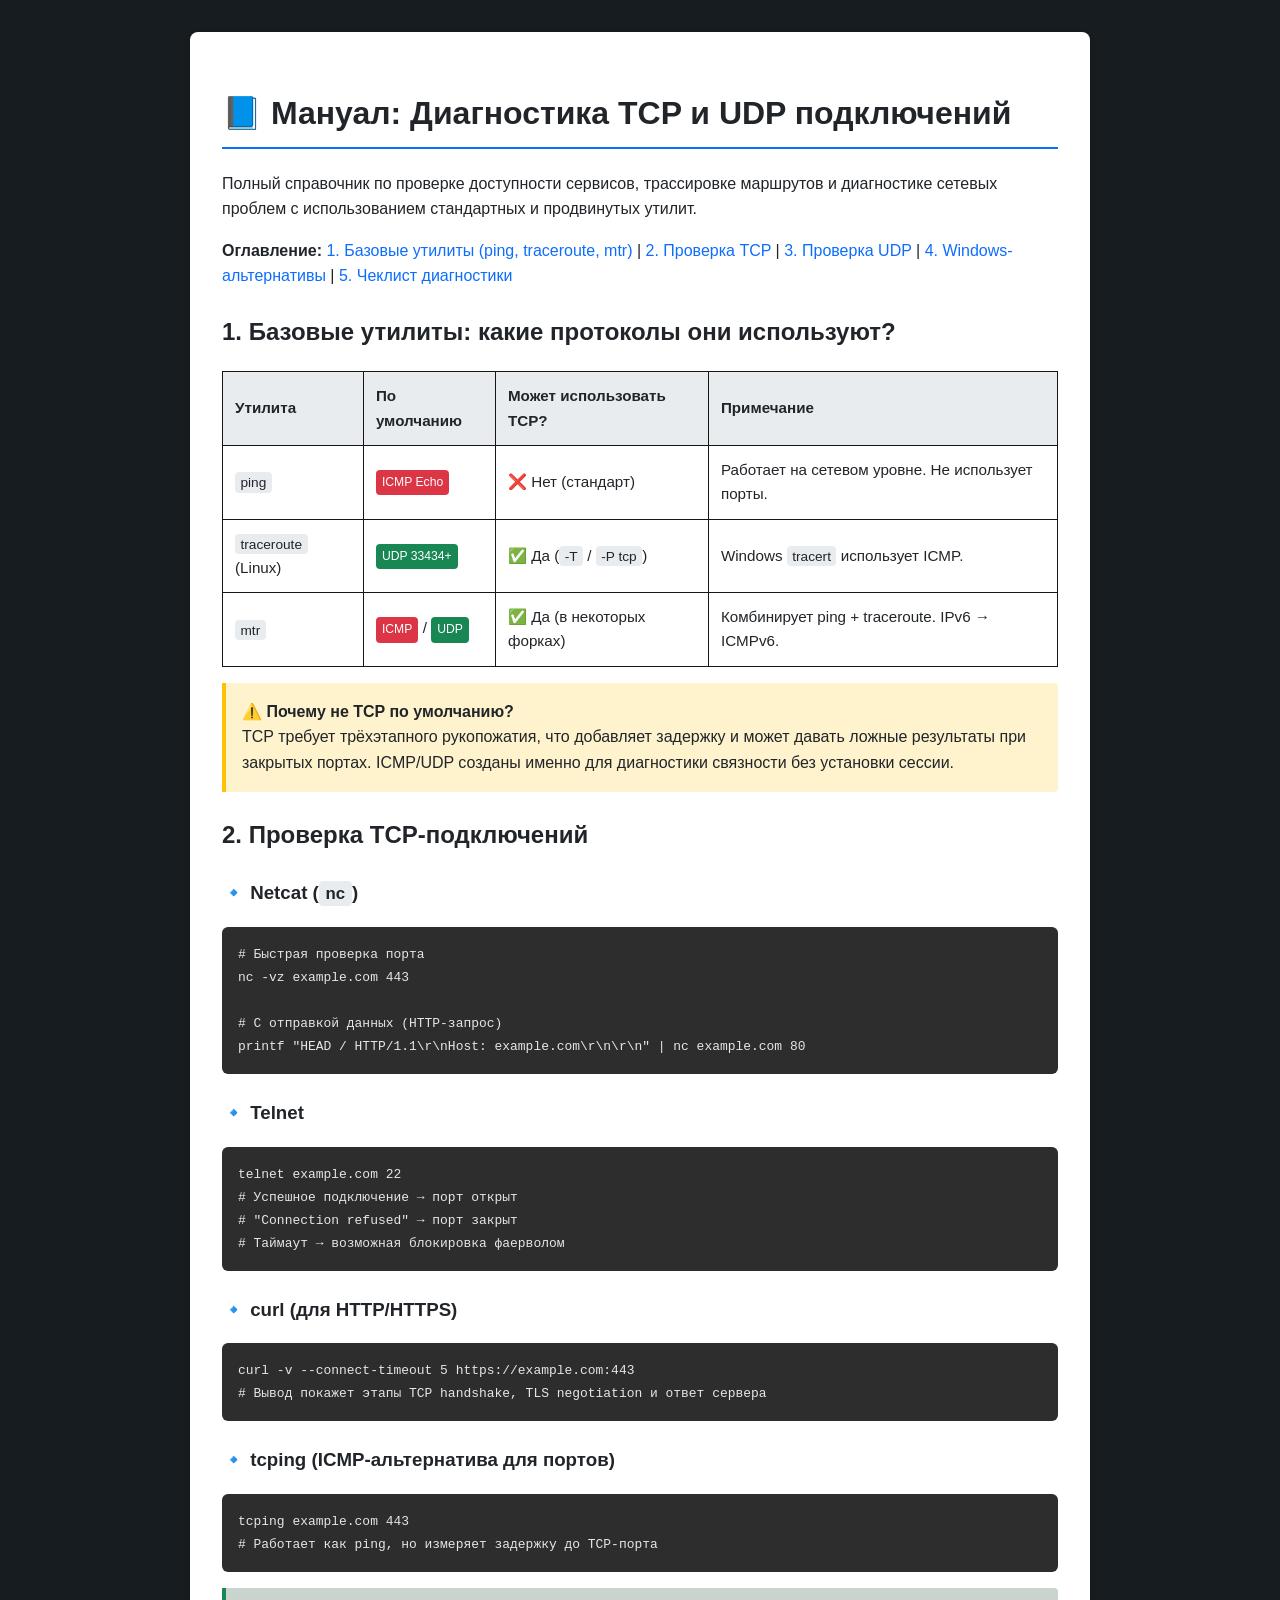
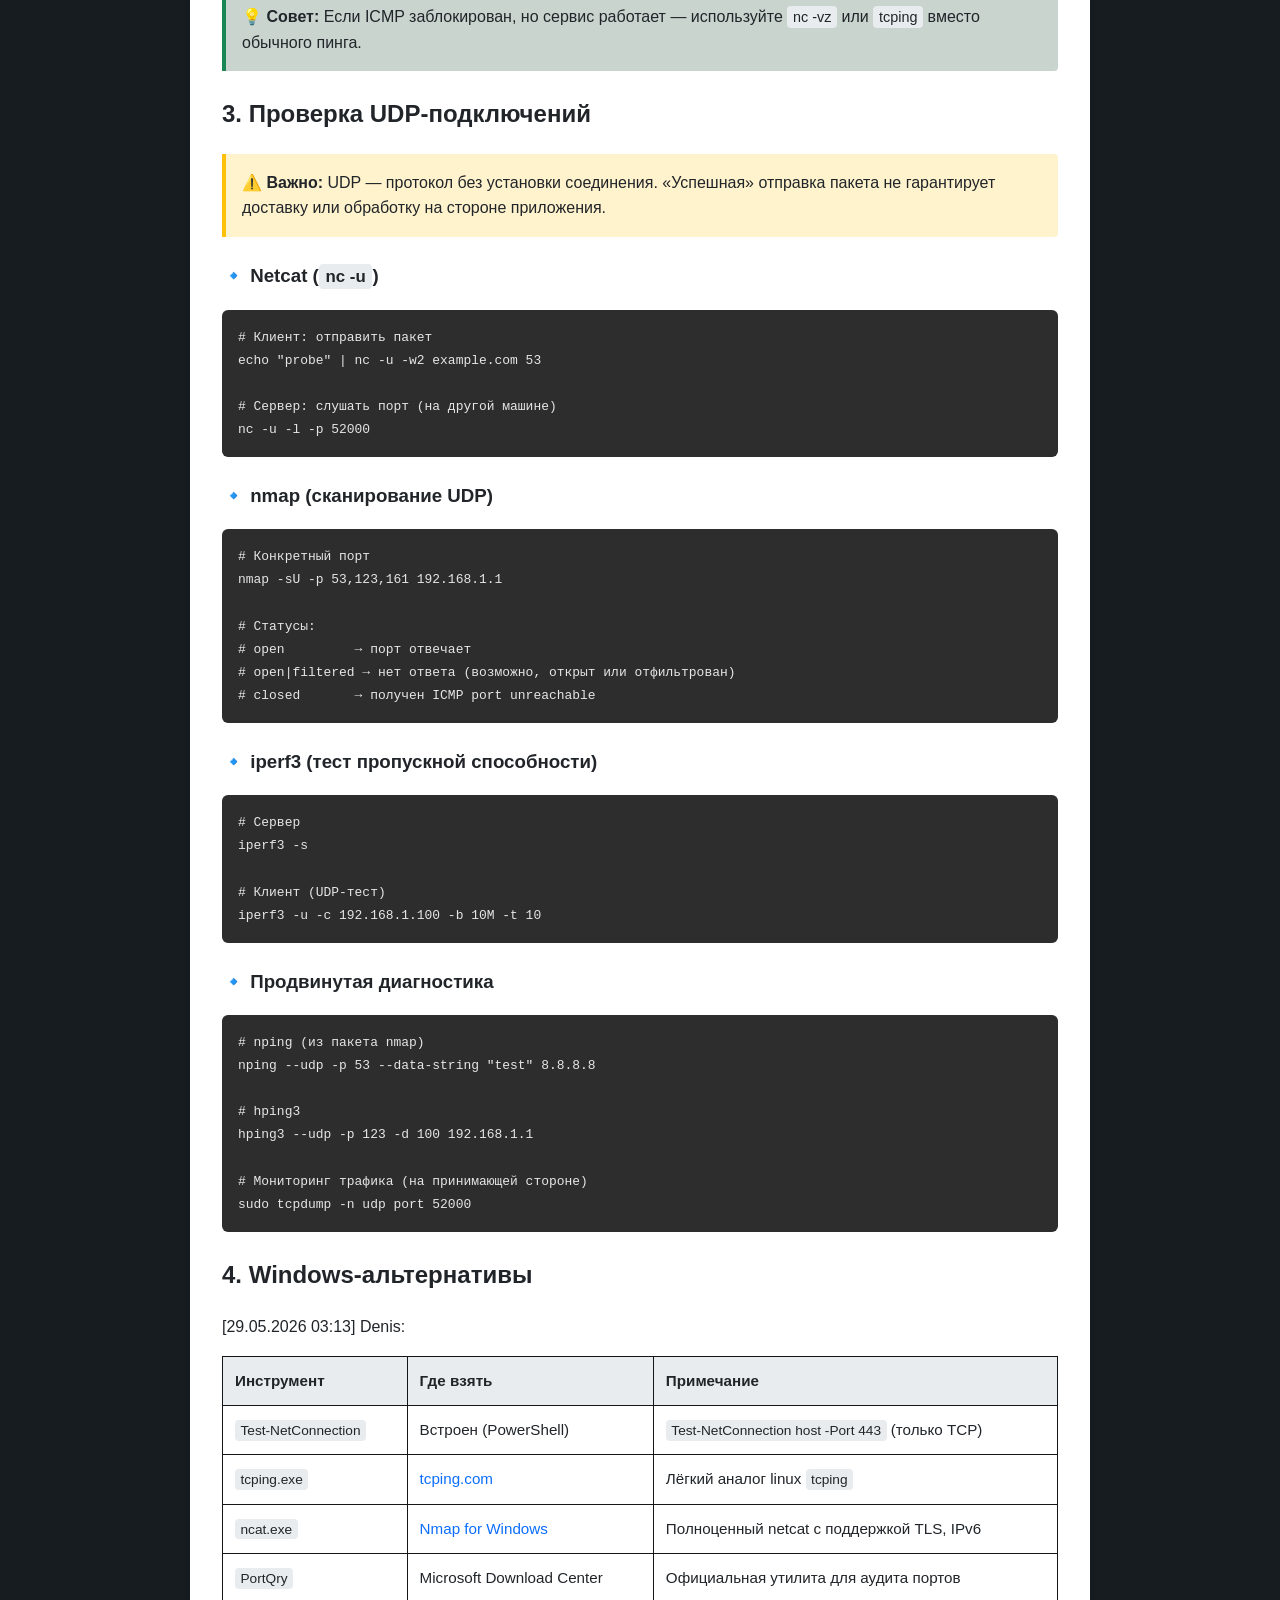
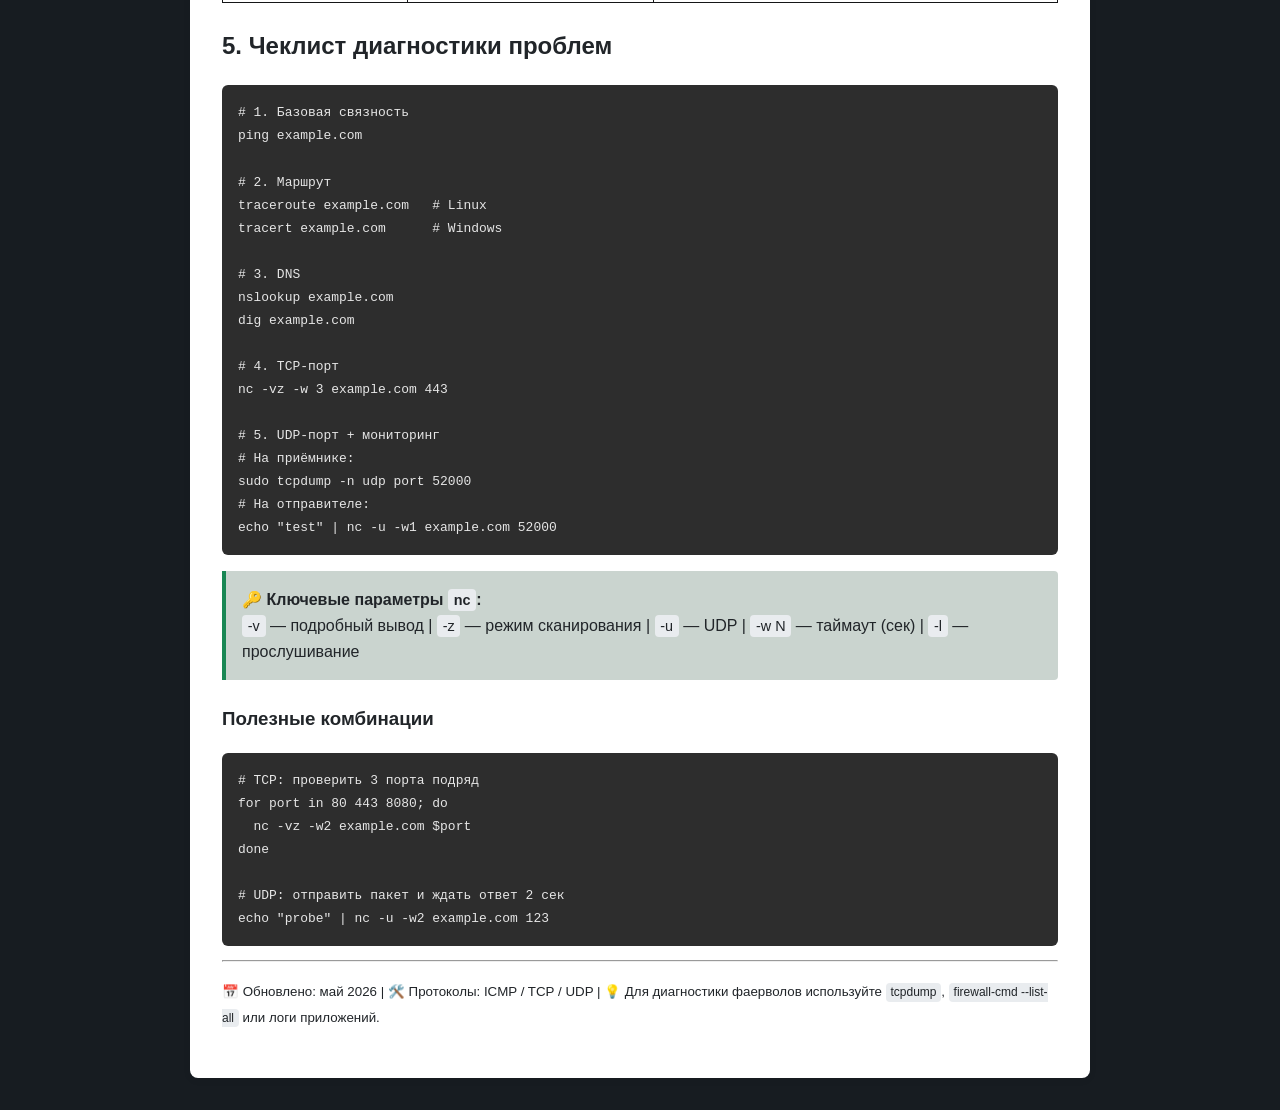
<file: tcp_udp_diagnostic.html>
<!DOCTYPE html>
<html lang="ru">
<head>
    <meta charset="UTF-8">
    <meta name="viewport" content="width=device-width, initial-scale=1.0">
    <title>Мануал: Диагностика TCP и UDP подключений</title>
    <style>
        :root {
            --bg: #171c21;
            --text: #212529;
            --accent: #0d6efd;
            --code-bg: #2d2d2d;
            --code-text: #e6e6e6;
            --warning-bg: #fff3cd;
            --warning-border: #ffc107;
            --tip-bg: #cad4cf;
            --tip-border: #198754;
            --table-border: #151617;
            --table-hover: #18191b;
        }
        * { box-sizing: border-box; }
        body {
            font-family: -apple-system, BlinkMacSystemFont, "Segoe UI", Roboto, Helvetica, Arial, sans-serif;
            line-height: 1.6;
            color: var(--text);
            background: var(--bg);
            margin: 0;
            padding: 2rem 1rem;
        }
        .container {
            max-width: 900px;
            margin: 0 auto;
            background: #fff;
            padding: 2rem;
            border-radius: 8px;
            box-shadow: 0 2px 8px rgba(0,0,0,0.05);
        }
        h1, h2, h3 { margin-top: 1.5rem; }
        h1 { border-bottom: 2px solid var(--accent); padding-bottom: 0.5rem; }
        a { color: var(--accent); text-decoration: none; }
        a:hover { text-decoration: underline; }
        table {
            width: 100%;
            border-collapse: collapse;
            margin: 1rem 0;
            font-size: 0.95rem;
        }
        th, td {
            border: 1px solid var(--table-border);
            padding: 0.75rem;            text-align: left;
        }
        th { background: #e9ecef; }
        tr:hover { background: var(--table-hover); }
        pre {
            background: var(--code-bg);
            color: var(--code-text);
            padding: 1rem;
            border-radius: 6px;
            overflow-x: auto;
            font-family: "SFMono-Regular", Consolas, "Liberation Mono", Menlo, monospace;
            font-size: 0.9rem;
        }
        code {
            background: #e9ecef;
            padding: 0.2em 0.4em;
            border-radius: 4px;
            font-family: inherit;
            font-size: 0.9em;
        }
        pre code { background: none; padding: 0; }
        .note, .warning, .tip {
            padding: 1rem;
            margin: 1rem 0;
            border-left: 4px solid;
            border-radius: 0 4px 4px 0;
        }
        .warning { background: var(--warning-bg); border-color: var(--warning-border); }
        .tip { background: var(--tip-bg); border-color: var(--tip-border); }
        .badge {
            display: inline-block;
            padding: 0.25em 0.5em;
            font-size: 0.8em;
            border-radius: 4px;
            background: #6c757d;
            color: #fff;
        }
        .badge-tcp { background: #0d6efd; }
        .badge-udp { background: #198754; }
        .badge-icmp { background: #dc3545; }
        @media (max-width: 600px) {
            .container { padding: 1rem; }
            table { font-size: 0.85rem; }
        }
    </style>
</head>
<body>
<div class="container">
    <header>
        <h1>📘 Мануал: Диагностика TCP и UDP подключений</h1>        <p>Полный справочник по проверке доступности сервисов, трассировке маршрутов и диагностике сетевых проблем с использованием стандартных и продвинутых утилит.</p>
    </header>

    <nav>
        <p><strong>Оглавление:</strong>
        <a href="#default-tools">1. Базовые утилиты (ping, traceroute, mtr)</a> |
        <a href="#tcp">2. Проверка TCP</a> |
        <a href="#udp">3. Проверка UDP</a> |
        <a href="#windows">4. Windows-альтернативы</a> |
        <a href="#checklist">5. Чеклист диагностики</a>
        </p>
    </nav>
<section id="default-tools">
        <h2>1. Базовые утилиты: какие протоколы они используют?</h2>
        <table>
            <thead>
                <tr><th>Утилита</th><th>По умолчанию</th><th>Может использовать TCP?</th><th>Примечание</th></tr>
            </thead>
            <tbody>
                <tr><td><code>ping</code></td><td><span class="badge badge-icmp">ICMP Echo</span></td><td>❌ Нет (стандарт)</td><td>Работает на сетевом уровне. Не использует порты.</td></tr>
                <tr><td><code>traceroute</code> (Linux)</td><td><span class="badge badge-udp">UDP 33434+</span></td><td>✅ Да (<code>-T</code> / <code>-P tcp</code>)</td><td>Windows <code>tracert</code> использует ICMP.</td></tr>
                <tr><td><code>mtr</code></td><td><span class="badge badge-icmp">ICMP</span> / <span class="badge badge-udp">UDP</span></td><td>✅ Да (в некоторых форках)</td><td>Комбинирует ping + traceroute. IPv6 → ICMPv6.</td></tr>
            </tbody>
        </table>
        <div class="warning">
            <strong>⚠️ Почему не TCP по умолчанию?</strong><br>
            TCP требует трёхэтапного рукопожатия, что добавляет задержку и может давать ложные результаты при закрытых портах. ICMP/UDP созданы именно для диагностики связности без установки сессии.
        </div>
    </section>

    <section id="tcp">
        <h2>2. Проверка TCP-подключений</h2>
        <h3>🔹 Netcat (<code>nc</code>)</h3>
        <pre><code># Быстрая проверка порта
nc -vz example.com 443

# С отправкой данных (HTTP-запрос)
printf "HEAD / HTTP/1.1\r\nHost: example.com\r\n\r\n" | nc example.com 80</code></pre>

        <h3>🔹 Telnet</h3>
        <pre><code>telnet example.com 22
# Успешное подключение → порт открыт
# "Connection refused" → порт закрыт
# Таймаут → возможная блокировка фаерволом</code></pre>

        <h3>🔹 curl (для HTTP/HTTPS)</h3>
        <pre><code>curl -v --connect-timeout 5 https://example.com:443
# Вывод покажет этапы TCP handshake, TLS negotiation и ответ сервера</code></pre>
        <h3>🔹 tcping (ICMP-альтернатива для портов)</h3>
        <pre><code>tcping example.com 443
# Работает как ping, но измеряет задержку до TCP-порта</code></pre>

        <div class="tip">
            <strong>💡 Совет:</strong> Если ICMP заблокирован, но сервис работает — используйте <code>nc -vz</code> или <code>tcping</code> вместо обычного пинга.
        </div>
    </section>

    <section id="udp">
        <h2>3. Проверка UDP-подключений</h2>
        <div class="warning">
            <strong>⚠️ Важно:</strong> UDP — протокол без установки соединения. «Успешная» отправка пакета не гарантирует доставку или обработку на стороне приложения.
        </div>

        <h3>🔹 Netcat (<code>nc -u</code>)</h3>
        <pre><code># Клиент: отправить пакет
echo "probe" | nc -u -w2 example.com 53

# Сервер: слушать порт (на другой машине)
nc -u -l -p 52000</code></pre>

        <h3>🔹 nmap (сканирование UDP)</h3>
        <pre><code># Конкретный порт
nmap -sU -p 53,123,161 192.168.1.1

# Статусы:
# open         → порт отвечает
# open|filtered → нет ответа (возможно, открыт или отфильтрован)
# closed       → получен ICMP port unreachable</code></pre>

        <h3>🔹 iperf3 (тест пропускной способности)</h3>
        <pre><code># Сервер
iperf3 -s

# Клиент (UDP-тест)
iperf3 -u -c 192.168.1.100 -b 10M -t 10</code></pre>

        <h3>🔹 Продвинутая диагностика</h3>
        <pre><code># nping (из пакета nmap)
nping --udp -p 53 --data-string "test" 8.8.8.8

# hping3
hping3 --udp -p 123 -d 100 192.168.1.1

# Мониторинг трафика (на принимающей стороне)
sudo tcpdump -n udp port 52000</code></pre>
    </section>

    <section id="windows">        <h2>4. Windows-альтернативы</h2>
        <table>
            <thead>
                <tr><th>Инструмент</th><th>Где взять</th><th>Примечание</th></tr>
[29.05.2026 03:13] Denis: </thead>
            <tbody>
                <tr><td><code>Test-NetConnection</code></td><td>Встроен (PowerShell)</td><td><code>Test-NetConnection host -Port 443</code> (только TCP)</td></tr>
                <tr><td><code>tcping.exe</code></td><td><a href="https://tcping.com/" target="_blank">tcping.com</a></td><td>Лёгкий аналог linux <code>tcping</code></td></tr>
                <tr><td><code>ncat.exe</code></td><td><a href="https://nmap.org/download.html" target="_blank">Nmap for Windows</a></td><td>Полноценный netcat с поддержкой TLS, IPv6</td></tr>
                <tr><td><code>PortQry</code></td><td>Microsoft Download Center</td><td>Официальная утилита для аудита портов</td></tr>
            </tbody>
        </table>
    </section>

    <section id="checklist">
        <h2>5. Чеклист диагностики проблем</h2>
        <pre><code># 1. Базовая связность
ping example.com

# 2. Маршрут
traceroute example.com   # Linux
tracert example.com      # Windows

# 3. DNS
nslookup example.com
dig example.com

# 4. TCP-порт
nc -vz -w 3 example.com 443

# 5. UDP-порт + мониторинг
# На приёмнике:
sudo tcpdump -n udp port 52000
# На отправителе:
echo "test" | nc -u -w1 example.com 52000</code></pre>

        <div class="tip">
            <strong>🔑 Ключевые параметры <code>nc</code>:</strong><br>
            <code>-v</code> — подробный вывод | <code>-z</code> — режим сканирования | <code>-u</code> — UDP | <code>-w N</code> — таймаут (сек) | <code>-l</code> — прослушивание
        </div>

        <h3>Полезные комбинации</h3>
        <pre><code># TCP: проверить 3 порта подряд
for port in 80 443 8080; do
  nc -vz -w2 example.com $port
done

# UDP: отправить пакет и ждать ответ 2 сек
echo "probe" | nc -u -w2 example.com 123</code></pre>
    </section>
    <footer>
        <hr>
        <p><small>📅 Обновлено: май 2026 | 🛠️ Протоколы: ICMP / TCP / UDP | 💡 Для диагностики фаерволов используйте <code>tcpdump</code>, <code>firewall-cmd --list-all</code> или логи приложений.</small></p>
    </footer>
</div>
</body>
</html>
</file>
